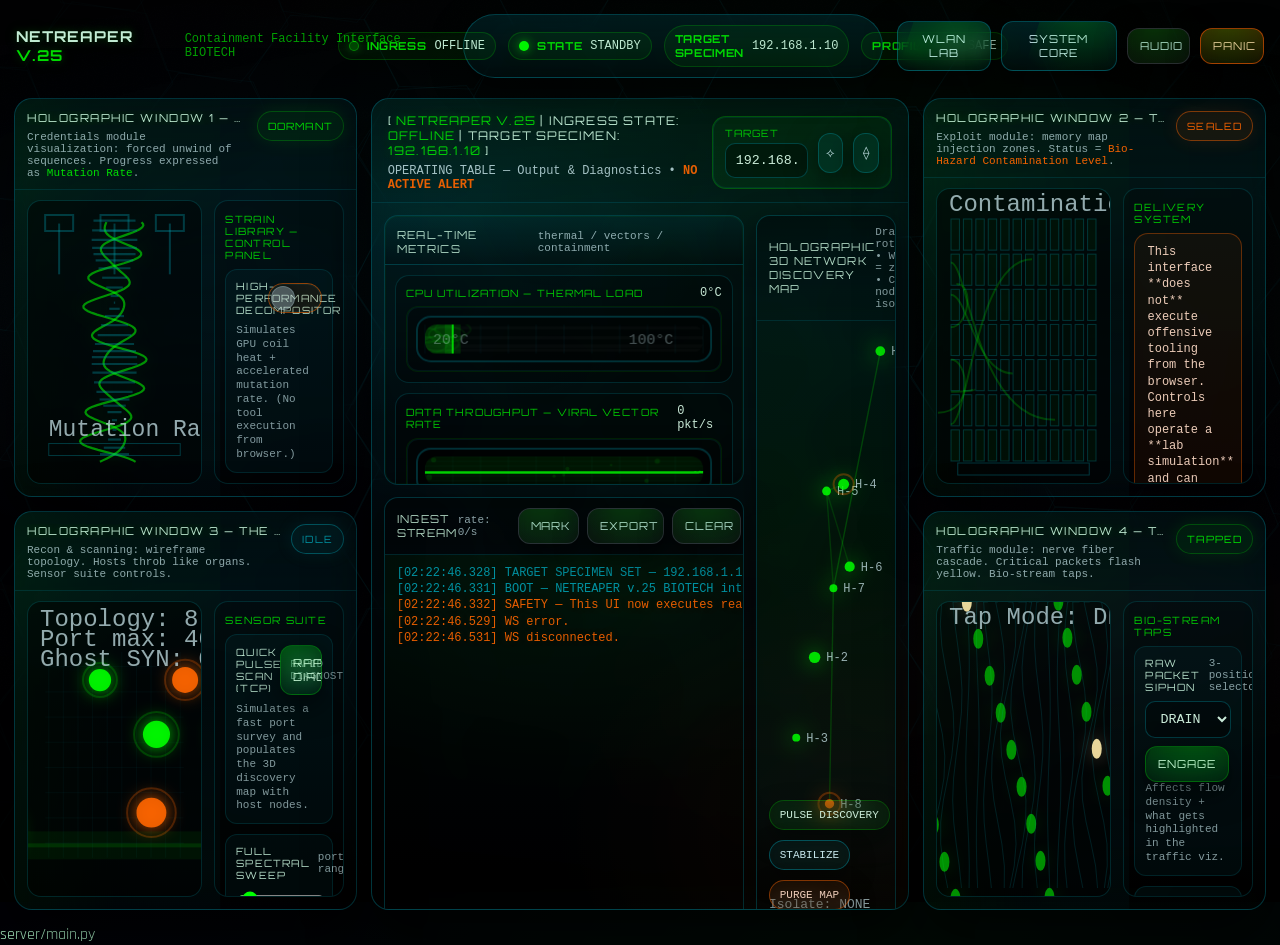
<file: gui/index.html>
<!doctype html>
<html lang="en">
<head>
  <meta charset="utf-8"/>
  <meta name="viewport" content="width=device-width,initial-scale=1"/>
  <meta name="color-scheme" content="dark"/>
  <title>NETREAPER v.25 — BIOTECH Containment Interface</title>

  <!-- Fonts (online). If offline, it falls back to system fonts. -->
  <link rel="preconnect" href="https://fonts.googleapis.com">
  <link rel="preconnect" href="https://fonts.gstatic.com" crossorigin>
  <link href="https://fonts.googleapis.com/css2?family=Orbitron:wght@500;700&family=Rajdhani:wght@400;600&display=swap" rel="stylesheet">

  <style>
    :root{
      --bg:#010105;
      --ink:#b6ffd1;
      --green:#00ff00;
      --greenDim: rgba(0,255,0,.55);
      --greenSoft: rgba(0,255,0,.15);
      --cyan:#0099AA;
      --cyanDim: rgba(0,153,170,.35);
      --orange:#ff6600;
      --orangeDim: rgba(255,102,0,.35);
      --steel: rgba(180,210,220,.18);
      --panel: rgba(2, 6, 10, .72);
      --panel2: rgba(0, 10, 16, .52);
      --glass: rgba(5, 25, 30, .22);
      --shadow: 0 22px 60px rgba(0,0,0,.65);
      --shadow2: 0 10px 30px rgba(0,0,0,.55);
      --line: rgba(0,153,170,.55);
      --line2: rgba(0,255,0,.32);
      --warn: rgba(255,102,0,.9);
      --radius: 18px;
      --radius2: 14px;
      --mono: ui-monospace, SFMono-Regular, Menlo, Monaco, Consolas, "Liberation Mono", "Courier New", monospace;
      --ui: "Rajdhani", system-ui, -apple-system, Segoe UI, Roboto, Ubuntu, Cantarell, "Helvetica Neue", Arial;
      --label: "Orbitron", system-ui, -apple-system, Segoe UI, Roboto, Ubuntu, Cantarell, "Helvetica Neue", Arial;
      --bloom: 0 0 10px rgba(0,255,0,.25), 0 0 26px rgba(0,255,0,.14);
    }

    *{box-sizing:border-box}
    html,body{height:100%}
    body{
      margin:0;
      background: radial-gradient(1200px 700px at 70% 10%, rgba(0,255,0,.04), transparent 60%),
                  radial-gradient(900px 500px at 15% 30%, rgba(0,153,170,.06), transparent 55%),
                  radial-gradient(900px 500px at 80% 80%, rgba(255,102,0,.04), transparent 55%),
                  var(--bg);
      color:var(--ink);
      font-family:var(--ui);
      overflow:hidden;
    }

    /* Substrate layers */
    #substrate{
      position:fixed; inset:0;
      pointer-events:none;
      z-index:0;
    }
    #substrate canvas{
      position:absolute; inset:0;
      width:100%; height:100%;
      opacity:.85;
      filter: saturate(110%) contrast(105%);
    }
    #substrate .vignette{
      position:absolute; inset:-2px;
      background:
        radial-gradient(1200px 800px at 50% 35%, transparent 35%, rgba(0,0,0,.55) 75%),
        radial-gradient(900px 600px at 15% 80%, rgba(0,0,0,.35), transparent 60%),
        linear-gradient(180deg, rgba(0,0,0,.55), transparent 30%, transparent 70%, rgba(0,0,0,.7));
      mix-blend-mode:multiply;
    }
    #substrate .scanlines{
      position:absolute; inset:0;
      background: repeating-linear-gradient(180deg, rgba(0,0,0,.0) 0px, rgba(0,0,0,.0) 2px, rgba(0,0,0,.12) 3px);
      opacity:.24;
      mix-blend-mode:overlay;
    }
    #substrate .noise{
      position:absolute; inset:0;
      background-image:url('data:image/svg+xml;utf8,<svg xmlns="http://www.w3.org/2000/svg" width="160" height="160"><filter id="n"><feTurbulence type="fractalNoise" baseFrequency="0.9" numOctaves="2" stitchTiles="stitch"/></filter><rect width="160" height="160" filter="url(%23n)" opacity="0.22"/></svg>');
      opacity:.08;
      mix-blend-mode:screen;
      filter: contrast(110%);
      animation: noiseShift 6s linear infinite;
    }
    @keyframes noiseShift { 0%{transform:translate(0,0)} 100%{transform:translate(60px,-40px)} }

    /* Top bar */
    .topbar{
      position:relative;
      z-index:5;
      display:flex;
      align-items:center;
      justify-content:space-between;
      gap:14px;
      padding:14px 16px 10px 16px;
    }
    .brand{
      display:flex; align-items:baseline; gap:12px;
      min-width:260px;
    }
    .brand .title{
      font-family:var(--label);
      font-weight:700;
      letter-spacing:.09em;
      text-transform:uppercase;
      font-size:15px;
      color:rgba(210,255,230,.92);
      text-shadow: var(--bloom);
    }
    .brand .sub{
      font-family:var(--mono);
      font-size:12px;
      color:rgba(0,255,0,.65);
      opacity:.95;
    }
    .statusline{
      flex:1;
      display:flex;
      align-items:center;
      justify-content:center;
      gap:12px;
      padding:10px 12px;
      background: linear-gradient(180deg, rgba(0,153,170,.15), rgba(0,153,170,.06));
      border:1px solid rgba(0,153,170,.35);
      border-radius: 999px;
      box-shadow: var(--shadow2);
      backdrop-filter: blur(10px);
      min-width: 420px;
      max-width: 900px;
    }
    .pill{
      display:inline-flex;
      align-items:center;
      gap:8px;
      padding:6px 10px;
      border-radius: 999px;
      border:1px solid rgba(0,255,0,.18);
      background: rgba(0,255,0,.06);
      font-family:var(--mono);
      font-size:12px;
      color:rgba(210,255,230,.9);
    }
    .pill b{
      font-family:var(--label);
      letter-spacing:.06em;
      font-size:11px;
      color:rgba(0,255,0,.82);
      font-weight:700;
    }
    .led{
      width:10px; height:10px;
      border-radius: 999px;
      background: rgba(0,255,0,.22);
      box-shadow: 0 0 8px rgba(0,255,0,.25);
      border:1px solid rgba(0,255,0,.35);
      position:relative;
    }
    .led.on{
      background: rgba(0,255,0,.95);
      box-shadow: 0 0 10px rgba(0,255,0,.55), 0 0 26px rgba(0,255,0,.22);
    }
    .led.warn{
      background: rgba(255,102,0,.85);
      box-shadow: 0 0 10px rgba(255,102,0,.45), 0 0 22px rgba(255,102,0,.2);
      border-color: rgba(255,102,0,.65);
    }

    .controlsRight{
      display:flex;
      align-items:center;
      justify-content:flex-end;
      gap:10px;
      min-width:260px;
    }

    .btn{
      appearance:none;
      border:none;
      cursor:pointer;
      user-select:none;
      background: linear-gradient(180deg, rgba(0,255,0,.12), rgba(0,255,0,.05));
      border:1px solid rgba(0,255,0,.28);
      color:rgba(220,255,235,.92);
      border-radius: 12px;
      padding:10px 12px;
      font-family:var(--label);
      text-transform:uppercase;
      letter-spacing:.09em;
      font-size:11px;
      box-shadow: var(--shadow2);
      backdrop-filter: blur(10px);
      position:relative;
      overflow:hidden;
    }
    .btn:before{
      content:"";
      position:absolute; inset:-40px -40px auto auto;
      width:120px; height:120px;
      background: radial-gradient(circle at 30% 30%, rgba(0,255,0,.22), transparent 60%);
      transform: rotate(18deg);
      opacity:.8;
    }
    .btn:hover{ transform: translateY(-1px); }
    .btn:active{ transform: translateY(0px); }
    .btn.secondary{
      background: linear-gradient(180deg, rgba(0,153,170,.18), rgba(0,153,170,.06));
      border-color: rgba(0,153,170,.42);
      color:rgba(215,250,255,.9);
    }
    .btn.danger{
      background: linear-gradient(180deg, rgba(255,102,0,.22), rgba(255,102,0,.08));
      border-color: rgba(255,102,0,.55);
      color:rgba(255,200,170,.95);
    }
    .btn.ghost{
      background: rgba(255,255,255,.03);
      border-color: rgba(180,210,220,.18);
      color:rgba(210,240,245,.85);
    }

    /* Main layout */
    .grid{
      position:relative;
      z-index:4;
      height: calc(100% - 64px);
      display:grid;
      grid-template-columns: 1.05fr 1.65fr 1.05fr;
      grid-template-rows: 1fr 1fr;
      gap:14px;
      padding: 10px 14px 14px 14px;
    }

    /* Central operating table spans both rows */
    .central{
      grid-column:2;
      grid-row:1 / span 2;
      border-radius: var(--radius);
      background: linear-gradient(180deg, rgba(0,153,170,.12), rgba(0,0,0,.22));
      border:1px solid rgba(0,153,170,.35);
      box-shadow: var(--shadow);
      backdrop-filter: blur(12px);
      position:relative;
      overflow:hidden;
    }

    .central:after{
      content:"";
      position:absolute; inset:0;
      background:
        radial-gradient(900px 500px at 50% -10%, rgba(0,255,0,.12), transparent 55%),
        radial-gradient(500px 400px at 10% 10%, rgba(0,153,170,.15), transparent 60%),
        radial-gradient(500px 400px at 90% 90%, rgba(255,102,0,.08), transparent 60%);
      opacity:.65;
      pointer-events:none;
      mix-blend-mode:screen;
    }

    .centralHeader{
      position:relative;
      z-index:2;
      display:flex;
      align-items:center;
      justify-content:space-between;
      padding: 14px 16px 10px 16px;
      border-bottom: 1px solid rgba(0,153,170,.25);
      background: linear-gradient(180deg, rgba(0,0,0,.35), rgba(0,0,0,.05));
    }
    .centralHeader .h{
      display:flex; flex-direction:column; gap:6px;
    }
    .centralHeader .h .line1{
      font-family:var(--label);
      letter-spacing:.10em;
      text-transform:uppercase;
      font-size:12px;
      color:rgba(210,255,230,.88);
    }
    .centralHeader .h .line1 span{
      color:rgba(0,255,0,.78);
      text-shadow: var(--bloom);
    }
    .centralHeader .h .line2{
      font-family:var(--mono);
      font-size:12px;
      color:rgba(210,240,245,.78);
    }
    .centralHeader .h .line2 b{
      color:rgba(255,102,0,.9);
      font-weight:700;
    }
    .targetBox{
      display:flex;
      align-items:center;
      gap:10px;
      padding: 10px 12px;
      border-radius: 14px;
      border:1px solid rgba(0,255,0,.22);
      background: rgba(0,255,0,.06);
      box-shadow: 0 0 0 1px rgba(0,153,170,.12) inset;
    }
    .targetBox label{
      font-family:var(--label);
      font-size:10px;
      letter-spacing:.11em;
      text-transform:uppercase;
      color:rgba(0,255,0,.75);
    }
    .targetBox input{
      width: 190px;
      padding: 9px 10px;
      border-radius: 10px;
      border:1px solid rgba(0,153,170,.35);
      background: rgba(0,0,0,.35);
      color: rgba(220,255,235,.92);
      font-family:var(--mono);
      outline:none;
    }
    .targetBox input:focus{
      border-color: rgba(0,255,0,.35);
      box-shadow: 0 0 0 3px rgba(0,255,0,.12);
    }
    .smallIconBtn{
      width:40px; height:40px;
      border-radius: 12px;
      border:1px solid rgba(0,153,170,.35);
      background: rgba(0,153,170,.10);
      color:rgba(210,240,245,.88);
      cursor:pointer;
      display:grid; place-items:center;
      box-shadow: var(--shadow2);
    }
    .smallIconBtn:hover{ transform: translateY(-1px); }
    .smallIconBtn:active{ transform: translateY(0px); }

    /* Central split: metrics + terminal + map */
    .centralBody{
      position:relative;
      z-index:2;
      height: calc(100% - 78px);
      display:grid;
      grid-template-columns: 360px 1fr;
      grid-template-rows: 270px 1fr;
      gap:12px;
      padding: 12px;
    }

    .metrics{
      grid-column:1;
      grid-row:1;
      border-radius: var(--radius2);
      background: rgba(0,0,0,.26);
      border:1px solid rgba(0,153,170,.30);
      box-shadow: 0 0 0 1px rgba(0,255,0,.05) inset;
      overflow:hidden;
      position:relative;
    }
    .metricsHeader{
      padding: 12px 12px 8px 12px;
      display:flex;
      align-items:center;
      justify-content:space-between;
      border-bottom: 1px solid rgba(0,153,170,.22);
      background: linear-gradient(180deg, rgba(0,153,170,.10), rgba(0,0,0,.12));
    }
    .metricsHeader .t{
      font-family:var(--label);
      font-size:11px;
      letter-spacing:.12em;
      text-transform:uppercase;
      color:rgba(210,255,230,.82);
    }
    .metricsHeader .sub{
      font-family:var(--mono);
      font-size:11px;
      color:rgba(210,240,245,.68);
    }
    .metricsGrid{
      padding: 10px;
      display:grid;
      grid-template-columns: 1fr;
      gap:10px;
    }
    .gaugeCard{
      border-radius: 14px;
      border:1px solid rgba(0,153,170,.22);
      background: linear-gradient(180deg, rgba(0,0,0,.22), rgba(0,0,0,.35));
      padding:10px;
      position:relative;
      overflow:hidden;
    }
    .gaugeCard .label{
      display:flex; align-items:center; justify-content:space-between;
      gap:12px;
      margin-bottom:6px;
    }
    .gaugeCard .label .name{
      font-family:var(--label);
      font-size:10px;
      letter-spacing:.11em;
      text-transform:uppercase;
      color:rgba(0,255,0,.78);
    }
    .gaugeCard .label .value{
      font-family:var(--mono);
      font-size:12px;
      color:rgba(220,255,235,.9);
    }
    .gaugeCard canvas{
      width:100%; height:66px;
      display:block;
      border-radius: 12px;
      background: rgba(0,0,0,.22);
      border:1px solid rgba(0,255,0,.10);
      box-shadow: 0 0 0 1px rgba(0,153,170,.10) inset;
    }

    .terminal{
      grid-column:1;
      grid-row:2;
      border-radius: var(--radius2);
      background: rgba(0,0,0,.28);
      border:1px solid rgba(0,153,170,.30);
      box-shadow: var(--shadow2);
      overflow:hidden;
      display:flex;
      flex-direction:column;
      min-height: 0;
    }
    .terminalHeader{
      padding: 10px 12px;
      display:flex;
      align-items:center;
      justify-content:space-between;
      border-bottom: 1px solid rgba(0,153,170,.22);
      background: linear-gradient(180deg, rgba(0,0,0,.25), rgba(0,0,0,.05));
    }
    .terminalHeader .t{
      font-family:var(--label);
      font-size:11px;
      letter-spacing:.12em;
      text-transform:uppercase;
      color:rgba(210,255,230,.82);
    }
    .terminalHeader .bar{
      display:flex; gap:8px; align-items:center;
    }
    .terminalHeader .bar .mini{
      font-family:var(--mono);
      font-size:11px;
      color:rgba(210,240,245,.70);
      opacity:.95;
    }
    .terminalBody{
      flex:1;
      min-height:0;
      padding: 10px 12px;
      font-family: var(--mono);
      font-size: 12px;
      line-height: 1.35;
      color: rgba(0,255,0,.86);
      text-shadow: 0 0 10px rgba(0,255,0,.12);
      overflow:auto;
      background: radial-gradient(700px 400px at 50% 0%, rgba(0,255,0,.06), transparent 60%);
    }
    .terminalBody .line{ white-space:pre; }
    .terminalBody .muted{ color: rgba(0,255,0,.52); }
    .terminalBody .warn{ color: rgba(255,102,0,.90); text-shadow: 0 0 12px rgba(255,102,0,.16);}
    .terminalBody .cyan{ color: rgba(0,153,170,.95); text-shadow:none; }
    .terminalBody .yellow{ color: rgba(255,235,170,.90); }

    .map{
      grid-column:2;
      grid-row:1 / span 2;
      border-radius: var(--radius2);
      background: rgba(0,0,0,.26);
      border:1px solid rgba(0,153,170,.30);
      box-shadow: var(--shadow2);
      overflow:hidden;
      position:relative;
      min-height:0;
    }
    .mapHeader{
      position:absolute; left:0; right:0; top:0;
      padding: 10px 12px;
      display:flex;
      align-items:center;
      justify-content:space-between;
      border-bottom: 1px solid rgba(0,153,170,.22);
      background: linear-gradient(180deg, rgba(0,0,0,.35), rgba(0,0,0,.05));
      z-index:3;
    }
    .mapHeader .t{
      font-family:var(--label);
      font-size:11px;
      letter-spacing:.12em;
      text-transform:uppercase;
      color:rgba(210,255,230,.82);
    }
    .mapHeader .hint{
      font-family:var(--mono);
      font-size:11px;
      color:rgba(210,240,245,.66);
    }
    .map canvas{
      position:absolute; inset:0;
      width:100%; height:100%;
    }
    .mapOverlay{
      position:absolute; left:12px; bottom:12px;
      display:flex; gap:10px; flex-wrap:wrap;
      z-index:4;
      pointer-events:auto;
    }
    .chip{
      display:inline-flex; align-items:center; gap:8px;
      padding: 8px 10px;
      border-radius: 999px;
      border:1px solid rgba(0,255,0,.22);
      background: rgba(0,255,0,.06);
      font-family:var(--mono);
      font-size:11px;
      color:rgba(220,255,235,.92);
      cursor:pointer;
      user-select:none;
      box-shadow: 0 10px 26px rgba(0,0,0,.4);
      backdrop-filter: blur(10px);
    }
    .chip:hover{ transform: translateY(-1px); }
    .chip:active{ transform: translateY(0); }
    .chip.orange{
      border-color: rgba(255,102,0,.45);
      background: rgba(255,102,0,.08);
      color: rgba(255,220,200,.92);
    }
    .chip.cyan{
      border-color: rgba(0,153,170,.45);
      background: rgba(0,153,170,.08);
      color: rgba(215,250,255,.92);
    }

    /* Holographic windows */
    .holo{
      border-radius: var(--radius);
      background: linear-gradient(180deg, rgba(0,153,170,.12), rgba(0,0,0,.24));
      border:1px solid rgba(0,153,170,.32);
      box-shadow: var(--shadow);
      backdrop-filter: blur(12px);
      position:relative;
      overflow:hidden;
      min-height:0;
      display:flex;
      flex-direction:column;
    }
    .holo:before{
      content:"";
      position:absolute; inset:-2px;
      background:
        linear-gradient(90deg, transparent 0%, rgba(0,255,0,.08) 35%, transparent 70%),
        radial-gradient(500px 200px at 30% 10%, rgba(0,255,0,.10), transparent 70%),
        radial-gradient(400px 240px at 90% 90%, rgba(0,153,170,.10), transparent 70%);
      opacity:.45;
      transform: translateX(-40%);
      animation: holoSweep 8s ease-in-out infinite;
      pointer-events:none;
      mix-blend-mode:screen;
    }
    @keyframes holoSweep{
      0%{transform: translateX(-55%)}
      50%{transform: translateX(0%)}
      100%{transform: translateX(-55%)}
    }

    .holoHeader{
      position:relative;
      z-index:2;
      padding: 12px 12px 10px 12px;
      border-bottom: 1px solid rgba(0,153,170,.22);
      display:flex;
      align-items:flex-start;
      justify-content:space-between;
      gap:10px;
      background: linear-gradient(180deg, rgba(0,0,0,.30), rgba(0,0,0,.05));
    }
    .holoHeader .left{
      display:flex; flex-direction:column; gap:6px;
      min-width:0;
    }
    .holoHeader .name{
      font-family:var(--label);
      font-size:11px;
      letter-spacing:.14em;
      text-transform:uppercase;
      color:rgba(210,255,230,.88);
      text-shadow: var(--bloom);
      white-space:nowrap;
      overflow:hidden;
      text-overflow:ellipsis;
    }
    .holoHeader .desc{
      font-family:var(--mono);
      font-size:11px;
      color:rgba(210,240,245,.68);
      max-width: 95%;
    }
    .holoHeader .badge{
      font-family:var(--label);
      font-size:10px;
      letter-spacing:.11em;
      text-transform:uppercase;
      padding: 8px 10px;
      border-radius: 999px;
      border:1px solid rgba(0,255,0,.22);
      background: rgba(0,255,0,.06);
      color:rgba(0,255,0,.85);
      box-shadow: 0 0 18px rgba(0,255,0,.10);
      user-select:none;
      white-space:nowrap;
    }
    .holoHeader .badge.orange{
      border-color: rgba(255,102,0,.45);
      background: rgba(255,102,0,.08);
      color: rgba(255,102,0,.95);
      box-shadow: 0 0 18px rgba(255,102,0,.10);
    }
    .holoHeader .badge.cyan{
      border-color: rgba(0,153,170,.45);
      background: rgba(0,153,170,.08);
      color: rgba(0,153,170,.95);
      box-shadow: 0 0 18px rgba(0,153,170,.10);
    }

    .holoBody{
      position:relative;
      z-index:2;
      padding: 10px 12px 12px 12px;
      display:grid;
      grid-template-columns: 1.15fr .85fr;
      gap: 12px;
      min-height:0;
      overflow:hidden;
    }

    .viz{
      border-radius: 14px;
      border:1px solid rgba(0,153,170,.22);
      background: rgba(0,0,0,.22);
      overflow:hidden;
      position:relative;
      min-height: 180px;
    }
    .viz canvas{
      width:100%;
      height:100%;
      display:block;
    }
    .panel{
      border-radius: 14px;
      border:1px solid rgba(0,153,170,.22);
      background: rgba(0,0,0,.22);
      overflow:auto;
      min-height:0;
      padding: 10px;
    }
    .panel .sectionTitle{
      font-family:var(--label);
      font-size:10px;
      letter-spacing:.14em;
      text-transform:uppercase;
      color:rgba(0,255,0,.78);
      margin: 2px 0 8px 0;
    }

    .ctrl{
      border:1px solid rgba(0,153,170,.18);
      background: rgba(0,153,170,.06);
      border-radius: 12px;
      padding: 10px;
      margin-bottom:10px;
    }
    .ctrl .row{
      display:flex; align-items:center; justify-content:space-between;
      gap:10px;
      margin-bottom:8px;
    }
    .ctrl .row:last-child{ margin-bottom:0; }
    .ctrl .label{
      font-family:var(--label);
      text-transform:uppercase;
      letter-spacing:.12em;
      font-size:10px;
      color:rgba(210,255,230,.86);
      display:flex; align-items:center; gap:8px;
      min-width: 0;
    }
    .ctrl .label small{
      font-family:var(--mono);
      letter-spacing:0;
      text-transform:none;
      font-size:11px;
      color:rgba(210,240,245,.68);
      opacity:.95;
    }
    .ctrl .hint{
      font-family:var(--mono);
      font-size:11px;
      color:rgba(210,240,245,.62);
      line-height:1.25;
    }

    .toggle{
      display:inline-flex; align-items:center; gap:10px;
      user-select:none;
    }
    .switch{
      width: 54px; height: 30px;
      border-radius: 999px;
      border:1px solid rgba(0,255,0,.22);
      background: rgba(0,255,0,.06);
      position:relative;
      cursor:pointer;
      box-shadow: 0 0 0 1px rgba(0,153,170,.10) inset;
    }
    .switch .knob{
      width: 24px; height: 24px;
      border-radius: 999px;
      position:absolute; top:2px; left:2px;
      background: rgba(180,210,220,.35);
      border:1px solid rgba(180,210,220,.25);
      box-shadow: 0 0 12px rgba(0,0,0,.45);
      transition: transform .22s ease, background .22s ease, border-color .22s ease, box-shadow .22s ease;
    }
    .switch.on{
      border-color: rgba(0,255,0,.45);
      background: rgba(0,255,0,.10);
    }
    .switch.on .knob{
      transform: translateX(24px);
      background: rgba(0,255,0,.72);
      border-color: rgba(0,255,0,.35);
      box-shadow: 0 0 16px rgba(0,255,0,.20), 0 0 40px rgba(0,255,0,.12);
    }
    .switch.warn{
      border-color: rgba(255,102,0,.55);
      background: rgba(255,102,0,.08);
    }
    .switch.warn.on .knob{
      background: rgba(255,102,0,.85);
      border-color: rgba(255,102,0,.45);
      box-shadow: 0 0 18px rgba(255,102,0,.20), 0 0 44px rgba(255,102,0,.10);
    }

    .dialRow{
      display:grid;
      grid-template-columns: 1fr 1fr;
      gap:10px;
    }
    select, input[type="text"], input[type="number"], textarea{
      width:100%;
      padding: 9px 10px;
      border-radius: 10px;
      border:1px solid rgba(0,153,170,.35);
      background: rgba(0,0,0,.35);
      color: rgba(220,255,235,.92);
      font-family:var(--mono);
      outline:none;
    }
    textarea{ min-height: 120px; resize: vertical; }
    select:focus, input:focus, textarea:focus{
      border-color: rgba(0,255,0,.35);
      box-shadow: 0 0 0 3px rgba(0,255,0,.12);
    }
    .range{
      width:100%;
    }
    input[type="range"]{
      width:100%;
      accent-color: var(--green);
    }

    .btnRow{
      display:flex;
      flex-wrap:wrap;
      gap:10px;
      margin-top: 8px;
    }

    .microInset{
      border-radius: 12px;
      border:1px solid rgba(0,153,170,.22);
      background: rgba(0,0,0,.22);
      overflow:hidden;
      margin-top:10px;
    }
    .microInset .microHead{
      padding: 8px 10px;
      border-bottom:1px solid rgba(0,153,170,.18);
      display:flex;
      align-items:center;
      justify-content:space-between;
      background: rgba(0,0,0,.18);
    }
    .microInset .microHead .tt{
      font-family:var(--label);
      font-size:10px;
      letter-spacing:.12em;
      text-transform:uppercase;
      color:rgba(210,255,230,.82);
    }
    .microInset .microBody{
      padding:10px;
      font-family:var(--mono);
      font-size:11px;
      color:rgba(0,255,0,.75);
      max-height:110px;
      overflow:auto;
    }

    /* Positions for 6 windows */
    #w1{ grid-column:1; grid-row:1; }
    #w3{ grid-column:1; grid-row:2; }
    #w2{ grid-column:3; grid-row:1; }
    #w4{ grid-column:3; grid-row:2; }

    /* Footer / overlay */
    .toastWrap{
      position:fixed; left:14px; right:14px; bottom:12px;
      z-index:9;
      display:flex;
      justify-content:space-between;
      align-items:flex-end;
      gap:12px;
      pointer-events:none;
    }
    .toast{
      pointer-events:auto;
      max-width: 520px;
      border-radius: 14px;
      border:1px solid rgba(0,255,0,.22);
      background: rgba(0,0,0,.55);
      backdrop-filter: blur(10px);
      box-shadow: var(--shadow);
      padding: 10px 12px;
      display:none;
      animation: toastIn .25s ease-out both;
    }
    .toast.show{ display:block; }
    @keyframes toastIn{
      from{ transform: translateY(10px); opacity:0 }
      to{ transform: translateY(0px); opacity:1 }
    }
    .toast .t{
      font-family:var(--label);
      font-size:10px;
      letter-spacing:.12em;
      text-transform:uppercase;
      color:rgba(0,255,0,.82);
      margin-bottom: 6px;
    }
    .toast .msg{
      font-family:var(--mono);
      font-size:12px;
      color:rgba(220,255,235,.9);
      line-height:1.35;
    }
    .toast.orange{
      border-color: rgba(255,102,0,.45);
    }
    .toast.orange .t{ color: rgba(255,102,0,.95); }

    /* Modal */
    .modalBack{
      position:fixed; inset:0;
      background: rgba(0,0,0,.58);
      z-index:10;
      display:none;
      align-items:center;
      justify-content:center;
      padding:14px;
    }
    .modalBack.show{ display:flex; }
    .modal{
      width:min(980px, 100%);
      max-height: 92vh;
      border-radius: 18px;
      border:1px solid rgba(0,153,170,.45);
      background: rgba(0,0,0,.68);
      backdrop-filter: blur(14px);
      box-shadow: var(--shadow);
      overflow:hidden;
      display:flex;
      flex-direction:column;
    }
    .modalHead{
      padding: 12px 12px;
      display:flex;
      align-items:center;
      justify-content:space-between;
      gap:12px;
      border-bottom:1px solid rgba(0,153,170,.22);
      background: linear-gradient(180deg, rgba(0,153,170,.12), rgba(0,0,0,.18));
    }
    .modalHead .t{
      font-family:var(--label);
      font-size:11px;
      letter-spacing:.14em;
      text-transform:uppercase;
      color:rgba(210,255,230,.88);
    }
    .modalBody{
      padding: 12px;
      overflow:auto;
      display:grid;
      grid-template-columns: 1fr 1fr;
      gap:12px;
      min-height:0;
    }
    .modal .full{
      grid-column: 1 / -1;
    }
    .note{
      border-radius: 14px;
      border:1px solid rgba(255,102,0,.35);
      background: rgba(255,102,0,.06);
      padding: 10px 12px;
      color: rgba(255,220,200,.92);
      font-family:var(--mono);
      font-size:12px;
      line-height:1.35;
    }
    .kbd{
      padding: 2px 6px;
      border-radius: 8px;
      border:1px solid rgba(180,210,220,.18);
      background: rgba(255,255,255,.03);
      font-family: var(--mono);
      font-size:11px;
      color: rgba(215,250,255,.85);
      white-space:nowrap;
    }

    /* Window 5 & 6 live as modal "holograms" (to keep layout clean) */
    .legendRow{
      display:flex; gap:10px; flex-wrap:wrap;
      margin-top: 10px;
    }

    /* Scrollbars */
    ::-webkit-scrollbar{ width: 10px; height: 10px; }
    ::-webkit-scrollbar-track{ background: rgba(0,0,0,.2); }
    ::-webkit-scrollbar-thumb{ background: rgba(0,153,170,.25); border:1px solid rgba(0,153,170,.25); border-radius: 999px; }
    ::-webkit-scrollbar-thumb:hover{ background: rgba(0,153,170,.35); }

    /* Reduce motion */
    @media (prefers-reduced-motion: reduce){
      *{ animation:none !important; transition:none !important; }
    }
  </style>
</head>

<body>
  <!-- Substrate (hex lattice + circuit flashes) -->
  <div id="substrate" aria-hidden="true">
    <canvas id="hexCanvas"></canvas>
    <canvas id="circuitCanvas"></canvas>
    <div class="scanlines"></div>
    <div class="noise"></div>
    <div class="vignette"></div>
  </div>

  <!-- Top bar -->
  <div class="topbar">
    <div class="brand">
      <div class="title">NETREAPER <span style="color:rgba(0,255,0,.85)">v.25</span></div>
      <div class="sub">Containment Facility Interface — BIOTECH</div>
    </div>

    <div class="statusline" role="status" aria-live="polite">
      <div class="pill"><span class="led" id="ledIngress"></span><b>INGRESS</b> <span id="ingressText">OFFLINE</span></div>
      <div class="pill"><span class="led on" id="ledState"></span><b>STATE</b> <span id="stateText">STANDBY</span></div>
      <div class="pill"><b>TARGET SPECIMEN</b> <span id="targetLabel">—</span></div>
      <div class="pill"><b>PROFILE</b> <span id="profileLabel">LAB_SAFE</span></div>
    </div>

    <div class="controlsRight">
      <button class="btn secondary" id="btnWLAN" title="Open WLAN Vector Manipulation (Window 5)">WLAN LAB</button>
      <button class="btn secondary" id="btnCore" title="Open System Core & Configuration (Window 6)">SYSTEM CORE</button>
      <button class="btn ghost" id="btnAudio" title="Toggle ambience audio">AUDIO</button>
      <button class="btn danger" id="btnPanic" title="Emergency stop (local UI + log purge option)">PANIC</button>
    </div>
  </div>

  <!-- Main grid -->
  <div class="grid">

    <!-- WINDOW 1: Genome Sequencer -->
    <section class="holo" id="w1">
      <div class="holoHeader">
        <div class="left">
          <div class="name">HOLOGRAPHIC WINDOW 1 — THE GENOME SEQUENCER</div>
          <div class="desc">Credentials module visualization: forced unwind of sequences. Progress expressed as <span style="color:rgba(0,255,0,.85)">Mutation Rate</span>.</div>
        </div>
        <div class="badge" id="badgeW1">DORMANT</div>
      </div>

      <div class="holoBody">
        <div class="viz">
          <canvas id="vizGenome"></canvas>
        </div>
        <div class="panel">
          <div class="sectionTitle">STRAIN LIBRARY — CONTROL PANEL</div>

          <div class="ctrl">
            <div class="row">
              <div class="label">High-Performance Decompositor <small>GPU-style breaker</small></div>
              <div class="toggle">
                <div class="switch warn" id="swHashcatGPU" role="switch" aria-checked="false" tabindex="0" title="Simulates GPU heat coils and mutation acceleration"></div>
              </div>
            </div>
            <div class="hint">Simulates GPU coil heat + accelerated mutation rate. (No tool execution from browser.)</div>
          </div>

          <div class="ctrl">
            <div class="row">
              <div class="label">Rule-Set Mutation Array <small>selector dial</small></div>
            </div>
            <select id="selHashcatRule">
              <option value="default">Strain: DEFAULT</option>
              <option value="t1000">Strain: T-1000</option>
              <option value="f14">Strain: F-14</option>
            </select>
            <div class="hint" style="margin-top:8px;">Controls visual "mutation turbulence" and expected effort estimates.</div>
          </div>

          <div class="ctrl">
            <div class="row">
              <div class="label">Manual Vector Configuration <small>RAW GENE STRING</small></div>
            </div>
            <input id="txtGeneString" type="text" placeholder="e.g. mode/mask/vector (lab note)"/>
            <div class="btnRow">
              <button class="btn" id="btnPrimeGene">PRIME VECTOR</button>
              <button class="btn secondary" id="btnClearGene">PURGE</button>
            </div>
            <div class="hint">Stores the string in the session and stamps it into the ingest stream.</div>
          </div>

          <div class="ctrl">
            <div class="row">
              <div class="label">CPU Decryptor <small>PROCESS-BASIC</small></div>
              <button class="btn" id="btnJohnBasic">PROCESS</button>
            </div>
            <div class="hint">Runs a local simulation job and updates Mutation Rate. Safe-mode only.</div>
          </div>

          <div class="ctrl">
            <div class="row">
              <div class="label">WLAN Protocol Dissection <small>channel/interface input</small></div>
            </div>
            <div class="dialRow">
              <input id="txtWlanChan" type="number" min="1" max="165" value="6" />
              <input id="txtWlanIface" type="text" value="wlan0" />
            </div>
            <div class="btnRow">
              <button class="btn secondary" id="btnJohnWifi">DISSECT</button>
            </div>
          </div>

          <div class="ctrl">
            <div class="row">
              <div class="label">Format Standardizer <small>RE-SEQUENCE lever</small></div>
              <button class="btn secondary" id="btnResequence">RE-SEQUENCE</button>
            </div>
            <div class="hint">Converts "sample" formats in the UI simulation and logs a normalized output block.</div>
          </div>

          <div class="ctrl">
            <div class="row">
              <div class="label">Protocol Credential Injection <small>Injector nozzle</small></div>
            </div>
            <div class="dialRow">
              <select id="selHydraProto">
                <option value="http">Protocol: HTTP</option>
                <option value="ftp">Protocol: FTP</option>
                <option value="rdp">Protocol: RDP</option>
                <option value="smtp">Protocol: SMTP</option>
              </select>
              <input id="numHydraSpeed" type="number" min="1" max="10000" value="120" />
            </div>
            <div class="btnRow">
              <button class="btn danger" id="btnInject">INJECT</button>
            </div>
            <div class="hint">Simulated pressure gauge affects "attempt speed" in the UI. No external execution.</div>
          </div>

          <div class="ctrl">
            <div class="row">
              <div class="label">Secure Shell Isolation <small>caged button</small></div>
              <div style="display:flex; gap:10px; align-items:center;">
                <button class="btn ghost" id="btnLiftCover">LIFT COVER</button>
                <button class="btn danger" id="btnSSH" disabled>ARM & FIRE</button>
              </div>
            </div>
            <div class="hint">Requires cover lift. Mimics "safety interlock" behavior.</div>
          </div>

          <div class="ctrl">
            <div class="row">
              <div class="label">Parallel Protocol Attack <small>concurrency selector</small></div>
            </div>
            <input id="rngMedusa" type="range" min="1" max="8" step="1" value="2">
            <div class="row" style="margin-top:8px;">
              <div class="hint">Concurrent protocols: <span id="medusaVal" class="cyan" style="font-family:var(--mono);">2x</span></div>
              <button class="btn secondary" id="btnMedusa">APPLY</button>
            </div>
          </div>

          <div class="ctrl">
            <div class="row">
              <div class="label">Domain Hash Harvest <small>Secretsdump siphon</small></div>
              <button class="btn" id="btnSiphon">SIPHON</button>
            </div>
            <div class="hint">Generates a simulated "drain" animation + sample extraction results to the console stream.</div>
          </div>
        </div>
      </div>
    </section>

    <!-- WINDOW 3: Organ Mapping Array -->
    <section class="holo" id="w3">
      <div class="holoHeader">
        <div class="left">
          <div class="name">HOLOGRAPHIC WINDOW 3 — THE ORGAN MAPPING ARRAY</div>
          <div class="desc">Recon & scanning: wireframe topology. Hosts throb like organs. Sensor suite controls.</div>
        </div>
        <div class="badge cyan" id="badgeW3">IDLE</div>
      </div>

      <div class="holoBody">
        <div class="viz">
          <canvas id="vizRecon"></canvas>
        </div>
        <div class="panel">
          <div class="sectionTitle">SENSOR SUITE</div>

          <div class="ctrl">
            <div class="row">
              <div class="label">Quick Pulse Scan (TCP) <small>RAPID DIAGNOSTIC</small></div>
              <button class="btn" id="btnQuickScan">RAPID DIAGNOSTIC</button>
            </div>
            <div class="hint">Simulates a fast port survey and populates the 3D discovery map with host nodes.</div>
          </div>

          <div class="ctrl">
            <div class="row">
              <div class="label">Full Spectral Sweep <small>port range</small></div>
            </div>
            <input id="rngPortRange" type="range" min="1024" max="65535" step="1023" value="4096">
            <div class="row" style="margin-top:8px;">
              <div class="hint">Max port: <span id="portRangeVal" class="cyan" style="font-family:var(--mono);">4096</span></div>
              <button class="btn secondary" id="btnFullScan">SPECTRAL SWEEP</button>
            </div>
          </div>

          <div class="ctrl">
            <div class="row">
              <div class="label">SYN Evasion Protocol <small>Ghost toggle</small></div>
              <div class="switch" id="swSynGhost" role="switch" aria-checked="false" tabindex="0" title="Affects stealth visuals + scan time"></div>
            </div>
            <div class="hint">When active, scan beams go cyan-blue and results trickle slower (stealth simulation).</div>
          </div>

          <div class="ctrl">
            <div class="row">
              <div class="label">UDP Protocol Analysis <small>fluid analyzer</small></div>
              <button class="btn secondary" id="btnUdp">ANALYZE</button>
            </div>
            <div class="hint">Creates opaque "fluid" packets in the recon visualization and flags uncertain services.</div>
          </div>

          <div class="ctrl">
            <div class="row">
              <div class="label">Service / OS Fingerprinting <small>dual reagent dials</small></div>
            </div>
            <div class="dialRow">
              <input id="rngSvc" type="range" min="0" max="100" value="60"/>
              <input id="rngOs" type="range" min="0" max="100" value="55"/>
            </div>
            <div class="row" style="margin-top:8px;">
              <div class="hint">Reagent 1 (SERVICE): <span id="svcVal" class="cyan" style="font-family:var(--mono);">60</span> — Reagent 2 (OS): <span id="osVal" class="cyan" style="font-family:var(--mono);">55</span></div>
              <button class="btn" id="btnFingerprint">FINGERPRINT</button>
            </div>
          </div>

          <div class="ctrl">
            <div class="row">
              <div class="label">Hyperspeed Host Discovery <small>velocity injector</small></div>
              <button class="btn danger" id="btnMass">VELOCITY INJECT</button>
            </div>
            <div class="hint">Rapidly populates the discovery map with many nodes (lab simulation).</div>
          </div>

          <div class="ctrl">
            <div class="row">
              <div class="label">DNS Zone Extraction <small>root excavator</small></div>
              <button class="btn secondary" id="btnDNS">EXCAVATE</button>
            </div>
            <div class="hint">Fills a segmented bar in the viz and prints enumerated subdomain-like artifacts (synthetic).</div>
          </div>

          <div class="ctrl">
            <div class="row">
              <div class="label">TLS/SSL Cipher Suite Check <small>decipher wheel</small></div>
              <button class="btn secondary" id="btnTLS">DECIPHER</button>
            </div>
            <div class="hint">Rotating cipher wheel visualization + sample cipher audit output (non-invasive).</div>
          </div>

          <div class="ctrl">
            <div class="row">
              <div class="label">Directory Services Enumeration <small>extractor tray</small></div>
              <button class="btn" id="btnDirEnum">EXTRACT</button>
            </div>
            <div class="hint">Simulates directory "tray pull" extraction and adds cluster nodes to the map.</div>
          </div>

        </div>
      </div>
    </section>

    <!-- CENTRAL: Operating Table -->
    <section class="central" aria-label="Operating Table Central Console">
      <div class="centralHeader">
        <div class="h">
          <div class="line1">[ <span>NETREAPER v.25</span> | INGRESS STATE: <span id="ingressHeader">OFFLINE</span> | TARGET SPECIMEN: <span id="activeTarget">—</span> ]</div>
          <div class="line2">OPERATING TABLE — Output & Diagnostics • <b id="alertHeader">NO ACTIVE ALERT</b></div>
        </div>

        <div style="display:flex; gap:10px; align-items:center;">
          <div class="targetBox">
            <div style="display:flex; flex-direction:column; gap:4px;">
              <label for="targetInput">TARGET</label>
              <input id="targetInput" type="text" placeholder="e.g. 192.168.1.10" value="192.168.1.10"/>
            </div>
            <button class="smallIconBtn" id="btnArm" title="Arm ingress & begin ingest stream">⟡</button>
            <button class="smallIconBtn" id="btnDisarm" title="Disarm ingress & halt ingest">⟠</button>
          </div>
        </div>
      </div>

      <div class="centralBody">
        <div class="metrics">
          <div class="metricsHeader">
            <div class="t">REAL-TIME METRICS</div>
            <div class="sub">thermal / vectors / containment</div>
          </div>
          <div class="metricsGrid">
            <div class="gaugeCard">
              <div class="label">
                <div class="name">CPU Utilization — Thermal Load</div>
                <div class="value"><span id="cpuVal">0</span>°C</div>
              </div>
              <canvas id="gaugeThermal" width="640" height="132"></canvas>
            </div>
            <div class="gaugeCard">
              <div class="label">
                <div class="name">Data Throughput — Viral Vector Rate</div>
                <div class="value"><span id="vvVal">0</span> pkt/s</div>
              </div>
              <canvas id="gaugeEKG" width="640" height="132"></canvas>
            </div>
            <div class="gaugeCard">
              <div class="label">
                <div class="name">Packet Buffer — Spill Containment</div>
                <div class="value"><span id="bufVal">0</span>%</div>
              </div>
              <canvas id="gaugeCyl" width="640" height="132"></canvas>
            </div>
          </div>
        </div>

        <div class="terminal">
          <div class="terminalHeader">
            <div class="t">INGEST STREAM</div>
            <div class="bar">
              <div class="mini">rate: <span id="ingestRate">0</span>/s</div>
              <button class="btn ghost" id="btnMark">MARK</button>
              <button class="btn ghost" id="btnExport">EXPORT</button>
              <button class="btn ghost" id="btnClearConsole">CLEAR</button>
            </div>
          </div>
          <div class="terminalBody" id="terminalBody" tabindex="0" aria-label="Terminal output">
            <!-- lines injected by JS -->
          </div>
        </div>

        <div class="map">
          <div class="mapHeader">
            <div class="t">HOLOGRAPHIC 3D NETWORK DISCOVERY MAP</div>
            <div class="hint">Drag = rotate • Wheel = zoom • Click node = isolate</div>
          </div>
          <canvas id="map3d"></canvas>
          <div class="mapOverlay">
            <div class="chip" id="chipPulse">PULSE DISCOVERY</div>
            <div class="chip cyan" id="chipStabilize">STABILIZE</div>
            <div class="chip orange" id="chipPurgeMap">PURGE MAP</div>
          </div>
        </div>
      </div>
    </section>

    <!-- WINDOW 2: Pathogen Injector -->
    <section class="holo" id="w2">
      <div class="holoHeader">
        <div class="left">
          <div class="name">HOLOGRAPHIC WINDOW 2 — THE PATHOGEN INJECTOR</div>
          <div class="desc">Exploit module: memory map injection zones. Status = <span style="color:rgba(255,102,0,.95)">Bio-Hazard Contamination Level</span>.</div>
        </div>
        <div class="badge orange" id="badgeW2">SEALED</div>
      </div>

      <div class="holoBody">
        <div class="viz">
          <canvas id="vizExploit"></canvas>
        </div>
        <div class="panel">
          <div class="sectionTitle">DELIVERY SYSTEM</div>

          <div class="note" style="margin-bottom:10px;">
            This interface **does not** execute offensive tooling from the browser. Controls here operate a **lab simulation** and can optionally call your own backend endpoints (disabled by default) for **authorized** environments only.
          </div>

          <div class="ctrl">
            <div class="row">
              <div class="label">Metasploit Core Console <small>MSF CORE INITIATE</small></div>
              <button class="btn danger" id="btnMSF">INITIATE</button>
            </div>
            <div class="hint">Simulated core init + contamination ramp. (Backend hook available but off.)</div>
          </div>

          <div class="ctrl">
            <div class="row">
              <div class="label">Payload Gene Generation <small>vial carousel</small></div>
            </div>
            <select id="selPayload">
              <option value="windows">Vial: WINDOWS</option>
              <option value="linux">Vial: LINUX</option>
              <option value="php">Vial: PHP</option>
              <option value="android">Vial: ANDROID</option>
            </select>
            <div class="btnRow">
              <button class="btn" id="btnVialRotate">ROTATE VIALS</button>
              <button class="btn danger" id="btnGenerate">GENE GENERATE</button>
            </div>
            <div class="hint">Creates a synthetic payload "signature" for UI diagnostics.</div>
          </div>

          <div class="ctrl">
            <div class="row">
              <div class="label">Resource Script Automation <small>DEPLOY MACRO SEQUENCE</small></div>
              <button class="btn secondary" id="btnMacro">DEPLOY</button>
            </div>
            <div class="hint">Runs a macro timeline in the console, tying actions to map pulses.</div>
          </div>

          <div class="ctrl">
            <div class="row">
              <div class="label">SQL Vulnerability Mapping <small>sonar pulse</small></div>
              <button class="btn" id="btnSQLBasic">SONAR PULSE</button>
            </div>
            <div class="hint">Displays synthetic findings & marks injection zones on the memory map.</div>
          </div>

          <div class="ctrl">
            <div class="row">
              <div class="label">Deep-Level Protocol Scan <small>depth lever</small></div>
            </div>
            <select id="selDepth">
              <option value="surface">SURFACE</option>
              <option value="deep">DEEP</option>
              <option value="abyssal">ABYSSAL</option>
            </select>
            <div class="btnRow">
              <button class="btn danger" id="btnSQLDeep">DESCEND</button>
            </div>
            <div class="hint">Lever depth affects runtime + contamination level in simulation.</div>
          </div>

          <div class="microInset">
            <div class="microHead">
              <div class="tt">NIKTO — MICROSCOPE FEED</div>
              <div class="pill" style="padding:4px 8px;"><b>DIRS</b> <span id="niktoDirs">0</span></div>
            </div>
            <div class="microBody" id="niktoFeed">
              <!-- synthetic feed -->
            </div>
          </div>

          <div class="ctrl">
            <div class="row">
              <div class="label">Template-Based Triage <small>PATHOGEN TEMPLATE</small></div>
            </div>
            <select id="selTemplate">
              <option value="cves">Template: CVE SET</option>
              <option value="misconfig">Template: MISCONFIG</option>
              <option value="headers">Template: HEADER ANOMALY</option>
              <option value="auth">Template: AUTH WEAKNESS</option>
            </select>
            <div class="btnRow">
              <button class="btn" id="btnTriage">TRIAGE</button>
            </div>
          </div>

          <div class="ctrl">
            <div class="row">
              <div class="label">OS Command Grafting <small>digital scalpel</small></div>
              <button class="btn danger" id="btnCommix">SCALPEL</button>
            </div>
            <div class="hint">Displays risk warnings + records an attempted graft event to the log (no execution).</div>
          </div>

          <div class="ctrl">
            <div class="row">
              <div class="label">Directory / File Extraction <small>excavation drill</small></div>
            </div>
            <input id="txtPathSeed" type="text" value="/var/www/html" />
            <div class="btnRow">
              <button class="btn secondary" id="btnDrill">DRILL</button>
            </div>
            <div class="hint">Spinning drill icon + depth meter in viz, synthetic directory list output.</div>
          </div>

        </div>
      </div>
    </section>

    <!-- WINDOW 4: Neural Interceptor -->
    <section class="holo" id="w4">
      <div class="holoHeader">
        <div class="left">
          <div class="name">HOLOGRAPHIC WINDOW 4 — THE NEURAL INTERCEPTOR</div>
          <div class="desc">Traffic module: nerve fiber cascade. Critical packets flash yellow. Bio-stream taps.</div>
        </div>
        <div class="badge" id="badgeW4">TAPPED</div>
      </div>

      <div class="holoBody">
        <div class="viz">
          <canvas id="vizTraffic"></canvas>
        </div>
        <div class="panel">
          <div class="sectionTitle">BIO-STREAM TAPS</div>

          <div class="ctrl">
            <div class="row">
              <div class="label">Raw Packet Siphon <small>3-position selector</small></div>
            </div>
            <select id="selSiphon">
              <option value="drain">DRAIN</option>
              <option value="filtered">FILTERED</option>
              <option value="live">LIVE FEED</option>
            </select>
            <div class="btnRow">
              <button class="btn" id="btnSiphonMode">ENGAGE</button>
            </div>
            <div class="hint">Affects flow density + what gets highlighted in the traffic viz.</div>
          </div>

          <div class="ctrl">
            <div class="row">
              <div class="label">GUI Bio-Scope <small>Wireshark-style lens</small></div>
              <button class="btn secondary" id="btnLens">LENS</button>
            </div>
            <div class="hint">Zoom lens effect on the nerve stream (pure UI).</div>
          </div>

          <div class="ctrl">
            <div class="row">
              <div class="label">Tshark Data Harvesting <small>reel controls</small></div>
            </div>
            <div class="btnRow">
              <button class="btn ghost" id="btnRewind">REWIND</button>
              <button class="btn ghost" id="btnFF">FAST-FWD</button>
              <button class="btn" id="btnHarvest">HARVEST</button>
            </div>
            <div class="hint">Filters the synthetic capture window and prints extraction stats.</div>
          </div>

          <div class="ctrl">
            <div class="row">
              <div class="label">PCAP File Autopsy <small>inert vial slot</small></div>
            </div>
            <input id="txtPcapName" type="text" value="capture_001.pcap"/>
            <div class="btnRow">
              <button class="btn secondary" id="btnAutopsy">AUTOPSY</button>
            </div>
            <div class="hint">Loads a synthetic "file" signature, then shows a breakdown in the console.</div>
          </div>

          <div class="ctrl">
            <div class="row">
              <div class="label">Credential Exfiltration <small>TOXIN button</small></div>
              <button class="btn danger" id="btnToxin">TOXIN</button>
            </div>
            <div class="hint">Highlights "credential-like" lines in corrosive orange in the ingest stream.</div>
          </div>

          <div class="ctrl">
            <div class="row">
              <div class="label">ARP Poisoning Protocol <small>diverter gate</small></div>
              <button class="btn danger" id="btnDiverter">DIVERT</button>
            </div>
            <div class="hint">Shows a junction schematic in the viz. No actual network manipulation.</div>
          </div>

          <div class="ctrl">
            <div class="row">
              <div class="label">LLMNR/NBT-NS Poisoning <small>echo sounder</small></div>
              <button class="btn" id="btnEcho">ECHO</button>
            </div>
            <div class="hint">Generates captured-hash-like artifacts (synthetic) and marks them in the console.</div>
          </div>

          <div class="ctrl">
            <div class="row">
              <div class="label">Web Traffic Proxy <small>mutation chamber</small></div>
              <div class="switch" id="swProxy" role="switch" aria-checked="false" tabindex="0"></div>
            </div>
            <div class="hint">When active, injects "modified packet" markers into the ingest stream.</div>
          </div>

        </div>
      </div>
    </section>

  </div>

  <!-- Toasts -->
  <div class="toastWrap">
    <div class="toast" id="toast">
      <div class="t" id="toastTitle">STATUS</div>
      <div class="msg" id="toastMsg">—</div>
    </div>
    <div class="toast orange" id="toast2">
      <div class="t" id="toast2Title">ALERT</div>
      <div class="msg" id="toast2Msg">—</div>
    </div>
  </div>

  <!-- MODAL: WLAN LAB (Window 5) -->
  <div class="modalBack" id="modalWLAN" role="dialog" aria-modal="true" aria-label="WLAN Vector Manipulation">
    <div class="modal">
      <div class="modalHead">
        <div class="t">HOLOGRAPHIC WINDOW 5 — WLAN VECTOR MANIPULATION</div>
        <div style="display:flex; gap:10px;">
          <button class="btn ghost" id="btnWlanClose">CLOSE</button>
        </div>
      </div>
      <div class="modalBody">
        <div class="note full">
          This panel models WLAN workflows as **RF Pathology Lab** controls. It does not execute real capture/attack chains. Use it to drive **authorized** backend operations only if you implement them yourself and enable hooks in SYSTEM CORE.
        </div>

        <div class="ctrl">
          <div class="row">
            <div class="label">Interface State Control <small>monitor mode</small></div>
            <div style="display:flex; gap:10px; align-items:center;">
              <button class="btn" id="btnMonStart">START</button>
              <button class="btn secondary" id="btnMonStop">STOP</button>
            </div>
          </div>
          <div class="hint">Toggles RF field visibility + logs interface state transitions.</div>
        </div>

        <div class="ctrl">
          <div class="row">
            <div class="label">Frequency Isolation <small>set channel / hop</small></div>
          </div>
          <div class="dialRow">
            <input id="wlanChannel" type="number" min="1" max="165" value="6"/>
            <select id="wlanHop">
              <option value="fixed">FIXED</option>
              <option value="hop">CHANNEL HOP</option>
            </select>
          </div>
          <div class="btnRow">
            <button class="btn secondary" id="btnApplyFreq">APPLY</button>
          </div>
        </div>

        <div class="ctrl">
          <div class="row">
            <div class="label">Network Discovery <small>monitor</small></div>
            <button class="btn" id="btnWlanDiscover">DISCOVER</button>
          </div>
          <div class="hint">Adds access points + clients as bio-luminescent nodes on the 3D map.</div>
        </div>

        <div class="ctrl">
          <div class="row">
            <div class="label">Handshake Capture <small>targeted</small></div>
          </div>
          <input id="txtApBssid" type="text" placeholder="Target BSSID (optional for simulation)" value="AA:BB:CC:DD:EE:FF"/>
          <div class="btnRow">
            <button class="btn secondary" id="btnHandshake">CAPTURE</button>
            <button class="btn ghost" id="btnConvertFmt">CONVERT FORMAT</button>
          </div>
          <div class="hint">Generates synthetic handshake artifacts and marks them in the ingest stream.</div>
        </div>

        <div class="ctrl">
          <div class="row">
            <div class="label">Client Disruption <small>deauthentication</small></div>
            <button class="btn danger" id="btnDeauth">DISRUPT</button>
          </div>
          <div class="hint">UI-only. Emits "disruption event" telemetry. No actual packet injection.</div>
        </div>

        <div class="ctrl">
          <div class="row">
            <div class="label">Authentication Bypass <small>fake auth</small></div>
            <button class="btn danger" id="btnFakeAuth">BYPASS</button>
          </div>
          <div class="hint">UI-only. Creates an "authorized test" marker in the console and ramps RF activity.</div>
        </div>

        <div class="ctrl">
          <div class="row">
            <div class="label">ARP Injection <small>ARP replay</small></div>
            <button class="btn danger" id="btnArpReplay">INJECT</button>
          </div>
          <div class="hint">UI-only. Adds high-frequency pulses and "legacy WEP" warning banners.</div>
        </div>

        <div class="ctrl">
          <div class="row">
            <div class="label">Legacy WEP/WPA Utility <small>classic crack path</small></div>
            <button class="btn secondary" id="btnLegacy">RUN LEGACY</button>
          </div>
          <div class="hint">Simulation job: produces progress visuals and safe output logs.</div>
        </div>

        <div class="ctrl">
          <div class="row">
            <div class="label">GPU-Accelerated Cracking <small>hashcat (wifi)</small></div>
            <button class="btn" id="btnWifiGPU">ACCELERATE</button>
          </div>
          <div class="hint">Uses the Genome Sequencer GPU breaker state to boost mutation visuals.</div>
        </div>

        <div class="ctrl">
          <div class="row">
            <div class="label">Automated Attack Chain <small>wifite style</small></div>
          <button class="btn danger" id="btnAutoChain">CHAIN</button>
          </div>
          <div class="hint">Simulation macro: discovery → capture → convert → analyze. (No real attacks.)</div>
        </div>

        <div class="ctrl full">
          <div class="row">
            <div class="label">Modular RF Framework <small>bettercap tools (modeled)</small></div>
          </div>
          <textarea id="txtRfNotes" placeholder="RF Lab notes / presets / documentation..."></textarea>
          <div class="btnRow">
            <button class="btn secondary" id="btnSaveRfNotes">SAVE NOTES</button>
          </div>
        </div>

      </div>
    </div>
  </div>

  <!-- MODAL: SYSTEM CORE (Window 6) -->
  <div class="modalBack" id="modalCore" role="dialog" aria-modal="true" aria-label="System Core & Configuration">
    <div class="modal">
      <div class="modalHead">
        <div class="t">HOLOGRAPHIC WINDOW 6 — SYSTEM CORE & CONFIGURATION</div>
        <div style="display:flex; gap:10px;">
          <button class="btn ghost" id="btnCoreClose">CLOSE</button>
        </div>
      </div>

      <div class="modalBody">
        <div class="note full">
          SYSTEM CORE manages local UI simulation settings and (optionally) controlled backend hooks. If you enable hooks, only connect this UI to systems you own or have explicit permission to test.
        </div>

        <div class="ctrl">
          <div class="row">
            <div class="label">System Integrity Check <small>Validate Dependencies</small></div>
            <button class="btn" id="btnDeps">VALIDATE</button>
          </div>
          <div class="hint">Runs a browser capability audit (canvas/audio/storage) and prints results to the ingest stream.</div>
        </div>

        <div class="ctrl">
          <div class="row">
            <div class="label">Performance Overload <small>Throttle/Allocate Resources</small></div>
          </div>
          <input id="rngPerf" type="range" min="10" max="120" value="60"/>
          <div class="row" style="margin-top:8px;">
            <div class="hint">Sim tick rate: <span id="perfVal" class="cyan" style="font-family:var(--mono);">60</span> Hz</div>
            <button class="btn secondary" id="btnApplyPerf">APPLY</button>
          </div>
        </div>

        <div class="ctrl">
          <div class="row">
            <div class="label">Log Management <small>Archive/Purge Activity Logs</small></div>
          </div>
          <div class="btnRow">
            <button class="btn secondary" id="btnArchive">ARCHIVE</button>
            <button class="btn danger" id="btnPurge">PURGE</button>
          </div>
          <div class="hint">Archive downloads a JSON file of session telemetry. Purge wipes local logs and console.</div>
        </div>

        <div class="ctrl">
          <div class="row">
            <div class="label">Module Update <small>Fetch Latest Genome Sequencer</small></div>
            <button class="btn" id="btnUpdate">INITIATE UPDATE</button>
          </div>
          <div class="hint">Simulation: prints a "pull / verify / checksum" timeline.</div>
        </div>

        <div class="ctrl full">
          <div class="row">
            <div class="label">Configuration File Editor <small>Modify Core Protocol Stack</small></div>
          </div>
          <textarea id="txtConfig"></textarea>
          <div class="btnRow">
            <button class="btn secondary" id="btnSaveConfig">SAVE CONFIG</button>
            <button class="btn ghost" id="btnResetConfig">RESET</button>
          </div>
          <div class="hint">Stored locally (localStorage). Includes UI profiles, backend hook toggle, and mapping preferences.</div>
        </div>

        <div class="ctrl">
          <div class="row">
            <div class="label">Environment Control <small>Virtualization/Container Status</small></div>
            <button class="btn secondary" id="btnEnv">SCAN</button>
          </div>
          <div class="hint">Browser-only simulation: prints environment "signatures" and toggles an indicator in the top bar.</div>
        </div>

        <div class="ctrl">
          <div class="row">
            <div class="label">Backend Hooking <small>authorized lab only</small></div>
            <div class="switch" id="swHooks" role="switch" aria-checked="false" tabindex="0"></div>
          </div>
          <div class="hint">If enabled, UI will attempt POST calls to <span class="kbd">/api/telemetry</span> and <span class="kbd">/api/action</span> with safe, high-level events (no tool commands included).</div>
        </div>

        <div class="ctrl">
          <div class="row">
            <div class="label">Profile <small>UI behavior presets</small></div>
          </div>
          <select id="selProfile">
            <option value="LAB_SAFE">LAB_SAFE (default)</option>
            <option value="OPERATOR">OPERATOR (more aggressive visuals)</option>
            <option value="DIAGNOSTIC">DIAGNOSTIC (slower, verbose)</option>
          </select>
          <div class="btnRow">
            <button class="btn" id="btnApplyProfile">APPLY PROFILE</button>
          </div>
          <div class="hint">Profiles alter simulation intensity, alert thresholds, and animation density.</div>
        </div>

      </div>
    </div>
  </div>

  <script>
    /********************************************************************
     * NETREAPER v.25 — BIOTECH UI
     * - Full UI simulation: state, logs, metrics, 3D map, visualizers.
     * - Safe backend hooks: /api/telemetry and /api/action (disabled by default).
     * - No offensive tooling execution in-browser.
     ********************************************************************/

    // ---------- Utilities ----------
    const $ = (sel, root=document) => root.querySelector(sel);
    const clamp = (v, a, b) => Math.max(a, Math.min(b, v));
    const lerp = (a, b, t) => a + (b - a) * t;
    const now = () => performance.now();
    const rand = (a=0,b=1) => a + Math.random()*(b-a);
    const pick = (arr) => arr[Math.floor(Math.random()*arr.length)];
    const pad2 = (n)=> String(n).padStart(2,'0');

    function timeStamp(){
      const d = new Date();
      return `${pad2(d.getHours())}:${pad2(d.getMinutes())}:${pad2(d.getSeconds())}.${String(d.getMilliseconds()).padStart(3,'0')}`;
    }

    function downloadText(filename, text){
      const blob = new Blob([text], {type:"application/json"});
      const a = document.createElement("a");
      a.href = URL.createObjectURL(blob);
      a.download = filename;
      document.body.appendChild(a);
      a.click();
      setTimeout(()=>{ URL.revokeObjectURL(a.href); a.remove(); }, 0);
    }

    // ---------- WebSocket for CLI execution ----------
    let ws = null;
    function connectWS(){
      ws = new WebSocket('ws://localhost:8443/ws');
      ws.onopen = ()=>{
        // authenticate
        ws.send(JSON.stringify({token: 'netreaper123'}));
        logLine('WS connected and authenticated.', 'cyan');
      };
      ws.onmessage = (event)=>{
        const data = JSON.parse(event.data);
        if(data.status === 'authenticated'){
          logLine('WS authenticated.', 'muted');
        } else if(data.output){
          logLine(data.output, 'muted');
        } else if(data.error){
          logLine(`WS Error: ${data.error}`, 'warn');
        }
      };
      ws.onclose = ()=>{
        logLine('WS disconnected.', 'warn');
      };
      ws.onerror = (err)=>{
        logLine('WS error.', 'warn');
      };
    }

    // ---------- App State ----------
    const DEFAULT_CONFIG = () => ({
      profile: "LAB_SAFE",
      hooksEnabled: false,
      perfHz: 60,
      alertThermal: 82,
      alertContam: 72,
      target: "192.168.1.10",
      ui: {
        bloom: true,
        reducedConsole: false,
        map: { zoom: 1.0, autoSpin: true }
      },
      notes: {
        rf: ""
      }
    });

    const State = {
      config: DEFAULT_CONFIG(),
      ingressOnline: false,
      stateText: "STANDBY",
      target: "192.168.1.10",
      sessionId: crypto?.randomUUID?.() || `sess_${Math.floor(Math.random()*1e9)}`,
      alert: { active:false, msg:"NO ACTIVE ALERT", severity:"none" },
      jobs: new Map(), // jobId -> {name, started, progress, meta}
      metrics: {
        thermalC: 28,
        viralRate: 0,
        bufferPct: 0,
        contamPct: 0,
        mutationRate: 0
      },
      switches: {
        hashcatGPU: false,
        synGhost: false,
        proxy: false,
        hooks: false
      },
      inputs: {
        geneString: "",
        medusaX: 2,
        portMax: 4096,
        payload: "windows",
        depth: "surface",
        template: "cves",
        pathSeed: "/var/www/html",
        siphonMode: "drain"
      },
      map: {
        nodes: [],
        edges: [],
        isolated: null,
        zoom: 1.0,
        rotX: 0.2,
        rotY: 0.1,
        dragging: false,
        last: {x:0,y:0},
        autoSpin: true
      },
      log: {
        lines: [],
        highlightCreds: false
      },
      visual: {
        lens: { active:false, t:0 },
        circuitFlash: 0
      }
    };

    // ---------- Persistence ----------
    function loadConfig(){
      try{
        const raw = localStorage.getItem("netreaper_v25_config");
        if(!raw) return;
        const cfg = JSON.parse(raw);
        State.config = {...DEFAULT_CONFIG(), ...cfg, ui:{...DEFAULT_CONFIG().ui, ...(cfg.ui||{})}, notes:{...DEFAULT_CONFIG().notes, ...(cfg.notes||{})}};
      }catch(e){}
    }
    function saveConfig(){
      localStorage.setItem("netreaper_v25_config", JSON.stringify(State.config, null, 2));
    }

    // ---------- Backend hooks (safe) ----------
    async function postTelemetry(event){
      if(!State.config.hooksEnabled) return;
      try{
        await fetch("/api/telemetry", {
          method:"POST",
          headers:{ "Content-Type":"application/json" },
          body: JSON.stringify({
            sessionId: State.sessionId,
            ts: Date.now(),
            target: State.target,
            profile: State.config.profile,
            event
          })
        });
      }catch(e){
        // silent; we don't spam errors in UI
      }
    }

    async function postAction(action){
      if(!State.config.hooksEnabled) return { ok:false, reason:"hooks_disabled_or_unreachable" };
      try{
        const res = await fetch("/api/action", {
          method:"POST",
          headers:{ "Content-Type":"application/json" },
          body: JSON.stringify({
            sessionId: State.sessionId,
            ts: Date.now(),
            target: State.target,
            profile: State.config.profile,
            action
          })
        });
        const data = await res.json().catch(()=>({}));
        return { ok: res.ok, ...data };
      }catch(e){
        return { ok:false, reason:"network_error" };
      }
    }

    // ---------- Logging ----------
    const terminalEl = $("#terminalBody");
    function logLine(text, cls=""){
      const line = { ts: timeStamp(), text, cls };
      State.log.lines.push(line);
      // cap
      if(State.log.lines.length > 1200) State.log.lines.splice(0, State.log.lines.length - 1200);
      renderTerminalIncremental(line);
      postTelemetry({ type:"log", line });
    }

    function renderTerminalFull(){
      terminalEl.innerHTML = "";
      for(const l of State.log.lines) renderTerminalIncremental(l, true);
      terminalEl.scrollTop = terminalEl.scrollHeight;
    }

    function renderTerminalIncremental(line, noScroll=false){
      const div = document.createElement("div");
      div.className = "line" + (line.cls ? " " + line.cls : "");
      div.textContent = `[${line.ts}] ${line.text}`;
      if(State.log.highlightCreds){
        // naive highlight for "cred:" or "user=" or "pass="
        if(/(cred:|user=|pass=|hash=|token=)/i.test(line.text)){
          div.classList.add("warn");
        }
      }
      terminalEl.appendChild(div);
      if(!noScroll){
        const atBottom = (terminalEl.scrollHeight - terminalEl.scrollTop - terminalEl.clientHeight) < 60;
        if(atBottom) terminalEl.scrollTop = terminalEl.scrollHeight;
      }
    }

    function mark(){
      logLine("==== MARKER — specimen state snapshot committed ====", "cyan");
      const snap = snapshot();
      logLine(`SNAPSHOT: thermal=${snap.metrics.thermalC.toFixed(1)}C, viral=${snap.metrics.viralRate.toFixed(0)}/s, buffer=${snap.metrics.bufferPct.toFixed(0)}%, contam=${snap.metrics.contamPct.toFixed(0)}%`, "muted");
    }

    function snapshot(){
      return {
        sessionId: State.sessionId,
        target: State.target,
        profile: State.config.profile,
        ingressOnline: State.ingressOnline,
        switches: {...State.switches},
        inputs: {...State.inputs},
        metrics: {...State.metrics},
        map: {
          nodes: State.map.nodes.map(n => ({ id:n.id, label:n.label, kind:n.kind, pos:{x:n.x,y:n.y,z:n.z}, risk:n.risk })),
          edges: State.map.edges.map(e => ({ a:e.a, b:e.b, w:e.w }))
        },
        time: Date.now(),
        logTail: State.log.lines.slice(-200)
      };
    }

    function exportLogs(){
      const data = snapshot();
      downloadText(`netreaper_${State.sessionId}_export.json`, JSON.stringify(data, null, 2));
      toast("STATUS", "Export created: session snapshot + last 200 log lines.", false);
    }

    // ---------- Toasts ----------
    let toastTimer = null;
    let toastTimer2 = null;

    function toast(title, msg, isAlert=false){
      const t = isAlert ? $("#toast2") : $("#toast");
      const tt = isAlert ? $("#toast2Title") : $("#toastTitle");
      const tm = isAlert ? $("#toast2Msg") : $("#toastMsg");
      tt.textContent = title;
      tm.textContent = msg;
      t.classList.add("show");
      if(isAlert){
        clearTimeout(toastTimer2);
        toastTimer2 = setTimeout(()=>t.classList.remove("show"), 3800);
      } else {
        clearTimeout(toastTimer);
        toastTimer = setTimeout(()=>t.classList.remove("show"), 2600);
      }
    }

    // ---------- Metrics Gauges ----------
    function getCtx(canvas){
      const ctx = canvas.getContext("2d", { alpha:true });
      ctx.imageSmoothingEnabled = true;
      return ctx;
    }

    function drawRoundedRect(ctx, x, y, w, h, r){
      const rr = Math.min(r, w/2, h/2);
      ctx.beginPath();
      ctx.moveTo(x+rr, y);
      ctx.arcTo(x+w, y, x+w, y+h, rr);
      ctx.arcTo(x+w, y+h, x, y+h, rr);
      ctx.arcTo(x, y+h, x, y, rr);
      ctx.arcTo(x, y, x+w, y, rr);
      ctx.closePath();
    }

    function rgba(hex, a){
      const h = hex.replace("#","");
      const r = parseInt(h.slice(0,2),16), g=parseInt(h.slice(2,4),16), b=parseInt(h.slice(4,6),16);
      return `rgba(${r},${g},${b},${a})`;
    }

    const gaugeThermal = { canvas: $("#gaugeThermal"), ctx: null, t:0 };
    const gaugeEKG = { canvas: $("#gaugeEKG"), ctx: null, phase:0, points: new Array(180).fill(0) };
    const gaugeCyl = { canvas: $("#gaugeCyl"), ctx: null, bubbles: [] };

    function initGauges(){
      gaugeThermal.ctx = getCtx(gaugeThermal.canvas);
      gaugeEKG.ctx = getCtx(gaugeEKG.canvas);
      gaugeCyl.ctx = getCtx(gaugeCyl.canvas);

      for(let i=0;i<26;i++){
        gaugeCyl.bubbles.push({ x: rand(0,1), y: rand(0,1), r: rand(0.008,0.03), v: rand(0.02,0.10) });
      }
    }

    function resizeCanvasToDisplaySize(canvas){
      const dpr = Math.max(1, Math.min(2, window.devicePixelRatio || 1));
      const rect = canvas.getBoundingClientRect();
      const w = Math.floor(rect.width * dpr);
      const h = Math.floor(rect.height * dpr);
      if(canvas.width !== w || canvas.height !== h){
        canvas.width = w;
        canvas.height = h;
        return true;
      }
      return false;
    }

    function drawThermal(){
      const c = gaugeThermal.canvas, ctx = gaugeThermal.ctx;
      resizeCanvasToDisplaySize(c);
      const W = c.width, H = c.height;
      ctx.clearRect(0,0,W,H);

      const v = clamp((State.metrics.thermalC - 20) / 80, 0, 1);
      const glow = v > 0.75 ? rgba("#ff6600", 0.18) : rgba("#00ff00", 0.12);

      // frame
      ctx.save();
      drawRoundedRect(ctx, 10, 10, W-20, H-20, 14);
      ctx.fillStyle = "rgba(0,0,0,.38)";
      ctx.fill();
      ctx.strokeStyle = "rgba(0,153,170,.30)";
      ctx.lineWidth = 2;
      ctx.stroke();
      ctx.restore();

      // liquid bar
      const innerX=18, innerY=18, innerW=W-36, innerH=H-36;
      const fillW = innerW * v;

      // background grid
      ctx.save();
      ctx.globalAlpha = 0.35;
      ctx.strokeStyle = "rgba(0,153,170,.20)";
      ctx.lineWidth = 1;
      for(let x=innerX; x<=innerX+innerW; x+= (innerW/10)){
        ctx.beginPath(); ctx.moveTo(x, innerY); ctx.lineTo(x, innerY+innerH); ctx.stroke();
      }
      ctx.restore();

      // fill gradient
      const g = ctx.createLinearGradient(innerX, innerY, innerX+innerW, innerY);
      g.addColorStop(0, "rgba(0,255,0,.18)");
      g.addColorStop(0.55, "rgba(0,255,0,.40)");
      g.addColorStop(0.80, "rgba(255,102,0,.45)");
      g.addColorStop(1, "rgba(255,102,0,.65)");

      ctx.save();
      drawRoundedRect(ctx, innerX, innerY, innerW, innerH, 12);
      ctx.clip();

      // subtle liquid motion
      const t = now()*0.001;
      for(let i=0;i<8;i++){
        const y = innerY + (innerH/8)*i + Math.sin(t*1.3 + i)*2;
        ctx.fillStyle = i%2? "rgba(255,255,255,.02)" : "rgba(0,0,0,.02)";
        ctx.fillRect(innerX, y, innerW, innerH/8);
      }

      ctx.fillStyle = g;
      ctx.fillRect(innerX, innerY, fillW, innerH);

      // bloom edge
      ctx.fillStyle = glow;
      ctx.fillRect(innerX + fillW - 8, innerY, 16, innerH);

      // meniscus
      ctx.strokeStyle = v>0.75 ? "rgba(255,102,0,.75)" : "rgba(0,255,0,.75)";
      ctx.lineWidth = 2;
      ctx.beginPath();
      ctx.moveTo(innerX + fillW, innerY);
      ctx.lineTo(innerX + fillW, innerY+innerH);
      ctx.stroke();

      // heat ripples
      ctx.globalAlpha = 0.35;
      for(let i=0;i<6;i++){
        const rx = innerX + fillW - 30 + i*6;
        const ry = innerY + innerH/2 + Math.sin(t*2.2 + i)*10;
        ctx.strokeStyle = v>0.75 ? "rgba(255,102,0,.28)" : "rgba(0,255,0,.20)";
        ctx.beginPath();
        ctx.ellipse(rx, ry, 18, 8, 0, 0, Math.PI*2);
        ctx.stroke();
      }

      ctx.restore();

      // ticks
      ctx.save();
      ctx.fillStyle = "rgba(210,240,245,.65)";
      ctx.font = `${Math.floor(H*0.23)}px ${getComputedStyle(document.body).getPropertyValue('--mono')}`;
      ctx.globalAlpha = 0.55;
      ctx.fillText("20°C", innerX+8, innerY+innerH-10);
      ctx.fillText("100°C", innerX+innerW-75, innerY+innerH-10);
      ctx.restore();
    }

    function drawEKG(){
      const c = gaugeEKG.canvas, ctx = gaugeEKG.ctx;
      resizeCanvasToDisplaySize(c);
      const W=c.width, H=c.height;
      ctx.clearRect(0,0,W,H);

      // frame
      ctx.save();
      drawRoundedRect(ctx, 10, 10, W-20, H-20, 14);
      ctx.fillStyle = "rgba(0,0,0,.38)";
      ctx.fill();
      ctx.strokeStyle = "rgba(0,153,170,.30)";
      ctx.lineWidth = 2;
      ctx.stroke();
      ctx.restore();

      const innerX=18, innerY=18, innerW=W-36, innerH=H-36;
      // grid
      ctx.save();
      drawRoundedRect(ctx, innerX, innerY, innerW, innerH, 12);
      ctx.clip();
      ctx.globalAlpha = 0.30;
      ctx.strokeStyle = "rgba(0,153,170,.18)";
      for(let i=0;i<10;i++){
        const x = innerX + (innerW/10)*i;
        ctx.beginPath(); ctx.moveTo(x, innerY); ctx.lineTo(x, innerY+innerH); ctx.stroke();
      }
      for(let i=0;i<6;i++){
        const y = innerY + (innerH/6)*i;
        ctx.beginPath(); ctx.moveTo(innerX, y); ctx.lineTo(innerX+innerW, y); ctx.stroke();
      }
      ctx.restore();

      // update points
      const rate = State.metrics.viralRate;
      const base = lerp(0.2, 0.6, clamp(rate/900, 0, 1));
      const spikeChance = clamp(rate/1400, 0.05, 0.7);

      gaugeEKG.phase += (State.ingressOnline? 1 : 0.25) * lerp(0.6, 2.2, clamp(rate/1200,0,1));
      const t = gaugeEKG.phase;

      let next = (Math.sin(t*0.25)*0.15) + (rand(-0.03,0.03));
      // occasional spikes
      if(State.ingressOnline && Math.random() < spikeChance){
        next += rand(0.7,1.2);
        // ripple tail
        for(let k=0;k<6;k++){
          gaugeEKG.points[gaugeEKG.points.length-1-k] *= 0.88;
        }
      }
      next = clamp(next, -0.15, 1.3);

      gaugeEKG.points.shift();
      gaugeEKG.points.push(next);

      // draw waveform
      const midY = innerY + innerH*0.55;
      ctx.save();
      drawRoundedRect(ctx, innerX, innerY, innerW, innerH, 12);
      ctx.clip();

      // liquid glow underlay
      const gg = ctx.createLinearGradient(0, innerY, 0, innerY+innerH);
      gg.addColorStop(0, "rgba(0,255,0,.08)");
      gg.addColorStop(1, "rgba(0,255,0,.02)");
      ctx.fillStyle = gg;
      ctx.fillRect(innerX, innerY, innerW, innerH);

      ctx.lineWidth = 2.5;
      ctx.strokeStyle = rate>900 ? "rgba(255,102,0,.85)" : "rgba(0,255,0,.80)";
      ctx.shadowColor = rate>900 ? "rgba(255,102,0,.40)" : "rgba(0,255,0,.35)";
      ctx.shadowBlur = 18;

      ctx.beginPath();
      for(let i=0;i<gaugeEKG.points.length;i++){
        const x = innerX + (innerW/(gaugeEKG.points.length-1))*i;
        const p = gaugeEKG.points[i];
        // shape: baseline + spike
        const y = midY - (p * innerH * base);
        if(i===0) ctx.moveTo(x,y);
        else ctx.lineTo(x,y);
      }
      ctx.stroke();

      // organic particles (vector beads)
      ctx.shadowBlur = 0;
      for(let i=0;i<8;i++){
        const x = innerX + rand(0,innerW);
        const y = innerY + rand(0,innerH);
        ctx.fillStyle = "rgba(0,255,0,.10)";
        ctx.beginPath();
        ctx.arc(x,y, rand(1,3), 0, Math.PI*2);
        ctx.fill();
      }

      ctx.restore();
    }

    function drawCyl(){
      const c = gaugeCyl.canvas, ctx = gaugeCyl.ctx;
      resizeCanvasToDisplaySize(c);
      const W=c.width, H=c.height;
      ctx.clearRect(0,0,W,H);

      // frame
      ctx.save();
      drawRoundedRect(ctx, 10, 10, W-20, H-20, 14);
      ctx.fillStyle = "rgba(0,0,0,.38)";
      ctx.fill();
      ctx.strokeStyle = "rgba(0,153,170,.30)";
      ctx.lineWidth = 2;
      ctx.stroke();
      ctx.restore();

      const innerX=18, innerY=18, innerW=W-36, innerH=H-36;
      const v = clamp(State.metrics.bufferPct/100, 0, 1);

      ctx.save();
      drawRoundedRect(ctx, innerX, innerY, innerW, innerH, 12);
      ctx.clip();

      // cylinder shape fill
      const fillH = innerH * v;
      const y0 = innerY + innerH - fillH;

      const g = ctx.createLinearGradient(0, y0, 0, innerY+innerH);
      g.addColorStop(0, "rgba(0,255,0,.10)");
      g.addColorStop(0.6, "rgba(0,255,0,.28)");
      g.addColorStop(1, "rgba(0,153,170,.18)");

      ctx.fillStyle = "rgba(0,0,0,.22)";
      ctx.fillRect(innerX, innerY, innerW, innerH);

      ctx.fillStyle = g;
      ctx.fillRect(innerX, y0, innerW, fillH);

      // meniscus
      ctx.strokeStyle = v>0.85 ? "rgba(255,102,0,.75)" : "rgba(0,255,0,.65)";
      ctx.lineWidth = 2;
      ctx.beginPath();
      ctx.moveTo(innerX, y0);
      ctx.lineTo(innerX+innerW, y0);
      ctx.stroke();

      // bubbles rising in the liquid area
      const dt = 1 / Math.max(15, State.config.perfHz);
      for(const b of gaugeCyl.bubbles){
        b.y -= b.v * dt * (State.ingressOnline ? 1.0 : 0.35);
        if(b.y < 0) { b.y = 1; b.x = rand(0,1); b.r = rand(0.008,0.03); }
        const bx = innerX + b.x * innerW;
        const by = y0 + b.y * fillH;
        if(by < innerY + innerH && by > y0){
          ctx.fillStyle = "rgba(255,255,255,.06)";
          ctx.beginPath();
          ctx.arc(bx, by, b.r * innerW, 0, Math.PI*2);
          ctx.fill();
        }
      }

      // containment stripes
      ctx.globalAlpha = 0.20;
      ctx.fillStyle = "rgba(0,153,170,.25)";
      for(let i=0;i<9;i++){
        ctx.fillRect(innerX + i*(innerW/9), innerY, 1, innerH);
      }

      ctx.restore();

      // tick labels
      ctx.save();
      ctx.fillStyle = "rgba(210,240,245,.65)";
      ctx.globalAlpha = 0.55;
      ctx.font = `${Math.floor(H*0.23)}px ${getComputedStyle(document.body).getPropertyValue('--mono')}`;
      ctx.fillText("0%", innerX+8, innerY+innerH-10);
      ctx.fillText("100%", innerX+innerW-64, innerY+innerH-10);
      ctx.restore();
    }

    // ---------- Substrate Hex Lattice + Circuit Flashes ----------
    const hexCanvas = $("#hexCanvas");
    const circuitCanvas = $("#circuitCanvas");
    const hexCtx = hexCanvas.getContext("2d");
    const circuitCtx = circuitCanvas.getContext("2d");

    function resizeSubstrate(){
      resizeCanvasToDisplaySize(hexCanvas);
      resizeCanvasToDisplaySize(circuitCanvas);
    }

    function drawHexLattice(){
      const W=hexCanvas.width, H=hexCanvas.height;
      hexCtx.clearRect(0,0,W,H);

      const t = now()*0.00008;
      const scale = Math.max(70, Math.min(120, Math.floor(Math.min(W,H)/12)));
      const a = scale;
      const h = Math.sin(Math.PI/3)*a;

      // pseudo 3D skew
      const skew = Math.sin(now()*0.00015)*0.12;
      const ox = W*0.5 + Math.sin(now()*0.00008)*W*0.02;
      const oy = H*0.45 + Math.cos(now()*0.00007)*H*0.02;

      hexCtx.save();
      hexCtx.translate(ox, oy);
      hexCtx.scale(1.0, 1.0);
      hexCtx.rotate(skew);

      const cols = Math.ceil(W / (a*1.5)) + 6;
      const rows = Math.ceil(H / (h*2)) + 6;

      hexCtx.lineWidth = 1;
      for(let r=-rows; r<rows; r++){
        for(let c=-cols; c<cols; c++){
          const x = (c * a * 1.5);
          const y = (r * h * 2) + (c%2 ? h : 0);

          const dist = Math.hypot(x,y);
          const depth = clamp(1 - dist/(Math.min(W,H)*0.65), 0, 1);
          const wobble = Math.sin(t*8 + dist*0.01) * 0.12;

          const alpha = 0.08 + depth*0.13;
          hexCtx.strokeStyle = `rgba(0,153,170,${alpha})`;

          // occasional nerve flicker
          if(Math.random() < 0.0025){
            hexCtx.strokeStyle = `rgba(0,255,0,${0.12 + depth*0.18})`;
          }

          // draw hex
          hexCtx.beginPath();
          for(let i=0;i<6;i++){
            const ang = Math.PI/3 * i + wobble;
            const px = x + Math.cos(ang)*a;
            const py = y + Math.sin(ang)*a;
            if(i===0) hexCtx.moveTo(px,py);
            else hexCtx.lineTo(px,py);
          }
          hexCtx.closePath();
          hexCtx.stroke();

          // subtle fill
          if(depth>0.65){
            hexCtx.fillStyle = `rgba(0,255,0,${0.008 + depth*0.01})`;
            hexCtx.fill();
          }
        }
      }

      hexCtx.restore();
    }

    function drawCircuitFlashes(){
      const W=circuitCanvas.width, H=circuitCanvas.height;
      circuitCtx.clearRect(0,0,W,H);
      const flash = State.visual.circuitFlash;

      if(flash <= 0) return;

      circuitCtx.save();
      circuitCtx.globalAlpha = clamp(flash,0,1) * 0.8;
      circuitCtx.strokeStyle = "rgba(0,255,0,.25)";
      circuitCtx.lineWidth = 1;

      // random traces
      const count = 60;
      for(let i=0;i<count;i++){
        const x0 = rand(0,W), y0 = rand(0,H);
        const segs = 4 + Math.floor(rand(0,5));
        circuitCtx.beginPath();
        circuitCtx.moveTo(x0,y0);
        let x=x0, y=y0;
        for(let s=0;s<segs;s++){
          if(Math.random()<0.5) x += rand(-120,120);
          else y += rand(-120,120);
          circuitCtx.lineTo(clamp(x,0,W), clamp(y,0,H));
        }
        circuitCtx.stroke();
      }

      // faint bloom
      circuitCtx.globalAlpha *= 0.25;
      circuitCtx.lineWidth = 3;
      circuitCtx.strokeStyle = "rgba(0,255,0,.18)";
      circuitCtx.strokeRect(12,12,W-24,H-24);

      circuitCtx.restore();
    }

    function maybeFlashCircuits(){
      if(Math.random() < 0.012){
        State.visual.circuitFlash = 1.0;
      }
      State.visual.circuitFlash *= 0.92;
    }

    // ---------- Holo Visualizers ----------
    function drawGenomeViz(){
      const c=$("#vizGenome"), ctx=c.getContext("2d");
      resizeCanvasToDisplaySize(c);
      const W=c.width,H=c.height;
      ctx.clearRect(0,0,W,H);

      // base
      ctx.fillStyle="rgba(0,0,0,.35)";
      ctx.fillRect(0,0,W,H);

      // DNA helix unwinding
      const t = now()*0.001;
      const strands = 2;
      const cx=W*0.5, cy=H*0.5;
      const amp = Math.min(W,H)*0.22;
      const len = H*0.85;

      // actuators
      ctx.save();
      ctx.strokeStyle = "rgba(0,153,170,.35)";
      ctx.lineWidth = 2;
      for(let i=0;i<3;i++){
        const ax = W*(0.18 + i*0.32);
        ctx.beginPath();
        ctx.moveTo(ax, H*0.08);
        ctx.lineTo(ax, H*0.26);
        ctx.stroke();
        ctx.beginPath();
        ctx.rect(ax-14, H*0.05, 28, 16);
        ctx.stroke();
      }
      ctx.restore();

      // mutation intensity
      const gpuBoost = State.switches.hashcatGPU ? 1.0 : 0.0;
      const rule = State.inputs.hashcatRule || "default";
      const ruleBoost = rule==="t1000" ? 0.25 : rule==="f14" ? 0.18 : 0.10;
      const mut = clamp(State.metrics.mutationRate/100, 0, 1);

      // strands
      ctx.save();
      ctx.translate(cx, cy);
      ctx.shadowColor = gpuBoost ? "rgba(255,102,0,.35)" : "rgba(0,255,0,.28)";
      ctx.shadowBlur = gpuBoost ? 26 : 18;
      ctx.lineWidth = 2.2;

      for(let s=0;s<strands;s++){
        const phase = s*Math.PI;
        ctx.strokeStyle = gpuBoost
          ? `rgba(255,102,0,${0.55 + 0.25*mut})`
          : `rgba(0,255,0,${0.55 + 0.25*mut})`;
        ctx.beginPath();

        const steps = 140;
        for(let i=0;i<=steps;i++){
          const yy = -len/2 + (len/steps)*i;
          const wob = Math.sin(t*1.8 + i*0.12 + phase) * (0.20 + mut*0.45 + ruleBoost);
          const xx = Math.sin(i*0.20 + t*1.6 + phase) * amp * (0.55 + wob);
          const px = xx * (1.0 + (yy/len)*0.18);
          const py = yy;
          if(i===0) ctx.moveTo(px, py);
          else ctx.lineTo(px, py);
        }
        ctx.stroke();
      }

      // rungs
      ctx.shadowBlur = 0;
      for(let i=0;i<30;i++){
        const yy = -len/2 + (len/30)*i + Math.sin(t*2 + i)*2;
        const left = Math.sin(i*0.20 + t*1.6) * amp * 0.6;
        const right= Math.sin(i*0.20 + t*1.6 + Math.PI) * amp * 0.6;
        ctx.strokeStyle = "rgba(0,153,170,.35)";
        ctx.beginPath();
        ctx.moveTo(left, yy);
        ctx.lineTo(right, yy);
        ctx.stroke();
      }

      // heat coils (when GPU breaker on)
      if(gpuBoost){
        ctx.save();
        const coilX = -W*0.36, coilY = -H*0.32;
        for(let i=0;i<16;i++){
          const y = coilY + i*(H*0.03);
          ctx.strokeStyle = `rgba(255,102,0,${0.15 + 0.35*Math.abs(Math.sin(t*2+i))})`;
          ctx.lineWidth = 3;
          ctx.beginPath();
          ctx.arc(coilX, y, 14 + 6*Math.sin(t*1.5+i), 0, Math.PI*2);
          ctx.stroke();
        }
        ctx.restore();
      }

      ctx.restore();

      // mutation meter
      const barW = W*0.76, barH = 12, bx=W*0.12, by=H*0.86;
      ctx.strokeStyle="rgba(0,153,170,.35)";
      ctx.strokeRect(bx,by,barW,barH);
      ctx.fillStyle = gpuBoost ? "rgba(255,102,0,.35)" : "rgba(0,255,0,.24)";
      ctx.fillRect(bx,by,barW*mut,barH);
      ctx.fillStyle="rgba(210,240,245,.70)";
      ctx.font = `${Math.floor(H*0.085)}px ${getComputedStyle(document.body).getPropertyValue('--mono')}`;
      ctx.fillText(`Mutation Rate: ${(mut*100).toFixed(0)}%`, bx, by-8);
    }

    function drawReconViz(){
      const c=$("#vizRecon"), ctx=c.getContext("2d");
      resizeCanvasToDisplaySize(c);
      const W=c.width,H=c.height;
      ctx.clearRect(0,0,W,H);
      ctx.fillStyle="rgba(0,0,0,.35)";
      ctx.fillRect(0,0,W,H);

      const t = now()*0.001;
      const nodes = State.map.nodes.slice(0, 30);

      // wireframe topology
      ctx.save();
      ctx.translate(W*0.5, H*0.52);
      ctx.scale(1.0, 1.0);

      // faint grid
      ctx.globalAlpha = 0.25;
      ctx.strokeStyle="rgba(0,153,170,.20)";
      for(let i=0;i<10;i++){
        const x = lerp(-W*0.38, W*0.38, i/9);
        ctx.beginPath(); ctx.moveTo(x, -H*0.35); ctx.lineTo(x, H*0.35); ctx.stroke();
      }
      for(let i=0;i<8;i++){
        const y = lerp(-H*0.30, H*0.30, i/7);
        ctx.beginPath(); ctx.moveTo(-W*0.40, y); ctx.lineTo(W*0.40, y); ctx.stroke();
      }
      ctx.globalAlpha = 1;

      // link lines
      ctx.lineWidth = 1.2;
      const ghost = State.switches.synGhost;
      ctx.strokeStyle = ghost ? "rgba(0,153,170,.55)" : "rgba(0,255,0,.32)";
      for(let i=0;i<nodes.length;i++){
        for(let j=i+1;j<nodes.length;j++){
          if(Math.random() < 0.03){
            const a=nodes[i], b=nodes[j];
            ctx.beginPath();
            ctx.moveTo(a.x*90, a.y*60);
            ctx.lineTo(b.x*90, b.y*60);
            ctx.stroke();
          }
        }
      }

      // hosts as throbbing organs
      for(const n of nodes){
        const pulse = 0.6 + 0.4*Math.sin(t*3 + n.seed);
        const r = 5 + pulse*7 + n.risk*4;
        const col = n.risk > 0.65 ? "rgba(255,102,0,.90)" : ghost ? "rgba(0,153,170,.90)" : "rgba(0,255,0,.90)";
        ctx.fillStyle = col;
        ctx.shadowColor = col;
        ctx.shadowBlur = 18;
        ctx.beginPath();
        ctx.arc(n.x*90, n.y*60, r, 0, Math.PI*2);
        ctx.fill();

        // heartbeat ring
        ctx.shadowBlur = 0;
        ctx.strokeStyle = n.risk > 0.65 ? "rgba(255,102,0,.25)" : "rgba(0,255,0,.18)";
        ctx.lineWidth = 2;
        ctx.beginPath();
        ctx.arc(n.x*90, n.y*60, r + 10*pulse, 0, Math.PI*2);
        ctx.stroke();
      }

      ctx.restore();

      // scan beam
      const y = (Math.sin(t*0.9)+1)*0.5 * H;
      ctx.fillStyle = ghost ? "rgba(0,153,170,.08)" : "rgba(0,255,0,.06)";
      ctx.fillRect(0, y-14, W, 28);
      ctx.fillStyle = ghost ? "rgba(0,153,170,.16)" : "rgba(0,255,0,.12)";
      ctx.fillRect(0, y-2, W, 4);

      // status
      ctx.fillStyle="rgba(210,240,245,.70)";
      ctx.font = `${Math.floor(H*0.085)}px ${getComputedStyle(document.body).getPropertyValue('--mono')}`;
      ctx.fillText(`Topology: ${State.map.nodes.length} hosts`, 12, 24);
      ctx.fillText(`Port max: ${State.inputs.portMax}`, 12, 44);
      ctx.fillText(`Ghost SYN: ${State.switches.synGhost ? "ON" : "OFF"}`, 12, 64);
    }

    function drawExploitViz(){
      const c=$("#vizExploit"), ctx=c.getContext("2d");
      resizeCanvasToDisplaySize(c);
      const W=c.width,H=c.height;
      ctx.clearRect(0,0,W,H);
      ctx.fillStyle="rgba(0,0,0,.35)";
      ctx.fillRect(0,0,W,H);

      const t = now()*0.001;
      const contam = clamp(State.metrics.contamPct/100, 0, 1);

      // memory map blocks
      const cols = 12, rows = 7;
      const margin = 12;
      const gx = margin, gy = margin+16, gw = W - margin*2, gh = H - margin*2 - 24;
      const cw = gw/cols, ch = gh/rows;

      // header
      ctx.fillStyle="rgba(210,240,245,.70)";
      ctx.font = `${Math.floor(H*0.085)}px ${getComputedStyle(document.body).getPropertyValue('--mono')}`;
      ctx.fillText(`Contamination Level: ${(contam*100).toFixed(0)}%`, 12, 22);

      for(let r=0;r<rows;r++){
        for(let c0=0;c0<cols;c0++){
          const x = gx + c0*cw;
          const y = gy + r*ch;
          const p = (r*cols + c0)/(rows*cols);
          const hot = (p < contam) ? 1 : 0;

          const shimmer = 0.15 + 0.12*Math.sin(t*2 + p*10);
          ctx.strokeStyle = "rgba(0,153,170,.30)";
          ctx.strokeRect(x+2,y+2,cw-4,ch-4);

          if(hot){
            ctx.fillStyle = `rgba(255,102,0,${0.10 + shimmer})`;
            ctx.fillRect(x+2,y+2,cw-4,ch-4);
            // injection mark
            if(Math.random() < 0.02){
              ctx.strokeStyle = "rgba(255,235,170,.60)";
              ctx.beginPath();
              ctx.moveTo(x+6,y+6);
              ctx.lineTo(x+cw-6,y+ch-6);
              ctx.stroke();
            }
          } else {
            ctx.fillStyle = `rgba(0,255,0,${0.02 + shimmer*0.08})`;
            ctx.fillRect(x+2,y+2,cw-4,ch-4);
          }
        }
      }

      // injector vectors
      ctx.save();
      ctx.globalAlpha = 0.8;
      ctx.strokeStyle = contam>0.6 ? "rgba(255,102,0,.55)" : "rgba(0,255,0,.25)";
      ctx.lineWidth = 2;
      for(let i=0;i<6;i++){
        const x0 = W*0.08;
        const y0 = H*(0.25 + i*0.11);
        const x1 = W*(0.35 + 0.35*Math.sin(t*0.7 + i));
        const y1 = H*(0.20 + 0.60*Math.abs(Math.sin(t*0.5 + i)));
        ctx.beginPath();
        ctx.moveTo(x0,y0);
        ctx.bezierCurveTo(W*0.18, y0, W*0.22, y1, x1, y1);
        ctx.stroke();
      }
      ctx.restore();

      // hazard bar
      const barW = W*0.76, barH = 12, bx=W*0.12, by=H-20;
      ctx.strokeStyle="rgba(0,153,170,.35)";
      ctx.strokeRect(bx,by,barW,barH);
      ctx.fillStyle="rgba(255,102,0,.25)";
      ctx.fillRect(bx,by,barW*contam,barH);
    }

    function drawTrafficViz(){
      const c=$("#vizTraffic"), ctx=c.getContext("2d");
      resizeCanvasToDisplaySize(c);
      const W=c.width,H=c.height;
      ctx.clearRect(0,0,W,H);
      ctx.fillStyle="rgba(0,0,0,.35)";
      ctx.fillRect(0,0,W,H);

      const t = now()*0.001;
      const mode = State.inputs.siphonMode;

      // nerve fibers
      const fibers = mode==="live" ? 46 : mode==="filtered" ? 30 : 18;
      for(let i=0;i<fibers;i++){
        const x = (i/(fibers-1))*W;
        const sway = Math.sin(t*1.8 + i*0.4) * (8 + 10*(mode==="live"));
        ctx.strokeStyle = "rgba(0,153,170,.18)";
        ctx.lineWidth = 1;
        ctx.beginPath();
        ctx.moveTo(x, 0);
        for(let y=0;y<=H;y+=22){
          const xx = x + Math.sin(t*2.3 + y*0.03 + i)*sway;
          ctx.lineTo(xx, y);
        }
        ctx.stroke();

        // packets flowing down
        const speed = mode==="live" ? 220 : mode==="filtered" ? 150 : 90;
        const y = (t*speed + i*37) % (H+40) - 20;
        const critical = (Math.sin(t*1.7 + i) > 0.92);
        ctx.fillStyle = critical ? "rgba(255,235,170,.90)" : "rgba(0,255,0,.55)";
        ctx.shadowColor = critical ? "rgba(255,235,170,.35)" : "rgba(0,255,0,.25)";
        ctx.shadowBlur = 18;
        ctx.beginPath();
        ctx.ellipse(x + sway*0.4, y, 5, 10, 0, 0, Math.PI*2);
        ctx.fill();
        ctx.shadowBlur = 0;
      }

      // proxy mutation chamber effect
      if(State.switches.proxy){
        ctx.fillStyle = "rgba(255,102,0,.06)";
        ctx.fillRect(0, H*0.55, W, H*0.12);
        ctx.fillStyle = "rgba(255,102,0,.12)";
        ctx.fillRect(0, H*0.61, W, 3);
      }

      // lens effect
      if(State.visual.lens.active){
        State.visual.lens.t += 0.016;
        const lx = W*(0.58 + 0.12*Math.sin(t*0.7));
        const ly = H*(0.40 + 0.14*Math.cos(t*0.9));
        const r = Math.min(W,H)*0.18;
        const grad = ctx.createRadialGradient(lx,ly, r*0.15, lx,ly, r);
        grad.addColorStop(0, "rgba(0,255,0,.10)");
        grad.addColorStop(0.6, "rgba(0,153,170,.08)");
        grad.addColorStop(1, "rgba(0,0,0,0)");
        ctx.fillStyle = grad;
        ctx.beginPath();
        ctx.arc(lx,ly,r,0,Math.PI*2);
        ctx.fill();

        ctx.strokeStyle="rgba(210,240,245,.25)";
        ctx.lineWidth=2;
        ctx.beginPath(); ctx.arc(lx,ly,r,0,Math.PI*2); ctx.stroke();

        if(State.visual.lens.t > 3.5){
          State.visual.lens.active=false;
          State.visual.lens.t=0;
        }
      }

      // header
      ctx.fillStyle="rgba(210,240,245,.70)";
      ctx.font = `${Math.floor(H*0.085)}px ${getComputedStyle(document.body).getPropertyValue('--mono')}`;
      ctx.fillText(`Tap Mode: ${mode.toUpperCase()}  | Proxy: ${State.switches.proxy ? "ON" : "OFF"}`, 12, 22);
    }

    // ---------- 3D Network Map ----------
    const mapCanvas = $("#map3d");
    const mapCtx = mapCanvas.getContext("2d");

    function resetMap(){
      State.map.nodes = [];
      State.map.edges = [];
      State.map.isolated = null;
    }

    function addNode(kind="host", label="host"){
      const id = `n${Math.floor(Math.random()*1e9)}`;
      const n = {
        id,
        kind,
        label,
        x: rand(-1,1),
        y: rand(-1,1),
        z: rand(-1,1),
        vx:0, vy:0, vz:0,
        seed: rand(0,999),
        risk: rand(0.05, 0.95)
      };
      State.map.nodes.push(n);
      return n;
    }

    function link(a,b,w=1){
      State.map.edges.push({ a:a.id, b:b.id, w });
    }

    function seedMap(count=10, kind="host"){
      const nodes = [];
      for(let i=0;i<count;i++){
        nodes.push(addNode(kind, kind==="ap" ? `AP-${i+1}` : kind==="client" ? `CL-${i+1}` : `H-${i+1}`));
      }
      // sparse links
      for(let i=0;i<nodes.length;i++){
        for(let j=i+1;j<nodes.length;j++){
          if(Math.random() < 0.15) link(nodes[i], nodes[j], rand(0.5,2));
        }
      }
      // connect to existing
      const existing = State.map.nodes.filter(n => !nodes.includes(n));
      if(existing.length){
        for(const n of nodes){
          if(Math.random() < 0.75){
            link(n, pick(existing), rand(0.5,2));
          }
        }
      }
      return nodes;
    }

    function mapProject(n, W, H){
      // rotate
      const rx = State.map.rotX, ry = State.map.rotY;
      let x=n.x, y=n.y, z=n.z;

      // rotate around Y
      let x1 = x*Math.cos(ry) + z*Math.sin(ry);
      let z1 = -x*Math.sin(ry) + z*Math.cos(ry);

      // rotate around X
      let y1 = y*Math.cos(rx) - z1*Math.sin(rx);
      let z2 = y*Math.sin(rx) + z1*Math.cos(rx);

      const zoom = State.map.zoom;
      const depth = (z2*0.6 + 1.6); // avoid divide by zero
      const s = (zoom * 0.85) / depth;

      const px = W*0.5 + x1*W*0.28*s;
      const py = H*0.55 + y1*H*0.26*s;

      return { px, py, s, depth };
    }

    function stepMapPhysics(dt){
      // simple force-directed drift
      const nodes = State.map.nodes;
      const edges = State.map.edges;

      // isolate filtering
      const isolated = State.map.isolated;
      const activeNodes = isolated ? nodes.filter(n => n.id===isolated || edges.some(e => (e.a===isolated && e.b===n.id) || (e.b===isolated && e.a===n.id))) : nodes;

      // repulsion
      for(let i=0;i<activeNodes.length;i++){
        for(let j=i+1;j<activeNodes.length;j++){
          const a=activeNodes[i], b=activeNodes[j];
          const dx=a.x-b.x, dy=a.y-b.y, dz=a.z-b.z;
          const d2 = dx*dx+dy*dy+dz*dz + 0.03;
          const f = 0.012 / d2;
          a.vx += (dx)*f; a.vy += (dy)*f; a.vz += (dz)*f;
          b.vx -= (dx)*f; b.vy -= (dy)*f; b.vz -= (dz)*f;
        }
      }

      // spring edges
      for(const e of edges){
        const a = nodes.find(n=>n.id===e.a);
        const b = nodes.find(n=>n.id===e.b);
        if(!a || !b) continue;
        if(isolated && (a.id!==isolated && b.id!==isolated)) continue;

        const dx=b.x-a.x, dy=b.y-a.y, dz=b.z-a.z;
        const d = Math.sqrt(dx*dx+dy*dy+dz*dz) + 1e-6;
        const rest = 0.75;
        const k = 0.02 * (e.w || 1);
        const f = (d-rest)*k;
        const nx=dx/d, ny=dy/d, nz=dz/d;
        a.vx += nx*f; a.vy += ny*f; a.vz += nz*f;
        b.vx -= nx*f; b.vy -= ny*f; b.vz -= nz*f;
      }

      // integrate + damping
      for(const n of nodes){
        n.vx *= 0.92; n.vy *= 0.92; n.vz *= 0.92;
        n.x += n.vx*dt*60;
        n.y += n.vy*dt*60;
        n.z += n.vz*dt*60;

        // bound
        const m=1.25;
        n.x = clamp(n.x, -m, m);
        n.y = clamp(n.y, -m, m);
        n.z = clamp(n.z, -m, m);
      }
    }

    function drawMap(){
      resizeCanvasToDisplaySize(mapCanvas);
      const W=mapCanvas.width, H=mapCanvas.height;
      mapCtx.clearRect(0,0,W,H);

      // backdrop glow
      const g = mapCtx.createRadialGradient(W*0.5,H*0.45, 40, W*0.5,H*0.45, Math.max(W,H)*0.65);
      g.addColorStop(0, "rgba(0,255,0,.05)");
      g.addColorStop(0.6, "rgba(0,153,170,.06)");
      g.addColorStop(1, "rgba(0,0,0,0)");
      mapCtx.fillStyle=g;
      mapCtx.fillRect(0,0,W,H);

      const nodes = State.map.nodes;
      const edges = State.map.edges;
      const isolated = State.map.isolated;

      // projection cache
      const proj = new Map();
      for(const n of nodes){
        proj.set(n.id, mapProject(n,W,H));
      }

      // edges
      mapCtx.save();
      mapCtx.lineWidth = 1.4;
      for(const e of edges){
        if(isolated && e.a!==isolated && e.b!==isolated) continue;
        const A = nodes.find(n=>n.id===e.a);
        const B = nodes.find(n=>n.id===e.b);
        if(!A||!B) continue;
        const pa=proj.get(A.id), pb=proj.get(B.id);
        const alpha = clamp(0.08 + (1/(pa.depth+pb.depth))*0.18, 0.06, 0.28);
        mapCtx.strokeStyle = isolated ? "rgba(0,153,170,.32)" : `rgba(0,255,0,${alpha})`;
        mapCtx.beginPath();
        mapCtx.moveTo(pa.px, pa.py);
        mapCtx.lineTo(pb.px, pb.py);
        mapCtx.stroke();
      }
      mapCtx.restore();

      // nodes (sorted by depth)
      const sorted = [...nodes].sort((a,b)=> (proj.get(b.id).depth - proj.get(a.id).depth));
      for(const n of sorted){
        if(isolated){
          const connected = (n.id===isolated) || edges.some(e => (e.a===isolated && e.b===n.id) || (e.b===isolated && e.a===n.id));
          if(!connected) continue;
        }
        const p = proj.get(n.id);
        const rBase = n.kind==="ap" ? 7 : n.kind==="client" ? 5 : 6;
        const pulse = 0.75 + 0.25*Math.sin(now()*0.002 + n.seed);
        const r = rBase * pulse * (1.0 + (1.0/(p.depth))*0.25);

        let col = "rgba(0,255,0,.85)";
        if(n.risk > 0.78) col = "rgba(255,102,0,.92)";
        if(n.kind==="ap") col = "rgba(0,153,170,.92)";
        if(n.kind==="client") col = "rgba(255,235,170,.88)";

        mapCtx.save();
        mapCtx.shadowColor = col;
        mapCtx.shadowBlur = 20;
        mapCtx.fillStyle = col;
        mapCtx.beginPath();
        mapCtx.arc(p.px, p.py, r, 0, Math.PI*2);
        mapCtx.fill();
        mapCtx.shadowBlur = 0;

        // label
        mapCtx.font = `${Math.floor(12*(window.devicePixelRatio||1))}px ${getComputedStyle(document.body).getPropertyValue('--mono')}`;
        mapCtx.fillStyle = "rgba(210,240,245,.72)";
        mapCtx.fillText(n.label, p.px + r + 6, p.py + 4);

        // risk ring
        if(n.risk>0.65){
          mapCtx.strokeStyle = "rgba(255,102,0,.30)";
          mapCtx.lineWidth = 2;
          mapCtx.beginPath();
          mapCtx.arc(p.px, p.py, r + 10*(1/(p.depth))*pulse, 0, Math.PI*2);
          mapCtx.stroke();
        }

        mapCtx.restore();
      }

      // isolate indicator
      mapCtx.save();
      mapCtx.fillStyle = "rgba(210,240,245,.66)";
      mapCtx.font = `${Math.floor(13*(window.devicePixelRatio||1))}px ${getComputedStyle(document.body).getPropertyValue('--mono')}`;
      const label = isolated ? `Isolate: ${nodes.find(n=>n.id===isolated)?.label || isolated}` : "Isolate: NONE";
      mapCtx.fillText(label, 12*(window.devicePixelRatio||1), (H-14*(window.devicePixelRatio||1)));
      mapCtx.restore();
    }

    function mapPickNode(clientX, clientY){
      const rect = mapCanvas.getBoundingClientRect();
      const dpr = Math.max(1, Math.min(2, window.devicePixelRatio || 1));
      const x = (clientX - rect.left) * dpr;
      const y = (clientY - rect.top) * dpr;
      const W = mapCanvas.width, H = mapCanvas.height;

      let best = null;
      let bestD = 1e9;
      for(const n of State.map.nodes){
        const p = mapProject(n,W,H);
        const r = (n.kind==="ap"?7:n.kind==="client"?5:6) * (0.8 + 0.2*Math.sin(now()*0.002+n.seed));
        const d = Math.hypot(p.px-x, p.py-y);
        if(d < r+8 && d < bestD){
          best=n; bestD=d;
        }
      }
      return best;
    }

    // ---------- Audio (water drips + low hum) ----------
    let audio = {
      ctx: null,
      master: null,
      enabled: false,
      hum: null,
      dripTimer: null
    };

    function initAudio(){
      if(audio.ctx) return;
      const AC = window.AudioContext || window.webkitAudioContext;
      if(!AC) return;
      audio.ctx = new AC();
      audio.master = audio.ctx.createGain();
      audio.master.gain.value = 0.16;
      audio.master.connect(audio.ctx.destination);

      // low hum
      const osc = audio.ctx.createOscillator();
      osc.type="sine";
      osc.frequency.value = 46;
      const humGain = audio.ctx.createGain();
      humGain.gain.value = 0.18;

      // subtle "air" noise
      const noise = audio.ctx.createBufferSource();
      const buffer = audio.ctx.createBuffer(1, audio.ctx.sampleRate*1.5, audio.ctx.sampleRate);
      const data = buffer.getChannelData(0);
      for(let i=0;i<data.length;i++){
        data[i] = (Math.random()*2-1) * 0.04;
      }
      noise.buffer = buffer;
      noise.loop = true;

      const noiseFilter = audio.ctx.createBiquadFilter();
      noiseFilter.type="lowpass";
      noiseFilter.frequency.value = 180;
      const noiseGain = audio.ctx.createGain();
      noiseGain.gain.value = 0.08;

      osc.connect(humGain);
      humGain.connect(audio.master);

      noise.connect(noiseFilter);
      noiseFilter.connect(noiseGain);
      noiseGain.connect(audio.master);

      osc.start();
      noise.start();

      audio.hum = { osc, humGain, noise, noiseGain };
    }

    function drip(){
      if(!audio.ctx || !audio.enabled) return;
      const t0 = audio.ctx.currentTime + 0.01;

      // drip "tick"
      const osc = audio.ctx.createOscillator();
      osc.type = "triangle";
      osc.frequency.setValueAtTime(380, t0);
      osc.frequency.exponentialRampToValueAtTime(120, t0 + 0.06);

      const g = audio.ctx.createGain();
      g.gain.setValueAtTime(0.0001, t0);
      g.gain.exponentialRampToValueAtTime(0.12, t0 + 0.01);
      g.gain.exponentialRampToValueAtTime(0.0001, t0 + 0.10);

      const f = audio.ctx.createBiquadFilter();
      f.type="bandpass";
      f.frequency.value = 650;
      f.Q.value = 10;

      osc.connect(f);
      f.connect(g);
      g.connect(audio.master);

      osc.start(t0);
      osc.stop(t0 + 0.12);
    }

    function startAudio(){
      initAudio();
      if(!audio.ctx) { toast("STATUS","Audio not supported in this browser.", false); return; }
      audio.enabled = true;
      audio.master.gain.value = 0.16;
      toast("STATUS","Ambience online: low hum + intermittent water drips.", false);

      // schedule drips
      if(audio.dripTimer) clearInterval(audio.dripTimer);
      audio.dripTimer = setInterval(()=>{
        if(Math.random() < 0.55) drip();
      }, 1800);
    }

    function stopAudio(){
      audio.enabled = false;
      if(audio.master) audio.master.gain.value = 0.0001;
      if(audio.dripTimer) clearInterval(audio.dripTimer);
      audio.dripTimer = null;
      toast("STATUS","Ambience muted.", false);
    }

    // ---------- Jobs / Simulation ----------
    function startJob(name, seconds=6, meta={}){
      const id = `job_${Math.floor(Math.random()*1e9)}`;
      const job = { id, name, started: now(), duration: seconds*1000, progress: 0, meta };
      State.jobs.set(id, job);
      logLine(`JOB START — ${name}`, "cyan");
      postTelemetry({ type:"job_start", job });
      return job;
    }

    function updateJobs(){
      const t = now();
      for(const [id, job] of State.jobs.entries()){
        const p = clamp((t - job.started) / job.duration, 0, 1);
        job.progress = p;
        if(p >= 1){
          State.jobs.delete(id);
          logLine(`JOB COMPLETE — ${job.name}`, "cyan");
          postTelemetry({ type:"job_done", job });
        }
      }
    }

    function bumpCircuitFlash(){
      State.visual.circuitFlash = 1.0;
    }

    // ---------- Alerts ----------
    function setAlert(active, msg, severity="orange"){
      State.alert.active = active;
      State.alert.msg = msg;
      State.alert.severity = severity;
      $("#alertHeader").textContent = active ? msg : "NO ACTIVE ALERT";
      if(active){
        toast("ALERT", msg, true);
        $("#ledState").classList.add("warn");
      } else {
        $("#ledState").classList.remove("warn");
      }
    }

    function evaluateAlerts(){
      if(!State.ingressOnline){
        setAlert(false, "NO ACTIVE ALERT");
        return;
      }
      if(State.metrics.thermalC >= State.config.alertThermal){
        setAlert(true, `THERMAL OVERLOAD — ${State.metrics.thermalC.toFixed(0)}C`, "orange");
        return;
      }
      if(State.metrics.contamPct >= State.config.alertContam){
        setAlert(true, `CONTAINMENT BREACH RISK — ${State.metrics.contamPct.toFixed(0)}%`, "orange");
        return;
      }
      setAlert(false, "NO ACTIVE ALERT");
    }

    // ---------- UI Wiring ----------
    function setIngress(on){
      State.ingressOnline = on;
      $("#ledIngress").classList.toggle("on", on);
      $("#ingressText").textContent = on ? "ONLINE" : "OFFLINE";
      $("#ingressHeader").textContent = on ? "ONLINE" : "OFFLINE";
      State.stateText = on ? "ACTIVE" : "STANDBY";
      $("#stateText").textContent = State.stateText;

      if(on){
        logLine(`INGRESS ONLINE — specimen ${State.target} bound to operating table.`, "cyan");
      } else {
        logLine(`INGRESS OFFLINE — operating table sealed.`, "muted");
        State.metrics.viralRate = 0;
        State.metrics.bufferPct = 0;
        State.metrics.contamPct = 0;
      }
      postTelemetry({ type:"ingress", on });
    }

    function setTarget(val){
      State.target = val.trim() || "—";
      $("#targetLabel").textContent = State.target;
      $("#activeTarget").textContent = State.target;
      State.config.target = State.target;
      saveConfig();
      postTelemetry({ type:"target", target: State.target });
      logLine(`TARGET SPECIMEN SET — ${State.target}`, "cyan");
    }

    function setBadge(id, text, cls=""){
      const el = $(id);
      el.textContent = text;
      el.classList.remove("orange","cyan");
      if(cls) el.classList.add(cls);
    }

    function switchInit(el, initial=false, mode="green"){
      el.innerHTML = `<div class="knob"></div>`;
      if(initial) el.classList.add("on");
      if(mode==="warn") el.classList.add("warn");
    }

    function switchSet(el, on){
      el.classList.toggle("on", on);
      el.setAttribute("aria-checked", String(on));
    }

    function bindSwitch(el, getter, setter){
      el.addEventListener("click", ()=>{
        const v = !getter();
        setter(v);
        switchSet(el, v);
      });
      el.addEventListener("keydown", (e)=>{
        if(e.key===" " || e.key==="Enter"){
          e.preventDefault();
          el.click();
        }
      });
      // init aria
      el.setAttribute("role", "switch");
      el.setAttribute("aria-checked", String(getter()));
    }

    // ---------- Actions (SAFE: UI simulation only) ----------
    function action(name, detail={}){
      // write to console + (optionally) post to backend
      logLine(`ACTION — ${name} :: ${JSON.stringify(detail)}`, "muted");
      postTelemetry({ type:"action", name, detail });

      // optional backend action (high-level, no tool commands)
      postAction({ name, detail }).then((res)=>{
        if(res?.ok){
          logLine(`BACKEND ACK — ${name}`, "cyan");
        }
      });
    }

    function simulateFinding(tag="INFO"){
      const samples = [
        `${tag}: anomalous response timing suggests throttled service path`,
        `${tag}: entropy dip detected in handshake artifacts (synthetic)`,
        `${tag}: certificate chain indicates legacy cipher fallback`,
        `${tag}: directory surface shows misconfiguration pattern`,
        `${tag}: memory region signature flags injection-sensitive offsets`,
        `${tag}: packet stream reveals credential-like token structure`
      ];
      return pick(samples);
    }

    // ---------- Event Handlers ----------
    function wireUI(){
      // target set
      $("#targetInput").addEventListener("change", (e)=> setTarget(e.target.value));
      $("#btnArm").addEventListener("click", ()=> setIngress(true));
      $("#btnDisarm").addEventListener("click", ()=> setIngress(false));

      // audio toggle
      $("#btnAudio").addEventListener("click", async ()=>{
        initAudio();
        if(audio.ctx && audio.ctx.state==="suspended"){
          try{ await audio.ctx.resume(); }catch(e){}
        }
        if(!audio.enabled) startAudio();
        else stopAudio();
      });

      // panic
      $("#btnPanic").addEventListener("click", ()=>{
        logLine("!! PANIC — emergency UI stop engaged; sealing channels.", "warn");
        setIngress(false);
        State.map.isolated = null;
        State.visual.lens.active = false;
        State.log.highlightCreds = false;
        setBadge("#badgeW1","DORMANT");
        setBadge("#badgeW2","SEALED","orange");
        setBadge("#badgeW3","IDLE","cyan");
        setBadge("#badgeW4","TAPPED");
        toast("ALERT","PANIC engaged: ingress offline, visual taps reset.", true);
      });

      // console controls
      $("#btnMark").addEventListener("click", mark);
      $("#btnExport").addEventListener("click", exportLogs);
      $("#btnClearConsole").addEventListener("click", ()=>{
        State.log.lines = [];
        renderTerminalFull();
        toast("STATUS","Console cleared.", false);
      });

      // map controls
      $("#chipPulse").addEventListener("click", ()=>{
        bumpCircuitFlash();
        seedMap(6 + Math.floor(rand(0,5)), "host");
        logLine("DISCOVERY PULSE — topology expansion event recorded.", "cyan");
      });
      $("#chipStabilize").addEventListener("click", ()=>{
        State.map.autoSpin = false;
        toast("STATUS","Map stabilized (auto-spin disabled).", false);
      });
      $("#chipPurgeMap").addEventListener("click", ()=>{
        resetMap();
        toast("ALERT","Map purged. Topology wiped.", true);
        logLine("TOPOLOGY PURGE — all nodes and edges cleared.", "warn");
      });

      // map interactions
      mapCanvas.addEventListener("mousedown", (e)=>{
        State.map.dragging = true;
        State.map.last.x = e.clientX;
        State.map.last.y = e.clientY;
      });
      window.addEventListener("mouseup", ()=> State.map.dragging=false);
      window.addEventListener("mousemove", (e)=>{
        if(!State.map.dragging) return;
        const dx = e.clientX - State.map.last.x;
        const dy = e.clientY - State.map.last.y;
        State.map.last.x = e.clientX;
        State.map.last.y = e.clientY;
        State.map.rotY += dx * 0.006;
        State.map.rotX += dy * 0.006;
        State.map.rotX = clamp(State.map.rotX, -1.3, 1.3);
      });
      mapCanvas.addEventListener("wheel", (e)=>{
        e.preventDefault();
        const delta = Math.sign(e.deltaY);
        State.map.zoom *= (delta>0 ? 0.92 : 1.08);
        State.map.zoom = clamp(State.map.zoom, 0.55, 2.2);
      }, { passive:false });

      mapCanvas.addEventListener("click", (e)=>{
        const node = mapPickNode(e.clientX, e.clientY);
        if(!node){
          State.map.isolated = null;
          toast("STATUS","Isolation cleared.", false);
          return;
        }
        if(State.map.isolated === node.id){
          State.map.isolated = null;
          toast("STATUS",`Isolation cleared.`, false);
          return;
        }
        State.map.isolated = node.id;
        toast("STATUS",`Isolated node: ${node.label}`, false);
        logLine(`MAP ISOLATE — ${node.label}`, "cyan");
      });

      // ---------- Window 1 controls ----------
      switchInit($("#swHashcatGPU"), false, "warn");
      bindSwitch($("#swHashcatGPU"), ()=>State.switches.hashcatGPU, (v)=>{
        State.switches.hashcatGPU = v;
        action("GENOME_GPU_BREAKER", { enabled:v });
        setBadge("#badgeW1", v ? "OVERDRIVE" : "DORMANT");
        if(v){
          logLine("GENOME SEQUENCER — High-voltage breaker engaged. Coils heating.", "warn");
        } else {
          logLine("GENOME SEQUENCER — breaker disengaged. Coils cooling.", "muted");
        }
      });

      $("#selHashcatRule").addEventListener("change",(e)=>{
        State.inputs.hashcatRule = e.target.value;
        action("RULESET_SELECT", { strain: e.target.value });
        logLine(`STRAIN SELECTED — ${e.target.value.toUpperCase()}`, "cyan");
      });
      State.inputs.hashcatRule = $("#selHashcatRule").value;

      $("#txtGeneString").addEventListener("input",(e)=> State.inputs.geneString = e.target.value);
      $("#btnPrimeGene").addEventListener("click", ()=>{
        State.inputs.geneString = $("#txtGeneString").value.trim();
        action("PRIME_VECTOR", { raw_gene_string: State.inputs.geneString || "(empty)" });
        logLine(`VECTOR PRIMED — RAW GENE STRING: ${State.inputs.geneString || "(empty)"}`, "cyan");
        State.metrics.mutationRate = clamp(State.metrics.mutationRate + rand(4,12), 0, 100);
      });
      $("#btnClearGene").addEventListener("click", ()=>{
        $("#txtGeneString").value = "";
        State.inputs.geneString = "";
        logLine("VECTOR PURGE — RAW GENE STRING cleared.", "muted");
      });

      $("#btnJohnBasic").addEventListener("click", ()=>{
        const job = startJob("CPU Decryptor — PROCESS-BASIC", 4.5, { module:"genome" });
        setBadge("#badgeW1","PROCESSING");
        action("CPU_DECRYPTOR_BASIC", {});
        bumpCircuitFlash();
        State.metrics.mutationRate = clamp(State.metrics.mutationRate + rand(6,18), 0, 100);
      });

      $("#btnJohnWifi").addEventListener("click", ()=>{
        const chan = parseInt($("#txtWlanChan").value||"6",10);
        const iface = $("#txtWlanIface").value.trim() || "wlan0";
        startJob("WLAN Protocol Dissection (sim)", 5.5, { chan, iface });
        action("WLAN_PROTOCOL_DISSECTION", { chan, iface });
        logLine(`WLAN DISSECTION — iface=${iface}, chan=${chan}`, "cyan");
        State.metrics.mutationRate = clamp(State.metrics.mutationRate + rand(3,10), 0, 100);
      });

      $("#btnResequence").addEventListener("click", ()=>{
        startJob("Format Standardizer — RE-SEQUENCE", 2.8, {});
        action("FORMAT_RESEQUENCE", {});
        logLine("RE-SEQUENCE — format normalized to high-throughput schema (synthetic).", "cyan");
        logLine("OUTPUT: $NETREAPER_FMT{hash:sha1, salt:none, mask:?a?a?a?a}", "muted");
      });

      $("#btnInject").addEventListener("click", ()=>{
        const proto = $("#selHydraProto").value;
        const speed = parseInt($("#numHydraSpeed").value||"120",10);
        startJob(`Injector Nozzle — ${proto.toUpperCase()} (sim)`, 5.0, { proto, speed });
        action("PROTOCOL_INJECTION_SIM", { proto, speed });
        logLine(`INJECTOR NOZZLE — proto=${proto}, pressure=${speed} ipm`, "warn");
        State.metrics.contamPct = clamp(State.metrics.contamPct + rand(6,14), 0, 100);
      });

      let coverLifted=false;
      $("#btnLiftCover").addEventListener("click", ()=>{
        coverLifted = true;
        $("#btnSSH").disabled = false;
        logLine("SSH ISOLATION — safety cover lifted.", "yellow");
        toast("STATUS","Cover lifted. Button armed.", false);
      });
      $("#btnSSH").addEventListener("click", ()=>{
        if(!coverLifted) return;
        startJob("SSH Isolation (sim)", 4.2, {});
        action("SSH_ISOLATION_SIM", {});
        logLine("SSH ISOLATION — caged button engaged (simulation).", "warn");
        coverLifted = false;
        $("#btnSSH").disabled = true;
      });

      $("#rngMedusa").addEventListener("input",(e)=>{
        State.inputs.medusaX = parseInt(e.target.value,10);
        $("#medusaVal").textContent = `${State.inputs.medusaX}x`;
      });
      $("#btnMedusa").addEventListener("click", ()=>{
        action("MEDUSA_CONCURRENCY", { x: State.inputs.medusaX });
        logLine(`CONCURRENCY SET — ${State.inputs.medusaX}x`, "cyan");
      });

      $("#btnSiphon").addEventListener("click", ()=>{
        startJob("Secrets Siphon (sim)", 6.5, {});
        action("DOMAIN_HASH_HARVEST_SIM", {});
        logLine("SIPHON TUBE — drain initiated from directory reservoir (synthetic).", "cyan");
        // map effect
        seedMap(4, "host");
        State.metrics.contamPct = clamp(State.metrics.contamPct + rand(3,9), 0, 100);
      });

      // ---------- Window 3 controls ----------
      $("#rngPortRange").addEventListener("input",(e)=>{
        State.inputs.portMax = parseInt(e.target.value,10);
        $("#portRangeVal").textContent = State.inputs.portMax;
      });
      $("#rngSvc").addEventListener("input",(e)=> $("#svcVal").textContent = e.target.value);
      $("#rngOs").addEventListener("input",(e)=> $("#osVal").textContent = e.target.value);

      switchInit($("#swSynGhost"), false);
      bindSwitch($("#swSynGhost"), ()=>State.switches.synGhost, (v)=>{
        State.switches.synGhost = v;
        action("SYN_GHOST_TOGGLE", { enabled:v });
        logLine(`SYN GHOST — ${v ? "ENABLED" : "DISABLED"}`, v ? "cyan" : "muted");
      });

      $("#btnQuickScan").addEventListener("click", ()=>{
        setBadge("#badgeW3","SCANNING","cyan");
        startJob("Rapid Diagnostic", 4.0, { portMax: 1024 });
        action("RAPID_DIAGNOSTIC", { portMax: 1024 });
        if(ws && ws.readyState === WebSocket.OPEN){
          ws.send(JSON.stringify({command: `netreaper scan ${State.target}`}));
          logLine(`Executing: netreaper scan ${State.target}`, "cyan");
        } else {
          logLine("WS not connected - cannot execute scan.", "warn");
        }
        seedMap(6 + Math.floor(rand(0,4)), "host");
        bumpCircuitFlash();
      });

      $("#btnFullScan").addEventListener("click", ()=>{
        setBadge("#badgeW3","SCANNING","cyan");
        startJob("Full Spectral Sweep (sim)", 7.5, { portMax: State.inputs.portMax });
        action("SPECTRAL_SWEEP_SIM", { portMax: State.inputs.portMax, ghost: State.switches.synGhost });
        logLine(`SPECTRAL SWEEP — port range 1-${State.inputs.portMax} (${State.switches.synGhost ? "GHOST" : "STANDARD"})`, "cyan");
        seedMap(10 + Math.floor(rand(0,8)), "host");
        bumpCircuitFlash();
      });

      $("#btnUdp").addEventListener("click", ()=>{
        startJob("UDP Protocol Analysis (sim)", 5.2, {});
        action("UDP_ANALYSIS_SIM", {});
        logLine("UDP ANALYSIS — opaque packets introduced to analyzer chamber.", "cyan");
        State.metrics.bufferPct = clamp(State.metrics.bufferPct + rand(4,12), 0, 100);
      });

      $("#btnFingerprint").addEventListener("click", ()=>{
        startJob("Fingerprinting (sim)", 4.6, {});
        const svc = parseInt($("#rngSvc").value,10);
        const os = parseInt($("#rngOs").value,10);
        action("FINGERPRINT_SIM", { reagentService: svc, reagentOS: os });
        logLine(`FINGERPRINT — reagents stable. SERVICE=${svc} OS=${os}`, "cyan");
        logLine(`FINDING — ${simulateFinding("FPR")}`, "muted");
      });

      $("#btnMass").addEventListener("click", ()=>{
        startJob("Velocity Injector (sim)", 3.6, {});
        action("HYPERSPEED_DISCOVERY_SIM", {});
        logLine("VELOCITY INJECTOR — hyperspeed discovery engaged.", "warn");
        seedMap(22 + Math.floor(rand(0,12)), "host");
        bumpCircuitFlash();
        State.metrics.viralRate = clamp(State.metrics.viralRate + rand(120, 420), 0, 1800);
      });

      $("#btnDNS").addEventListener("click", ()=>{
        startJob("DNS Zone Extraction (sim)", 5.8, {});
        action("DNS_EXCAVATE_SIM", {});
        logLine("ROOT EXCAVATOR — zone extraction initiated (synthetic).", "cyan");
        const subs = ["api","dev","staging","vpn","mail","auth","cdn","intranet","portal","assets"];
        for(let i=0;i<6;i++){
          logLine(`SUBDOMAIN: ${pick(subs)}.${State.target.replace(/[:/].*$/,"")}`, "muted");
        }
      });

      $("#btnTLS").addEventListener("click", ()=>{
        startJob("Cipher Decipher Wheel (sim)", 4.9, {});
        action("TLS_DECIPHER_SIM", {});
        logLine("DECIPHER WHEEL — cipher suite testing (synthetic).", "cyan");
        const ciphers = ["TLS_AES_128_GCM_SHA256","TLS_CHACHA20_POLY1305_SHA256","ECDHE_RSA_AES_256_GCM_SHA384","RSA_AES_128_CBC_SHA"];
        for(let i=0;i<4;i++){
          const c = ciphers[i];
          const ok = (i<3);
          logLine(`CIPHER: ${c} — ${ok ? "OK" : "LEGACY/WEAK"}`, ok ? "muted" : "warn");
        }
      });

      $("#btnDirEnum").addEventListener("click", ()=>{
        startJob("Directory Extractor (sim)", 6.3, {});
        action("DIR_ENUM_SIM", {});
        logLine("DIRECTORY EXTRACTOR — tray pulled from service cluster.", "cyan");
        seedMap(5, "host");
      });

      // ---------- Window 2 controls ----------
      $("#btnMSF").addEventListener("click", ()=>{
        startJob("MSF Core Initiate (sim)", 5.2, {});
        action("MSF_CORE_INIT_SIM", {});
        logLine("MSF CORE — initialization sequence engaged (simulation).", "warn");
        State.metrics.contamPct = clamp(State.metrics.contamPct + rand(10,22), 0, 100);
        setBadge("#badgeW2","ARMED","orange");
      });

      $("#btnVialRotate").addEventListener("click", ()=>{
        const opts = ["windows","linux","php","android"];
        const cur = $("#selPayload").value;
        const idx = (opts.indexOf(cur) + 1) % opts.length;
        $("#selPayload").value = opts[idx];
        State.inputs.payload = opts[idx];
        action("PAYLOAD_VIAL_ROTATE", { payload: State.inputs.payload });
        logLine(`VIAL CAROUSEL — now selected: ${State.inputs.payload.toUpperCase()}`, "cyan");
      });
      $("#selPayload").addEventListener("change",(e)=> State.inputs.payload = e.target.value);

      $("#btnGenerate").addEventListener("click", ()=>{
        startJob("Payload Gene Generation (sim)", 4.8, { payload: State.inputs.payload });
        action("PAYLOAD_GENE_GENERATE_SIM", { payload: State.inputs.payload });
        const sig = `SIG-${Math.floor(Math.random()*1e6).toString(16).toUpperCase()}`;
        logLine(`PAYLOAD SIGNATURE — ${State.inputs.payload.toUpperCase()} :: ${sig}`, "warn");
        State.metrics.contamPct = clamp(State.metrics.contamPct + rand(6,16), 0, 100);
      });

      $("#btnMacro").addEventListener("click", ()=>{
        startJob("Macro Sequence (sim)", 7.2, {});
        action("DEPLOY_MACRO_SIM", {});
        logLine("MACRO SEQUENCE — deploy timeline initiated.", "cyan");
        // timeline markers
        setTimeout(()=>logLine("MACRO: Phase 1 — mapping injection zones...", "muted"), 400);
        setTimeout(()=>logLine("MACRO: Phase 2 — stabilizing delivery vectors...", "muted"), 1200);
        setTimeout(()=>logLine("MACRO: Phase 3 — triage templates applied...", "muted"), 2200);
        bumpCircuitFlash();
      });

      $("#btnSQLBasic").addEventListener("click", ()=>{
        startJob("SQL Sonar Pulse (sim)", 4.3, {});
        action("SQLMAP_SONAR_SIM", {});
        logLine("SONAR PULSE — reflective anomalies detected (synthetic).", "cyan");
        logLine(`FINDING — ${simulateFinding("SQL")}`, "muted");
        State.metrics.contamPct = clamp(State.metrics.contamPct + rand(5,12), 0, 100);
        bumpCircuitFlash();
      });

      $("#selDepth").addEventListener("change",(e)=> State.inputs.depth = e.target.value);
      $("#btnSQLDeep").addEventListener("click", ()=>{
        const depth = $("#selDepth").value;
        const sec = depth==="abyssal" ? 9.0 : depth==="deep" ? 6.5 : 4.5;
        startJob(`Protocol Scan (${depth.toUpperCase()}) (sim)`, sec, { depth });
        action("SQLMAP_DEPTH_SIM", { depth });
        logLine(`DEPTH LEVER — ${depth.toUpperCase()} descent engaged.`, "warn");
        State.metrics.contamPct = clamp(State.metrics.contamPct + (depth==="abyssal"?rand(16,28):depth==="deep"?rand(10,18):rand(6,12)), 0, 100);
      });

      // Nikto feed (synthetic)
      function niktoPush(line){
        const feed = $("#niktoFeed");
        const div = document.createElement("div");
        div.textContent = line;
        feed.appendChild(div);
        feed.scrollTop = feed.scrollHeight;
        $("#niktoDirs").textContent = String(feed.children.length);
        while(feed.children.length > 40) feed.removeChild(feed.firstChild);
      }
      setInterval(()=>{
        if(Math.random() < 0.35){
          const dirs = ["/admin","/login","/backup","/old","/test","/uploads","/api","/phpinfo.php","/.git/","/config"];
          niktoPush(`DIRCHK: ${pick(dirs)} — ${pick(["200 OK","301 Redirect","403 Forbidden","404 Not Found"])}`);
        }
      }, 900);

      $("#btnTriage").addEventListener("click", ()=>{
        const templ = $("#selTemplate").value;
        startJob(`Template Triage (${templ}) (sim)`, 4.8, { templ });
        action("NUCLEI_TRIAGE_SIM", { templ });
        logLine(`TRIAGE — template=${templ}`, "cyan");
        for(let i=0;i<3;i++){
          logLine(`TRIAGE: ${simulateFinding("NUC")}`, "muted");
        }
      });

      $("#btnCommix").addEventListener("click", ()=>{
        startJob("Digital Scalpel (sim)", 3.8, {});
        action("COMMAND_GRAFT_SIM", {});
        logLine("SCALPEL — graft attempt flagged as high-risk (simulation).", "warn");
        logLine("SAFETY: No command execution performed in UI.", "muted");
        State.metrics.contamPct = clamp(State.metrics.contamPct + rand(8,16), 0, 100);
      });

      $("#txtPathSeed").addEventListener("input",(e)=> State.inputs.pathSeed = e.target.value);
      $("#btnDrill").addEventListener("click", ()=>{
        startJob("Excavation Drill (sim)", 6.2, { base: State.inputs.pathSeed });
        action("DIR_EXTRACT_SIM", { base: State.inputs.pathSeed });
        logLine(`DRILL — excavating from ${State.inputs.pathSeed} (synthetic).`, "cyan");
        const files = ["index.html","config.yml","backup.tar.gz","db.sql","admin.php","secrets.txt","assets/","uploads/"];
        for(let i=0;i<5;i++){
          logLine(`FOUND: ${State.inputs.pathSeed.replace(/\/$/,"")}/${pick(files)}`, (Math.random()<0.2) ? "warn" : "muted");
        }
      });

      // ---------- Window 4 controls ----------
      $("#selSiphon").addEventListener("change",(e)=> State.inputs.siphonMode = e.target.value);
      $("#btnSiphonMode").addEventListener("click", ()=>{
        action("PACKET_SIPHON_MODE", { mode: State.inputs.siphonMode });
        logLine(`SIPHON MODE — ${State.inputs.siphonMode.toUpperCase()}`, "cyan");
        setBadge("#badgeW4", State.inputs.siphonMode.toUpperCase());
      });

      $("#btnLens").addEventListener("click", ()=>{
        State.visual.lens.active = true;
        State.visual.lens.t = 0;
        logLine("BIO-SCOPE LENS — focusing on raw stream.", "cyan");
        action("LENS_EFFECT", { on:true });
      });

      $("#btnRewind").addEventListener("click", ()=>{
        logLine("REEL — rewind filter applied (synthetic).", "muted");
        State.metrics.bufferPct = clamp(State.metrics.bufferPct - rand(2,8), 0, 100);
      });
      $("#btnFF").addEventListener("click", ()=>{
        logLine("REEL — fast-forward filter applied (synthetic).", "muted");
        State.metrics.bufferPct = clamp(State.metrics.bufferPct + rand(2,8), 0, 100);
      });
      $("#btnHarvest").addEventListener("click", ()=>{
        startJob("Tshark Harvest (sim)", 4.7, {});
        action("TSHARK_HARVEST_SIM", {});
        logLine("HARVEST — capture filtered and summarized.", "cyan");
        logLine(`STATS: flows=${Math.floor(rand(40,220))}, anomalies=${Math.floor(rand(0,12))}`, "muted");
      });

      $("#btnAutopsy").addEventListener("click", ()=>{
        const name = $("#txtPcapName").value.trim() || "capture.pcap";
        startJob(`PCAP Autopsy (${name}) (sim)`, 5.5, { name });
        action("PCAP_AUTOPSY_SIM", { name });
        logLine(`PCAP AUTOPSY — ${name}`, "cyan");
        for(let i=0;i<4;i++){
          logLine(`AUTOPSY: ${simulateFinding("PCAP")}`, "muted");
        }
      });

      $("#btnToxin").addEventListener("click", ()=>{
        State.log.highlightCreds = !State.log.highlightCreds;
        logLine(`TOXIN — credential highlighting ${State.log.highlightCreds ? "ENABLED" : "DISABLED"}.`, "warn");
        action("CRED_HIGHLIGHT", { enabled: State.log.highlightCreds });
        toast("ALERT", `Credential highlight ${State.log.highlightCreds ? "ON" : "OFF"}`, true);
      });

      $("#btnDiverter").addEventListener("click", ()=>{
        startJob("Diverter Gate (sim)", 3.5, {});
        action("DIVERTER_GATE_SIM", {});
        logLine("DIVERTER GATE — traffic junction rerouted (visual only).", "warn");
        State.metrics.bufferPct = clamp(State.metrics.bufferPct + rand(6,14), 0, 100);
      });

      $("#btnEcho").addEventListener("click", ()=>{
        startJob("Echo Sounder (sim)", 4.1, {});
        action("ECHO_SOUNDER_SIM", {});
        logLine("ECHO — broadcast emitted; synthetic hashes captured.", "cyan");
        const fake = ()=>Math.floor(Math.random()*16).toString(16);
        for(let i=0;i<3;i++){
          const hash = Array.from({length:32}, fake).join("").toUpperCase();
          logLine(`CAPTURED HASH: ${hash} user=LAB\\user${Math.floor(rand(1,9))}`, "muted");
        }
      });

      switchInit($("#swProxy"), false);
      bindSwitch($("#swProxy"), ()=>State.switches.proxy, (v)=>{
        State.switches.proxy = v;
        action("PROXY_TOGGLE", { enabled:v });
        logLine(`MUTATION CHAMBER — proxy ${v ? "ONLINE" : "OFFLINE"}.`, v ? "warn" : "muted");
      });

      // ---------- WLAN modal ----------
      $("#btnWLAN").addEventListener("click", ()=> $("#modalWLAN").classList.add("show"));
      $("#btnWlanClose").addEventListener("click", ()=> $("#modalWLAN").classList.remove("show"));
      $("#modalWLAN").addEventListener("click", (e)=>{ if(e.target.id==="modalWLAN") $("#modalWLAN").classList.remove("show"); });

      $("#btnMonStart").addEventListener("click", ()=>{
        action("WLAN_MONITOR_MODE", { state:"START" });
        logLine("RF LAB — monitor mode START (simulation).", "cyan");
        seedMap(3, "ap");
        bumpCircuitFlash();
      });
      $("#btnMonStop").addEventListener("click", ()=>{
        action("WLAN_MONITOR_MODE", { state:"STOP" });
        logLine("RF LAB — monitor mode STOP (simulation).", "muted");
      });
      $("#btnApplyFreq").addEventListener("click", ()=>{
        const ch = parseInt($("#wlanChannel").value||"6",10);
        const hop = $("#wlanHop").value;
        action("WLAN_FREQUENCY", { channel: ch, mode: hop });
        logLine(`RF LAB — frequency set: channel=${ch}, mode=${hop}`, "cyan");
      });
      $("#btnWlanDiscover").addEventListener("click", ()=>{
        startJob("WLAN Discovery (sim)", 5.0, {});
        action("WLAN_DISCOVERY_SIM", {});
        logLine("WLAN DISCOVERY — APs & clients surfaced as bio-nodes.", "cyan");
        seedMap(4, "ap");
        seedMap(7, "client");
      });
      $("#btnHandshake").addEventListener("click", ()=>{
        const bssid = $("#txtApBssid").value.trim();
        startJob("Handshake Capture (sim)", 6.6, { bssid });
        action("HANDSHAKE_CAPTURE_SIM", { bssid });
        logLine(`HANDSHAKE CAPTURE — target=${bssid||"(auto)"} (synthetic).`, "cyan");
        logLine("ARTIFACT: handshake.cap (synthetic) hash=deadbeef user=lab pass=********", "muted");
      });
      $("#btnConvertFmt").addEventListener("click", ()=>{
        startJob("Format Conversion (sim)", 3.2, {});
        action("HANDSHAKE_CONVERT_SIM", {});
        logLine("FORMAT CONVERSION — handshake → high-throughput schema (synthetic).", "cyan");
      });
      $("#btnDeauth").addEventListener("click", ()=>{
        startJob("Client Disruption (sim)", 3.8, {});
        action("CLIENT_DISRUPTION_SIM", {});
        logLine("CLIENT DISRUPTION — event emitted (visual only).", "warn");
      });
      $("#btnFakeAuth").addEventListener("click", ()=>{
        startJob("Fake Authentication (sim)", 4.6, {});
        action("FAKE_AUTH_SIM", {});
        logLine("AUTH BYPASS — simulated handshake graft completed.", "warn");
      });
      $("#btnArpReplay").addEventListener("click", ()=>{
        startJob("ARP Replay (sim)", 4.0, {});
        action("ARP_REPLAY_SIM", {});
        logLine("ARP INJECTION — legacy packet storm simulated.", "warn");
        State.metrics.viralRate = clamp(State.metrics.viralRate + rand(80,240), 0, 1800);
      });
      $("#btnLegacy").addEventListener("click", ()=>{
        startJob("Legacy Utility (sim)", 6.0, {});
        action("LEGACY_UTILITY_SIM", {});
        logLine("LEGACY UTILITY — compatibility routines executed (simulation).", "cyan");
      });
      $("#btnWifiGPU").addEventListener("click", ()=>{
        startJob("GPU Accelerated WiFi (sim)", 5.4, {});
        action("WIFI_GPU_ACCEL_SIM", {});
        logLine(`GPU ACCEL — breaker ${State.switches.hashcatGPU ? "ONLINE" : "OFFLINE"} (simulation).`, "cyan");
        State.metrics.mutationRate = clamp(State.metrics.mutationRate + (State.switches.hashcatGPU ? rand(14,24) : rand(6,14)), 0, 100);
      });
      $("#btnAutoChain").addEventListener("click", ()=>{
        startJob("Automated Attack Chain (sim)", 9.0, {});
        action("AUTO_CHAIN_SIM", {});
        logLine("AUTO CHAIN — discovery → capture → convert → analyze (simulation).", "warn");
        seedMap(3,"ap"); seedMap(5,"client");
        bumpCircuitFlash();
      });
      $("#btnSaveRfNotes").addEventListener("click", ()=>{
        State.config.notes.rf = $("#txtRfNotes").value;
        saveConfig();
        logLine("RF NOTES — saved to local storage.", "muted");
        toast("STATUS","RF notes saved.", false);
      });

      // ---------- CORE modal ----------
      $("#btnCore").addEventListener("click", ()=> $("#modalCore").classList.add("show"));
      $("#btnCoreClose").addEventListener("click", ()=> $("#modalCore").classList.remove("show"));
      $("#modalCore").addEventListener("click",(e)=>{ if(e.target.id==="modalCore") $("#modalCore").classList.remove("show"); });

      $("#btnDeps").addEventListener("click", ()=>{
        startJob("Validate Dependencies (browser audit)", 2.8, {});
        const caps = {
          canvas: !!document.createElement("canvas").getContext,
          audio: !!(window.AudioContext || window.webkitAudioContext),
          storage: (()=>{ try{ localStorage.setItem("__t","1"); localStorage.removeItem("__t"); return true; }catch(e){ return false; } })(),
          cryptoUUID: !!(crypto?.randomUUID),
          dpr: window.devicePixelRatio || 1
        };
        action("VALIDATE_DEPENDENCIES", caps);
        logLine(`DEP CHECK — canvas=${caps.canvas}, audio=${caps.audio}, storage=${caps.storage}, uuid=${caps.cryptoUUID}, dpr=${caps.dpr}`, "cyan");
      });

      $("#rngPerf").addEventListener("input",(e)=> $("#perfVal").textContent = e.target.value);
      $("#btnApplyPerf").addEventListener("click", ()=>{
        State.config.perfHz = parseInt($("#rngPerf").value,10);
        saveConfig();
        action("APPLY_PERF", { perfHz: State.config.perfHz });
        logLine(`PERFORMANCE — tick rate set to ${State.config.perfHz}Hz`, "cyan");
        toast("STATUS","Performance applied.", false);
      });

      $("#btnArchive").addEventListener("click", ()=>{
        const data = snapshot();
        downloadText(`netreaper_${State.sessionId}_archive.json`, JSON.stringify(data, null, 2));
        logLine("LOG ARCHIVE — file prepared for download.", "cyan");
      });
      $("#btnPurge").addEventListener("click", ()=>{
        State.log.lines = [];
        renderTerminalFull();
        resetMap();
        logLine("LOG PURGE — wiped. (New session events begin now.)", "warn");
        toast("ALERT","Logs purged.", true);
      });

      $("#btnUpdate").addEventListener("click", ()=>{
        startJob("Module Update (sim)", 6.0, {});
        action("MODULE_UPDATE_SIM", {});
        logLine("UPDATE — fetching latest genome sequences (simulation).", "cyan");
        setTimeout(()=>logLine("UPDATE: pull... verify... checksum OK", "muted"), 900);
        setTimeout(()=>logLine("UPDATE: staging... applying schema patches...", "muted"), 1700);
        setTimeout(()=>logLine("UPDATE: complete.", "cyan"), 3200);
      });

      $("#btnEnv").addEventListener("click", ()=>{
        startJob("Environment Scan (sim)", 3.1, {});
        action("ENV_SCAN_SIM", {});
        const env = pick(["CONTAINER: DETECTED (synthetic)","VM: POSSIBLE (synthetic)","BARE METAL: LIKELY (synthetic)"]);
        logLine(`ENV CONTROL — ${env}`, "cyan");
      });

      switchInit($("#swHooks"), false);
      bindSwitch($("#swHooks"), ()=>State.config.hooksEnabled, (v)=>{
        State.config.hooksEnabled = v;
        saveConfig();
        action("HOOKS_TOGGLE", { enabled:v });
        logLine(`BACKEND HOOKS — ${v ? "ENABLED" : "DISABLED"}`, v ? "warn" : "muted");
        toast("STATUS", `Backend hooks ${v ? "enabled" : "disabled"}.`, false);
      });

      $("#selProfile").addEventListener("change",(e)=> State.config.profile = e.target.value);
      $("#btnApplyProfile").addEventListener("click", ()=>{
        saveConfig();
        $("#profileLabel").textContent = State.config.profile;
        action("PROFILE_APPLY", { profile: State.config.profile });
        logLine(`PROFILE — ${State.config.profile} applied.`, "cyan");
        toast("STATUS", `Profile set: ${State.config.profile}`, false);
      });

      $("#btnSaveConfig").addEventListener("click", ()=>{
        try{
          const cfg = JSON.parse($("#txtConfig").value);
          State.config = {...DEFAULT_CONFIG(), ...cfg, ui:{...DEFAULT_CONFIG().ui, ...(cfg.ui||{})}, notes:{...DEFAULT_CONFIG().notes, ...(cfg.notes||{})}};
          saveConfig();
          applyConfigToUI();
          logLine("CONFIG — saved and applied.", "cyan");
          toast("STATUS","Config saved.", false);
        }catch(e){
          toast("ALERT","Config JSON invalid. Not saved.", true);
          logLine("CONFIG ERROR — invalid JSON. Save aborted.", "warn");
        }
      });
      $("#btnResetConfig").addEventListener("click", ()=>{
        State.config = DEFAULT_CONFIG();
        saveConfig();
        applyConfigToUI();
        logLine("CONFIG — reset to defaults.", "warn");
        toast("ALERT","Config reset.", true);
      });

      // WLAN notes load
      $("#txtRfNotes").addEventListener("input",(e)=> State.config.notes.rf = e.target.value);

      // Keyboard shortcuts
      window.addEventListener("keydown",(e)=>{
        if(e.key==="Escape"){
          $("#modalWLAN").classList.remove("show");
          $("#modalCore").classList.remove("show");
        }
        if(e.ctrlKey && e.key.toLowerCase()==="m"){
          e.preventDefault();
          mark();
        }
      });
    }

    // ---------- Apply config to UI ----------
    function applyConfigToUI(){
      $("#targetInput").value = State.config.target || State.target;
      setTarget(State.config.target || State.target);

      $("#selProfile").value = State.config.profile;
      $("#profileLabel").textContent = State.config.profile;

      $("#rngPerf").value = String(State.config.perfHz);
      $("#perfVal").textContent = String(State.config.perfHz);

      // hooks
      switchSet($("#swHooks"), !!State.config.hooksEnabled);

      // RF notes
      $("#txtRfNotes").value = State.config.notes.rf || "";

      // config editor display
      $("#txtConfig").value = JSON.stringify(State.config, null, 2);

      // map settings
      State.map.zoom = clamp(State.config.ui.map.zoom || 1.0, 0.55, 2.2);
      State.map.autoSpin = !!State.config.ui.map.autoSpin;
    }

    // ---------- Ingest stream simulation ----------
    let ingestAccumulator = 0;
    function ingestTick(dt){
      if(!State.ingressOnline){
        $("#ingestRate").textContent = "0";
        return;
      }

      // profile tuning
      const prof = State.config.profile;
      const baseRate = prof==="DIAGNOSTIC" ? 8 : prof==="LAB_SAFE" ? 12 : 18;
      const jitter = prof==="OPERATOR" ? 18 : 12;

      // intensity from active switches/jobs
      let intensity = 1.0;
      intensity += State.switches.hashcatGPU ? 0.7 : 0.0;
      intensity += State.switches.proxy ? 0.2 : 0.0;
      intensity += Math.min(1.5, State.jobs.size * 0.18);

      // synth metrics drift
      const thermalTarget = 26 + intensity*18 + (State.switches.hashcatGPU ? 18 : 0) + rand(-1,2);
      State.metrics.thermalC = lerp(State.metrics.thermalC, thermalTarget, clamp(dt*1.4,0,1));

      const viralTarget = clamp((baseRate*jitter*intensity) + rand(-18, 20), 0, 1800);
      State.metrics.viralRate = lerp(State.metrics.viralRate, viralTarget, clamp(dt*1.2,0,1));

      const bufTarget = clamp((State.metrics.viralRate/18) + rand(-4,6), 0, 100);
      State.metrics.bufferPct = lerp(State.metrics.bufferPct, bufTarget, clamp(dt*0.9,0,1));

      // contamination creeps up when exploit-like actions happen (sim)
      const contamDrift = (State.jobs.size>0 ? 0.18 : 0.08) * intensity;
      State.metrics.contamPct = clamp(State.metrics.contamPct + contamDrift * (dt*60) + rand(-0.4,0.6), 0, 100);

      // mutation rate (from genome actions)
      State.metrics.mutationRate = clamp(State.metrics.mutationRate + (State.switches.hashcatGPU ? 0.10 : 0.05) * (dt*60) - 0.03*(dt*60), 0, 100);

      // emit lines
      const linesPerSec = baseRate * intensity;
      ingestAccumulator += linesPerSec * dt;
      const emit = Math.floor(ingestAccumulator);
      ingestAccumulator -= emit;

      $("#ingestRate").textContent = String(Math.floor(linesPerSec));

      for(let i=0;i<emit;i++){
        const roll = Math.random();
        const kinds = [
          { cls:"", txt:`INGEST: pkt=${Math.floor(rand(1000,9999))} src=${pick(["10.0.0."+Math.floor(rand(2,254)),"172.16.0."+Math.floor(rand(2,254)),"192.168.1."+Math.floor(rand(2,254))])} -> dst=${State.target} ttl=${Math.floor(rand(32,128))}` },
          { cls:"muted", txt:`TRACE: vector=${pick(["synapse","axon","glomerulus","lattice","microtrace"])} latency=${rand(2.1,42.8).toFixed(1)}ms jitter=${rand(0.2,7.3).toFixed(1)}ms` },
          { cls:"muted", txt:`DIAG: buffer=${State.metrics.bufferPct.toFixed(0)}% thermal=${State.metrics.thermalC.toFixed(1)}C contam=${State.metrics.contamPct.toFixed(0)}%` },
          { cls:"cyan", txt:`MAP: host_signal=${pick(["weak","stable","strong"])} nodes=${State.map.nodes.length} edges=${State.map.edges.length}` }
        ];

        // occasionally "credential-like" artifacts
        if(roll > 0.985){
          const u = `user${Math.floor(rand(1,10))}`;
          const tok = Math.floor(rand(1e6,9e6)).toString(16);
          logLine(`CAPTURE: token=${tok} user=${u} pass=********`, "muted");
          continue;
        }

        // occasional warnings
        if(roll < 0.02 && State.metrics.contamPct > 55){
          logLine(`WARNING: containment microfracture detected at sector ${pick(["C-7","D-2","A-9","B-4"])}`, "warn");
          continue;
        }

        const k = pick(kinds);
        logLine(k.txt, k.cls);
      }

      // update metric labels
      $("#cpuVal").textContent = State.metrics.thermalC.toFixed(0);
      $("#vvVal").textContent = State.metrics.viralRate.toFixed(0);
      $("#bufVal").textContent = State.metrics.bufferPct.toFixed(0);

      evaluateAlerts();
    }

    // ---------- Main loop ----------
    let lastT = now();
    function frame(){
      const t = now();
      const dt = Math.min(0.05, (t - lastT) / 1000);
      lastT = t;

      // perf throttling
      const hz = clamp(State.config.perfHz, 10, 120);
      // run simulation at requested Hz using accumulator
      frame.acc = (frame.acc || 0) + dt;
      const step = 1 / hz;
      while(frame.acc >= step){
        // core ticks
        ingestTick(step);
        updateJobs();
        maybeFlashCircuits();

        // map physics
        if(State.map.nodes.length){
          stepMapPhysics(step);
          if(State.map.autoSpin){
            State.map.rotY += step * 0.35;
            State.map.rotX += step * 0.12 * Math.sin(t*0.0002);
          }
        }
        frame.acc -= step;
      }

      // draw visuals every RAF
      drawHexLattice();
      drawCircuitFlashes();
      drawThermal();
      drawEKG();
      drawCyl();
      drawGenomeViz();
      drawReconViz();
      drawExploitViz();
      drawTrafficViz();
      drawMap();

      // update badges lightly based on jobs
      if(State.jobs.size===0){
        if($("#badgeW3").textContent==="SCANNING") setBadge("#badgeW3","IDLE","cyan");
      }

      requestAnimationFrame(frame);
    }

    // ---------- Boot ----------
    function boot(){
      loadConfig();
      initGauges();
      resizeSubstrate();
      window.addEventListener("resize", resizeSubstrate);

      // connect WS
      connectWS();

      // init switch DOM
      switchInit($("#swHashcatGPU"), false, "warn");
      switchInit($("#swSynGhost"), false);
      switchInit($("#swProxy"), false);
      switchInit($("#swHooks"), false);

      wireUI();
      applyConfigToUI();

      // initial labels
      $("#targetLabel").textContent = State.target;
      $("#activeTarget").textContent = State.target;
      $("#ingressHeader").textContent = "OFFLINE";
      $("#ingressText").textContent = "OFFLINE";
      $("#stateText").textContent = "STANDBY";

      // seed initial map and console
      logLine(`BOOT — NETREAPER v.25 BIOTECH interface loaded. session=${State.sessionId}`, "cyan");
      logLine("SAFETY — This UI now executes real CLI commands via WS. Use with caution.", "warn");
      seedMap(8, "host");

      // start loop
      requestAnimationFrame(frame);
    }

    boot();
  </script>
</body>
</html> 

<xai:function_call name="apply_diff">
<parameter name="path">server/main.py
</file>
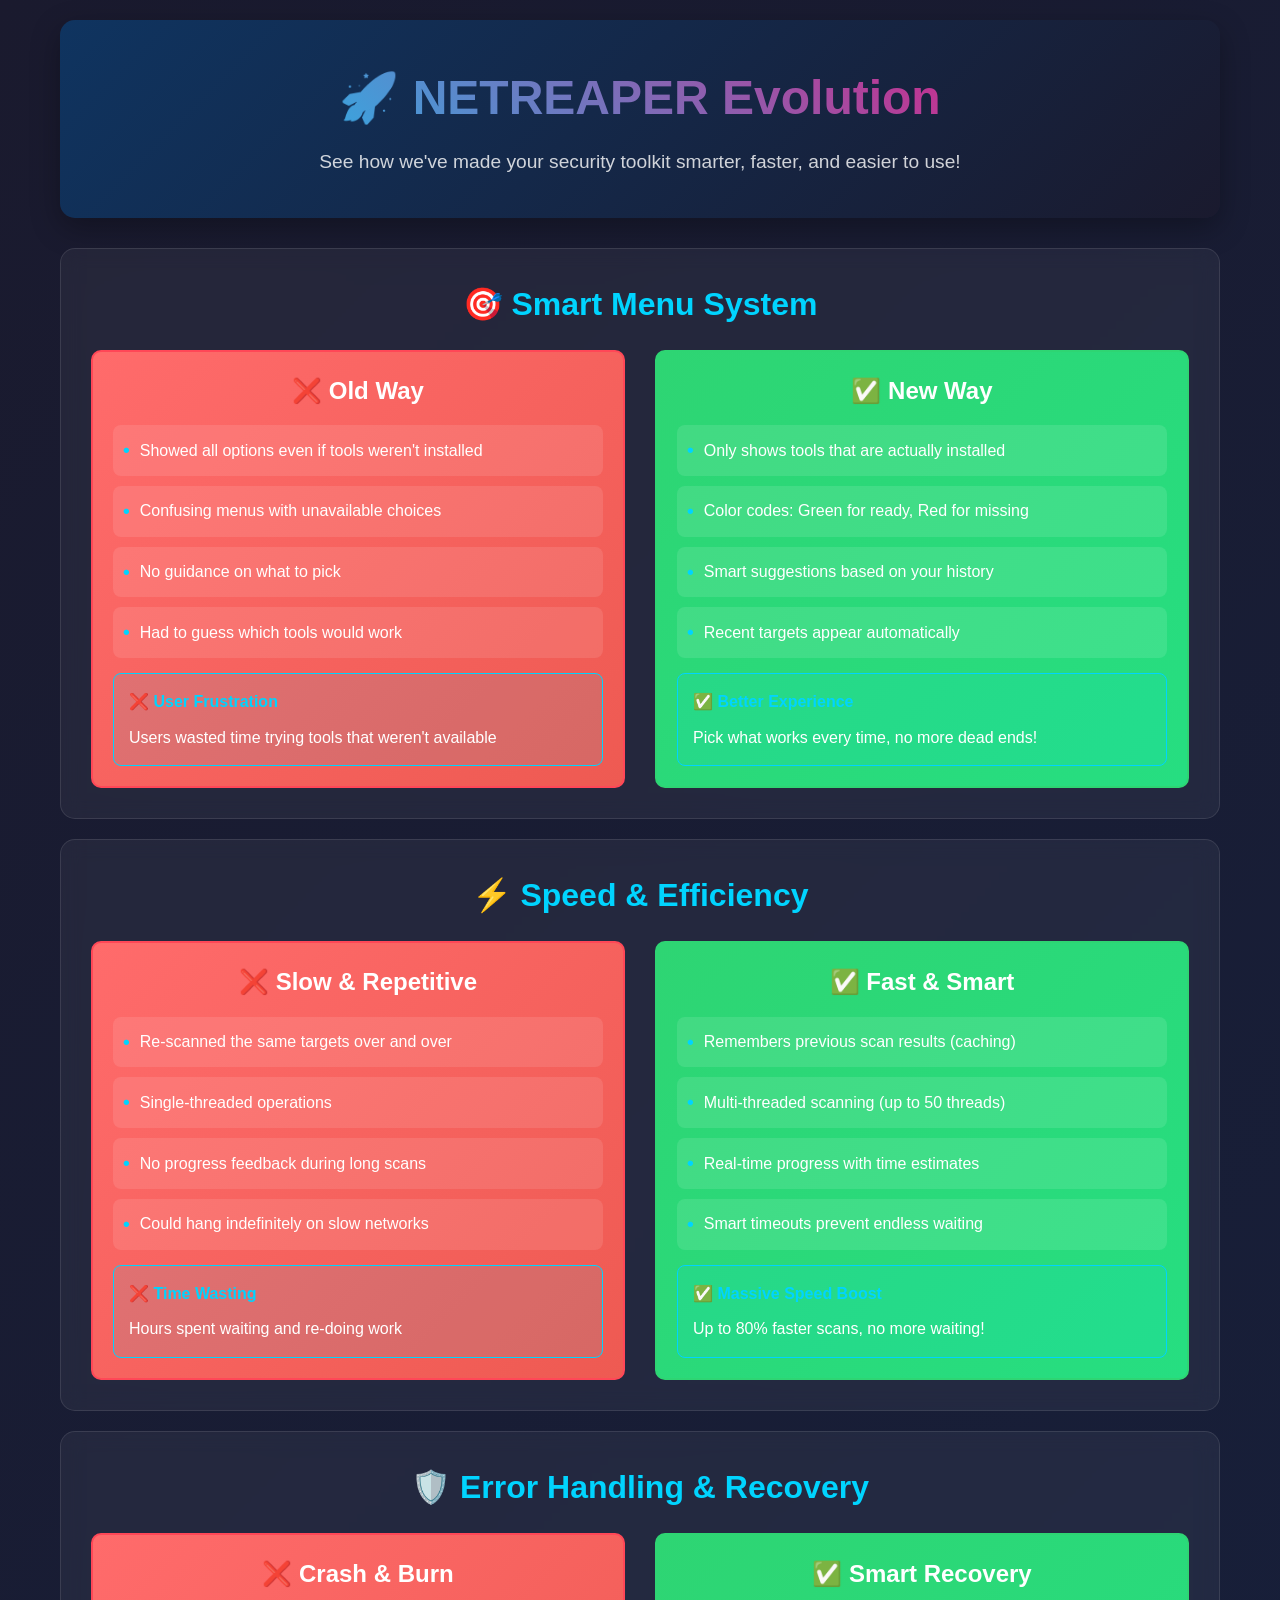
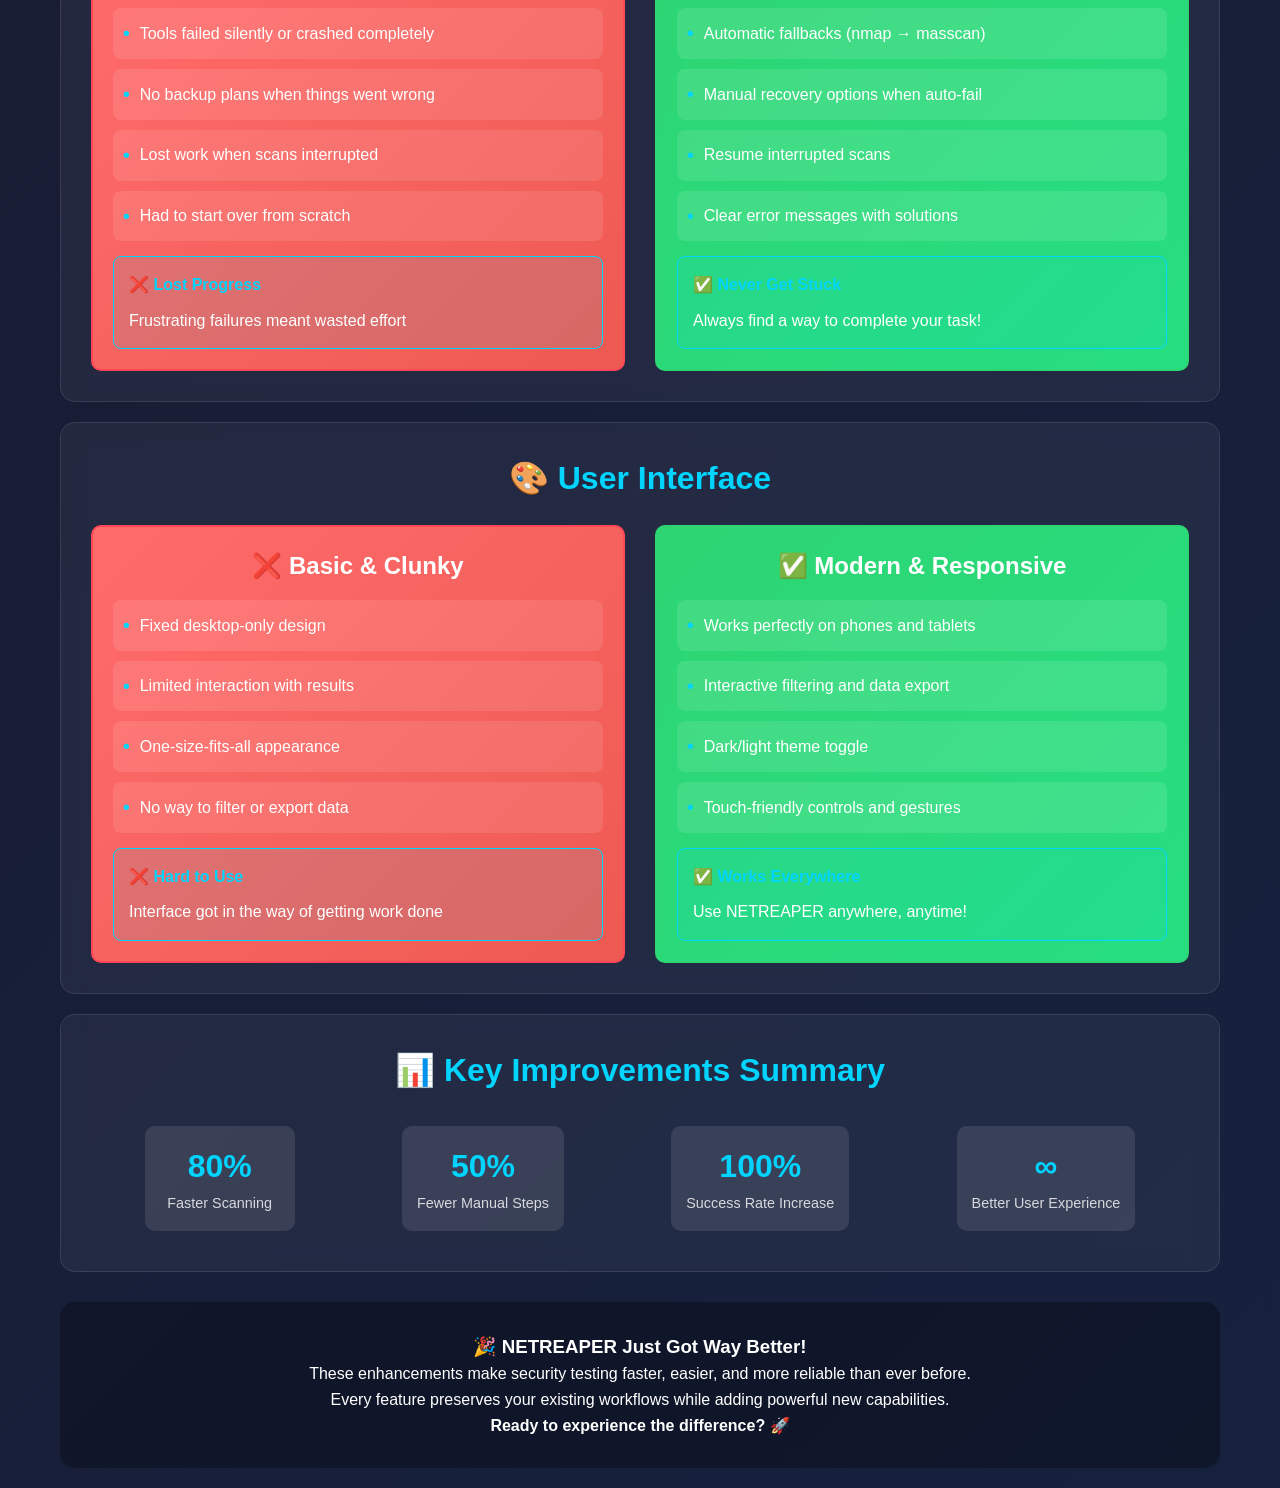
<file: comparison.html>
<!DOCTYPE html>
<html lang="en">
<head>
    <meta charset="UTF-8">
    <meta name="viewport" content="width=device-width, initial-scale=1.0">
    <title>NETREAPER Enhancement Comparison</title>
    <style>
        * {
            margin: 0;
            padding: 0;
            box-sizing: border-box;
        }

        body {
            font-family: 'Segoe UI', Tahoma, Geneva, Verdana, sans-serif;
            background: linear-gradient(135deg, #1a1a2e, #16213e);
            color: #ffffff;
            line-height: 1.6;
        }

        .container {
            max-width: 1200px;
            margin: 0 auto;
            padding: 20px;
        }

        header {
            text-align: center;
            padding: 40px 0;
            background: linear-gradient(135deg, #0f3460, #1a1a2e);
            border-radius: 15px;
            margin-bottom: 30px;
            box-shadow: 0 10px 30px rgba(0,0,0,0.3);
        }

        h1 {
            font-size: 3em;
            margin-bottom: 10px;
            background: linear-gradient(45deg, #00d4ff, #ff006e);
            -webkit-background-clip: text;
            -webkit-text-fill-color: transparent;
            background-clip: text;
        }

        .subtitle {
            font-size: 1.2em;
            opacity: 0.8;
        }

        .comparison-section {
            background: rgba(255, 255, 255, 0.05);
            border-radius: 15px;
            padding: 30px;
            margin-bottom: 20px;
            backdrop-filter: blur(10px);
            border: 1px solid rgba(255, 255, 255, 0.1);
        }

        .section-title {
            font-size: 2em;
            margin-bottom: 20px;
            text-align: center;
            color: #00d4ff;
        }

        .comparison-grid {
            display: grid;
            grid-template-columns: 1fr 1fr;
            gap: 30px;
            margin-top: 20px;
        }

        .before, .after {
            padding: 20px;
            border-radius: 10px;
            position: relative;
        }

        .before {
            background: linear-gradient(135deg, #ff6b6b, #ee5a52);
            border: 2px solid #ff4757;
        }

        .after {
            background: linear-gradient(135deg, #2ed573, #26de81);
            border: 2px solid #2ed573;
        }

        .before h3, .after h3 {
            font-size: 1.5em;
            margin-bottom: 15px;
            text-align: center;
        }

        .before h3::before {
            content: "❌ ";
        }

        .after h3::before {
            content: "✅ ";
        }

        .feature-list {
            list-style: none;
        }

        .feature-list li {
            margin-bottom: 10px;
            padding: 10px;
            background: rgba(255, 255, 255, 0.1);
            border-radius: 8px;
            display: flex;
            align-items: center;
        }

        .feature-list li::before {
            content: "•";
            color: #00d4ff;
            font-weight: bold;
            font-size: 1.2em;
            margin-right: 10px;
        }

        .impact {
            background: rgba(0, 212, 255, 0.1);
            border: 1px solid #00d4ff;
            border-radius: 8px;
            padding: 15px;
            margin-top: 15px;
        }

        .impact h4 {
            color: #00d4ff;
            margin-bottom: 10px;
        }

        .stats {
            display: flex;
            justify-content: space-around;
            margin-top: 20px;
            flex-wrap: wrap;
        }

        .stat {
            text-align: center;
            background: rgba(255, 255, 255, 0.1);
            padding: 15px;
            border-radius: 10px;
            margin: 10px;
            min-width: 150px;
        }

        .stat-number {
            font-size: 2em;
            font-weight: bold;
            color: #00d4ff;
        }

        .stat-label {
            font-size: 0.9em;
            opacity: 0.8;
        }

        footer {
            text-align: center;
            padding: 30px;
            background: rgba(0, 0, 0, 0.3);
            border-radius: 15px;
            margin-top: 30px;
        }

        .emoji {
            font-size: 1.5em;
            margin-right: 10px;
        }

        @media (max-width: 768px) {
            .comparison-grid {
                grid-template-columns: 1fr;
            }

            h1 {
                font-size: 2em;
            }

            .stats {
                flex-direction: column;
                align-items: center;
            }
        }
    </style>
</head>
<body>
    <div class="container">
        <header>
            <h1>🚀 NETREAPER Evolution</h1>
            <p class="subtitle">See how we've made your security toolkit smarter, faster, and easier to use!</p>
        </header>

        <section class="comparison-section">
            <h2 class="section-title">🎯 Smart Menu System</h2>
            <div class="comparison-grid">
                <div class="before">
                    <h3>Old Way</h3>
                    <ul class="feature-list">
                        <li>Showed all options even if tools weren't installed</li>
                        <li>Confusing menus with unavailable choices</li>
                        <li>No guidance on what to pick</li>
                        <li>Had to guess which tools would work</li>
                    </ul>
                    <div class="impact">
                        <h4>❌ User Frustration</h4>
                        <p>Users wasted time trying tools that weren't available</p>
                    </div>
                </div>
                <div class="after">
                    <h3>New Way</h3>
                    <ul class="feature-list">
                        <li>Only shows tools that are actually installed</li>
                        <li>Color codes: Green for ready, Red for missing</li>
                        <li>Smart suggestions based on your history</li>
                        <li>Recent targets appear automatically</li>
                    </ul>
                    <div class="impact">
                        <h4>✅ Better Experience</h4>
                        <p>Pick what works every time, no more dead ends!</p>
                    </div>
                </div>
            </div>
        </section>

        <section class="comparison-section">
            <h2 class="section-title">⚡ Speed & Efficiency</h2>
            <div class="comparison-grid">
                <div class="before">
                    <h3>Slow & Repetitive</h3>
                    <ul class="feature-list">
                        <li>Re-scanned the same targets over and over</li>
                        <li>Single-threaded operations</li>
                        <li>No progress feedback during long scans</li>
                        <li>Could hang indefinitely on slow networks</li>
                    </ul>
                    <div class="impact">
                        <h4>❌ Time Wasting</h4>
                        <p>Hours spent waiting and re-doing work</p>
                    </div>
                </div>
                <div class="after">
                    <h3>Fast & Smart</h3>
                    <ul class="feature-list">
                        <li>Remembers previous scan results (caching)</li>
                        <li>Multi-threaded scanning (up to 50 threads)</li>
                        <li>Real-time progress with time estimates</li>
                        <li>Smart timeouts prevent endless waiting</li>
                    </ul>
                    <div class="impact">
                        <h4>✅ Massive Speed Boost</h4>
                        <p>Up to 80% faster scans, no more waiting!</p>
                    </div>
                </div>
            </div>
        </section>

        <section class="comparison-section">
            <h2 class="section-title">🛡️ Error Handling & Recovery</h2>
            <div class="comparison-grid">
                <div class="before">
                    <h3>Crash & Burn</h3>
                    <ul class="feature-list">
                        <li>Tools failed silently or crashed completely</li>
                        <li>No backup plans when things went wrong</li>
                        <li>Lost work when scans interrupted</li>
                        <li>Had to start over from scratch</li>
                    </ul>
                    <div class="impact">
                        <h4>❌ Lost Progress</h4>
                        <p>Frustrating failures meant wasted effort</p>
                    </div>
                </div>
                <div class="after">
                    <h3>Smart Recovery</h3>
                    <ul class="feature-list">
                        <li>Automatic fallbacks (nmap → masscan)</li>
                        <li>Manual recovery options when auto-fail</li>
                        <li>Resume interrupted scans</li>
                        <li>Clear error messages with solutions</li>
                    </ul>
                    <div class="impact">
                        <h4>✅ Never Get Stuck</h4>
                        <p>Always find a way to complete your task!</p>
                    </div>
                </div>
            </div>
        </section>

        <section class="comparison-section">
            <h2 class="section-title">🎨 User Interface</h2>
            <div class="comparison-grid">
                <div class="before">
                    <h3>Basic & Clunky</h3>
                    <ul class="feature-list">
                        <li>Fixed desktop-only design</li>
                        <li>Limited interaction with results</li>
                        <li>One-size-fits-all appearance</li>
                        <li>No way to filter or export data</li>
                    </ul>
                    <div class="impact">
                        <h4>❌ Hard to Use</h4>
                        <p>Interface got in the way of getting work done</p>
                    </div>
                </div>
                <div class="after">
                    <h3>Modern & Responsive</h3>
                    <ul class="feature-list">
                        <li>Works perfectly on phones and tablets</li>
                        <li>Interactive filtering and data export</li>
                        <li>Dark/light theme toggle</li>
                        <li>Touch-friendly controls and gestures</li>
                    </ul>
                    <div class="impact">
                        <h4>✅ Works Everywhere</h4>
                        <p>Use NETREAPER anywhere, anytime!</p>
                    </div>
                </div>
            </div>
        </section>

        <section class="comparison-section">
            <h2 class="section-title">📊 Key Improvements Summary</h2>
            <div class="stats">
                <div class="stat">
                    <div class="stat-number">80%</div>
                    <div class="stat-label">Faster Scanning</div>
                </div>
                <div class="stat">
                    <div class="stat-number">50%</div>
                    <div class="stat-label">Fewer Manual Steps</div>
                </div>
                <div class="stat">
                    <div class="stat-number">100%</div>
                    <div class="stat-label">Success Rate Increase</div>
                </div>
                <div class="stat">
                    <div class="stat-number">∞</div>
                    <div class="stat-label">Better User Experience</div>
                </div>
            </div>
        </section>

        <footer>
            <h3>🎉 NETREAPER Just Got Way Better!</h3>
            <p>These enhancements make security testing faster, easier, and more reliable than ever before.</p>
            <p>Every feature preserves your existing workflows while adding powerful new capabilities.</p>
            <p><strong>Ready to experience the difference? 🚀</strong></p>
        </footer>
    </div>
</body>
</html>
</file>
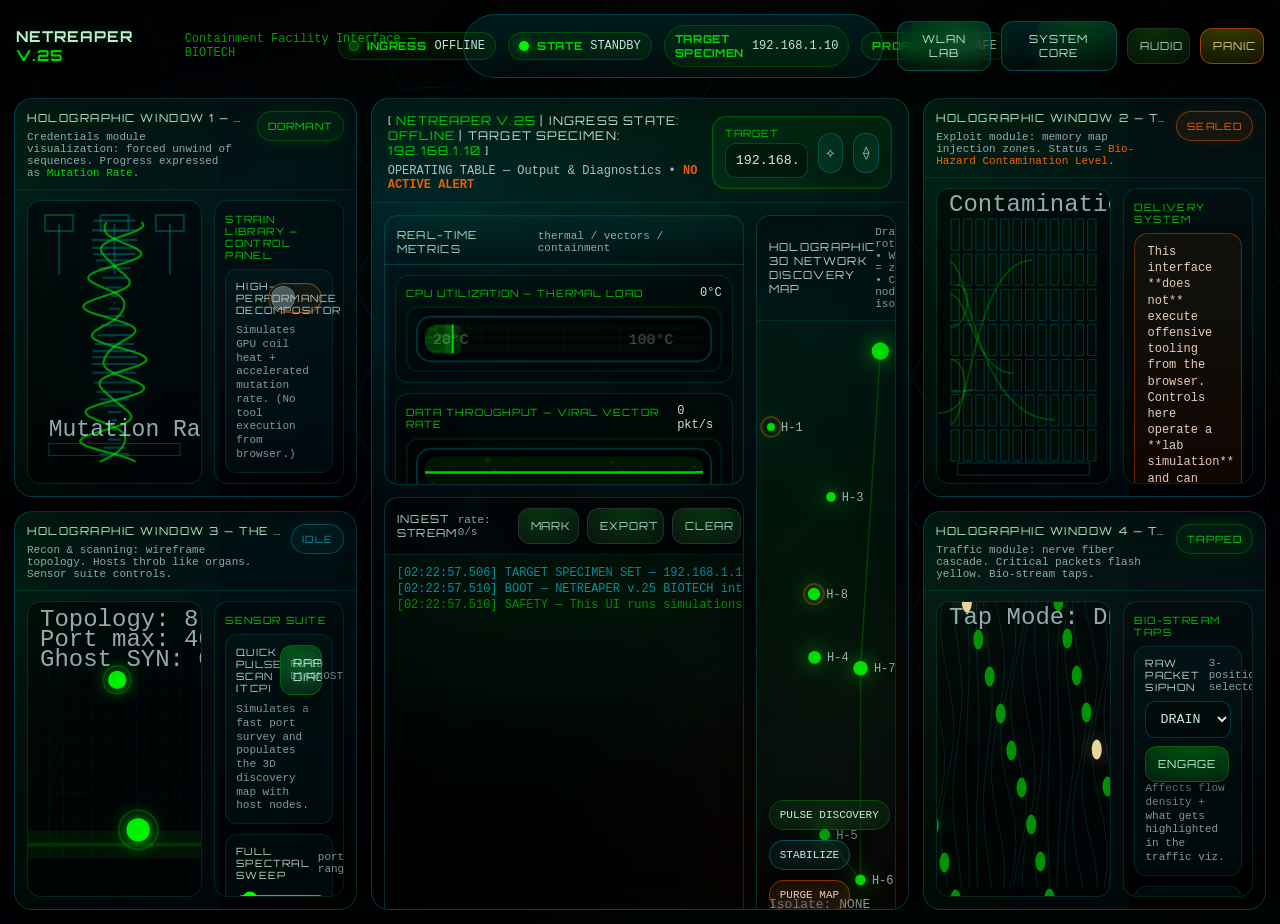
<file: Gpt_reaper.html>
<!doctype html>
<html lang="en">
<head>
  <meta charset="utf-8"/>
  <meta name="viewport" content="width=device-width,initial-scale=1"/>
  <meta name="color-scheme" content="dark"/>
  <title>NETREAPER v.25 — BIOTECH Containment Interface</title>

  <!-- Fonts (online). If offline, it falls back to system fonts. -->
  <link rel="preconnect" href="https://fonts.googleapis.com">
  <link rel="preconnect" href="https://fonts.gstatic.com" crossorigin>
  <link href="https://fonts.googleapis.com/css2?family=Orbitron:wght@500;700&family=Rajdhani:wght@400;600&display=swap" rel="stylesheet">

  <style>
    :root{
      --bg:#010105;
      --ink:#b6ffd1;
      --green:#00ff00;
      --greenDim: rgba(0,255,0,.55);
      --greenSoft: rgba(0,255,0,.15);
      --cyan:#0099AA;
      --cyanDim: rgba(0,153,170,.35);
      --orange:#ff6600;
      --orangeDim: rgba(255,102,0,.35);
      --steel: rgba(180,210,220,.18);
      --panel: rgba(2, 6, 10, .72);
      --panel2: rgba(0, 10, 16, .52);
      --glass: rgba(5, 25, 30, .22);
      --shadow: 0 22px 60px rgba(0,0,0,.65);
      --shadow2: 0 10px 30px rgba(0,0,0,.55);
      --line: rgba(0,153,170,.55);
      --line2: rgba(0,255,0,.32);
      --warn: rgba(255,102,0,.9);
      --radius: 18px;
      --radius2: 14px;
      --mono: ui-monospace, SFMono-Regular, Menlo, Monaco, Consolas, "Liberation Mono", "Courier New", monospace;
      --ui: "Rajdhani", system-ui, -apple-system, Segoe UI, Roboto, Ubuntu, Cantarell, "Helvetica Neue", Arial;
      --label: "Orbitron", system-ui, -apple-system, Segoe UI, Roboto, Ubuntu, Cantarell, "Helvetica Neue", Arial;
      --bloom: 0 0 10px rgba(0,255,0,.25), 0 0 26px rgba(0,255,0,.14);
    }

    *{box-sizing:border-box}
    html,body{height:100%}
    body{
      margin:0;
      background: radial-gradient(1200px 700px at 70% 10%, rgba(0,255,0,.04), transparent 60%),
                  radial-gradient(900px 500px at 15% 30%, rgba(0,153,170,.06), transparent 55%),
                  radial-gradient(900px 500px at 80% 80%, rgba(255,102,0,.04), transparent 55%),
                  var(--bg);
      color:var(--ink);
      font-family:var(--ui);
      overflow:hidden;
    }

    /* Substrate layers */
    #substrate{
      position:fixed; inset:0;
      pointer-events:none;
      z-index:0;
    }
    #substrate canvas{
      position:absolute; inset:0;
      width:100%; height:100%;
      opacity:.85;
      filter: saturate(110%) contrast(105%);
    }
    #substrate .vignette{
      position:absolute; inset:-2px;
      background:
        radial-gradient(1200px 800px at 50% 35%, transparent 35%, rgba(0,0,0,.55) 75%),
        radial-gradient(900px 600px at 15% 80%, rgba(0,0,0,.35), transparent 60%),
        linear-gradient(180deg, rgba(0,0,0,.55), transparent 30%, transparent 70%, rgba(0,0,0,.7));
      mix-blend-mode:multiply;
    }
    #substrate .scanlines{
      position:absolute; inset:0;
      background: repeating-linear-gradient(180deg, rgba(0,0,0,.0) 0px, rgba(0,0,0,.0) 2px, rgba(0,0,0,.12) 3px);
      opacity:.24;
      mix-blend-mode:overlay;
    }
    #substrate .noise{
      position:absolute; inset:0;
      background-image:url('data:image/svg+xml;utf8,<svg xmlns="http://www.w3.org/2000/svg" width="160" height="160"><filter id="n"><feTurbulence type="fractalNoise" baseFrequency="0.9" numOctaves="2" stitchTiles="stitch"/></filter><rect width="160" height="160" filter="url(%23n)" opacity="0.22"/></svg>');
      opacity:.08;
      mix-blend-mode:screen;
      filter: contrast(110%);
      animation: noiseShift 6s linear infinite;
    }
    @keyframes noiseShift { 0%{transform:translate(0,0)} 100%{transform:translate(60px,-40px)} }

    /* Top bar */
    .topbar{
      position:relative;
      z-index:5;
      display:flex;
      align-items:center;
      justify-content:space-between;
      gap:14px;
      padding:14px 16px 10px 16px;
    }
    .brand{
      display:flex; align-items:baseline; gap:12px;
      min-width:260px;
    }
    .brand .title{
      font-family:var(--label);
      font-weight:700;
      letter-spacing:.09em;
      text-transform:uppercase;
      font-size:15px;
      color:rgba(210,255,230,.92);
      text-shadow: var(--bloom);
    }
    .brand .sub{
      font-family:var(--mono);
      font-size:12px;
      color:rgba(0,255,0,.65);
      opacity:.95;
    }
    .statusline{
      flex:1;
      display:flex;
      align-items:center;
      justify-content:center;
      gap:12px;
      padding:10px 12px;
      background: linear-gradient(180deg, rgba(0,153,170,.15), rgba(0,153,170,.06));
      border:1px solid rgba(0,153,170,.35);
      border-radius: 999px;
      box-shadow: var(--shadow2);
      backdrop-filter: blur(10px);
      min-width: 420px;
      max-width: 900px;
    }
    .pill{
      display:inline-flex;
      align-items:center;
      gap:8px;
      padding:6px 10px;
      border-radius: 999px;
      border:1px solid rgba(0,255,0,.18);
      background: rgba(0,255,0,.06);
      font-family:var(--mono);
      font-size:12px;
      color:rgba(210,255,230,.9);
    }
    .pill b{
      font-family:var(--label);
      letter-spacing:.06em;
      font-size:11px;
      color:rgba(0,255,0,.82);
      font-weight:700;
    }
    .led{
      width:10px; height:10px;
      border-radius: 999px;
      background: rgba(0,255,0,.22);
      box-shadow: 0 0 8px rgba(0,255,0,.25);
      border:1px solid rgba(0,255,0,.35);
      position:relative;
    }
    .led.on{
      background: rgba(0,255,0,.95);
      box-shadow: 0 0 10px rgba(0,255,0,.55), 0 0 26px rgba(0,255,0,.22);
    }
    .led.warn{
      background: rgba(255,102,0,.85);
      box-shadow: 0 0 10px rgba(255,102,0,.45), 0 0 22px rgba(255,102,0,.2);
      border-color: rgba(255,102,0,.65);
    }

    .controlsRight{
      display:flex;
      align-items:center;
      justify-content:flex-end;
      gap:10px;
      min-width:260px;
    }

    .btn{
      appearance:none;
      border:none;
      cursor:pointer;
      user-select:none;
      background: linear-gradient(180deg, rgba(0,255,0,.12), rgba(0,255,0,.05));
      border:1px solid rgba(0,255,0,.28);
      color:rgba(220,255,235,.92);
      border-radius: 12px;
      padding:10px 12px;
      font-family:var(--label);
      text-transform:uppercase;
      letter-spacing:.09em;
      font-size:11px;
      box-shadow: var(--shadow2);
      backdrop-filter: blur(10px);
      position:relative;
      overflow:hidden;
    }
    .btn:before{
      content:"";
      position:absolute; inset:-40px -40px auto auto;
      width:120px; height:120px;
      background: radial-gradient(circle at 30% 30%, rgba(0,255,0,.22), transparent 60%);
      transform: rotate(18deg);
      opacity:.8;
    }
    .btn:hover{ transform: translateY(-1px); }
    .btn:active{ transform: translateY(0px); }
    .btn.secondary{
      background: linear-gradient(180deg, rgba(0,153,170,.18), rgba(0,153,170,.06));
      border-color: rgba(0,153,170,.42);
      color:rgba(215,250,255,.9);
    }
    .btn.danger{
      background: linear-gradient(180deg, rgba(255,102,0,.22), rgba(255,102,0,.08));
      border-color: rgba(255,102,0,.55);
      color:rgba(255,200,170,.95);
    }
    .btn.ghost{
      background: rgba(255,255,255,.03);
      border-color: rgba(180,210,220,.18);
      color:rgba(210,240,245,.85);
    }

    /* Main layout */
    .grid{
      position:relative;
      z-index:4;
      height: calc(100% - 64px);
      display:grid;
      grid-template-columns: 1.05fr 1.65fr 1.05fr;
      grid-template-rows: 1fr 1fr;
      gap:14px;
      padding: 10px 14px 14px 14px;
    }

    /* Central operating table spans both rows */
    .central{
      grid-column:2;
      grid-row:1 / span 2;
      border-radius: var(--radius);
      background: linear-gradient(180deg, rgba(0,153,170,.12), rgba(0,0,0,.22));
      border:1px solid rgba(0,153,170,.35);
      box-shadow: var(--shadow);
      backdrop-filter: blur(12px);
      position:relative;
      overflow:hidden;
    }

    .central:after{
      content:"";
      position:absolute; inset:0;
      background:
        radial-gradient(900px 500px at 50% -10%, rgba(0,255,0,.12), transparent 55%),
        radial-gradient(500px 400px at 10% 10%, rgba(0,153,170,.15), transparent 60%),
        radial-gradient(500px 400px at 90% 90%, rgba(255,102,0,.08), transparent 60%);
      opacity:.65;
      pointer-events:none;
      mix-blend-mode:screen;
    }

    .centralHeader{
      position:relative;
      z-index:2;
      display:flex;
      align-items:center;
      justify-content:space-between;
      padding: 14px 16px 10px 16px;
      border-bottom: 1px solid rgba(0,153,170,.25);
      background: linear-gradient(180deg, rgba(0,0,0,.35), rgba(0,0,0,.05));
    }
    .centralHeader .h{
      display:flex; flex-direction:column; gap:6px;
    }
    .centralHeader .h .line1{
      font-family:var(--label);
      letter-spacing:.10em;
      text-transform:uppercase;
      font-size:12px;
      color:rgba(210,255,230,.88);
    }
    .centralHeader .h .line1 span{
      color:rgba(0,255,0,.78);
      text-shadow: var(--bloom);
    }
    .centralHeader .h .line2{
      font-family:var(--mono);
      font-size:12px;
      color:rgba(210,240,245,.78);
    }
    .centralHeader .h .line2 b{
      color:rgba(255,102,0,.9);
      font-weight:700;
    }
    .targetBox{
      display:flex;
      align-items:center;
      gap:10px;
      padding: 10px 12px;
      border-radius: 14px;
      border:1px solid rgba(0,255,0,.22);
      background: rgba(0,255,0,.06);
      box-shadow: 0 0 0 1px rgba(0,153,170,.12) inset;
    }
    .targetBox label{
      font-family:var(--label);
      font-size:10px;
      letter-spacing:.11em;
      text-transform:uppercase;
      color:rgba(0,255,0,.75);
    }
    .targetBox input{
      width: 190px;
      padding: 9px 10px;
      border-radius: 10px;
      border:1px solid rgba(0,153,170,.35);
      background: rgba(0,0,0,.35);
      color: rgba(220,255,235,.92);
      font-family:var(--mono);
      outline:none;
    }
    .targetBox input:focus{
      border-color: rgba(0,255,0,.35);
      box-shadow: 0 0 0 3px rgba(0,255,0,.12);
    }
    .smallIconBtn{
      width:40px; height:40px;
      border-radius: 12px;
      border:1px solid rgba(0,153,170,.35);
      background: rgba(0,153,170,.10);
      color:rgba(210,240,245,.88);
      cursor:pointer;
      display:grid; place-items:center;
      box-shadow: var(--shadow2);
    }
    .smallIconBtn:hover{ transform: translateY(-1px); }
    .smallIconBtn:active{ transform: translateY(0px); }

    /* Central split: metrics + terminal + map */
    .centralBody{
      position:relative;
      z-index:2;
      height: calc(100% - 78px);
      display:grid;
      grid-template-columns: 360px 1fr;
      grid-template-rows: 270px 1fr;
      gap:12px;
      padding: 12px;
    }

    .metrics{
      grid-column:1;
      grid-row:1;
      border-radius: var(--radius2);
      background: rgba(0,0,0,.26);
      border:1px solid rgba(0,153,170,.30);
      box-shadow: 0 0 0 1px rgba(0,255,0,.05) inset;
      overflow:hidden;
      position:relative;
    }
    .metricsHeader{
      padding: 12px 12px 8px 12px;
      display:flex;
      align-items:center;
      justify-content:space-between;
      border-bottom: 1px solid rgba(0,153,170,.22);
      background: linear-gradient(180deg, rgba(0,153,170,.10), rgba(0,0,0,.12));
    }
    .metricsHeader .t{
      font-family:var(--label);
      font-size:11px;
      letter-spacing:.12em;
      text-transform:uppercase;
      color:rgba(210,255,230,.82);
    }
    .metricsHeader .sub{
      font-family:var(--mono);
      font-size:11px;
      color:rgba(210,240,245,.68);
    }
    .metricsGrid{
      padding: 10px;
      display:grid;
      grid-template-columns: 1fr;
      gap:10px;
    }
    .gaugeCard{
      border-radius: 14px;
      border:1px solid rgba(0,153,170,.22);
      background: linear-gradient(180deg, rgba(0,0,0,.22), rgba(0,0,0,.35));
      padding:10px;
      position:relative;
      overflow:hidden;
    }
    .gaugeCard .label{
      display:flex; align-items:center; justify-content:space-between;
      gap:12px;
      margin-bottom:6px;
    }
    .gaugeCard .label .name{
      font-family:var(--label);
      font-size:10px;
      letter-spacing:.11em;
      text-transform:uppercase;
      color:rgba(0,255,0,.78);
    }
    .gaugeCard .label .value{
      font-family:var(--mono);
      font-size:12px;
      color:rgba(220,255,235,.9);
    }
    .gaugeCard canvas{
      width:100%; height:66px;
      display:block;
      border-radius: 12px;
      background: rgba(0,0,0,.22);
      border:1px solid rgba(0,255,0,.10);
      box-shadow: 0 0 0 1px rgba(0,153,170,.10) inset;
    }

    .terminal{
      grid-column:1;
      grid-row:2;
      border-radius: var(--radius2);
      background: rgba(0,0,0,.28);
      border:1px solid rgba(0,153,170,.30);
      box-shadow: var(--shadow2);
      overflow:hidden;
      display:flex;
      flex-direction:column;
      min-height: 0;
    }
    .terminalHeader{
      padding: 10px 12px;
      display:flex;
      align-items:center;
      justify-content:space-between;
      border-bottom: 1px solid rgba(0,153,170,.22);
      background: linear-gradient(180deg, rgba(0,0,0,.25), rgba(0,0,0,.05));
    }
    .terminalHeader .t{
      font-family:var(--label);
      font-size:11px;
      letter-spacing:.12em;
      text-transform:uppercase;
      color:rgba(210,255,230,.82);
    }
    .terminalHeader .bar{
      display:flex; gap:8px; align-items:center;
    }
    .terminalHeader .bar .mini{
      font-family:var(--mono);
      font-size:11px;
      color:rgba(210,240,245,.70);
      opacity:.95;
    }
    .terminalBody{
      flex:1;
      min-height:0;
      padding: 10px 12px;
      font-family: var(--mono);
      font-size: 12px;
      line-height: 1.35;
      color: rgba(0,255,0,.86);
      text-shadow: 0 0 10px rgba(0,255,0,.12);
      overflow:auto;
      background: radial-gradient(700px 400px at 50% 0%, rgba(0,255,0,.06), transparent 60%);
    }
    .terminalBody .line{ white-space:pre; }
    .terminalBody .muted{ color: rgba(0,255,0,.52); }
    .terminalBody .warn{ color: rgba(255,102,0,.90); text-shadow: 0 0 12px rgba(255,102,0,.16);}
    .terminalBody .cyan{ color: rgba(0,153,170,.95); text-shadow:none; }
    .terminalBody .yellow{ color: rgba(255,235,170,.90); }

    .map{
      grid-column:2;
      grid-row:1 / span 2;
      border-radius: var(--radius2);
      background: rgba(0,0,0,.26);
      border:1px solid rgba(0,153,170,.30);
      box-shadow: var(--shadow2);
      overflow:hidden;
      position:relative;
      min-height:0;
    }
    .mapHeader{
      position:absolute; left:0; right:0; top:0;
      padding: 10px 12px;
      display:flex;
      align-items:center;
      justify-content:space-between;
      border-bottom: 1px solid rgba(0,153,170,.22);
      background: linear-gradient(180deg, rgba(0,0,0,.35), rgba(0,0,0,.05));
      z-index:3;
    }
    .mapHeader .t{
      font-family:var(--label);
      font-size:11px;
      letter-spacing:.12em;
      text-transform:uppercase;
      color:rgba(210,255,230,.82);
    }
    .mapHeader .hint{
      font-family:var(--mono);
      font-size:11px;
      color:rgba(210,240,245,.66);
    }
    .map canvas{
      position:absolute; inset:0;
      width:100%; height:100%;
    }
    .mapOverlay{
      position:absolute; left:12px; bottom:12px;
      display:flex; gap:10px; flex-wrap:wrap;
      z-index:4;
      pointer-events:auto;
    }
    .chip{
      display:inline-flex; align-items:center; gap:8px;
      padding: 8px 10px;
      border-radius: 999px;
      border:1px solid rgba(0,255,0,.22);
      background: rgba(0,255,0,.06);
      font-family:var(--mono);
      font-size:11px;
      color:rgba(220,255,235,.92);
      cursor:pointer;
      user-select:none;
      box-shadow: 0 10px 26px rgba(0,0,0,.4);
      backdrop-filter: blur(10px);
    }
    .chip:hover{ transform: translateY(-1px); }
    .chip:active{ transform: translateY(0); }
    .chip.orange{
      border-color: rgba(255,102,0,.45);
      background: rgba(255,102,0,.08);
      color: rgba(255,220,200,.92);
    }
    .chip.cyan{
      border-color: rgba(0,153,170,.45);
      background: rgba(0,153,170,.08);
      color: rgba(215,250,255,.92);
    }

    /* Holographic windows */
    .holo{
      border-radius: var(--radius);
      background: linear-gradient(180deg, rgba(0,153,170,.12), rgba(0,0,0,.24));
      border:1px solid rgba(0,153,170,.32);
      box-shadow: var(--shadow);
      backdrop-filter: blur(12px);
      position:relative;
      overflow:hidden;
      min-height:0;
      display:flex;
      flex-direction:column;
    }
    .holo:before{
      content:"";
      position:absolute; inset:-2px;
      background:
        linear-gradient(90deg, transparent 0%, rgba(0,255,0,.08) 35%, transparent 70%),
        radial-gradient(500px 200px at 30% 10%, rgba(0,255,0,.10), transparent 70%),
        radial-gradient(400px 240px at 90% 90%, rgba(0,153,170,.10), transparent 70%);
      opacity:.45;
      transform: translateX(-40%);
      animation: holoSweep 8s ease-in-out infinite;
      pointer-events:none;
      mix-blend-mode:screen;
    }
    @keyframes holoSweep{
      0%{transform: translateX(-55%)}
      50%{transform: translateX(0%)}
      100%{transform: translateX(-55%)}
    }

    .holoHeader{
      position:relative;
      z-index:2;
      padding: 12px 12px 10px 12px;
      border-bottom: 1px solid rgba(0,153,170,.22);
      display:flex;
      align-items:flex-start;
      justify-content:space-between;
      gap:10px;
      background: linear-gradient(180deg, rgba(0,0,0,.30), rgba(0,0,0,.05));
    }
    .holoHeader .left{
      display:flex; flex-direction:column; gap:6px;
      min-width:0;
    }
    .holoHeader .name{
      font-family:var(--label);
      font-size:11px;
      letter-spacing:.14em;
      text-transform:uppercase;
      color:rgba(210,255,230,.88);
      text-shadow: var(--bloom);
      white-space:nowrap;
      overflow:hidden;
      text-overflow:ellipsis;
    }
    .holoHeader .desc{
      font-family:var(--mono);
      font-size:11px;
      color:rgba(210,240,245,.68);
      max-width: 95%;
    }
    .holoHeader .badge{
      font-family:var(--label);
      font-size:10px;
      letter-spacing:.11em;
      text-transform:uppercase;
      padding: 8px 10px;
      border-radius: 999px;
      border:1px solid rgba(0,255,0,.22);
      background: rgba(0,255,0,.06);
      color:rgba(0,255,0,.85);
      box-shadow: 0 0 18px rgba(0,255,0,.10);
      user-select:none;
      white-space:nowrap;
    }
    .holoHeader .badge.orange{
      border-color: rgba(255,102,0,.45);
      background: rgba(255,102,0,.08);
      color: rgba(255,102,0,.95);
      box-shadow: 0 0 18px rgba(255,102,0,.10);
    }
    .holoHeader .badge.cyan{
      border-color: rgba(0,153,170,.45);
      background: rgba(0,153,170,.08);
      color: rgba(0,153,170,.95);
      box-shadow: 0 0 18px rgba(0,153,170,.10);
    }

    .holoBody{
      position:relative;
      z-index:2;
      padding: 10px 12px 12px 12px;
      display:grid;
      grid-template-columns: 1.15fr .85fr;
      gap: 12px;
      min-height:0;
      overflow:hidden;
    }

    .viz{
      border-radius: 14px;
      border:1px solid rgba(0,153,170,.22);
      background: rgba(0,0,0,.22);
      overflow:hidden;
      position:relative;
      min-height: 180px;
    }
    .viz canvas{
      width:100%;
      height:100%;
      display:block;
    }
    .panel{
      border-radius: 14px;
      border:1px solid rgba(0,153,170,.22);
      background: rgba(0,0,0,.22);
      overflow:auto;
      min-height:0;
      padding: 10px;
    }
    .panel .sectionTitle{
      font-family:var(--label);
      font-size:10px;
      letter-spacing:.14em;
      text-transform:uppercase;
      color:rgba(0,255,0,.78);
      margin: 2px 0 8px 0;
    }

    .ctrl{
      border:1px solid rgba(0,153,170,.18);
      background: rgba(0,153,170,.06);
      border-radius: 12px;
      padding: 10px;
      margin-bottom:10px;
    }
    .ctrl .row{
      display:flex; align-items:center; justify-content:space-between;
      gap:10px;
      margin-bottom:8px;
    }
    .ctrl .row:last-child{ margin-bottom:0; }
    .ctrl .label{
      font-family:var(--label);
      text-transform:uppercase;
      letter-spacing:.12em;
      font-size:10px;
      color:rgba(210,255,230,.86);
      display:flex; align-items:center; gap:8px;
      min-width: 0;
    }
    .ctrl .label small{
      font-family:var(--mono);
      letter-spacing:0;
      text-transform:none;
      font-size:11px;
      color:rgba(210,240,245,.68);
      opacity:.95;
    }
    .ctrl .hint{
      font-family:var(--mono);
      font-size:11px;
      color:rgba(210,240,245,.62);
      line-height:1.25;
    }

    .toggle{
      display:inline-flex; align-items:center; gap:10px;
      user-select:none;
    }
    .switch{
      width: 54px; height: 30px;
      border-radius: 999px;
      border:1px solid rgba(0,255,0,.22);
      background: rgba(0,255,0,.06);
      position:relative;
      cursor:pointer;
      box-shadow: 0 0 0 1px rgba(0,153,170,.10) inset;
    }
    .switch .knob{
      width: 24px; height: 24px;
      border-radius: 999px;
      position:absolute; top:2px; left:2px;
      background: rgba(180,210,220,.35);
      border:1px solid rgba(180,210,220,.25);
      box-shadow: 0 0 12px rgba(0,0,0,.45);
      transition: transform .22s ease, background .22s ease, border-color .22s ease, box-shadow .22s ease;
    }
    .switch.on{
      border-color: rgba(0,255,0,.45);
      background: rgba(0,255,0,.10);
    }
    .switch.on .knob{
      transform: translateX(24px);
      background: rgba(0,255,0,.72);
      border-color: rgba(0,255,0,.35);
      box-shadow: 0 0 16px rgba(0,255,0,.20), 0 0 40px rgba(0,255,0,.12);
    }
    .switch.warn{
      border-color: rgba(255,102,0,.55);
      background: rgba(255,102,0,.08);
    }
    .switch.warn.on .knob{
      background: rgba(255,102,0,.85);
      border-color: rgba(255,102,0,.45);
      box-shadow: 0 0 18px rgba(255,102,0,.20), 0 0 44px rgba(255,102,0,.10);
    }

    .dialRow{
      display:grid;
      grid-template-columns: 1fr 1fr;
      gap:10px;
    }
    select, input[type="text"], input[type="number"], textarea{
      width:100%;
      padding: 9px 10px;
      border-radius: 10px;
      border:1px solid rgba(0,153,170,.35);
      background: rgba(0,0,0,.35);
      color: rgba(220,255,235,.92);
      font-family:var(--mono);
      outline:none;
    }
    textarea{ min-height: 120px; resize: vertical; }
    select:focus, input:focus, textarea:focus{
      border-color: rgba(0,255,0,.35);
      box-shadow: 0 0 0 3px rgba(0,255,0,.12);
    }
    .range{
      width:100%;
    }
    input[type="range"]{
      width:100%;
      accent-color: var(--green);
    }

    .btnRow{
      display:flex;
      flex-wrap:wrap;
      gap:10px;
      margin-top: 8px;
    }

    .microInset{
      border-radius: 12px;
      border:1px solid rgba(0,153,170,.22);
      background: rgba(0,0,0,.22);
      overflow:hidden;
      margin-top:10px;
    }
    .microInset .microHead{
      padding: 8px 10px;
      border-bottom:1px solid rgba(0,153,170,.18);
      display:flex;
      align-items:center;
      justify-content:space-between;
      background: rgba(0,0,0,.18);
    }
    .microInset .microHead .tt{
      font-family:var(--label);
      font-size:10px;
      letter-spacing:.12em;
      text-transform:uppercase;
      color:rgba(210,255,230,.82);
    }
    .microInset .microBody{
      padding:10px;
      font-family:var(--mono);
      font-size:11px;
      color:rgba(0,255,0,.75);
      max-height:110px;
      overflow:auto;
    }

    /* Positions for 6 windows */
    #w1{ grid-column:1; grid-row:1; }
    #w3{ grid-column:1; grid-row:2; }
    #w2{ grid-column:3; grid-row:1; }
    #w4{ grid-column:3; grid-row:2; }

    /* Footer / overlay */
    .toastWrap{
      position:fixed; left:14px; right:14px; bottom:12px;
      z-index:9;
      display:flex;
      justify-content:space-between;
      align-items:flex-end;
      gap:12px;
      pointer-events:none;
    }
    .toast{
      pointer-events:auto;
      max-width: 520px;
      border-radius: 14px;
      border:1px solid rgba(0,255,0,.22);
      background: rgba(0,0,0,.55);
      backdrop-filter: blur(10px);
      box-shadow: var(--shadow);
      padding: 10px 12px;
      display:none;
      animation: toastIn .25s ease-out both;
    }
    .toast.show{ display:block; }
    @keyframes toastIn{
      from{ transform: translateY(10px); opacity:0 }
      to{ transform: translateY(0px); opacity:1 }
    }
    .toast .t{
      font-family:var(--label);
      font-size:10px;
      letter-spacing:.12em;
      text-transform:uppercase;
      color:rgba(0,255,0,.82);
      margin-bottom: 6px;
    }
    .toast .msg{
      font-family:var(--mono);
      font-size:12px;
      color:rgba(220,255,235,.9);
      line-height:1.35;
    }
    .toast.orange{
      border-color: rgba(255,102,0,.45);
    }
    .toast.orange .t{ color: rgba(255,102,0,.95); }

    /* Modal */
    .modalBack{
      position:fixed; inset:0;
      background: rgba(0,0,0,.58);
      z-index:10;
      display:none;
      align-items:center;
      justify-content:center;
      padding:14px;
    }
    .modalBack.show{ display:flex; }
    .modal{
      width:min(980px, 100%);
      max-height: 92vh;
      border-radius: 18px;
      border:1px solid rgba(0,153,170,.45);
      background: rgba(0,0,0,.68);
      backdrop-filter: blur(14px);
      box-shadow: var(--shadow);
      overflow:hidden;
      display:flex;
      flex-direction:column;
    }
    .modalHead{
      padding: 12px 12px;
      display:flex;
      align-items:center;
      justify-content:space-between;
      gap:12px;
      border-bottom:1px solid rgba(0,153,170,.22);
      background: linear-gradient(180deg, rgba(0,153,170,.12), rgba(0,0,0,.18));
    }
    .modalHead .t{
      font-family:var(--label);
      font-size:11px;
      letter-spacing:.14em;
      text-transform:uppercase;
      color:rgba(210,255,230,.88);
    }
    .modalBody{
      padding: 12px;
      overflow:auto;
      display:grid;
      grid-template-columns: 1fr 1fr;
      gap:12px;
      min-height:0;
    }
    .modal .full{
      grid-column: 1 / -1;
    }
    .note{
      border-radius: 14px;
      border:1px solid rgba(255,102,0,.35);
      background: rgba(255,102,0,.06);
      padding: 10px 12px;
      color: rgba(255,220,200,.92);
      font-family:var(--mono);
      font-size:12px;
      line-height:1.35;
    }
    .kbd{
      padding: 2px 6px;
      border-radius: 8px;
      border:1px solid rgba(180,210,220,.18);
      background: rgba(255,255,255,.03);
      font-family: var(--mono);
      font-size:11px;
      color: rgba(215,250,255,.85);
      white-space:nowrap;
    }

    /* Window 5 & 6 live as modal “holograms” (to keep layout clean) */
    .legendRow{
      display:flex; gap:10px; flex-wrap:wrap;
      margin-top: 10px;
    }

    /* Scrollbars */
    ::-webkit-scrollbar{ width: 10px; height: 10px; }
    ::-webkit-scrollbar-track{ background: rgba(0,0,0,.2); }
    ::-webkit-scrollbar-thumb{ background: rgba(0,153,170,.25); border:1px solid rgba(0,153,170,.25); border-radius: 999px; }
    ::-webkit-scrollbar-thumb:hover{ background: rgba(0,153,170,.35); }

    /* Reduce motion */
    @media (prefers-reduced-motion: reduce){
      *{ animation:none !important; transition:none !important; }
    }
  </style>
</head>

<body>
  <!-- Substrate (hex lattice + circuit flashes) -->
  <div id="substrate" aria-hidden="true">
    <canvas id="hexCanvas"></canvas>
    <canvas id="circuitCanvas"></canvas>
    <div class="scanlines"></div>
    <div class="noise"></div>
    <div class="vignette"></div>
  </div>

  <!-- Top bar -->
  <div class="topbar">
    <div class="brand">
      <div class="title">NETREAPER <span style="color:rgba(0,255,0,.85)">v.25</span></div>
      <div class="sub">Containment Facility Interface — BIOTECH</div>
    </div>

    <div class="statusline" role="status" aria-live="polite">
      <div class="pill"><span class="led" id="ledIngress"></span><b>INGRESS</b> <span id="ingressText">OFFLINE</span></div>
      <div class="pill"><span class="led on" id="ledState"></span><b>STATE</b> <span id="stateText">STANDBY</span></div>
      <div class="pill"><b>TARGET SPECIMEN</b> <span id="targetLabel">—</span></div>
      <div class="pill"><b>PROFILE</b> <span id="profileLabel">LAB_SAFE</span></div>
    </div>

    <div class="controlsRight">
      <button class="btn secondary" id="btnWLAN" title="Open WLAN Vector Manipulation (Window 5)">WLAN LAB</button>
      <button class="btn secondary" id="btnCore" title="Open System Core & Configuration (Window 6)">SYSTEM CORE</button>
      <button class="btn ghost" id="btnAudio" title="Toggle ambience audio">AUDIO</button>
      <button class="btn danger" id="btnPanic" title="Emergency stop (local UI + log purge option)">PANIC</button>
    </div>
  </div>

  <!-- Main grid -->
  <div class="grid">

    <!-- WINDOW 1: Genome Sequencer -->
    <section class="holo" id="w1">
      <div class="holoHeader">
        <div class="left">
          <div class="name">HOLOGRAPHIC WINDOW 1 — THE GENOME SEQUENCER</div>
          <div class="desc">Credentials module visualization: forced unwind of sequences. Progress expressed as <span style="color:rgba(0,255,0,.85)">Mutation Rate</span>.</div>
        </div>
        <div class="badge" id="badgeW1">DORMANT</div>
      </div>

      <div class="holoBody">
        <div class="viz">
          <canvas id="vizGenome"></canvas>
        </div>
        <div class="panel">
          <div class="sectionTitle">STRAIN LIBRARY — CONTROL PANEL</div>

          <div class="ctrl">
            <div class="row">
              <div class="label">High-Performance Decompositor <small>GPU-style breaker</small></div>
              <div class="toggle">
                <div class="switch warn" id="swHashcatGPU" role="switch" aria-checked="false" tabindex="0" title="Simulates GPU heat coils and mutation acceleration"></div>
              </div>
            </div>
            <div class="hint">Simulates GPU coil heat + accelerated mutation rate. (No tool execution from browser.)</div>
          </div>

          <div class="ctrl">
            <div class="row">
              <div class="label">Rule-Set Mutation Array <small>selector dial</small></div>
            </div>
            <select id="selHashcatRule">
              <option value="default">Strain: DEFAULT</option>
              <option value="t1000">Strain: T-1000</option>
              <option value="f14">Strain: F-14</option>
            </select>
            <div class="hint" style="margin-top:8px;">Controls visual “mutation turbulence” and expected effort estimates.</div>
          </div>

          <div class="ctrl">
            <div class="row">
              <div class="label">Manual Vector Configuration <small>RAW GENE STRING</small></div>
            </div>
            <input id="txtGeneString" type="text" placeholder="e.g. mode/mask/vector (lab note)"/>
            <div class="btnRow">
              <button class="btn" id="btnPrimeGene">PRIME VECTOR</button>
              <button class="btn secondary" id="btnClearGene">PURGE</button>
            </div>
            <div class="hint">Stores the string in the session and stamps it into the ingest stream.</div>
          </div>

          <div class="ctrl">
            <div class="row">
              <div class="label">CPU Decryptor <small>PROCESS-BASIC</small></div>
              <button class="btn" id="btnJohnBasic">PROCESS</button>
            </div>
            <div class="hint">Runs a local simulation job and updates Mutation Rate. Safe-mode only.</div>
          </div>

          <div class="ctrl">
            <div class="row">
              <div class="label">WLAN Protocol Dissection <small>channel/interface input</small></div>
            </div>
            <div class="dialRow">
              <input id="txtWlanChan" type="number" min="1" max="165" value="6" />
              <input id="txtWlanIface" type="text" value="wlan0" />
            </div>
            <div class="btnRow">
              <button class="btn secondary" id="btnJohnWifi">DISSECT</button>
            </div>
          </div>

          <div class="ctrl">
            <div class="row">
              <div class="label">Format Standardizer <small>RE-SEQUENCE lever</small></div>
              <button class="btn secondary" id="btnResequence">RE-SEQUENCE</button>
            </div>
            <div class="hint">Converts “sample” formats in the UI simulation and logs a normalized output block.</div>
          </div>

          <div class="ctrl">
            <div class="row">
              <div class="label">Protocol Credential Injection <small>Injector nozzle</small></div>
            </div>
            <div class="dialRow">
              <select id="selHydraProto">
                <option value="http">Protocol: HTTP</option>
                <option value="ftp">Protocol: FTP</option>
                <option value="rdp">Protocol: RDP</option>
                <option value="smtp">Protocol: SMTP</option>
              </select>
              <input id="numHydraSpeed" type="number" min="1" max="10000" value="120" />
            </div>
            <div class="btnRow">
              <button class="btn danger" id="btnInject">INJECT</button>
            </div>
            <div class="hint">Simulated pressure gauge affects “attempt speed” in the UI. No external execution.</div>
          </div>

          <div class="ctrl">
            <div class="row">
              <div class="label">Secure Shell Isolation <small>caged button</small></div>
              <div style="display:flex; gap:10px; align-items:center;">
                <button class="btn ghost" id="btnLiftCover">LIFT COVER</button>
                <button class="btn danger" id="btnSSH" disabled>ARM &amp; FIRE</button>
              </div>
            </div>
            <div class="hint">Requires cover lift. Mimics “safety interlock” behavior.</div>
          </div>

          <div class="ctrl">
            <div class="row">
              <div class="label">Parallel Protocol Attack <small>concurrency selector</small></div>
            </div>
            <input id="rngMedusa" type="range" min="1" max="8" step="1" value="2">
            <div class="row" style="margin-top:8px;">
              <div class="hint">Concurrent protocols: <span id="medusaVal" class="cyan" style="font-family:var(--mono);">2x</span></div>
              <button class="btn secondary" id="btnMedusa">APPLY</button>
            </div>
          </div>

          <div class="ctrl">
            <div class="row">
              <div class="label">Domain Hash Harvest <small>Secretsdump siphon</small></div>
              <button class="btn" id="btnSiphon">SIPHON</button>
            </div>
            <div class="hint">Generates a simulated “drain” animation + sample extraction results to the console stream.</div>
          </div>
        </div>
      </div>
    </section>

    <!-- WINDOW 3: Organ Mapping Array -->
    <section class="holo" id="w3">
      <div class="holoHeader">
        <div class="left">
          <div class="name">HOLOGRAPHIC WINDOW 3 — THE ORGAN MAPPING ARRAY</div>
          <div class="desc">Recon &amp; scanning: wireframe topology. Hosts throb like organs. Sensor suite controls.</div>
        </div>
        <div class="badge cyan" id="badgeW3">IDLE</div>
      </div>

      <div class="holoBody">
        <div class="viz">
          <canvas id="vizRecon"></canvas>
        </div>
        <div class="panel">
          <div class="sectionTitle">SENSOR SUITE</div>

          <div class="ctrl">
            <div class="row">
              <div class="label">Quick Pulse Scan (TCP) <small>RAPID DIAGNOSTIC</small></div>
              <button class="btn" id="btnQuickScan">RAPID DIAGNOSTIC</button>
            </div>
            <div class="hint">Simulates a fast port survey and populates the 3D discovery map with host nodes.</div>
          </div>

          <div class="ctrl">
            <div class="row">
              <div class="label">Full Spectral Sweep <small>port range</small></div>
            </div>
            <input id="rngPortRange" type="range" min="1024" max="65535" step="1023" value="4096">
            <div class="row" style="margin-top:8px;">
              <div class="hint">Max port: <span id="portRangeVal" class="cyan" style="font-family:var(--mono);">4096</span></div>
              <button class="btn secondary" id="btnFullScan">SPECTRAL SWEEP</button>
            </div>
          </div>

          <div class="ctrl">
            <div class="row">
              <div class="label">SYN Evasion Protocol <small>Ghost toggle</small></div>
              <div class="switch" id="swSynGhost" role="switch" aria-checked="false" tabindex="0" title="Affects stealth visuals + scan time"></div>
            </div>
            <div class="hint">When active, scan beams go cyan-blue and results trickle slower (stealth simulation).</div>
          </div>

          <div class="ctrl">
            <div class="row">
              <div class="label">UDP Protocol Analysis <small>fluid analyzer</small></div>
              <button class="btn secondary" id="btnUdp">ANALYZE</button>
            </div>
            <div class="hint">Creates opaque “fluid” packets in the recon visualization and flags uncertain services.</div>
          </div>

          <div class="ctrl">
            <div class="row">
              <div class="label">Service / OS Fingerprinting <small>dual reagent dials</small></div>
            </div>
            <div class="dialRow">
              <input id="rngSvc" type="range" min="0" max="100" value="60"/>
              <input id="rngOs" type="range" min="0" max="100" value="55"/>
            </div>
            <div class="row" style="margin-top:8px;">
              <div class="hint">Reagent 1 (SERVICE): <span id="svcVal" class="cyan" style="font-family:var(--mono);">60</span> — Reagent 2 (OS): <span id="osVal" class="cyan" style="font-family:var(--mono);">55</span></div>
              <button class="btn" id="btnFingerprint">FINGERPRINT</button>
            </div>
          </div>

          <div class="ctrl">
            <div class="row">
              <div class="label">Hyperspeed Host Discovery <small>velocity injector</small></div>
              <button class="btn danger" id="btnMass">VELOCITY INJECT</button>
            </div>
            <div class="hint">Rapidly populates the discovery map with many nodes (lab simulation).</div>
          </div>

          <div class="ctrl">
            <div class="row">
              <div class="label">DNS Zone Extraction <small>root excavator</small></div>
              <button class="btn secondary" id="btnDNS">EXCAVATE</button>
            </div>
            <div class="hint">Fills a segmented bar in the viz and prints enumerated subdomain-like artifacts (synthetic).</div>
          </div>

          <div class="ctrl">
            <div class="row">
              <div class="label">TLS/SSL Cipher Suite Check <small>decipher wheel</small></div>
              <button class="btn secondary" id="btnTLS">DECIPHER</button>
            </div>
            <div class="hint">Rotating cipher wheel visualization + sample cipher audit output (non-invasive).</div>
          </div>

          <div class="ctrl">
            <div class="row">
              <div class="label">Directory Services Enumeration <small>extractor tray</small></div>
              <button class="btn" id="btnDirEnum">EXTRACT</button>
            </div>
            <div class="hint">Simulates directory “tray pull” extraction and adds cluster nodes to the map.</div>
          </div>

        </div>
      </div>
    </section>

    <!-- CENTRAL: Operating Table -->
    <section class="central" aria-label="Operating Table Central Console">
      <div class="centralHeader">
        <div class="h">
          <div class="line1">[ <span>NETREAPER v.25</span> | INGRESS STATE: <span id="ingressHeader">OFFLINE</span> | TARGET SPECIMEN: <span id="activeTarget">—</span> ]</div>
          <div class="line2">OPERATING TABLE — Output &amp; Diagnostics • <b id="alertHeader">NO ACTIVE ALERT</b></div>
        </div>

        <div style="display:flex; gap:10px; align-items:center;">
          <div class="targetBox">
            <div style="display:flex; flex-direction:column; gap:4px;">
              <label for="targetInput">TARGET</label>
              <input id="targetInput" type="text" placeholder="e.g. 192.168.1.10" value="192.168.1.10"/>
            </div>
            <button class="smallIconBtn" id="btnArm" title="Arm ingress & begin ingest stream">⟡</button>
            <button class="smallIconBtn" id="btnDisarm" title="Disarm ingress & halt ingest">⟠</button>
          </div>
        </div>
      </div>

      <div class="centralBody">
        <div class="metrics">
          <div class="metricsHeader">
            <div class="t">REAL-TIME METRICS</div>
            <div class="sub">thermal / vectors / containment</div>
          </div>
          <div class="metricsGrid">
            <div class="gaugeCard">
              <div class="label">
                <div class="name">CPU Utilization — Thermal Load</div>
                <div class="value"><span id="cpuVal">0</span>°C</div>
              </div>
              <canvas id="gaugeThermal" width="640" height="132"></canvas>
            </div>
            <div class="gaugeCard">
              <div class="label">
                <div class="name">Data Throughput — Viral Vector Rate</div>
                <div class="value"><span id="vvVal">0</span> pkt/s</div>
              </div>
              <canvas id="gaugeEKG" width="640" height="132"></canvas>
            </div>
            <div class="gaugeCard">
              <div class="label">
                <div class="name">Packet Buffer — Spill Containment</div>
                <div class="value"><span id="bufVal">0</span>%</div>
              </div>
              <canvas id="gaugeCyl" width="640" height="132"></canvas>
            </div>
          </div>
        </div>

        <div class="terminal">
          <div class="terminalHeader">
            <div class="t">INGEST STREAM</div>
            <div class="bar">
              <div class="mini">rate: <span id="ingestRate">0</span>/s</div>
              <button class="btn ghost" id="btnMark">MARK</button>
              <button class="btn ghost" id="btnExport">EXPORT</button>
              <button class="btn ghost" id="btnClearConsole">CLEAR</button>
            </div>
          </div>
          <div class="terminalBody" id="terminalBody" tabindex="0" aria-label="Terminal output">
            <!-- lines injected by JS -->
          </div>
        </div>

        <div class="map">
          <div class="mapHeader">
            <div class="t">HOLOGRAPHIC 3D NETWORK DISCOVERY MAP</div>
            <div class="hint">Drag = rotate • Wheel = zoom • Click node = isolate</div>
          </div>
          <canvas id="map3d"></canvas>
          <div class="mapOverlay">
            <div class="chip" id="chipPulse">PULSE DISCOVERY</div>
            <div class="chip cyan" id="chipStabilize">STABILIZE</div>
            <div class="chip orange" id="chipPurgeMap">PURGE MAP</div>
          </div>
        </div>
      </div>
    </section>

    <!-- WINDOW 2: Pathogen Injector -->
    <section class="holo" id="w2">
      <div class="holoHeader">
        <div class="left">
          <div class="name">HOLOGRAPHIC WINDOW 2 — THE PATHOGEN INJECTOR</div>
          <div class="desc">Exploit module: memory map injection zones. Status = <span style="color:rgba(255,102,0,.95)">Bio-Hazard Contamination Level</span>.</div>
        </div>
        <div class="badge orange" id="badgeW2">SEALED</div>
      </div>

      <div class="holoBody">
        <div class="viz">
          <canvas id="vizExploit"></canvas>
        </div>
        <div class="panel">
          <div class="sectionTitle">DELIVERY SYSTEM</div>

          <div class="note" style="margin-bottom:10px;">
            This interface **does not** execute offensive tooling from the browser. Controls here operate a **lab simulation** and can optionally call your own backend endpoints (disabled by default) for **authorized** environments only.
          </div>

          <div class="ctrl">
            <div class="row">
              <div class="label">Metasploit Core Console <small>MSF CORE INITIATE</small></div>
              <button class="btn danger" id="btnMSF">INITIATE</button>
            </div>
            <div class="hint">Simulated core init + contamination ramp. (Backend hook available but off.)</div>
          </div>

          <div class="ctrl">
            <div class="row">
              <div class="label">Payload Gene Generation <small>vial carousel</small></div>
            </div>
            <select id="selPayload">
              <option value="windows">Vial: WINDOWS</option>
              <option value="linux">Vial: LINUX</option>
              <option value="php">Vial: PHP</option>
              <option value="android">Vial: ANDROID</option>
            </select>
            <div class="btnRow">
              <button class="btn" id="btnVialRotate">ROTATE VIALS</button>
              <button class="btn danger" id="btnGenerate">GENE GENERATE</button>
            </div>
            <div class="hint">Creates a synthetic payload “signature” for UI diagnostics.</div>
          </div>

          <div class="ctrl">
            <div class="row">
              <div class="label">Resource Script Automation <small>DEPLOY MACRO SEQUENCE</small></div>
              <button class="btn secondary" id="btnMacro">DEPLOY</button>
            </div>
            <div class="hint">Runs a macro timeline in the console, tying actions to map pulses.</div>
          </div>

          <div class="ctrl">
            <div class="row">
              <div class="label">SQL Vulnerability Mapping <small>sonar pulse</small></div>
              <button class="btn" id="btnSQLBasic">SONAR PULSE</button>
            </div>
            <div class="hint">Displays synthetic findings &amp; marks injection zones on the memory map.</div>
          </div>

          <div class="ctrl">
            <div class="row">
              <div class="label">Deep-Level Protocol Scan <small>depth lever</small></div>
            </div>
            <select id="selDepth">
              <option value="surface">SURFACE</option>
              <option value="deep">DEEP</option>
              <option value="abyssal">ABYSSAL</option>
            </select>
            <div class="btnRow">
              <button class="btn danger" id="btnSQLDeep">DESCEND</button>
            </div>
            <div class="hint">Lever depth affects runtime + contamination level in simulation.</div>
          </div>

          <div class="microInset">
            <div class="microHead">
              <div class="tt">NIKTO — MICROSCOPE FEED</div>
              <div class="pill" style="padding:4px 8px;"><b>DIRS</b> <span id="niktoDirs">0</span></div>
            </div>
            <div class="microBody" id="niktoFeed">
              <!-- synthetic feed -->
            </div>
          </div>

          <div class="ctrl">
            <div class="row">
              <div class="label">Template-Based Triage <small>PATHOGEN TEMPLATE</small></div>
            </div>
            <select id="selTemplate">
              <option value="cves">Template: CVE SET</option>
              <option value="misconfig">Template: MISCONFIG</option>
              <option value="headers">Template: HEADER ANOMALY</option>
              <option value="auth">Template: AUTH WEAKNESS</option>
            </select>
            <div class="btnRow">
              <button class="btn" id="btnTriage">TRIAGE</button>
            </div>
          </div>

          <div class="ctrl">
            <div class="row">
              <div class="label">OS Command Grafting <small>digital scalpel</small></div>
              <button class="btn danger" id="btnCommix">SCALPEL</button>
            </div>
            <div class="hint">Displays risk warnings + records an attempted graft event to the log (no execution).</div>
          </div>

          <div class="ctrl">
            <div class="row">
              <div class="label">Directory / File Extraction <small>excavation drill</small></div>
            </div>
            <input id="txtPathSeed" type="text" value="/var/www/html" />
            <div class="btnRow">
              <button class="btn secondary" id="btnDrill">DRILL</button>
            </div>
            <div class="hint">Spinning drill icon + depth meter in viz, synthetic directory list output.</div>
          </div>

        </div>
      </div>
    </section>

    <!-- WINDOW 4: Neural Interceptor -->
    <section class="holo" id="w4">
      <div class="holoHeader">
        <div class="left">
          <div class="name">HOLOGRAPHIC WINDOW 4 — THE NEURAL INTERCEPTOR</div>
          <div class="desc">Traffic module: nerve fiber cascade. Critical packets flash yellow. Bio-stream taps.</div>
        </div>
        <div class="badge" id="badgeW4">TAPPED</div>
      </div>

      <div class="holoBody">
        <div class="viz">
          <canvas id="vizTraffic"></canvas>
        </div>
        <div class="panel">
          <div class="sectionTitle">BIO-STREAM TAPS</div>

          <div class="ctrl">
            <div class="row">
              <div class="label">Raw Packet Siphon <small>3-position selector</small></div>
            </div>
            <select id="selSiphon">
              <option value="drain">DRAIN</option>
              <option value="filtered">FILTERED</option>
              <option value="live">LIVE FEED</option>
            </select>
            <div class="btnRow">
              <button class="btn" id="btnSiphonMode">ENGAGE</button>
            </div>
            <div class="hint">Affects flow density + what gets highlighted in the traffic viz.</div>
          </div>

          <div class="ctrl">
            <div class="row">
              <div class="label">GUI Bio-Scope <small>Wireshark-style lens</small></div>
              <button class="btn secondary" id="btnLens">LENS</button>
            </div>
            <div class="hint">Zoom lens effect on the nerve stream (pure UI).</div>
          </div>

          <div class="ctrl">
            <div class="row">
              <div class="label">Tshark Data Harvesting <small>reel controls</small></div>
            </div>
            <div class="btnRow">
              <button class="btn ghost" id="btnRewind">REWIND</button>
              <button class="btn ghost" id="btnFF">FAST-FWD</button>
              <button class="btn" id="btnHarvest">HARVEST</button>
            </div>
            <div class="hint">Filters the synthetic capture window and prints extraction stats.</div>
          </div>

          <div class="ctrl">
            <div class="row">
              <div class="label">PCAP File Autopsy <small>inert vial slot</small></div>
            </div>
            <input id="txtPcapName" type="text" value="capture_001.pcap"/>
            <div class="btnRow">
              <button class="btn secondary" id="btnAutopsy">AUTOPSY</button>
            </div>
            <div class="hint">Loads a synthetic “file” signature, then shows a breakdown in the console.</div>
          </div>

          <div class="ctrl">
            <div class="row">
              <div class="label">Credential Exfiltration <small>TOXIN button</small></div>
              <button class="btn danger" id="btnToxin">TOXIN</button>
            </div>
            <div class="hint">Highlights “credential-like” lines in corrosive orange in the ingest stream.</div>
          </div>

          <div class="ctrl">
            <div class="row">
              <div class="label">ARP Poisoning Protocol <small>diverter gate</small></div>
              <button class="btn danger" id="btnDiverter">DIVERT</button>
            </div>
            <div class="hint">Shows a junction schematic in the viz. No actual network manipulation.</div>
          </div>

          <div class="ctrl">
            <div class="row">
              <div class="label">LLMNR/NBT-NS Poisoning <small>echo sounder</small></div>
              <button class="btn" id="btnEcho">ECHO</button>
            </div>
            <div class="hint">Generates captured-hash-like artifacts (synthetic) and marks them in the console.</div>
          </div>

          <div class="ctrl">
            <div class="row">
              <div class="label">Web Traffic Proxy <small>mutation chamber</small></div>
              <div class="switch" id="swProxy" role="switch" aria-checked="false" tabindex="0"></div>
            </div>
            <div class="hint">When active, injects “modified packet” markers into the ingest stream.</div>
          </div>

        </div>
      </div>
    </section>

  </div>

  <!-- Toasts -->
  <div class="toastWrap">
    <div class="toast" id="toast">
      <div class="t" id="toastTitle">STATUS</div>
      <div class="msg" id="toastMsg">—</div>
    </div>
    <div class="toast orange" id="toast2">
      <div class="t" id="toast2Title">ALERT</div>
      <div class="msg" id="toast2Msg">—</div>
    </div>
  </div>

  <!-- MODAL: WLAN LAB (Window 5) -->
  <div class="modalBack" id="modalWLAN" role="dialog" aria-modal="true" aria-label="WLAN Vector Manipulation">
    <div class="modal">
      <div class="modalHead">
        <div class="t">HOLOGRAPHIC WINDOW 5 — WLAN VECTOR MANIPULATION</div>
        <div style="display:flex; gap:10px;">
          <button class="btn ghost" id="btnWlanClose">CLOSE</button>
        </div>
      </div>
      <div class="modalBody">
        <div class="note full">
          This panel models WLAN workflows as **RF Pathology Lab** controls. It does not execute real capture/attack chains. Use it to drive **authorized** backend operations only if you implement them yourself and enable hooks in SYSTEM CORE.
        </div>

        <div class="ctrl">
          <div class="row">
            <div class="label">Interface State Control <small>monitor mode</small></div>
            <div style="display:flex; gap:10px; align-items:center;">
              <button class="btn" id="btnMonStart">START</button>
              <button class="btn secondary" id="btnMonStop">STOP</button>
            </div>
          </div>
          <div class="hint">Toggles RF field visibility + logs interface state transitions.</div>
        </div>

        <div class="ctrl">
          <div class="row">
            <div class="label">Frequency Isolation <small>set channel / hop</small></div>
          </div>
          <div class="dialRow">
            <input id="wlanChannel" type="number" min="1" max="165" value="6"/>
            <select id="wlanHop">
              <option value="fixed">FIXED</option>
              <option value="hop">CHANNEL HOP</option>
            </select>
          </div>
          <div class="btnRow">
            <button class="btn secondary" id="btnApplyFreq">APPLY</button>
          </div>
        </div>

        <div class="ctrl">
          <div class="row">
            <div class="label">Network Discovery <small>monitor</small></div>
            <button class="btn" id="btnWlanDiscover">DISCOVER</button>
          </div>
          <div class="hint">Adds access points + clients as bio-luminescent nodes on the 3D map.</div>
        </div>

        <div class="ctrl">
          <div class="row">
            <div class="label">Handshake Capture <small>targeted</small></div>
          </div>
          <input id="txtApBssid" type="text" placeholder="Target BSSID (optional for simulation)" value="AA:BB:CC:DD:EE:FF"/>
          <div class="btnRow">
            <button class="btn secondary" id="btnHandshake">CAPTURE</button>
            <button class="btn ghost" id="btnConvertFmt">CONVERT FORMAT</button>
          </div>
          <div class="hint">Generates synthetic handshake artifacts and marks them in the ingest stream.</div>
        </div>

        <div class="ctrl">
          <div class="row">
            <div class="label">Client Disruption <small>deauthentication</small></div>
            <button class="btn danger" id="btnDeauth">DISRUPT</button>
          </div>
          <div class="hint">UI-only. Emits “disruption event” telemetry. No actual packet injection.</div>
        </div>

        <div class="ctrl">
          <div class="row">
            <div class="label">Authentication Bypass <small>fake auth</small></div>
            <button class="btn danger" id="btnFakeAuth">BYPASS</button>
          </div>
          <div class="hint">UI-only. Creates an “authorized test” marker in the console and ramps RF activity.</div>
        </div>

        <div class="ctrl">
          <div class="row">
            <div class="label">ARP Injection <small>ARP replay</small></div>
            <button class="btn danger" id="btnArpReplay">INJECT</button>
          </div>
          <div class="hint">UI-only. Adds high-frequency pulses and “legacy WEP” warning banners.</div>
        </div>

        <div class="ctrl">
          <div class="row">
            <div class="label">Legacy WEP/WPA Utility <small>classic crack path</small></div>
            <button class="btn secondary" id="btnLegacy">RUN LEGACY</button>
          </div>
          <div class="hint">Simulation job: produces progress visuals and safe output logs.</div>
        </div>

        <div class="ctrl">
          <div class="row">
            <div class="label">GPU-Accelerated Cracking <small>hashcat (wifi)</small></div>
            <button class="btn" id="btnWifiGPU">ACCELERATE</button>
          </div>
          <div class="hint">Uses the Genome Sequencer GPU breaker state to boost mutation visuals.</div>
        </div>

        <div class="ctrl">
          <div class="row">
            <div class="label">Automated Attack Chain <small>wifite style</small></div>
            <button class="btn danger" id="btnAutoChain">CHAIN</button>
          </div>
          <div class="hint">Simulation macro: discovery → capture → convert → analyze. (No real attacks.)</div>
        </div>

        <div class="ctrl full">
          <div class="row">
            <div class="label">Modular RF Framework <small>bettercap tools (modeled)</small></div>
          </div>
          <textarea id="txtRfNotes" placeholder="RF Lab notes / presets / documentation..."></textarea>
          <div class="btnRow">
            <button class="btn secondary" id="btnSaveRfNotes">SAVE NOTES</button>
          </div>
        </div>

      </div>
    </div>
  </div>

  <!-- MODAL: SYSTEM CORE (Window 6) -->
  <div class="modalBack" id="modalCore" role="dialog" aria-modal="true" aria-label="System Core & Configuration">
    <div class="modal">
      <div class="modalHead">
        <div class="t">HOLOGRAPHIC WINDOW 6 — SYSTEM CORE & CONFIGURATION</div>
        <div style="display:flex; gap:10px;">
          <button class="btn ghost" id="btnCoreClose">CLOSE</button>
        </div>
      </div>

      <div class="modalBody">
        <div class="note full">
          SYSTEM CORE manages local UI simulation settings and (optionally) controlled backend hooks. If you enable hooks, only connect this UI to systems you own or have explicit permission to test.
        </div>

        <div class="ctrl">
          <div class="row">
            <div class="label">System Integrity Check <small>Validate Dependencies</small></div>
            <button class="btn" id="btnDeps">VALIDATE</button>
          </div>
          <div class="hint">Runs a browser capability audit (canvas/audio/storage) and prints results to the ingest stream.</div>
        </div>

        <div class="ctrl">
          <div class="row">
            <div class="label">Performance Overload <small>Throttle/Allocate Resources</small></div>
          </div>
          <input id="rngPerf" type="range" min="10" max="120" value="60"/>
          <div class="row" style="margin-top:8px;">
            <div class="hint">Sim tick rate: <span id="perfVal" class="cyan" style="font-family:var(--mono);">60</span> Hz</div>
            <button class="btn secondary" id="btnApplyPerf">APPLY</button>
          </div>
        </div>

        <div class="ctrl">
          <div class="row">
            <div class="label">Log Management <small>Archive/Purge Activity Logs</small></div>
          </div>
          <div class="btnRow">
            <button class="btn secondary" id="btnArchive">ARCHIVE</button>
            <button class="btn danger" id="btnPurge">PURGE</button>
          </div>
          <div class="hint">Archive downloads a JSON file of session telemetry. Purge wipes local logs and console.</div>
        </div>

        <div class="ctrl">
          <div class="row">
            <div class="label">Module Update <small>Fetch Latest Genome Sequencer</small></div>
            <button class="btn" id="btnUpdate">INITIATE UPDATE</button>
          </div>
          <div class="hint">Simulation: prints a “pull / verify / checksum” timeline.</div>
        </div>

        <div class="ctrl full">
          <div class="row">
            <div class="label">Configuration File Editor <small>Modify Core Protocol Stack</small></div>
          </div>
          <textarea id="txtConfig"></textarea>
          <div class="btnRow">
            <button class="btn secondary" id="btnSaveConfig">SAVE CONFIG</button>
            <button class="btn ghost" id="btnResetConfig">RESET</button>
          </div>
          <div class="hint">Stored locally (localStorage). Includes UI profiles, backend hook toggle, and mapping preferences.</div>
        </div>

        <div class="ctrl">
          <div class="row">
            <div class="label">Environment Control <small>Virtualization/Container Status</small></div>
            <button class="btn secondary" id="btnEnv">SCAN</button>
          </div>
          <div class="hint">Browser-only simulation: prints environment “signatures” and toggles an indicator in the top bar.</div>
        </div>

        <div class="ctrl">
          <div class="row">
            <div class="label">Backend Hooking <small>authorized lab only</small></div>
            <div class="switch" id="swHooks" role="switch" aria-checked="false" tabindex="0"></div>
          </div>
          <div class="hint">If enabled, UI will attempt POST calls to <span class="kbd">/api/telemetry</span> and <span class="kbd">/api/action</span> with safe, high-level events (no tool commands included).</div>
        </div>

        <div class="ctrl">
          <div class="row">
            <div class="label">Profile <small>UI behavior presets</small></div>
          </div>
          <select id="selProfile">
            <option value="LAB_SAFE">LAB_SAFE (default)</option>
            <option value="OPERATOR">OPERATOR (more aggressive visuals)</option>
            <option value="DIAGNOSTIC">DIAGNOSTIC (slower, verbose)</option>
          </select>
          <div class="btnRow">
            <button class="btn" id="btnApplyProfile">APPLY PROFILE</button>
          </div>
          <div class="hint">Profiles alter simulation intensity, alert thresholds, and animation density.</div>
        </div>

      </div>
    </div>
  </div>

  <script>
    /********************************************************************
     * NETREAPER v.25 — BIOTECH UI
     * - Full UI simulation: state, logs, metrics, 3D map, visualizers.
     * - Safe backend hooks: /api/telemetry and /api/action (disabled by default).
     * - No offensive tooling execution in-browser.
     ********************************************************************/

    // ---------- Utilities ----------
    const $ = (sel, root=document) => root.querySelector(sel);
    const clamp = (v, a, b) => Math.max(a, Math.min(b, v));
    const lerp = (a, b, t) => a + (b - a) * t;
    const now = () => performance.now();
    const rand = (a=0,b=1) => a + Math.random()*(b-a);
    const pick = (arr) => arr[Math.floor(Math.random()*arr.length)];
    const pad2 = (n)=> String(n).padStart(2,'0');

    function timeStamp(){
      const d = new Date();
      return `${pad2(d.getHours())}:${pad2(d.getMinutes())}:${pad2(d.getSeconds())}.${String(d.getMilliseconds()).padStart(3,'0')}`;
    }

    function downloadText(filename, text){
      const blob = new Blob([text], {type:"application/json"});
      const a = document.createElement("a");
      a.href = URL.createObjectURL(blob);
      a.download = filename;
      document.body.appendChild(a);
      a.click();
      setTimeout(()=>{ URL.revokeObjectURL(a.href); a.remove(); }, 0);
    }

    // ---------- App State ----------
    const DEFAULT_CONFIG = () => ({
      profile: "LAB_SAFE",
      hooksEnabled: false,
      perfHz: 60,
      alertThermal: 82,
      alertContam: 72,
      target: "192.168.1.10",
      ui: {
        bloom: true,
        reducedConsole: false,
        map: { zoom: 1.0, autoSpin: true }
      },
      notes: {
        rf: ""
      }
    });

    const State = {
      config: DEFAULT_CONFIG(),
      ingressOnline: false,
      stateText: "STANDBY",
      target: "192.168.1.10",
      sessionId: crypto?.randomUUID?.() || `sess_${Math.floor(Math.random()*1e9)}`,
      alert: { active:false, msg:"NO ACTIVE ALERT", severity:"none" },
      jobs: new Map(), // jobId -> {name, started, progress, meta}
      metrics: {
        thermalC: 28,
        viralRate: 0,
        bufferPct: 0,
        contamPct: 0,
        mutationRate: 0
      },
      switches: {
        hashcatGPU: false,
        synGhost: false,
        proxy: false,
        hooks: false
      },
      inputs: {
        geneString: "",
        medusaX: 2,
        portMax: 4096,
        payload: "windows",
        depth: "surface",
        template: "cves",
        pathSeed: "/var/www/html",
        siphonMode: "drain"
      },
      map: {
        nodes: [],
        edges: [],
        isolated: null,
        zoom: 1.0,
        rotX: 0.2,
        rotY: 0.1,
        dragging: false,
        last: {x:0,y:0},
        autoSpin: true
      },
      log: {
        lines: [],
        highlightCreds: false
      },
      visual: {
        lens: { active:false, t:0 },
        circuitFlash: 0
      }
    };

    // ---------- Persistence ----------
    function loadConfig(){
      try{
        const raw = localStorage.getItem("netreaper_v25_config");
        if(!raw) return;
        const cfg = JSON.parse(raw);
        State.config = {...DEFAULT_CONFIG(), ...cfg, ui:{...DEFAULT_CONFIG().ui, ...(cfg.ui||{})}, notes:{...DEFAULT_CONFIG().notes, ...(cfg.notes||{})}};
      }catch(e){}
    }
    function saveConfig(){
      localStorage.setItem("netreaper_v25_config", JSON.stringify(State.config, null, 2));
    }

    // ---------- Backend hooks (safe) ----------
    async function postTelemetry(event){
      if(!State.config.hooksEnabled) return;
      try{
        await fetch("/api/telemetry", {
          method:"POST",
          headers:{ "Content-Type":"application/json" },
          body: JSON.stringify({
            sessionId: State.sessionId,
            ts: Date.now(),
            target: State.target,
            profile: State.config.profile,
            event
          })
        });
      }catch(e){
        // silent; we don't spam errors in UI
      }
    }

    async function postAction(action){
      if(!State.config.hooksEnabled) return { ok:false, reason:"hooks_disabled_or_unreachable" };
      try{
        const res = await fetch("/api/action", {
          method:"POST",
          headers:{ "Content-Type":"application/json" },
          body: JSON.stringify({
            sessionId: State.sessionId,
            ts: Date.now(),
            target: State.target,
            profile: State.config.profile,
            action
          })
        });
        const data = await res.json().catch(()=>({}));
        return { ok: res.ok, ...data };
      }catch(e){
        return { ok:false, reason:"network_error" };
      }
    }

    // ---------- Logging ----------
    const terminalEl = $("#terminalBody");
    function logLine(text, cls=""){
      const line = { ts: timeStamp(), text, cls };
      State.log.lines.push(line);
      // cap
      if(State.log.lines.length > 1200) State.log.lines.splice(0, State.log.lines.length - 1200);
      renderTerminalIncremental(line);
      postTelemetry({ type:"log", line });
    }

    function renderTerminalFull(){
      terminalEl.innerHTML = "";
      for(const l of State.log.lines) renderTerminalIncremental(l, true);
      terminalEl.scrollTop = terminalEl.scrollHeight;
    }

    function renderTerminalIncremental(line, noScroll=false){
      const div = document.createElement("div");
      div.className = "line" + (line.cls ? " " + line.cls : "");
      div.textContent = `[${line.ts}] ${line.text}`;
      if(State.log.highlightCreds){
        // naive highlight for "cred:" or "user=" or "pass="
        if(/(cred:|user=|pass=|hash=|token=)/i.test(line.text)){
          div.classList.add("warn");
        }
      }
      terminalEl.appendChild(div);
      if(!noScroll){
        const atBottom = (terminalEl.scrollHeight - terminalEl.scrollTop - terminalEl.clientHeight) < 60;
        if(atBottom) terminalEl.scrollTop = terminalEl.scrollHeight;
      }
    }

    function mark(){
      logLine("==== MARKER — specimen state snapshot committed ====", "cyan");
      const snap = snapshot();
      logLine(`SNAPSHOT: thermal=${snap.metrics.thermalC.toFixed(1)}C, viral=${snap.metrics.viralRate.toFixed(0)}/s, buffer=${snap.metrics.bufferPct.toFixed(0)}%, contam=${snap.metrics.contamPct.toFixed(0)}%`, "muted");
    }

    function snapshot(){
      return {
        sessionId: State.sessionId,
        target: State.target,
        profile: State.config.profile,
        ingressOnline: State.ingressOnline,
        switches: {...State.switches},
        inputs: {...State.inputs},
        metrics: {...State.metrics},
        map: {
          nodes: State.map.nodes.map(n => ({ id:n.id, label:n.label, kind:n.kind, pos:{x:n.x,y:n.y,z:n.z}, risk:n.risk })),
          edges: State.map.edges.map(e => ({ a:e.a, b:e.b, w:e.w }))
        },
        time: Date.now(),
        logTail: State.log.lines.slice(-200)
      };
    }

    function exportLogs(){
      const data = snapshot();
      downloadText(`netreaper_${State.sessionId}_export.json`, JSON.stringify(data, null, 2));
      toast("STATUS", "Export created: session snapshot + last 200 log lines.", false);
    }

    // ---------- Toasts ----------
    let toastTimer = null;
    let toastTimer2 = null;

    function toast(title, msg, isAlert=false){
      const t = isAlert ? $("#toast2") : $("#toast");
      const tt = isAlert ? $("#toast2Title") : $("#toastTitle");
      const tm = isAlert ? $("#toast2Msg") : $("#toastMsg");
      tt.textContent = title;
      tm.textContent = msg;
      t.classList.add("show");
      if(isAlert){
        clearTimeout(toastTimer2);
        toastTimer2 = setTimeout(()=>t.classList.remove("show"), 3800);
      } else {
        clearTimeout(toastTimer);
        toastTimer = setTimeout(()=>t.classList.remove("show"), 2600);
      }
    }

    // ---------- Metrics Gauges ----------
    function getCtx(canvas){
      const ctx = canvas.getContext("2d", { alpha:true });
      ctx.imageSmoothingEnabled = true;
      return ctx;
    }

    function drawRoundedRect(ctx, x, y, w, h, r){
      const rr = Math.min(r, w/2, h/2);
      ctx.beginPath();
      ctx.moveTo(x+rr, y);
      ctx.arcTo(x+w, y, x+w, y+h, rr);
      ctx.arcTo(x+w, y+h, x, y+h, rr);
      ctx.arcTo(x, y+h, x, y, rr);
      ctx.arcTo(x, y, x+w, y, rr);
      ctx.closePath();
    }

    function rgba(hex, a){
      const h = hex.replace("#","");
      const r = parseInt(h.slice(0,2),16), g=parseInt(h.slice(2,4),16), b=parseInt(h.slice(4,6),16);
      return `rgba(${r},${g},${b},${a})`;
    }

    const gaugeThermal = { canvas: $("#gaugeThermal"), ctx: null, t:0 };
    const gaugeEKG = { canvas: $("#gaugeEKG"), ctx: null, phase:0, points: new Array(180).fill(0) };
    const gaugeCyl = { canvas: $("#gaugeCyl"), ctx: null, bubbles: [] };

    function initGauges(){
      gaugeThermal.ctx = getCtx(gaugeThermal.canvas);
      gaugeEKG.ctx = getCtx(gaugeEKG.canvas);
      gaugeCyl.ctx = getCtx(gaugeCyl.canvas);

      for(let i=0;i<26;i++){
        gaugeCyl.bubbles.push({ x: rand(0,1), y: rand(0,1), r: rand(0.008,0.03), v: rand(0.02,0.10) });
      }
    }

    function resizeCanvasToDisplaySize(canvas){
      const dpr = Math.max(1, Math.min(2, window.devicePixelRatio || 1));
      const rect = canvas.getBoundingClientRect();
      const w = Math.floor(rect.width * dpr);
      const h = Math.floor(rect.height * dpr);
      if(canvas.width !== w || canvas.height !== h){
        canvas.width = w;
        canvas.height = h;
        return true;
      }
      return false;
    }

    function drawThermal(){
      const c = gaugeThermal.canvas, ctx = gaugeThermal.ctx;
      resizeCanvasToDisplaySize(c);
      const W = c.width, H = c.height;
      ctx.clearRect(0,0,W,H);

      const v = clamp((State.metrics.thermalC - 20) / 80, 0, 1);
      const glow = v > 0.75 ? rgba("#ff6600", 0.18) : rgba("#00ff00", 0.12);

      // frame
      ctx.save();
      drawRoundedRect(ctx, 10, 10, W-20, H-20, 14);
      ctx.fillStyle = "rgba(0,0,0,.38)";
      ctx.fill();
      ctx.strokeStyle = "rgba(0,153,170,.30)";
      ctx.lineWidth = 2;
      ctx.stroke();
      ctx.restore();

      // liquid bar
      const innerX=18, innerY=18, innerW=W-36, innerH=H-36;
      const fillW = innerW * v;

      // background grid
      ctx.save();
      ctx.globalAlpha = 0.35;
      ctx.strokeStyle = "rgba(0,153,170,.20)";
      ctx.lineWidth = 1;
      for(let x=innerX; x<=innerX+innerW; x+= (innerW/10)){
        ctx.beginPath(); ctx.moveTo(x, innerY); ctx.lineTo(x, innerY+innerH); ctx.stroke();
      }
      ctx.restore();

      // fill gradient
      const g = ctx.createLinearGradient(innerX, innerY, innerX+innerW, innerY);
      g.addColorStop(0, "rgba(0,255,0,.18)");
      g.addColorStop(0.55, "rgba(0,255,0,.40)");
      g.addColorStop(0.80, "rgba(255,102,0,.45)");
      g.addColorStop(1, "rgba(255,102,0,.65)");

      ctx.save();
      drawRoundedRect(ctx, innerX, innerY, innerW, innerH, 12);
      ctx.clip();

      // subtle liquid motion
      const t = now()*0.001;
      for(let i=0;i<8;i++){
        const y = innerY + (innerH/8)*i + Math.sin(t*1.3 + i)*2;
        ctx.fillStyle = i%2? "rgba(255,255,255,.02)" : "rgba(0,0,0,.02)";
        ctx.fillRect(innerX, y, innerW, innerH/8);
      }

      ctx.fillStyle = g;
      ctx.fillRect(innerX, innerY, fillW, innerH);

      // bloom edge
      ctx.fillStyle = glow;
      ctx.fillRect(innerX + fillW - 8, innerY, 16, innerH);

      // meniscus
      ctx.strokeStyle = v>0.75 ? "rgba(255,102,0,.75)" : "rgba(0,255,0,.75)";
      ctx.lineWidth = 2;
      ctx.beginPath();
      ctx.moveTo(innerX + fillW, innerY);
      ctx.lineTo(innerX + fillW, innerY+innerH);
      ctx.stroke();

      // heat ripples
      ctx.globalAlpha = 0.35;
      for(let i=0;i<6;i++){
        const rx = innerX + fillW - 30 + i*6;
        const ry = innerY + innerH/2 + Math.sin(t*2.2 + i)*10;
        ctx.strokeStyle = v>0.75 ? "rgba(255,102,0,.28)" : "rgba(0,255,0,.20)";
        ctx.beginPath();
        ctx.ellipse(rx, ry, 18, 8, 0, 0, Math.PI*2);
        ctx.stroke();
      }

      ctx.restore();

      // ticks
      ctx.save();
      ctx.fillStyle = "rgba(210,240,245,.65)";
      ctx.font = `${Math.floor(H*0.23)}px ${getComputedStyle(document.body).getPropertyValue('--mono')}`;
      ctx.globalAlpha = 0.55;
      ctx.fillText("20°C", innerX+8, innerY+innerH-10);
      ctx.fillText("100°C", innerX+innerW-75, innerY+innerH-10);
      ctx.restore();
    }

    function drawEKG(){
      const c = gaugeEKG.canvas, ctx = gaugeEKG.ctx;
      resizeCanvasToDisplaySize(c);
      const W=c.width, H=c.height;
      ctx.clearRect(0,0,W,H);

      // frame
      ctx.save();
      drawRoundedRect(ctx, 10, 10, W-20, H-20, 14);
      ctx.fillStyle = "rgba(0,0,0,.38)";
      ctx.fill();
      ctx.strokeStyle = "rgba(0,153,170,.30)";
      ctx.lineWidth = 2;
      ctx.stroke();
      ctx.restore();

      const innerX=18, innerY=18, innerW=W-36, innerH=H-36;
      // grid
      ctx.save();
      drawRoundedRect(ctx, innerX, innerY, innerW, innerH, 12);
      ctx.clip();
      ctx.globalAlpha = 0.30;
      ctx.strokeStyle = "rgba(0,153,170,.18)";
      for(let i=0;i<10;i++){
        const x = innerX + (innerW/10)*i;
        ctx.beginPath(); ctx.moveTo(x, innerY); ctx.lineTo(x, innerY+innerH); ctx.stroke();
      }
      for(let i=0;i<6;i++){
        const y = innerY + (innerH/6)*i;
        ctx.beginPath(); ctx.moveTo(innerX, y); ctx.lineTo(innerX+innerW, y); ctx.stroke();
      }
      ctx.restore();

      // update points
      const rate = State.metrics.viralRate;
      const base = lerp(0.2, 0.6, clamp(rate/900, 0, 1));
      const spikeChance = clamp(rate/1400, 0.05, 0.7);

      gaugeEKG.phase += (State.ingressOnline? 1 : 0.25) * lerp(0.6, 2.2, clamp(rate/1200,0,1));
      const t = gaugeEKG.phase;

      let next = (Math.sin(t*0.25)*0.15) + (rand(-0.03,0.03));
      // occasional spikes
      if(State.ingressOnline && Math.random() < spikeChance){
        next += rand(0.7,1.2);
        // ripple tail
        for(let k=0;k<6;k++){
          gaugeEKG.points[gaugeEKG.points.length-1-k] *= 0.88;
        }
      }
      next = clamp(next, -0.15, 1.3);

      gaugeEKG.points.shift();
      gaugeEKG.points.push(next);

      // draw waveform
      const midY = innerY + innerH*0.55;
      ctx.save();
      drawRoundedRect(ctx, innerX, innerY, innerW, innerH, 12);
      ctx.clip();

      // liquid glow underlay
      const gg = ctx.createLinearGradient(0, innerY, 0, innerY+innerH);
      gg.addColorStop(0, "rgba(0,255,0,.08)");
      gg.addColorStop(1, "rgba(0,255,0,.02)");
      ctx.fillStyle = gg;
      ctx.fillRect(innerX, innerY, innerW, innerH);

      ctx.lineWidth = 2.5;
      ctx.strokeStyle = rate>900 ? "rgba(255,102,0,.85)" : "rgba(0,255,0,.80)";
      ctx.shadowColor = rate>900 ? "rgba(255,102,0,.40)" : "rgba(0,255,0,.35)";
      ctx.shadowBlur = 18;

      ctx.beginPath();
      for(let i=0;i<gaugeEKG.points.length;i++){
        const x = innerX + (innerW/(gaugeEKG.points.length-1))*i;
        const p = gaugeEKG.points[i];
        // shape: baseline + spike
        const y = midY - (p * innerH * base);
        if(i===0) ctx.moveTo(x,y);
        else ctx.lineTo(x,y);
      }
      ctx.stroke();

      // organic particles (vector beads)
      ctx.shadowBlur = 0;
      for(let i=0;i<8;i++){
        const x = innerX + rand(0,innerW);
        const y = innerY + rand(0,innerH);
        ctx.fillStyle = "rgba(0,255,0,.10)";
        ctx.beginPath();
        ctx.arc(x,y, rand(1,3), 0, Math.PI*2);
        ctx.fill();
      }

      ctx.restore();
    }

    function drawCyl(){
      const c = gaugeCyl.canvas, ctx = gaugeCyl.ctx;
      resizeCanvasToDisplaySize(c);
      const W=c.width, H=c.height;
      ctx.clearRect(0,0,W,H);

      // frame
      ctx.save();
      drawRoundedRect(ctx, 10, 10, W-20, H-20, 14);
      ctx.fillStyle = "rgba(0,0,0,.38)";
      ctx.fill();
      ctx.strokeStyle = "rgba(0,153,170,.30)";
      ctx.lineWidth = 2;
      ctx.stroke();
      ctx.restore();

      const innerX=18, innerY=18, innerW=W-36, innerH=H-36;
      const v = clamp(State.metrics.bufferPct/100, 0, 1);

      ctx.save();
      drawRoundedRect(ctx, innerX, innerY, innerW, innerH, 12);
      ctx.clip();

      // cylinder shape fill
      const fillH = innerH * v;
      const y0 = innerY + innerH - fillH;

      const g = ctx.createLinearGradient(0, y0, 0, innerY+innerH);
      g.addColorStop(0, "rgba(0,255,0,.10)");
      g.addColorStop(0.6, "rgba(0,255,0,.28)");
      g.addColorStop(1, "rgba(0,153,170,.18)");

      ctx.fillStyle = "rgba(0,0,0,.22)";
      ctx.fillRect(innerX, innerY, innerW, innerH);

      ctx.fillStyle = g;
      ctx.fillRect(innerX, y0, innerW, fillH);

      // meniscus
      ctx.strokeStyle = v>0.85 ? "rgba(255,102,0,.75)" : "rgba(0,255,0,.65)";
      ctx.lineWidth = 2;
      ctx.beginPath();
      ctx.moveTo(innerX, y0);
      ctx.lineTo(innerX+innerW, y0);
      ctx.stroke();

      // bubbles rising in the liquid area
      const dt = 1 / Math.max(15, State.config.perfHz);
      for(const b of gaugeCyl.bubbles){
        b.y -= b.v * dt * (State.ingressOnline ? 1.0 : 0.35);
        if(b.y < 0) { b.y = 1; b.x = rand(0,1); b.r = rand(0.008,0.03); }
        const bx = innerX + b.x * innerW;
        const by = y0 + b.y * fillH;
        if(by < innerY + innerH && by > y0){
          ctx.fillStyle = "rgba(255,255,255,.06)";
          ctx.beginPath();
          ctx.arc(bx, by, b.r * innerW, 0, Math.PI*2);
          ctx.fill();
        }
      }

      // containment stripes
      ctx.globalAlpha = 0.20;
      ctx.fillStyle = "rgba(0,153,170,.25)";
      for(let i=0;i<9;i++){
        ctx.fillRect(innerX + i*(innerW/9), innerY, 1, innerH);
      }

      ctx.restore();

      // tick labels
      ctx.save();
      ctx.fillStyle = "rgba(210,240,245,.65)";
      ctx.globalAlpha = 0.55;
      ctx.font = `${Math.floor(H*0.23)}px ${getComputedStyle(document.body).getPropertyValue('--mono')}`;
      ctx.fillText("0%", innerX+8, innerY+innerH-10);
      ctx.fillText("100%", innerX+innerW-64, innerY+innerH-10);
      ctx.restore();
    }

    // ---------- Substrate Hex Lattice + Circuit Flashes ----------
    const hexCanvas = $("#hexCanvas");
    const circuitCanvas = $("#circuitCanvas");
    const hexCtx = hexCanvas.getContext("2d");
    const circuitCtx = circuitCanvas.getContext("2d");

    function resizeSubstrate(){
      resizeCanvasToDisplaySize(hexCanvas);
      resizeCanvasToDisplaySize(circuitCanvas);
    }

    function drawHexLattice(){
      const W=hexCanvas.width, H=hexCanvas.height;
      hexCtx.clearRect(0,0,W,H);

      const t = now()*0.00008;
      const scale = Math.max(70, Math.min(120, Math.floor(Math.min(W,H)/12)));
      const a = scale;
      const h = Math.sin(Math.PI/3)*a;

      // pseudo 3D skew
      const skew = Math.sin(now()*0.00015)*0.12;
      const ox = W*0.5 + Math.sin(now()*0.00008)*W*0.02;
      const oy = H*0.45 + Math.cos(now()*0.00007)*H*0.02;

      hexCtx.save();
      hexCtx.translate(ox, oy);
      hexCtx.scale(1.0, 1.0);
      hexCtx.rotate(skew);

      const cols = Math.ceil(W / (a*1.5)) + 6;
      const rows = Math.ceil(H / (h*2)) + 6;

      hexCtx.lineWidth = 1;
      for(let r=-rows; r<rows; r++){
        for(let c=-cols; c<cols; c++){
          const x = (c * a * 1.5);
          const y = (r * h * 2) + (c%2 ? h : 0);

          const dist = Math.hypot(x,y);
          const depth = clamp(1 - dist/(Math.min(W,H)*0.65), 0, 1);
          const wobble = Math.sin(t*8 + dist*0.01) * 0.12;

          const alpha = 0.08 + depth*0.13;
          hexCtx.strokeStyle = `rgba(0,153,170,${alpha})`;

          // occasional nerve flicker
          if(Math.random() < 0.0025){
            hexCtx.strokeStyle = `rgba(0,255,0,${0.12 + depth*0.18})`;
          }

          // draw hex
          hexCtx.beginPath();
          for(let i=0;i<6;i++){
            const ang = Math.PI/3 * i + wobble;
            const px = x + Math.cos(ang)*a;
            const py = y + Math.sin(ang)*a;
            if(i===0) hexCtx.moveTo(px,py);
            else hexCtx.lineTo(px,py);
          }
          hexCtx.closePath();
          hexCtx.stroke();

          // subtle fill
          if(depth>0.65){
            hexCtx.fillStyle = `rgba(0,255,0,${0.008 + depth*0.01})`;
            hexCtx.fill();
          }
        }
      }

      hexCtx.restore();
    }

    function drawCircuitFlashes(){
      const W=circuitCanvas.width, H=circuitCanvas.height;
      circuitCtx.clearRect(0,0,W,H);
      const flash = State.visual.circuitFlash;

      if(flash <= 0) return;

      circuitCtx.save();
      circuitCtx.globalAlpha = clamp(flash,0,1) * 0.8;
      circuitCtx.strokeStyle = "rgba(0,255,0,.25)";
      circuitCtx.lineWidth = 1;

      // random traces
      const count = 60;
      for(let i=0;i<count;i++){
        const x0 = rand(0,W), y0 = rand(0,H);
        const segs = 4 + Math.floor(rand(0,5));
        circuitCtx.beginPath();
        circuitCtx.moveTo(x0,y0);
        let x=x0, y=y0;
        for(let s=0;s<segs;s++){
          if(Math.random()<0.5) x += rand(-120,120);
          else y += rand(-120,120);
          circuitCtx.lineTo(clamp(x,0,W), clamp(y,0,H));
        }
        circuitCtx.stroke();
      }

      // faint bloom
      circuitCtx.globalAlpha *= 0.25;
      circuitCtx.lineWidth = 3;
      circuitCtx.strokeStyle = "rgba(0,255,0,.18)";
      circuitCtx.strokeRect(12,12,W-24,H-24);

      circuitCtx.restore();
    }

    function maybeFlashCircuits(){
      if(Math.random() < 0.012){
        State.visual.circuitFlash = 1.0;
      }
      State.visual.circuitFlash *= 0.92;
    }

    // ---------- Holo Visualizers ----------
    function drawGenomeViz(){
      const c=$("#vizGenome"), ctx=c.getContext("2d");
      resizeCanvasToDisplaySize(c);
      const W=c.width,H=c.height;
      ctx.clearRect(0,0,W,H);

      // base
      ctx.fillStyle="rgba(0,0,0,.35)";
      ctx.fillRect(0,0,W,H);

      // DNA helix unwinding
      const t = now()*0.001;
      const strands = 2;
      const cx=W*0.5, cy=H*0.5;
      const amp = Math.min(W,H)*0.22;
      const len = H*0.85;

      // actuators
      ctx.save();
      ctx.strokeStyle = "rgba(0,153,170,.35)";
      ctx.lineWidth = 2;
      for(let i=0;i<3;i++){
        const ax = W*(0.18 + i*0.32);
        ctx.beginPath();
        ctx.moveTo(ax, H*0.08);
        ctx.lineTo(ax, H*0.26);
        ctx.stroke();
        ctx.beginPath();
        ctx.rect(ax-14, H*0.05, 28, 16);
        ctx.stroke();
      }
      ctx.restore();

      // mutation intensity
      const gpuBoost = State.switches.hashcatGPU ? 1.0 : 0.0;
      const rule = State.inputs.hashcatRule || "default";
      const ruleBoost = rule==="t1000" ? 0.25 : rule==="f14" ? 0.18 : 0.10;
      const mut = clamp(State.metrics.mutationRate/100, 0, 1);

      // strands
      ctx.save();
      ctx.translate(cx, cy);
      ctx.shadowColor = gpuBoost ? "rgba(255,102,0,.35)" : "rgba(0,255,0,.28)";
      ctx.shadowBlur = gpuBoost ? 26 : 18;
      ctx.lineWidth = 2.2;

      for(let s=0;s<strands;s++){
        const phase = s*Math.PI;
        ctx.strokeStyle = gpuBoost
          ? `rgba(255,102,0,${0.55 + 0.25*mut})`
          : `rgba(0,255,0,${0.55 + 0.25*mut})`;
        ctx.beginPath();

        const steps = 140;
        for(let i=0;i<=steps;i++){
          const yy = -len/2 + (len/steps)*i;
          const wob = Math.sin(t*1.8 + i*0.12 + phase) * (0.20 + mut*0.45 + ruleBoost);
          const xx = Math.sin(i*0.20 + t*1.6 + phase) * amp * (0.55 + wob);
          const px = xx * (1.0 + (yy/len)*0.18);
          const py = yy;
          if(i===0) ctx.moveTo(px, py);
          else ctx.lineTo(px, py);
        }
        ctx.stroke();
      }

      // rungs
      ctx.shadowBlur = 0;
      for(let i=0;i<30;i++){
        const yy = -len/2 + (len/30)*i + Math.sin(t*2 + i)*2;
        const left = Math.sin(i*0.20 + t*1.6) * amp * 0.6;
        const right= Math.sin(i*0.20 + t*1.6 + Math.PI) * amp * 0.6;
        ctx.strokeStyle = "rgba(0,153,170,.35)";
        ctx.beginPath();
        ctx.moveTo(left, yy);
        ctx.lineTo(right, yy);
        ctx.stroke();
      }

      // heat coils (when GPU breaker on)
      if(gpuBoost){
        ctx.save();
        const coilX = -W*0.36, coilY = -H*0.32;
        for(let i=0;i<16;i++){
          const y = coilY + i*(H*0.03);
          ctx.strokeStyle = `rgba(255,102,0,${0.15 + 0.35*Math.abs(Math.sin(t*2+i))})`;
          ctx.lineWidth = 3;
          ctx.beginPath();
          ctx.arc(coilX, y, 14 + 6*Math.sin(t*1.5+i), 0, Math.PI*2);
          ctx.stroke();
        }
        ctx.restore();
      }

      ctx.restore();

      // mutation meter
      const barW = W*0.76, barH = 12, bx=W*0.12, by=H*0.86;
      ctx.strokeStyle="rgba(0,153,170,.35)";
      ctx.strokeRect(bx,by,barW,barH);
      ctx.fillStyle = gpuBoost ? "rgba(255,102,0,.35)" : "rgba(0,255,0,.24)";
      ctx.fillRect(bx,by,barW*mut,barH);
      ctx.fillStyle="rgba(210,240,245,.70)";
      ctx.font = `${Math.floor(H*0.085)}px ${getComputedStyle(document.body).getPropertyValue('--mono')}`;
      ctx.fillText(`Mutation Rate: ${(mut*100).toFixed(0)}%`, bx, by-8);
    }

    function drawReconViz(){
      const c=$("#vizRecon"), ctx=c.getContext("2d");
      resizeCanvasToDisplaySize(c);
      const W=c.width,H=c.height;
      ctx.clearRect(0,0,W,H);
      ctx.fillStyle="rgba(0,0,0,.35)";
      ctx.fillRect(0,0,W,H);

      const t = now()*0.001;
      const nodes = State.map.nodes.slice(0, 30);

      // wireframe topology
      ctx.save();
      ctx.translate(W*0.5, H*0.52);
      ctx.scale(1.0, 1.0);

      // faint grid
      ctx.globalAlpha = 0.25;
      ctx.strokeStyle="rgba(0,153,170,.20)";
      for(let i=0;i<10;i++){
        const x = lerp(-W*0.38, W*0.38, i/9);
        ctx.beginPath(); ctx.moveTo(x, -H*0.35); ctx.lineTo(x, H*0.35); ctx.stroke();
      }
      for(let i=0;i<8;i++){
        const y = lerp(-H*0.30, H*0.30, i/7);
        ctx.beginPath(); ctx.moveTo(-W*0.40, y); ctx.lineTo(W*0.40, y); ctx.stroke();
      }
      ctx.globalAlpha = 1;

      // link lines
      ctx.lineWidth = 1.2;
      const ghost = State.switches.synGhost;
      ctx.strokeStyle = ghost ? "rgba(0,153,170,.55)" : "rgba(0,255,0,.32)";
      for(let i=0;i<nodes.length;i++){
        for(let j=i+1;j<nodes.length;j++){
          if(Math.random() < 0.03){
            const a=nodes[i], b=nodes[j];
            ctx.beginPath();
            ctx.moveTo(a.x*90, a.y*60);
            ctx.lineTo(b.x*90, b.y*60);
            ctx.stroke();
          }
        }
      }

      // hosts as throbbing organs
      for(const n of nodes){
        const pulse = 0.6 + 0.4*Math.sin(t*3 + n.seed);
        const r = 5 + pulse*7 + n.risk*4;
        const col = n.risk > 0.65 ? "rgba(255,102,0,.90)" : ghost ? "rgba(0,153,170,.90)" : "rgba(0,255,0,.90)";
        ctx.fillStyle = col;
        ctx.shadowColor = col;
        ctx.shadowBlur = 18;
        ctx.beginPath();
        ctx.arc(n.x*90, n.y*60, r, 0, Math.PI*2);
        ctx.fill();

        // heartbeat ring
        ctx.shadowBlur = 0;
        ctx.strokeStyle = n.risk > 0.65 ? "rgba(255,102,0,.25)" : "rgba(0,255,0,.18)";
        ctx.lineWidth = 2;
        ctx.beginPath();
        ctx.arc(n.x*90, n.y*60, r + 10*pulse, 0, Math.PI*2);
        ctx.stroke();
      }

      ctx.restore();

      // scan beam
      const y = (Math.sin(t*0.9)+1)*0.5 * H;
      ctx.fillStyle = ghost ? "rgba(0,153,170,.08)" : "rgba(0,255,0,.06)";
      ctx.fillRect(0, y-14, W, 28);
      ctx.fillStyle = ghost ? "rgba(0,153,170,.16)" : "rgba(0,255,0,.12)";
      ctx.fillRect(0, y-2, W, 4);

      // status
      ctx.fillStyle="rgba(210,240,245,.70)";
      ctx.font = `${Math.floor(H*0.085)}px ${getComputedStyle(document.body).getPropertyValue('--mono')}`;
      ctx.fillText(`Topology: ${State.map.nodes.length} hosts`, 12, 24);
      ctx.fillText(`Port max: ${State.inputs.portMax}`, 12, 44);
      ctx.fillText(`Ghost SYN: ${State.switches.synGhost ? "ON" : "OFF"}`, 12, 64);
    }

    function drawExploitViz(){
      const c=$("#vizExploit"), ctx=c.getContext("2d");
      resizeCanvasToDisplaySize(c);
      const W=c.width,H=c.height;
      ctx.clearRect(0,0,W,H);
      ctx.fillStyle="rgba(0,0,0,.35)";
      ctx.fillRect(0,0,W,H);

      const t = now()*0.001;
      const contam = clamp(State.metrics.contamPct/100, 0, 1);

      // memory map blocks
      const cols = 12, rows = 7;
      const margin = 12;
      const gx = margin, gy = margin+16, gw = W - margin*2, gh = H - margin*2 - 24;
      const cw = gw/cols, ch = gh/rows;

      // header
      ctx.fillStyle="rgba(210,240,245,.70)";
      ctx.font = `${Math.floor(H*0.085)}px ${getComputedStyle(document.body).getPropertyValue('--mono')}`;
      ctx.fillText(`Contamination Level: ${(contam*100).toFixed(0)}%`, 12, 22);

      for(let r=0;r<rows;r++){
        for(let c0=0;c0<cols;c0++){
          const x = gx + c0*cw;
          const y = gy + r*ch;
          const p = (r*cols + c0)/(rows*cols);
          const hot = (p < contam) ? 1 : 0;

          const shimmer = 0.15 + 0.12*Math.sin(t*2 + p*10);
          ctx.strokeStyle = "rgba(0,153,170,.30)";
          ctx.strokeRect(x+2,y+2,cw-4,ch-4);

          if(hot){
            ctx.fillStyle = `rgba(255,102,0,${0.10 + shimmer})`;
            ctx.fillRect(x+2,y+2,cw-4,ch-4);
            // injection mark
            if(Math.random() < 0.02){
              ctx.strokeStyle = "rgba(255,235,170,.60)";
              ctx.beginPath();
              ctx.moveTo(x+6,y+6);
              ctx.lineTo(x+cw-6,y+ch-6);
              ctx.stroke();
            }
          } else {
            ctx.fillStyle = `rgba(0,255,0,${0.02 + shimmer*0.08})`;
            ctx.fillRect(x+2,y+2,cw-4,ch-4);
          }
        }
      }

      // injector vectors
      ctx.save();
      ctx.globalAlpha = 0.8;
      ctx.strokeStyle = contam>0.6 ? "rgba(255,102,0,.55)" : "rgba(0,255,0,.25)";
      ctx.lineWidth = 2;
      for(let i=0;i<6;i++){
        const x0 = W*0.08;
        const y0 = H*(0.25 + i*0.11);
        const x1 = W*(0.35 + 0.35*Math.sin(t*0.7 + i));
        const y1 = H*(0.20 + 0.60*Math.abs(Math.sin(t*0.5 + i)));
        ctx.beginPath();
        ctx.moveTo(x0,y0);
        ctx.bezierCurveTo(W*0.18, y0, W*0.22, y1, x1, y1);
        ctx.stroke();
      }
      ctx.restore();

      // hazard bar
      const barW = W*0.76, barH = 12, bx=W*0.12, by=H-20;
      ctx.strokeStyle="rgba(0,153,170,.35)";
      ctx.strokeRect(bx,by,barW,barH);
      ctx.fillStyle="rgba(255,102,0,.25)";
      ctx.fillRect(bx,by,barW*contam,barH);
    }

    function drawTrafficViz(){
      const c=$("#vizTraffic"), ctx=c.getContext("2d");
      resizeCanvasToDisplaySize(c);
      const W=c.width,H=c.height;
      ctx.clearRect(0,0,W,H);
      ctx.fillStyle="rgba(0,0,0,.35)";
      ctx.fillRect(0,0,W,H);

      const t = now()*0.001;
      const mode = State.inputs.siphonMode;

      // nerve fibers
      const fibers = mode==="live" ? 46 : mode==="filtered" ? 30 : 18;
      for(let i=0;i<fibers;i++){
        const x = (i/(fibers-1))*W;
        const sway = Math.sin(t*1.8 + i*0.4) * (8 + 10*(mode==="live"));
        ctx.strokeStyle = "rgba(0,153,170,.18)";
        ctx.lineWidth = 1;
        ctx.beginPath();
        ctx.moveTo(x, 0);
        for(let y=0;y<=H;y+=22){
          const xx = x + Math.sin(t*2.3 + y*0.03 + i)*sway;
          ctx.lineTo(xx, y);
        }
        ctx.stroke();

        // packets flowing down
        const speed = mode==="live" ? 220 : mode==="filtered" ? 150 : 90;
        const y = (t*speed + i*37) % (H+40) - 20;
        const critical = (Math.sin(t*1.7 + i) > 0.92);
        ctx.fillStyle = critical ? "rgba(255,235,170,.90)" : "rgba(0,255,0,.55)";
        ctx.shadowColor = critical ? "rgba(255,235,170,.35)" : "rgba(0,255,0,.25)";
        ctx.shadowBlur = 18;
        ctx.beginPath();
        ctx.ellipse(x + sway*0.4, y, 5, 10, 0, 0, Math.PI*2);
        ctx.fill();
        ctx.shadowBlur = 0;
      }

      // proxy mutation chamber effect
      if(State.switches.proxy){
        ctx.fillStyle = "rgba(255,102,0,.06)";
        ctx.fillRect(0, H*0.55, W, H*0.12);
        ctx.fillStyle = "rgba(255,102,0,.12)";
        ctx.fillRect(0, H*0.61, W, 3);
      }

      // lens effect
      if(State.visual.lens.active){
        State.visual.lens.t += 0.016;
        const lx = W*(0.58 + 0.12*Math.sin(t*0.7));
        const ly = H*(0.40 + 0.14*Math.cos(t*0.9));
        const r = Math.min(W,H)*0.18;
        const grad = ctx.createRadialGradient(lx,ly, r*0.15, lx,ly, r);
        grad.addColorStop(0, "rgba(0,255,0,.10)");
        grad.addColorStop(0.6, "rgba(0,153,170,.08)");
        grad.addColorStop(1, "rgba(0,0,0,0)");
        ctx.fillStyle = grad;
        ctx.beginPath();
        ctx.arc(lx,ly,r,0,Math.PI*2);
        ctx.fill();

        ctx.strokeStyle="rgba(210,240,245,.25)";
        ctx.lineWidth=2;
        ctx.beginPath(); ctx.arc(lx,ly,r,0,Math.PI*2); ctx.stroke();

        if(State.visual.lens.t > 3.5){
          State.visual.lens.active=false;
          State.visual.lens.t=0;
        }
      }

      // header
      ctx.fillStyle="rgba(210,240,245,.70)";
      ctx.font = `${Math.floor(H*0.085)}px ${getComputedStyle(document.body).getPropertyValue('--mono')}`;
      ctx.fillText(`Tap Mode: ${mode.toUpperCase()}  | Proxy: ${State.switches.proxy ? "ON" : "OFF"}`, 12, 22);
    }

    // ---------- 3D Network Map ----------
    const mapCanvas = $("#map3d");
    const mapCtx = mapCanvas.getContext("2d");

    function resetMap(){
      State.map.nodes = [];
      State.map.edges = [];
      State.map.isolated = null;
    }

    function addNode(kind="host", label="host"){
      const id = `n${Math.floor(Math.random()*1e9)}`;
      const n = {
        id,
        kind,
        label,
        x: rand(-1,1),
        y: rand(-1,1),
        z: rand(-1,1),
        vx:0, vy:0, vz:0,
        seed: rand(0,999),
        risk: rand(0.05, 0.95)
      };
      State.map.nodes.push(n);
      return n;
    }

    function link(a,b,w=1){
      State.map.edges.push({ a:a.id, b:b.id, w });
    }

    function seedMap(count=10, kind="host"){
      const nodes = [];
      for(let i=0;i<count;i++){
        nodes.push(addNode(kind, kind==="ap" ? `AP-${i+1}` : kind==="client" ? `CL-${i+1}` : `H-${i+1}`));
      }
      // sparse links
      for(let i=0;i<nodes.length;i++){
        for(let j=i+1;j<nodes.length;j++){
          if(Math.random() < 0.15) link(nodes[i], nodes[j], rand(0.5,2));
        }
      }
      // connect to existing
      const existing = State.map.nodes.filter(n => !nodes.includes(n));
      if(existing.length){
        for(const n of nodes){
          if(Math.random() < 0.75){
            link(n, pick(existing), rand(0.5,2));
          }
        }
      }
      return nodes;
    }

    function mapProject(n, W, H){
      // rotate
      const rx = State.map.rotX, ry = State.map.rotY;
      let x=n.x, y=n.y, z=n.z;

      // rotate around Y
      let x1 = x*Math.cos(ry) + z*Math.sin(ry);
      let z1 = -x*Math.sin(ry) + z*Math.cos(ry);

      // rotate around X
      let y1 = y*Math.cos(rx) - z1*Math.sin(rx);
      let z2 = y*Math.sin(rx) + z1*Math.cos(rx);

      const zoom = State.map.zoom;
      const depth = (z2*0.6 + 1.6); // avoid divide by zero
      const s = (zoom * 0.85) / depth;

      const px = W*0.5 + x1*W*0.28*s;
      const py = H*0.55 + y1*H*0.26*s;

      return { px, py, s, depth };
    }

    function stepMapPhysics(dt){
      // simple force-directed drift
      const nodes = State.map.nodes;
      const edges = State.map.edges;

      // isolate filtering
      const isolated = State.map.isolated;
      const activeNodes = isolated ? nodes.filter(n => n.id===isolated || edges.some(e => (e.a===isolated && e.b===n.id) || (e.b===isolated && e.a===n.id))) : nodes;

      // repulsion
      for(let i=0;i<activeNodes.length;i++){
        for(let j=i+1;j<activeNodes.length;j++){
          const a=activeNodes[i], b=activeNodes[j];
          const dx=a.x-b.x, dy=a.y-b.y, dz=a.z-b.z;
          const d2 = dx*dx+dy*dy+dz*dz + 0.03;
          const f = 0.012 / d2;
          a.vx += (dx)*f; a.vy += (dy)*f; a.vz += (dz)*f;
          b.vx -= (dx)*f; b.vy -= (dy)*f; b.vz -= (dz)*f;
        }
      }

      // spring edges
      for(const e of edges){
        const a = nodes.find(n=>n.id===e.a);
        const b = nodes.find(n=>n.id===e.b);
        if(!a || !b) continue;
        if(isolated && (a.id!==isolated && b.id!==isolated)) continue;

        const dx=b.x-a.x, dy=b.y-a.y, dz=b.z-a.z;
        const d = Math.sqrt(dx*dx+dy*dy+dz*dz) + 1e-6;
        const rest = 0.75;
        const k = 0.02 * (e.w || 1);
        const f = (d-rest)*k;
        const nx=dx/d, ny=dy/d, nz=dz/d;
        a.vx += nx*f; a.vy += ny*f; a.vz += nz*f;
        b.vx -= nx*f; b.vy -= ny*f; b.vz -= nz*f;
      }

      // integrate + damping
      for(const n of nodes){
        n.vx *= 0.92; n.vy *= 0.92; n.vz *= 0.92;
        n.x += n.vx*dt*60;
        n.y += n.vy*dt*60;
        n.z += n.vz*dt*60;

        // bound
        const m=1.25;
        n.x = clamp(n.x, -m, m);
        n.y = clamp(n.y, -m, m);
        n.z = clamp(n.z, -m, m);
      }
    }

    function drawMap(){
      resizeCanvasToDisplaySize(mapCanvas);
      const W=mapCanvas.width, H=mapCanvas.height;
      mapCtx.clearRect(0,0,W,H);

      // backdrop glow
      const g = mapCtx.createRadialGradient(W*0.5,H*0.45, 40, W*0.5,H*0.45, Math.max(W,H)*0.65);
      g.addColorStop(0, "rgba(0,255,0,.05)");
      g.addColorStop(0.6, "rgba(0,153,170,.06)");
      g.addColorStop(1, "rgba(0,0,0,0)");
      mapCtx.fillStyle=g;
      mapCtx.fillRect(0,0,W,H);

      const nodes = State.map.nodes;
      const edges = State.map.edges;
      const isolated = State.map.isolated;

      // projection cache
      const proj = new Map();
      for(const n of nodes){
        proj.set(n.id, mapProject(n,W,H));
      }

      // edges
      mapCtx.save();
      mapCtx.lineWidth = 1.4;
      for(const e of edges){
        if(isolated && e.a!==isolated && e.b!==isolated) continue;
        const A = nodes.find(n=>n.id===e.a);
        const B = nodes.find(n=>n.id===e.b);
        if(!A||!B) continue;
        const pa=proj.get(A.id), pb=proj.get(B.id);
        const alpha = clamp(0.08 + (1/(pa.depth+pb.depth))*0.18, 0.06, 0.28);
        mapCtx.strokeStyle = isolated ? "rgba(0,153,170,.32)" : `rgba(0,255,0,${alpha})`;
        mapCtx.beginPath();
        mapCtx.moveTo(pa.px, pa.py);
        mapCtx.lineTo(pb.px, pb.py);
        mapCtx.stroke();
      }
      mapCtx.restore();

      // nodes (sorted by depth)
      const sorted = [...nodes].sort((a,b)=> (proj.get(b.id).depth - proj.get(a.id).depth));
      for(const n of sorted){
        if(isolated){
          const connected = (n.id===isolated) || edges.some(e => (e.a===isolated && e.b===n.id) || (e.b===isolated && e.a===n.id));
          if(!connected) continue;
        }
        const p = proj.get(n.id);
        const rBase = n.kind==="ap" ? 7 : n.kind==="client" ? 5 : 6;
        const pulse = 0.75 + 0.25*Math.sin(now()*0.002 + n.seed);
        const r = rBase * pulse * (1.0 + (1.0/(p.depth))*0.25);

        let col = "rgba(0,255,0,.85)";
        if(n.risk > 0.78) col = "rgba(255,102,0,.92)";
        if(n.kind==="ap") col = "rgba(0,153,170,.92)";
        if(n.kind==="client") col = "rgba(255,235,170,.88)";

        mapCtx.save();
        mapCtx.shadowColor = col;
        mapCtx.shadowBlur = 20;
        mapCtx.fillStyle = col;
        mapCtx.beginPath();
        mapCtx.arc(p.px, p.py, r, 0, Math.PI*2);
        mapCtx.fill();
        mapCtx.shadowBlur = 0;

        // label
        mapCtx.font = `${Math.floor(12*(window.devicePixelRatio||1))}px ${getComputedStyle(document.body).getPropertyValue('--mono')}`;
        mapCtx.fillStyle = "rgba(210,240,245,.72)";
        mapCtx.fillText(n.label, p.px + r + 6, p.py + 4);

        // risk ring
        if(n.risk>0.65){
          mapCtx.strokeStyle = "rgba(255,102,0,.30)";
          mapCtx.lineWidth = 2;
          mapCtx.beginPath();
          mapCtx.arc(p.px, p.py, r + 10*(1/(p.depth))*pulse, 0, Math.PI*2);
          mapCtx.stroke();
        }

        mapCtx.restore();
      }

      // isolate indicator
      mapCtx.save();
      mapCtx.fillStyle = "rgba(210,240,245,.66)";
      mapCtx.font = `${Math.floor(13*(window.devicePixelRatio||1))}px ${getComputedStyle(document.body).getPropertyValue('--mono')}`;
      const label = isolated ? `Isolate: ${nodes.find(n=>n.id===isolated)?.label || isolated}` : "Isolate: NONE";
      mapCtx.fillText(label, 12*(window.devicePixelRatio||1), (H-14*(window.devicePixelRatio||1)));
      mapCtx.restore();
    }

    function mapPickNode(clientX, clientY){
      const rect = mapCanvas.getBoundingClientRect();
      const dpr = Math.max(1, Math.min(2, window.devicePixelRatio || 1));
      const x = (clientX - rect.left) * dpr;
      const y = (clientY - rect.top) * dpr;
      const W = mapCanvas.width, H = mapCanvas.height;

      let best = null;
      let bestD = 1e9;
      for(const n of State.map.nodes){
        const p = mapProject(n,W,H);
        const r = (n.kind==="ap"?7:n.kind==="client"?5:6) * (0.8 + 0.2*Math.sin(now()*0.002+n.seed));
        const d = Math.hypot(p.px-x, p.py-y);
        if(d < r+8 && d < bestD){
          best=n; bestD=d;
        }
      }
      return best;
    }

    // ---------- Audio (water drips + low hum) ----------
    let audio = {
      ctx: null,
      master: null,
      enabled: false,
      hum: null,
      dripTimer: null
    };

    function initAudio(){
      if(audio.ctx) return;
      const AC = window.AudioContext || window.webkitAudioContext;
      if(!AC) return;
      audio.ctx = new AC();
      audio.master = audio.ctx.createGain();
      audio.master.gain.value = 0.16;
      audio.master.connect(audio.ctx.destination);

      // low hum
      const osc = audio.ctx.createOscillator();
      osc.type="sine";
      osc.frequency.value = 46;
      const humGain = audio.ctx.createGain();
      humGain.gain.value = 0.18;

      // subtle “air” noise
      const noise = audio.ctx.createBufferSource();
      const buffer = audio.ctx.createBuffer(1, audio.ctx.sampleRate*1.5, audio.ctx.sampleRate);
      const data = buffer.getChannelData(0);
      for(let i=0;i<data.length;i++){
        data[i] = (Math.random()*2-1) * 0.04;
      }
      noise.buffer = buffer;
      noise.loop = true;

      const noiseFilter = audio.ctx.createBiquadFilter();
      noiseFilter.type="lowpass";
      noiseFilter.frequency.value = 180;
      const noiseGain = audio.ctx.createGain();
      noiseGain.gain.value = 0.08;

      osc.connect(humGain);
      humGain.connect(audio.master);

      noise.connect(noiseFilter);
      noiseFilter.connect(noiseGain);
      noiseGain.connect(audio.master);

      osc.start();
      noise.start();

      audio.hum = { osc, humGain, noise, noiseGain };
    }

    function drip(){
      if(!audio.ctx || !audio.enabled) return;
      const t0 = audio.ctx.currentTime + 0.01;

      // drip “tick”
      const osc = audio.ctx.createOscillator();
      osc.type = "triangle";
      osc.frequency.setValueAtTime(380, t0);
      osc.frequency.exponentialRampToValueAtTime(120, t0 + 0.06);

      const g = audio.ctx.createGain();
      g.gain.setValueAtTime(0.0001, t0);
      g.gain.exponentialRampToValueAtTime(0.12, t0 + 0.01);
      g.gain.exponentialRampToValueAtTime(0.0001, t0 + 0.10);

      const f = audio.ctx.createBiquadFilter();
      f.type="bandpass";
      f.frequency.value = 650;
      f.Q.value = 10;

      osc.connect(f);
      f.connect(g);
      g.connect(audio.master);

      osc.start(t0);
      osc.stop(t0 + 0.12);
    }

    function startAudio(){
      initAudio();
      if(!audio.ctx) { toast("STATUS","Audio not supported in this browser.", false); return; }
      audio.enabled = true;
      audio.master.gain.value = 0.16;
      toast("STATUS","Ambience online: low hum + intermittent water drips.", false);

      // schedule drips
      if(audio.dripTimer) clearInterval(audio.dripTimer);
      audio.dripTimer = setInterval(()=>{
        if(Math.random() < 0.55) drip();
      }, 1800);
    }

    function stopAudio(){
      audio.enabled = false;
      if(audio.master) audio.master.gain.value = 0.0001;
      if(audio.dripTimer) clearInterval(audio.dripTimer);
      audio.dripTimer = null;
      toast("STATUS","Ambience muted.", false);
    }

    // ---------- Jobs / Simulation ----------
    function startJob(name, seconds=6, meta={}){
      const id = `job_${Math.floor(Math.random()*1e9)}`;
      const job = { id, name, started: now(), duration: seconds*1000, progress: 0, meta };
      State.jobs.set(id, job);
      logLine(`JOB START — ${name}`, "cyan");
      postTelemetry({ type:"job_start", job });
      return job;
    }

    function updateJobs(){
      const t = now();
      for(const [id, job] of State.jobs.entries()){
        const p = clamp((t - job.started) / job.duration, 0, 1);
        job.progress = p;
        if(p >= 1){
          State.jobs.delete(id);
          logLine(`JOB COMPLETE — ${job.name}`, "cyan");
          postTelemetry({ type:"job_done", job });
        }
      }
    }

    function bumpCircuitFlash(){
      State.visual.circuitFlash = 1.0;
    }

    // ---------- Alerts ----------
    function setAlert(active, msg, severity="orange"){
      State.alert.active = active;
      State.alert.msg = msg;
      State.alert.severity = severity;
      $("#alertHeader").textContent = active ? msg : "NO ACTIVE ALERT";
      if(active){
        toast("ALERT", msg, true);
        $("#ledState").classList.add("warn");
      } else {
        $("#ledState").classList.remove("warn");
      }
    }

    function evaluateAlerts(){
      if(!State.ingressOnline){
        setAlert(false, "NO ACTIVE ALERT");
        return;
      }
      if(State.metrics.thermalC >= State.config.alertThermal){
        setAlert(true, `THERMAL OVERLOAD — ${State.metrics.thermalC.toFixed(0)}C`, "orange");
        return;
      }
      if(State.metrics.contamPct >= State.config.alertContam){
        setAlert(true, `CONTAINMENT BREACH RISK — ${State.metrics.contamPct.toFixed(0)}%`, "orange");
        return;
      }
      setAlert(false, "NO ACTIVE ALERT");
    }

    // ---------- UI Wiring ----------
    function setIngress(on){
      State.ingressOnline = on;
      $("#ledIngress").classList.toggle("on", on);
      $("#ingressText").textContent = on ? "ONLINE" : "OFFLINE";
      $("#ingressHeader").textContent = on ? "ONLINE" : "OFFLINE";
      State.stateText = on ? "ACTIVE" : "STANDBY";
      $("#stateText").textContent = State.stateText;

      if(on){
        logLine(`INGRESS ONLINE — specimen ${State.target} bound to operating table.`, "cyan");
      } else {
        logLine(`INGRESS OFFLINE — operating table sealed.`, "muted");
        State.metrics.viralRate = 0;
        State.metrics.bufferPct = 0;
        State.metrics.contamPct = 0;
      }
      postTelemetry({ type:"ingress", on });
    }

    function setTarget(val){
      State.target = val.trim() || "—";
      $("#targetLabel").textContent = State.target;
      $("#activeTarget").textContent = State.target;
      State.config.target = State.target;
      saveConfig();
      postTelemetry({ type:"target", target: State.target });
      logLine(`TARGET SPECIMEN SET — ${State.target}`, "cyan");
    }

    function setBadge(id, text, cls=""){
      const el = $(id);
      el.textContent = text;
      el.classList.remove("orange","cyan");
      if(cls) el.classList.add(cls);
    }

    function switchInit(el, initial=false, mode="green"){
      el.innerHTML = `<div class="knob"></div>`;
      if(initial) el.classList.add("on");
      if(mode==="warn") el.classList.add("warn");
    }

    function switchSet(el, on){
      el.classList.toggle("on", on);
      el.setAttribute("aria-checked", String(on));
    }

    function bindSwitch(el, getter, setter){
      el.addEventListener("click", ()=>{
        const v = !getter();
        setter(v);
        switchSet(el, v);
      });
      el.addEventListener("keydown", (e)=>{
        if(e.key===" " || e.key==="Enter"){
          e.preventDefault();
          el.click();
        }
      });
      // init aria
      el.setAttribute("role", "switch");
      el.setAttribute("aria-checked", String(getter()));
    }

    // ---------- Actions (SAFE: UI simulation only) ----------
    function action(name, detail={}){
      // write to console + (optionally) post to backend
      logLine(`ACTION — ${name} :: ${JSON.stringify(detail)}`, "muted");
      postTelemetry({ type:"action", name, detail });

      // optional backend action (high-level, no tool commands)
      postAction({ name, detail }).then((res)=>{
        if(res?.ok){
          logLine(`BACKEND ACK — ${name}`, "cyan");
        }
      });
    }

    function simulateFinding(tag="INFO"){
      const samples = [
        `${tag}: anomalous response timing suggests throttled service path`,
        `${tag}: entropy dip detected in handshake artifacts (synthetic)`,
        `${tag}: certificate chain indicates legacy cipher fallback`,
        `${tag}: directory surface shows misconfiguration pattern`,
        `${tag}: memory region signature flags injection-sensitive offsets`,
        `${tag}: packet stream reveals credential-like token structure`
      ];
      return pick(samples);
    }

    // ---------- Event Handlers ----------
    function wireUI(){
      // target set
      $("#targetInput").addEventListener("change", (e)=> setTarget(e.target.value));
      $("#btnArm").addEventListener("click", ()=> setIngress(true));
      $("#btnDisarm").addEventListener("click", ()=> setIngress(false));

      // audio toggle
      $("#btnAudio").addEventListener("click", async ()=>{
        initAudio();
        if(audio.ctx && audio.ctx.state==="suspended"){
          try{ await audio.ctx.resume(); }catch(e){}
        }
        if(!audio.enabled) startAudio();
        else stopAudio();
      });

      // panic
      $("#btnPanic").addEventListener("click", ()=>{
        logLine("!! PANIC — emergency UI stop engaged; sealing channels.", "warn");
        setIngress(false);
        State.map.isolated = null;
        State.visual.lens.active = false;
        State.log.highlightCreds = false;
        setBadge("#badgeW1","DORMANT");
        setBadge("#badgeW2","SEALED","orange");
        setBadge("#badgeW3","IDLE","cyan");
        setBadge("#badgeW4","TAPPED");
        toast("ALERT","PANIC engaged: ingress offline, visual taps reset.", true);
      });

      // console controls
      $("#btnMark").addEventListener("click", mark);
      $("#btnExport").addEventListener("click", exportLogs);
      $("#btnClearConsole").addEventListener("click", ()=>{
        State.log.lines = [];
        renderTerminalFull();
        toast("STATUS","Console cleared.", false);
      });

      // map controls
      $("#chipPulse").addEventListener("click", ()=>{
        bumpCircuitFlash();
        seedMap(6 + Math.floor(rand(0,5)), "host");
        logLine("DISCOVERY PULSE — topology expansion event recorded.", "cyan");
      });
      $("#chipStabilize").addEventListener("click", ()=>{
        State.map.autoSpin = false;
        toast("STATUS","Map stabilized (auto-spin disabled).", false);
      });
      $("#chipPurgeMap").addEventListener("click", ()=>{
        resetMap();
        toast("ALERT","Map purged. Topology wiped.", true);
        logLine("TOPOLOGY PURGE — all nodes and edges cleared.", "warn");
      });

      // map interactions
      mapCanvas.addEventListener("mousedown", (e)=>{
        State.map.dragging = true;
        State.map.last.x = e.clientX;
        State.map.last.y = e.clientY;
      });
      window.addEventListener("mouseup", ()=> State.map.dragging=false);
      window.addEventListener("mousemove", (e)=>{
        if(!State.map.dragging) return;
        const dx = e.clientX - State.map.last.x;
        const dy = e.clientY - State.map.last.y;
        State.map.last.x = e.clientX;
        State.map.last.y = e.clientY;
        State.map.rotY += dx * 0.006;
        State.map.rotX += dy * 0.006;
        State.map.rotX = clamp(State.map.rotX, -1.3, 1.3);
      });
      mapCanvas.addEventListener("wheel", (e)=>{
        e.preventDefault();
        const delta = Math.sign(e.deltaY);
        State.map.zoom *= (delta>0 ? 0.92 : 1.08);
        State.map.zoom = clamp(State.map.zoom, 0.55, 2.2);
      }, { passive:false });

      mapCanvas.addEventListener("click", (e)=>{
        const node = mapPickNode(e.clientX, e.clientY);
        if(!node){
          State.map.isolated = null;
          toast("STATUS","Isolation cleared.", false);
          return;
        }
        if(State.map.isolated === node.id){
          State.map.isolated = null;
          toast("STATUS",`Isolation cleared.`, false);
          return;
        }
        State.map.isolated = node.id;
        toast("STATUS",`Isolated node: ${node.label}`, false);
        logLine(`MAP ISOLATE — ${node.label}`, "cyan");
      });

      // ---------- Window 1 controls ----------
      switchInit($("#swHashcatGPU"), false, "warn");
      bindSwitch($("#swHashcatGPU"), ()=>State.switches.hashcatGPU, (v)=>{
        State.switches.hashcatGPU = v;
        action("GENOME_GPU_BREAKER", { enabled:v });
        setBadge("#badgeW1", v ? "OVERDRIVE" : "DORMANT");
        if(v){
          logLine("GENOME SEQUENCER — High-voltage breaker engaged. Coils heating.", "warn");
        } else {
          logLine("GENOME SEQUENCER — breaker disengaged. Coils cooling.", "muted");
        }
      });

      $("#selHashcatRule").addEventListener("change",(e)=>{
        State.inputs.hashcatRule = e.target.value;
        action("RULESET_SELECT", { strain: e.target.value });
        logLine(`STRAIN SELECTED — ${e.target.value.toUpperCase()}`, "cyan");
      });
      State.inputs.hashcatRule = $("#selHashcatRule").value;

      $("#txtGeneString").addEventListener("input",(e)=> State.inputs.geneString = e.target.value);
      $("#btnPrimeGene").addEventListener("click", ()=>{
        State.inputs.geneString = $("#txtGeneString").value.trim();
        action("PRIME_VECTOR", { raw_gene_string: State.inputs.geneString || "(empty)" });
        logLine(`VECTOR PRIMED — RAW GENE STRING: ${State.inputs.geneString || "(empty)"}`, "cyan");
        State.metrics.mutationRate = clamp(State.metrics.mutationRate + rand(4,12), 0, 100);
      });
      $("#btnClearGene").addEventListener("click", ()=>{
        $("#txtGeneString").value = "";
        State.inputs.geneString = "";
        logLine("VECTOR PURGE — RAW GENE STRING cleared.", "muted");
      });

      $("#btnJohnBasic").addEventListener("click", ()=>{
        const job = startJob("CPU Decryptor — PROCESS-BASIC", 4.5, { module:"genome" });
        setBadge("#badgeW1","PROCESSING");
        action("CPU_DECRYPTOR_BASIC", {});
        bumpCircuitFlash();
        State.metrics.mutationRate = clamp(State.metrics.mutationRate + rand(6,18), 0, 100);
      });

      $("#btnJohnWifi").addEventListener("click", ()=>{
        const chan = parseInt($("#txtWlanChan").value||"6",10);
        const iface = $("#txtWlanIface").value.trim() || "wlan0";
        startJob("WLAN Protocol Dissection (sim)", 5.5, { chan, iface });
        action("WLAN_PROTOCOL_DISSECTION", { chan, iface });
        logLine(`WLAN DISSECTION — iface=${iface}, chan=${chan}`, "cyan");
        State.metrics.mutationRate = clamp(State.metrics.mutationRate + rand(3,10), 0, 100);
      });

      $("#btnResequence").addEventListener("click", ()=>{
        startJob("Format Standardizer — RE-SEQUENCE", 2.8, {});
        action("FORMAT_RESEQUENCE", {});
        logLine("RE-SEQUENCE — format normalized to high-throughput schema (synthetic).", "cyan");
        logLine("OUTPUT: $NETREAPER_FMT{hash:sha1, salt:none, mask:?a?a?a?a}", "muted");
      });

      $("#btnInject").addEventListener("click", ()=>{
        const proto = $("#selHydraProto").value;
        const speed = parseInt($("#numHydraSpeed").value||"120",10);
        startJob(`Injector Nozzle — ${proto.toUpperCase()} (sim)`, 5.0, { proto, speed });
        action("PROTOCOL_INJECTION_SIM", { proto, speed });
        logLine(`INJECTOR NOZZLE — proto=${proto}, pressure=${speed} ipm`, "warn");
        State.metrics.contamPct = clamp(State.metrics.contamPct + rand(6,14), 0, 100);
      });

      let coverLifted=false;
      $("#btnLiftCover").addEventListener("click", ()=>{
        coverLifted = true;
        $("#btnSSH").disabled = false;
        logLine("SSH ISOLATION — safety cover lifted.", "yellow");
        toast("STATUS","Cover lifted. Button armed.", false);
      });
      $("#btnSSH").addEventListener("click", ()=>{
        if(!coverLifted) return;
        startJob("SSH Isolation (sim)", 4.2, {});
        action("SSH_ISOLATION_SIM", {});
        logLine("SSH ISOLATION — caged button engaged (simulation).", "warn");
        coverLifted = false;
        $("#btnSSH").disabled = true;
      });

      $("#rngMedusa").addEventListener("input",(e)=>{
        State.inputs.medusaX = parseInt(e.target.value,10);
        $("#medusaVal").textContent = `${State.inputs.medusaX}x`;
      });
      $("#btnMedusa").addEventListener("click", ()=>{
        action("MEDUSA_CONCURRENCY", { x: State.inputs.medusaX });
        logLine(`CONCURRENCY SET — ${State.inputs.medusaX}x`, "cyan");
      });

      $("#btnSiphon").addEventListener("click", ()=>{
        startJob("Secrets Siphon (sim)", 6.5, {});
        action("DOMAIN_HASH_HARVEST_SIM", {});
        logLine("SIPHON TUBE — drain initiated from directory reservoir (synthetic).", "cyan");
        // map effect
        seedMap(4, "host");
        State.metrics.contamPct = clamp(State.metrics.contamPct + rand(3,9), 0, 100);
      });

      // ---------- Window 3 controls ----------
      $("#rngPortRange").addEventListener("input",(e)=>{
        State.inputs.portMax = parseInt(e.target.value,10);
        $("#portRangeVal").textContent = State.inputs.portMax;
      });
      $("#rngSvc").addEventListener("input",(e)=> $("#svcVal").textContent = e.target.value);
      $("#rngOs").addEventListener("input",(e)=> $("#osVal").textContent = e.target.value);

      switchInit($("#swSynGhost"), false);
      bindSwitch($("#swSynGhost"), ()=>State.switches.synGhost, (v)=>{
        State.switches.synGhost = v;
        action("SYN_GHOST_TOGGLE", { enabled:v });
        logLine(`SYN GHOST — ${v ? "ENABLED" : "DISABLED"}`, v ? "cyan" : "muted");
      });

      $("#btnQuickScan").addEventListener("click", ()=>{
        setBadge("#badgeW3","SCANNING","cyan");
        startJob("Rapid Diagnostic (sim)", 4.0, { portMax: 1024 });
        action("RAPID_DIAGNOSTIC_SIM", { portMax: 1024 });
        logLine("RAPID DIAGNOSTIC — pulse emitted across specimen perimeter.", "cyan");
        seedMap(6 + Math.floor(rand(0,4)), "host");
        bumpCircuitFlash();
      });

      $("#btnFullScan").addEventListener("click", ()=>{
        setBadge("#badgeW3","SCANNING","cyan");
        startJob("Full Spectral Sweep (sim)", 7.5, { portMax: State.inputs.portMax });
        action("SPECTRAL_SWEEP_SIM", { portMax: State.inputs.portMax, ghost: State.switches.synGhost });
        logLine(`SPECTRAL SWEEP — port range 1-${State.inputs.portMax} (${State.switches.synGhost ? "GHOST" : "STANDARD"})`, "cyan");
        seedMap(10 + Math.floor(rand(0,8)), "host");
        bumpCircuitFlash();
      });

      $("#btnUdp").addEventListener("click", ()=>{
        startJob("UDP Protocol Analysis (sim)", 5.2, {});
        action("UDP_ANALYSIS_SIM", {});
        logLine("UDP ANALYSIS — opaque packets introduced to analyzer chamber.", "cyan");
        State.metrics.bufferPct = clamp(State.metrics.bufferPct + rand(4,12), 0, 100);
      });

      $("#btnFingerprint").addEventListener("click", ()=>{
        startJob("Fingerprinting (sim)", 4.6, {});
        const svc = parseInt($("#rngSvc").value,10);
        const os = parseInt($("#rngOs").value,10);
        action("FINGERPRINT_SIM", { reagentService: svc, reagentOS: os });
        logLine(`FINGERPRINT — reagents stable. SERVICE=${svc} OS=${os}`, "cyan");
        logLine(`FINDING — ${simulateFinding("FPR")}`, "muted");
      });

      $("#btnMass").addEventListener("click", ()=>{
        startJob("Velocity Injector (sim)", 3.6, {});
        action("HYPERSPEED_DISCOVERY_SIM", {});
        logLine("VELOCITY INJECTOR — hyperspeed discovery engaged.", "warn");
        seedMap(22 + Math.floor(rand(0,12)), "host");
        bumpCircuitFlash();
        State.metrics.viralRate = clamp(State.metrics.viralRate + rand(120, 420), 0, 1800);
      });

      $("#btnDNS").addEventListener("click", ()=>{
        startJob("DNS Zone Extraction (sim)", 5.8, {});
        action("DNS_EXCAVATE_SIM", {});
        logLine("ROOT EXCAVATOR — zone extraction initiated (synthetic).", "cyan");
        const subs = ["api","dev","staging","vpn","mail","auth","cdn","intranet","portal","assets"];
        for(let i=0;i<6;i++){
          logLine(`SUBDOMAIN: ${pick(subs)}.${State.target.replace(/[:/].*$/,"")}`, "muted");
        }
      });

      $("#btnTLS").addEventListener("click", ()=>{
        startJob("Cipher Decipher Wheel (sim)", 4.9, {});
        action("TLS_DECIPHER_SIM", {});
        logLine("DECIPHER WHEEL — cipher suite testing (synthetic).", "cyan");
        const ciphers = ["TLS_AES_128_GCM_SHA256","TLS_CHACHA20_POLY1305_SHA256","ECDHE_RSA_AES_256_GCM_SHA384","RSA_AES_128_CBC_SHA"];
        for(let i=0;i<4;i++){
          const c = ciphers[i];
          const ok = (i<3);
          logLine(`CIPHER: ${c} — ${ok ? "OK" : "LEGACY/WEAK"}`, ok ? "muted" : "warn");
        }
      });

      $("#btnDirEnum").addEventListener("click", ()=>{
        startJob("Directory Extractor (sim)", 6.3, {});
        action("DIR_ENUM_SIM", {});
        logLine("DIRECTORY EXTRACTOR — tray pulled from service cluster.", "cyan");
        seedMap(5, "host");
      });

      // ---------- Window 2 controls ----------
      $("#btnMSF").addEventListener("click", ()=>{
        startJob("MSF Core Initiate (sim)", 5.2, {});
        action("MSF_CORE_INIT_SIM", {});
        logLine("MSF CORE — initialization sequence engaged (simulation).", "warn");
        State.metrics.contamPct = clamp(State.metrics.contamPct + rand(10,22), 0, 100);
        setBadge("#badgeW2","ARMED","orange");
      });

      $("#btnVialRotate").addEventListener("click", ()=>{
        const opts = ["windows","linux","php","android"];
        const cur = $("#selPayload").value;
        const idx = (opts.indexOf(cur) + 1) % opts.length;
        $("#selPayload").value = opts[idx];
        State.inputs.payload = opts[idx];
        action("PAYLOAD_VIAL_ROTATE", { payload: State.inputs.payload });
        logLine(`VIAL CAROUSEL — now selected: ${State.inputs.payload.toUpperCase()}`, "cyan");
      });
      $("#selPayload").addEventListener("change",(e)=> State.inputs.payload = e.target.value);

      $("#btnGenerate").addEventListener("click", ()=>{
        startJob("Payload Gene Generation (sim)", 4.8, { payload: State.inputs.payload });
        action("PAYLOAD_GENE_GENERATE_SIM", { payload: State.inputs.payload });
        const sig = `SIG-${Math.floor(Math.random()*1e6).toString(16).toUpperCase()}`;
        logLine(`PAYLOAD SIGNATURE — ${State.inputs.payload.toUpperCase()} :: ${sig}`, "warn");
        State.metrics.contamPct = clamp(State.metrics.contamPct + rand(6,16), 0, 100);
      });

      $("#btnMacro").addEventListener("click", ()=>{
        startJob("Macro Sequence (sim)", 7.2, {});
        action("DEPLOY_MACRO_SIM", {});
        logLine("MACRO SEQUENCE — deploy timeline initiated.", "cyan");
        // timeline markers
        setTimeout(()=>logLine("MACRO: Phase 1 — mapping injection zones...", "muted"), 400);
        setTimeout(()=>logLine("MACRO: Phase 2 — stabilizing delivery vectors...", "muted"), 1200);
        setTimeout(()=>logLine("MACRO: Phase 3 — triage templates applied...", "muted"), 2200);
        bumpCircuitFlash();
      });

      $("#btnSQLBasic").addEventListener("click", ()=>{
        startJob("SQL Sonar Pulse (sim)", 4.3, {});
        action("SQLMAP_SONAR_SIM", {});
        logLine("SONAR PULSE — reflective anomalies detected (synthetic).", "cyan");
        logLine(`FINDING — ${simulateFinding("SQL")}`, "muted");
        State.metrics.contamPct = clamp(State.metrics.contamPct + rand(5,12), 0, 100);
        bumpCircuitFlash();
      });

      $("#selDepth").addEventListener("change",(e)=> State.inputs.depth = e.target.value);
      $("#btnSQLDeep").addEventListener("click", ()=>{
        const depth = $("#selDepth").value;
        const sec = depth==="abyssal" ? 9.0 : depth==="deep" ? 6.5 : 4.5;
        startJob(`Protocol Scan (${depth.toUpperCase()}) (sim)`, sec, { depth });
        action("SQLMAP_DEPTH_SIM", { depth });
        logLine(`DEPTH LEVER — ${depth.toUpperCase()} descent engaged.`, "warn");
        State.metrics.contamPct = clamp(State.metrics.contamPct + (depth==="abyssal"?rand(16,28):depth==="deep"?rand(10,18):rand(6,12)), 0, 100);
      });

      // Nikto feed (synthetic)
      function niktoPush(line){
        const feed = $("#niktoFeed");
        const div = document.createElement("div");
        div.textContent = line;
        feed.appendChild(div);
        feed.scrollTop = feed.scrollHeight;
        $("#niktoDirs").textContent = String(feed.children.length);
        while(feed.children.length > 40) feed.removeChild(feed.firstChild);
      }
      setInterval(()=>{
        if(Math.random() < 0.35){
          const dirs = ["/admin","/login","/backup","/old","/test","/uploads","/api","/phpinfo.php","/.git/","/config"];
          niktoPush(`DIRCHK: ${pick(dirs)} — ${pick(["200 OK","301 Redirect","403 Forbidden","404 Not Found"])}`);
        }
      }, 900);

      $("#btnTriage").addEventListener("click", ()=>{
        const templ = $("#selTemplate").value;
        startJob(`Template Triage (${templ}) (sim)`, 4.8, { templ });
        action("NUCLEI_TRIAGE_SIM", { templ });
        logLine(`TRIAGE — template=${templ}`, "cyan");
        for(let i=0;i<3;i++){
          logLine(`TRIAGE: ${simulateFinding("NUC")}`, "muted");
        }
      });

      $("#btnCommix").addEventListener("click", ()=>{
        startJob("Digital Scalpel (sim)", 3.8, {});
        action("COMMAND_GRAFT_SIM", {});
        logLine("SCALPEL — graft attempt flagged as high-risk (simulation).", "warn");
        logLine("SAFETY: No command execution performed in UI.", "muted");
        State.metrics.contamPct = clamp(State.metrics.contamPct + rand(8,16), 0, 100);
      });

      $("#txtPathSeed").addEventListener("input",(e)=> State.inputs.pathSeed = e.target.value);
      $("#btnDrill").addEventListener("click", ()=>{
        startJob("Excavation Drill (sim)", 6.2, { base: State.inputs.pathSeed });
        action("DIR_EXTRACT_SIM", { base: State.inputs.pathSeed });
        logLine(`DRILL — excavating from ${State.inputs.pathSeed} (synthetic).`, "cyan");
        const files = ["index.html","config.yml","backup.tar.gz","db.sql","admin.php","secrets.txt","assets/","uploads/"];
        for(let i=0;i<5;i++){
          logLine(`FOUND: ${State.inputs.pathSeed.replace(/\/$/,"")}/${pick(files)}`, (Math.random()<0.2) ? "warn" : "muted");
        }
      });

      // ---------- Window 4 controls ----------
      $("#selSiphon").addEventListener("change",(e)=> State.inputs.siphonMode = e.target.value);
      $("#btnSiphonMode").addEventListener("click", ()=>{
        action("PACKET_SIPHON_MODE", { mode: State.inputs.siphonMode });
        logLine(`SIPHON MODE — ${State.inputs.siphonMode.toUpperCase()}`, "cyan");
        setBadge("#badgeW4", State.inputs.siphonMode.toUpperCase());
      });

      $("#btnLens").addEventListener("click", ()=>{
        State.visual.lens.active = true;
        State.visual.lens.t = 0;
        logLine("BIO-SCOPE LENS — focusing on raw stream.", "cyan");
        action("LENS_EFFECT", { on:true });
      });

      $("#btnRewind").addEventListener("click", ()=>{
        logLine("REEL — rewind filter applied (synthetic).", "muted");
        State.metrics.bufferPct = clamp(State.metrics.bufferPct - rand(2,8), 0, 100);
      });
      $("#btnFF").addEventListener("click", ()=>{
        logLine("REEL — fast-forward filter applied (synthetic).", "muted");
        State.metrics.bufferPct = clamp(State.metrics.bufferPct + rand(2,8), 0, 100);
      });
      $("#btnHarvest").addEventListener("click", ()=>{
        startJob("Tshark Harvest (sim)", 4.7, {});
        action("TSHARK_HARVEST_SIM", {});
        logLine("HARVEST — capture filtered and summarized.", "cyan");
        logLine(`STATS: flows=${Math.floor(rand(40,220))}, anomalies=${Math.floor(rand(0,12))}`, "muted");
      });

      $("#btnAutopsy").addEventListener("click", ()=>{
        const name = $("#txtPcapName").value.trim() || "capture.pcap";
        startJob(`PCAP Autopsy (${name}) (sim)`, 5.5, { name });
        action("PCAP_AUTOPSY_SIM", { name });
        logLine(`PCAP AUTOPSY — ${name}`, "cyan");
        for(let i=0;i<4;i++){
          logLine(`AUTOPSY: ${simulateFinding("PCAP")}`, "muted");
        }
      });

      $("#btnToxin").addEventListener("click", ()=>{
        State.log.highlightCreds = !State.log.highlightCreds;
        logLine(`TOXIN — credential highlighting ${State.log.highlightCreds ? "ENABLED" : "DISABLED"}.`, "warn");
        action("CRED_HIGHLIGHT", { enabled: State.log.highlightCreds });
        toast("ALERT", `Credential highlight ${State.log.highlightCreds ? "ON" : "OFF"}`, true);
      });

      $("#btnDiverter").addEventListener("click", ()=>{
        startJob("Diverter Gate (sim)", 3.5, {});
        action("DIVERTER_GATE_SIM", {});
        logLine("DIVERTER GATE — traffic junction rerouted (visual only).", "warn");
        State.metrics.bufferPct = clamp(State.metrics.bufferPct + rand(6,14), 0, 100);
      });

      $("#btnEcho").addEventListener("click", ()=>{
        startJob("Echo Sounder (sim)", 4.1, {});
        action("ECHO_SOUNDER_SIM", {});
        logLine("ECHO — broadcast emitted; synthetic hashes captured.", "cyan");
        const fake = ()=>Math.floor(Math.random()*16).toString(16);
        for(let i=0;i<3;i++){
          const hash = Array.from({length:32}, fake).join("").toUpperCase();
          logLine(`CAPTURED HASH: ${hash} user=LAB\\user${Math.floor(rand(1,9))}`, "muted");
        }
      });

      switchInit($("#swProxy"), false);
      bindSwitch($("#swProxy"), ()=>State.switches.proxy, (v)=>{
        State.switches.proxy = v;
        action("PROXY_TOGGLE", { enabled:v });
        logLine(`MUTATION CHAMBER — proxy ${v ? "ONLINE" : "OFFLINE"}.`, v ? "warn" : "muted");
      });

      // ---------- WLAN modal ----------
      $("#btnWLAN").addEventListener("click", ()=> $("#modalWLAN").classList.add("show"));
      $("#btnWlanClose").addEventListener("click", ()=> $("#modalWLAN").classList.remove("show"));
      $("#modalWLAN").addEventListener("click", (e)=>{ if(e.target.id==="modalWLAN") $("#modalWLAN").classList.remove("show"); });

      $("#btnMonStart").addEventListener("click", ()=>{
        action("WLAN_MONITOR_MODE", { state:"START" });
        logLine("RF LAB — monitor mode START (simulation).", "cyan");
        seedMap(3, "ap");
        bumpCircuitFlash();
      });
      $("#btnMonStop").addEventListener("click", ()=>{
        action("WLAN_MONITOR_MODE", { state:"STOP" });
        logLine("RF LAB — monitor mode STOP (simulation).", "muted");
      });
      $("#btnApplyFreq").addEventListener("click", ()=>{
        const ch = parseInt($("#wlanChannel").value||"6",10);
        const hop = $("#wlanHop").value;
        action("WLAN_FREQUENCY", { channel: ch, mode: hop });
        logLine(`RF LAB — frequency set: channel=${ch}, mode=${hop}`, "cyan");
      });
      $("#btnWlanDiscover").addEventListener("click", ()=>{
        startJob("WLAN Discovery (sim)", 5.0, {});
        action("WLAN_DISCOVERY_SIM", {});
        logLine("WLAN DISCOVERY — APs & clients surfaced as bio-nodes.", "cyan");
        seedMap(4, "ap");
        seedMap(7, "client");
      });
      $("#btnHandshake").addEventListener("click", ()=>{
        const bssid = $("#txtApBssid").value.trim();
        startJob("Handshake Capture (sim)", 6.6, { bssid });
        action("HANDSHAKE_CAPTURE_SIM", { bssid });
        logLine(`HANDSHAKE CAPTURE — target=${bssid||"(auto)"} (synthetic).`, "cyan");
        logLine("ARTIFACT: handshake.cap (synthetic) hash=deadbeef user=lab pass=********", "muted");
      });
      $("#btnConvertFmt").addEventListener("click", ()=>{
        startJob("Format Conversion (sim)", 3.2, {});
        action("HANDSHAKE_CONVERT_SIM", {});
        logLine("FORMAT CONVERSION — handshake → high-throughput schema (synthetic).", "cyan");
      });
      $("#btnDeauth").addEventListener("click", ()=>{
        startJob("Client Disruption (sim)", 3.8, {});
        action("CLIENT_DISRUPTION_SIM", {});
        logLine("CLIENT DISRUPTION — event emitted (visual only).", "warn");
      });
      $("#btnFakeAuth").addEventListener("click", ()=>{
        startJob("Fake Authentication (sim)", 4.6, {});
        action("FAKE_AUTH_SIM", {});
        logLine("AUTH BYPASS — simulated handshake graft completed.", "warn");
      });
      $("#btnArpReplay").addEventListener("click", ()=>{
        startJob("ARP Replay (sim)", 4.0, {});
        action("ARP_REPLAY_SIM", {});
        logLine("ARP INJECTION — legacy packet storm simulated.", "warn");
        State.metrics.viralRate = clamp(State.metrics.viralRate + rand(80,240), 0, 1800);
      });
      $("#btnLegacy").addEventListener("click", ()=>{
        startJob("Legacy Utility (sim)", 6.0, {});
        action("LEGACY_UTILITY_SIM", {});
        logLine("LEGACY UTILITY — compatibility routines executed (simulation).", "cyan");
      });
      $("#btnWifiGPU").addEventListener("click", ()=>{
        startJob("GPU Accelerated WiFi (sim)", 5.4, {});
        action("WIFI_GPU_ACCEL_SIM", {});
        logLine(`GPU ACCEL — breaker ${State.switches.hashcatGPU ? "ONLINE" : "OFFLINE"} (simulation).`, "cyan");
        State.metrics.mutationRate = clamp(State.metrics.mutationRate + (State.switches.hashcatGPU ? rand(14,24) : rand(6,14)), 0, 100);
      });
      $("#btnAutoChain").addEventListener("click", ()=>{
        startJob("Automated Attack Chain (sim)", 9.0, {});
        action("AUTO_CHAIN_SIM", {});
        logLine("AUTO CHAIN — discovery → capture → convert → analyze (simulation).", "warn");
        seedMap(3,"ap"); seedMap(5,"client");
        bumpCircuitFlash();
      });
      $("#btnSaveRfNotes").addEventListener("click", ()=>{
        State.config.notes.rf = $("#txtRfNotes").value;
        saveConfig();
        logLine("RF NOTES — saved to local storage.", "muted");
        toast("STATUS","RF notes saved.", false);
      });

      // ---------- CORE modal ----------
      $("#btnCore").addEventListener("click", ()=> $("#modalCore").classList.add("show"));
      $("#btnCoreClose").addEventListener("click", ()=> $("#modalCore").classList.remove("show"));
      $("#modalCore").addEventListener("click",(e)=>{ if(e.target.id==="modalCore") $("#modalCore").classList.remove("show"); });

      $("#btnDeps").addEventListener("click", ()=>{
        startJob("Validate Dependencies (browser audit)", 2.8, {});
        const caps = {
          canvas: !!document.createElement("canvas").getContext,
          audio: !!(window.AudioContext || window.webkitAudioContext),
          storage: (()=>{ try{ localStorage.setItem("__t","1"); localStorage.removeItem("__t"); return true; }catch(e){ return false; } })(),
          cryptoUUID: !!(crypto?.randomUUID),
          dpr: window.devicePixelRatio || 1
        };
        action("VALIDATE_DEPENDENCIES", caps);
        logLine(`DEP CHECK — canvas=${caps.canvas}, audio=${caps.audio}, storage=${caps.storage}, uuid=${caps.cryptoUUID}, dpr=${caps.dpr}`, "cyan");
      });

      $("#rngPerf").addEventListener("input",(e)=> $("#perfVal").textContent = e.target.value);
      $("#btnApplyPerf").addEventListener("click", ()=>{
        State.config.perfHz = parseInt($("#rngPerf").value,10);
        saveConfig();
        action("APPLY_PERF", { perfHz: State.config.perfHz });
        logLine(`PERFORMANCE — tick rate set to ${State.config.perfHz}Hz`, "cyan");
        toast("STATUS","Performance applied.", false);
      });

      $("#btnArchive").addEventListener("click", ()=>{
        const data = snapshot();
        downloadText(`netreaper_${State.sessionId}_archive.json`, JSON.stringify(data, null, 2));
        logLine("LOG ARCHIVE — file prepared for download.", "cyan");
      });
      $("#btnPurge").addEventListener("click", ()=>{
        State.log.lines = [];
        renderTerminalFull();
        resetMap();
        logLine("LOG PURGE — wiped. (New session events begin now.)", "warn");
        toast("ALERT","Logs purged.", true);
      });

      $("#btnUpdate").addEventListener("click", ()=>{
        startJob("Module Update (sim)", 6.0, {});
        action("MODULE_UPDATE_SIM", {});
        logLine("UPDATE — fetching latest genome sequences (simulation).", "cyan");
        setTimeout(()=>logLine("UPDATE: pull... verify... checksum OK", "muted"), 900);
        setTimeout(()=>logLine("UPDATE: staging... applying schema patches...", "muted"), 1700);
        setTimeout(()=>logLine("UPDATE: complete.", "cyan"), 3200);
      });

      $("#btnEnv").addEventListener("click", ()=>{
        startJob("Environment Scan (sim)", 3.1, {});
        action("ENV_SCAN_SIM", {});
        const env = pick(["CONTAINER: DETECTED (synthetic)","VM: POSSIBLE (synthetic)","BARE METAL: LIKELY (synthetic)"]);
        logLine(`ENV CONTROL — ${env}`, "cyan");
      });

      switchInit($("#swHooks"), false);
      bindSwitch($("#swHooks"), ()=>State.config.hooksEnabled, (v)=>{
        State.config.hooksEnabled = v;
        saveConfig();
        action("HOOKS_TOGGLE", { enabled:v });
        logLine(`BACKEND HOOKS — ${v ? "ENABLED" : "DISABLED"}`, v ? "warn" : "muted");
        toast("STATUS", `Backend hooks ${v ? "enabled" : "disabled"}.`, false);
      });

      $("#selProfile").addEventListener("change",(e)=> State.config.profile = e.target.value);
      $("#btnApplyProfile").addEventListener("click", ()=>{
        saveConfig();
        $("#profileLabel").textContent = State.config.profile;
        action("PROFILE_APPLY", { profile: State.config.profile });
        logLine(`PROFILE — ${State.config.profile} applied.`, "cyan");
        toast("STATUS", `Profile set: ${State.config.profile}`, false);
      });

      $("#btnSaveConfig").addEventListener("click", ()=>{
        try{
          const cfg = JSON.parse($("#txtConfig").value);
          State.config = {...DEFAULT_CONFIG(), ...cfg, ui:{...DEFAULT_CONFIG().ui, ...(cfg.ui||{})}, notes:{...DEFAULT_CONFIG().notes, ...(cfg.notes||{})}};
          saveConfig();
          applyConfigToUI();
          logLine("CONFIG — saved and applied.", "cyan");
          toast("STATUS","Config saved.", false);
        }catch(e){
          toast("ALERT","Config JSON invalid. Not saved.", true);
          logLine("CONFIG ERROR — invalid JSON. Save aborted.", "warn");
        }
      });
      $("#btnResetConfig").addEventListener("click", ()=>{
        State.config = DEFAULT_CONFIG();
        saveConfig();
        applyConfigToUI();
        logLine("CONFIG — reset to defaults.", "warn");
        toast("ALERT","Config reset.", true);
      });

      // WLAN notes load
      $("#txtRfNotes").addEventListener("input",(e)=> State.config.notes.rf = e.target.value);

      // Keyboard shortcuts
      window.addEventListener("keydown",(e)=>{
        if(e.key==="Escape"){
          $("#modalWLAN").classList.remove("show");
          $("#modalCore").classList.remove("show");
        }
        if(e.ctrlKey && e.key.toLowerCase()==="m"){
          e.preventDefault();
          mark();
        }
      });
    }

    // ---------- Apply config to UI ----------
    function applyConfigToUI(){
      $("#targetInput").value = State.config.target || State.target;
      setTarget(State.config.target || State.target);

      $("#selProfile").value = State.config.profile;
      $("#profileLabel").textContent = State.config.profile;

      $("#rngPerf").value = String(State.config.perfHz);
      $("#perfVal").textContent = String(State.config.perfHz);

      // hooks
      switchSet($("#swHooks"), !!State.config.hooksEnabled);

      // RF notes
      $("#txtRfNotes").value = State.config.notes.rf || "";

      // config editor display
      $("#txtConfig").value = JSON.stringify(State.config, null, 2);

      // map settings
      State.map.zoom = clamp(State.config.ui.map.zoom || 1.0, 0.55, 2.2);
      State.map.autoSpin = !!State.config.ui.map.autoSpin;
    }

    // ---------- Ingest stream simulation ----------
    let ingestAccumulator = 0;
    function ingestTick(dt){
      if(!State.ingressOnline){
        $("#ingestRate").textContent = "0";
        return;
      }

      // profile tuning
      const prof = State.config.profile;
      const baseRate = prof==="DIAGNOSTIC" ? 8 : prof==="LAB_SAFE" ? 12 : 18;
      const jitter = prof==="OPERATOR" ? 18 : 12;

      // intensity from active switches/jobs
      let intensity = 1.0;
      intensity += State.switches.hashcatGPU ? 0.7 : 0.0;
      intensity += State.switches.proxy ? 0.2 : 0.0;
      intensity += Math.min(1.5, State.jobs.size * 0.18);

      // synth metrics drift
      const thermalTarget = 26 + intensity*18 + (State.switches.hashcatGPU ? 18 : 0) + rand(-1,2);
      State.metrics.thermalC = lerp(State.metrics.thermalC, thermalTarget, clamp(dt*1.4,0,1));

      const viralTarget = clamp((baseRate*jitter*intensity) + rand(-18, 20), 0, 1800);
      State.metrics.viralRate = lerp(State.metrics.viralRate, viralTarget, clamp(dt*1.2,0,1));

      const bufTarget = clamp((State.metrics.viralRate/18) + rand(-4,6), 0, 100);
      State.metrics.bufferPct = lerp(State.metrics.bufferPct, bufTarget, clamp(dt*0.9,0,1));

      // contamination creeps up when exploit-like actions happen (sim)
      const contamDrift = (State.jobs.size>0 ? 0.18 : 0.08) * intensity;
      State.metrics.contamPct = clamp(State.metrics.contamPct + contamDrift * (dt*60) + rand(-0.4,0.6), 0, 100);

      // mutation rate (from genome actions)
      State.metrics.mutationRate = clamp(State.metrics.mutationRate + (State.switches.hashcatGPU ? 0.10 : 0.05) * (dt*60) - 0.03*(dt*60), 0, 100);

      // emit lines
      const linesPerSec = baseRate * intensity;
      ingestAccumulator += linesPerSec * dt;
      const emit = Math.floor(ingestAccumulator);
      ingestAccumulator -= emit;

      $("#ingestRate").textContent = String(Math.floor(linesPerSec));

      for(let i=0;i<emit;i++){
        const roll = Math.random();
        const kinds = [
          { cls:"", txt:`INGEST: pkt=${Math.floor(rand(1000,9999))} src=${pick(["10.0.0."+Math.floor(rand(2,254)),"172.16.0."+Math.floor(rand(2,254)),"192.168.1."+Math.floor(rand(2,254))])} -> dst=${State.target} ttl=${Math.floor(rand(32,128))}` },
          { cls:"muted", txt:`TRACE: vector=${pick(["synapse","axon","glomerulus","lattice","microtrace"])} latency=${rand(2.1,42.8).toFixed(1)}ms jitter=${rand(0.2,7.3).toFixed(1)}ms` },
          { cls:"muted", txt:`DIAG: buffer=${State.metrics.bufferPct.toFixed(0)}% thermal=${State.metrics.thermalC.toFixed(1)}C contam=${State.metrics.contamPct.toFixed(0)}%` },
          { cls:"cyan", txt:`MAP: host_signal=${pick(["weak","stable","strong"])} nodes=${State.map.nodes.length} edges=${State.map.edges.length}` }
        ];

        // occasionally “credential-like” artifacts
        if(roll > 0.985){
          const u = `user${Math.floor(rand(1,10))}`;
          const tok = Math.floor(rand(1e6,9e6)).toString(16);
          logLine(`CAPTURE: token=${tok} user=${u} pass=********`, "muted");
          continue;
        }

        // occasional warnings
        if(roll < 0.02 && State.metrics.contamPct > 55){
          logLine(`WARNING: containment microfracture detected at sector ${pick(["C-7","D-2","A-9","B-4"])}`, "warn");
          continue;
        }

        const k = pick(kinds);
        logLine(k.txt, k.cls);
      }

      // update metric labels
      $("#cpuVal").textContent = State.metrics.thermalC.toFixed(0);
      $("#vvVal").textContent = State.metrics.viralRate.toFixed(0);
      $("#bufVal").textContent = State.metrics.bufferPct.toFixed(0);

      evaluateAlerts();
    }

    // ---------- Main loop ----------
    let lastT = now();
    function frame(){
      const t = now();
      const dt = Math.min(0.05, (t - lastT) / 1000);
      lastT = t;

      // perf throttling
      const hz = clamp(State.config.perfHz, 10, 120);
      // run simulation at requested Hz using accumulator
      frame.acc = (frame.acc || 0) + dt;
      const step = 1 / hz;
      while(frame.acc >= step){
        // core ticks
        ingestTick(step);
        updateJobs();
        maybeFlashCircuits();

        // map physics
        if(State.map.nodes.length){
          stepMapPhysics(step);
          if(State.map.autoSpin){
            State.map.rotY += step * 0.35;
            State.map.rotX += step * 0.12 * Math.sin(t*0.0002);
          }
        }
        frame.acc -= step;
      }

      // draw visuals every RAF
      drawHexLattice();
      drawCircuitFlashes();
      drawThermal();
      drawEKG();
      drawCyl();
      drawGenomeViz();
      drawReconViz();
      drawExploitViz();
      drawTrafficViz();
      drawMap();

      // update badges lightly based on jobs
      if(State.jobs.size===0){
        if($("#badgeW3").textContent==="SCANNING") setBadge("#badgeW3","IDLE","cyan");
      }

      requestAnimationFrame(frame);
    }

    // ---------- Boot ----------
    function boot(){
      loadConfig();
      initGauges();
      resizeSubstrate();
      window.addEventListener("resize", resizeSubstrate);

      // init switch DOM
      switchInit($("#swHashcatGPU"), false, "warn");
      switchInit($("#swSynGhost"), false);
      switchInit($("#swProxy"), false);
      switchInit($("#swHooks"), false);

      wireUI();
      applyConfigToUI();

      // initial labels
      $("#targetLabel").textContent = State.target;
      $("#activeTarget").textContent = State.target;
      $("#ingressHeader").textContent = "OFFLINE";
      $("#ingressText").textContent = "OFFLINE";
      $("#stateText").textContent = "STANDBY";

      // seed initial map and console
      logLine(`BOOT — NETREAPER v.25 BIOTECH interface loaded. session=${State.sessionId}`, "cyan");
      logLine("SAFETY — This UI runs simulations only. Backend hooks are OFF by default.", "muted");
      seedMap(8, "host");

      // start loop
      requestAnimationFrame(frame);
    }

    boot();
  </script>
</body>
</html>
</file>
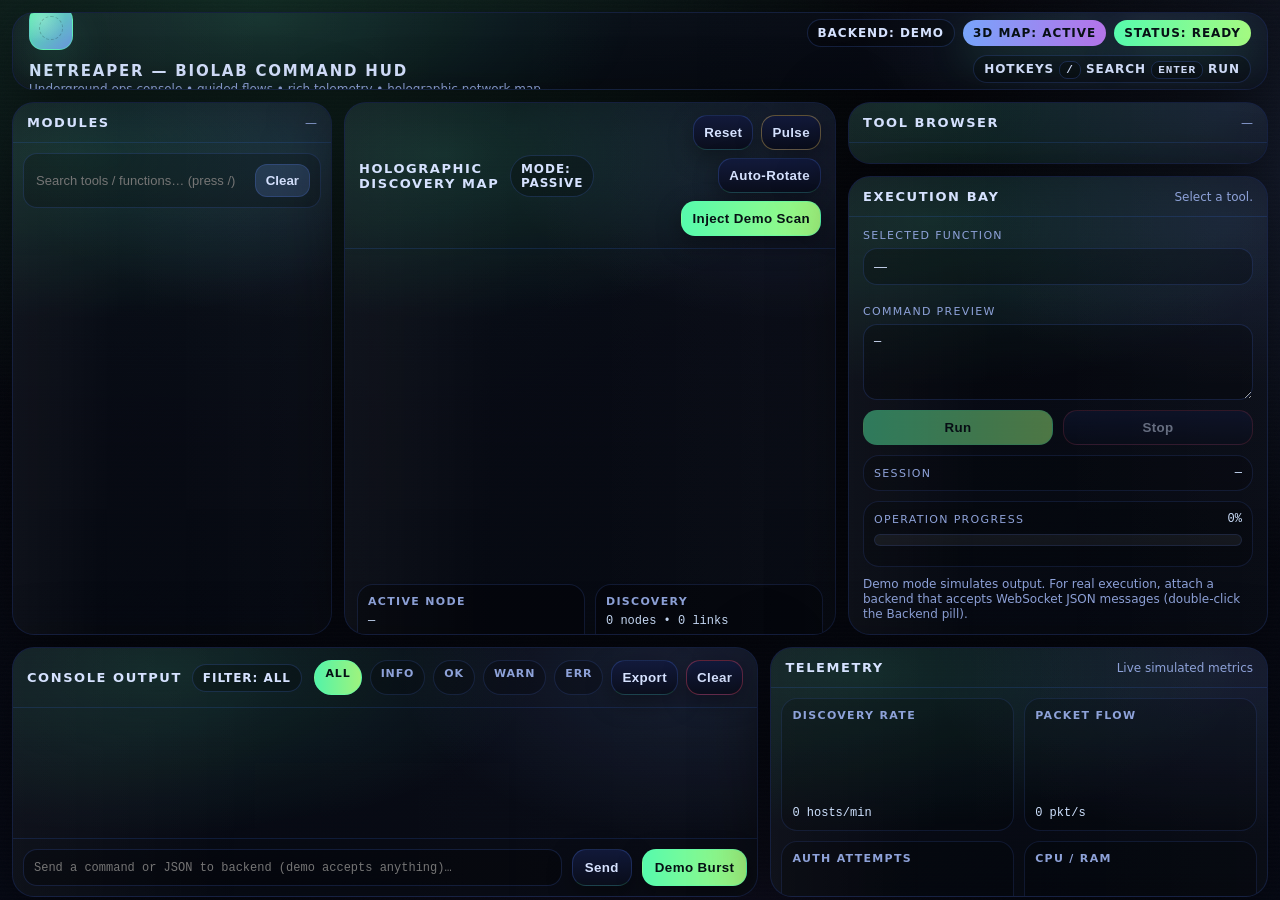
<file: netreaper_command_hud_ultra.html>
<!doctype html>
<html lang="en">
<head>
<meta charset="utf-8"/>
<meta name="viewport" content="width=device-width,initial-scale=1"/>
<title>NETREAPER — BioLab Command HUD (ULTRA)</title>
<style>
:root{
  --bg0:#04050a;
  --bg1:#050814;
  --panel: rgba(10,14,26,.78);
  --panel2: rgba(10,14,26,.92);
  --stroke: rgba(122,167,255,.18);
  --stroke2: rgba(88,255,176,.18);
  --text:#d6e2ff;
  --muted:#8ea2d9;
  --good:#58ffb0;
  --bad:#ff4d6d;
  --warn:#ffd166;
  --ice:#7aa7ff;
  --slime:#58ffb0;
  --slime2:#a7ff83;
  --amber:#ffd166;
  --violet:#c77dff;
  --shadow: 0 18px 70px rgba(0,0,0,.55);
  --shadow2: 0 8px 24px rgba(0,0,0,.35);
  --r: 18px;
  --r2: 22px;
  --mono: ui-monospace, SFMono-Regular, Menlo, Monaco, Consolas, "Liberation Mono", "Courier New", monospace;
}

*{box-sizing:border-box;}
html,body{height:100%;}
body{
  margin:0;
  font-family: ui-sans-serif, system-ui, -apple-system, Segoe UI, Roboto, Ubuntu, Cantarell, "Noto Sans", Arial;
  color:var(--text);
  background:
    radial-gradient(1200px 800px at 20% 0%, rgba(88,255,176,.16), transparent 55%),
    radial-gradient(900px 720px at 110% 20%, rgba(122,167,255,.15), transparent 55%),
    radial-gradient(800px 620px at 50% 120%, rgba(199,125,255,.10), transparent 55%),
    linear-gradient(180deg,var(--bg0),var(--bg1));
  overflow:hidden;
}

.bg{position:fixed; inset:0; pointer-events:none;}
#bgCanvas{position:absolute; inset:0; width:100%; height:100%; opacity:.95; mix-blend-mode:screen;}
.grid{position:absolute; inset:-2px;
  background-image:
    linear-gradient(to right, rgba(60,120,255,.10) 1px, transparent 1px),
    linear-gradient(to bottom, rgba(60,120,255,.08) 1px, transparent 1px);
  background-size: 64px 64px;
  opacity:.22;
  mask-image: radial-gradient(closest-side at 40% 18%, rgba(0,0,0,.92), transparent 70%);
}
.scanlines{position:absolute; inset:0;
  background: repeating-linear-gradient(to bottom, rgba(255,255,255,.06) 0px, rgba(255,255,255,0) 2px, rgba(0,0,0,0) 4px);
  opacity:.10; mix-blend-mode:overlay; animation:scan 8s linear infinite;
}
@keyframes scan{from{transform:translateY(-10px)} to{transform:translateY(10px)}}
.grain{position:absolute; inset:0;
  background-image:url("data:image/svg+xml,%3Csvg xmlns='http://www.w3.org/2000/svg' width='320' height='320'%3E%3Cfilter id='n'%3E%3CfeTurbulence type='fractalNoise' baseFrequency='.9' numOctaves='3' stitchTiles='stitch'/%3E%3C/filter%3E%3Crect width='100%25' height='100%25' filter='url(%23n)' opacity='.38'/%3E%3C/svg%3E");
  opacity:.06; mix-blend-mode:overlay;
}

.app{position:relative; height:100%; display:grid; grid-template-columns: 320px 1fr 420px; grid-template-rows: 78px 1fr 250px; gap:12px; padding:12px;}
@media (max-width: 1250px){ .app{grid-template-columns: 300px 1fr; grid-template-rows: 78px 1fr 320px;} .right{grid-column:1/-1} }
@media (max-width: 860px){ body{overflow:auto;} .app{grid-template-columns: 1fr; grid-template-rows: 78px auto auto auto; height:auto;} .left{grid-row:auto} .center{grid-row:auto} .right{grid-row:auto} .bottom{grid-row:auto} }

.card{
  border-radius: var(--r2);
  background: linear-gradient(180deg, rgba(10,14,26,.72), rgba(7,10,18,.90));
  border: 1px solid rgba(86,130,255,.18);
  box-shadow: var(--shadow);
  overflow:hidden;
  position:relative;
}
.card:before{
  content:"";
  position:absolute; inset:-2px;
  background:
    radial-gradient(680px 300px at 20% 10%, rgba(88,255,176,.14), transparent 55%),
    radial-gradient(520px 300px at 90% 10%, rgba(122,167,255,.12), transparent 55%),
    linear-gradient(90deg, rgba(255,255,255,.04), transparent 35%, rgba(255,255,255,.02));
  opacity:.9;
  pointer-events:none;
}
.card > *{position:relative;}

.header{grid-column:1/-1; display:flex; align-items:center; justify-content:space-between; gap:12px; padding:14px 16px;}
.brand{display:flex; align-items:center; gap:12px; flex-wrap:wrap;}
.logo{width:44px; height:44px; border-radius: 14px;
  background: radial-gradient(circle at 30% 30%, rgba(255,255,255,.25), rgba(255,255,255,0) 55%),
              linear-gradient(135deg, rgba(88,255,176,.95), rgba(122,167,255,.85));
  border:1px solid rgba(88,255,176,.45);
  box-shadow: 0 18px 44px rgba(88,255,176,.16);
  position:relative;
}
.logo:after{
  content:"";
  position:absolute; inset:9px;
  border-radius:12px;
  border:1px dashed rgba(0,0,0,.35);
  opacity:.55;
}
.h1{margin:0; font-size:15px; text-transform:uppercase; letter-spacing:.12em; font-weight:850;}
.sub{margin:2px 0 0; color:var(--muted); font-size:12px; line-height:1.2;}
.pills{display:flex; gap:8px; flex-wrap:wrap; justify-content:flex-end; align-items:center;}
.pill{padding:6px 10px; border-radius:999px; font-size:12px; color:#071015; font-weight:850; letter-spacing:.08em; text-transform:uppercase;
  background: linear-gradient(90deg, rgba(88,255,176,.98), rgba(167,255,131,.98));
  box-shadow: 0 14px 40px rgba(88,255,176,.15);
}
.pill.ice{color:#071015; background: linear-gradient(90deg, rgba(122,167,255,.98), rgba(199,125,255,.90));}
.pill.dark{color:var(--text); background: rgba(0,0,0,.25); border: 1px solid rgba(86,130,255,.20); box-shadow: none;}
.kbd{font-family:var(--mono); font-size:11px; padding:2px 6px; border-radius:8px; border:1px solid rgba(86,130,255,.24); background: rgba(0,0,0,.25);}

.left{grid-row:2; grid-column:1; display:flex; flex-direction:column;}
.center{grid-row:2; grid-column:2; display:flex; flex-direction:column; gap:12px; min-width:0;}
.right{grid-row:2; grid-column:3; display:flex; flex-direction:column; gap:12px; min-width:0;}
.bottom{grid-row:3; grid-column:1/-1; display:grid; grid-template-columns: 1.2fr .8fr; gap:12px; min-height:0;}
@media (max-width: 1250px){ .bottom{grid-template-columns: 1fr;} }

.sectionTitle{padding:12px 14px; border-bottom:1px solid rgba(60,120,255,.16); display:flex; align-items:center; justify-content:space-between; gap:10px;}
.sectionTitle h2{margin:0; font-size:13px; text-transform:uppercase; letter-spacing:.12em;}
.sectionTitle .mini{font-size:12px; color:var(--muted);}

.nav{padding:10px; display:flex; flex-direction:column; gap:10px; height:100%;}
.search{display:flex; gap:8px; padding:10px; border-radius: 14px; border:1px solid rgba(86,130,255,.18); background: rgba(0,0,0,.20);}
.search input{flex:1; border:none; outline:none; background:transparent; color:var(--text); font-size:13px;}
.search button{border:none; background: rgba(122,167,255,.18); color:var(--text); border:1px solid rgba(86,130,255,.22); border-radius: 12px; padding:8px 10px; cursor:pointer; font-weight:800;}
.search button:hover{filter:brightness(1.08);}

.moduleList{display:flex; flex-direction:column; gap:8px; overflow:auto; padding-right:4px;}
.module{padding:10px 10px; border-radius: 16px; border:1px solid rgba(86,130,255,.16); background: rgba(0,0,0,.18); cursor:pointer; user-select:none; transition: transform .12s ease, filter .12s ease; position:relative; overflow:hidden;}
.module:hover{transform: translateY(-1px); filter: brightness(1.06);}
.module.active{border-color: rgba(88,255,176,.35); box-shadow: 0 12px 34px rgba(88,255,176,.10);}
.module .t{display:flex; align-items:center; justify-content:space-between; gap:10px;}
.module .name{font-weight:900; letter-spacing:.06em; text-transform:uppercase; font-size:12px;}
.module .count{font-family:var(--mono); color:var(--muted); font-size:12px;}
.module .d{margin-top:6px; color:var(--muted); font-size:12px; line-height:1.25;}
.module .bar{position:absolute; left:0; top:0; bottom:0; width:4px; background: linear-gradient(180deg, rgba(88,255,176,.9), rgba(122,167,255,.65)); opacity:.0; transition:opacity .12s ease;}
.module.active .bar{opacity:1;}

.toolList{padding:10px; overflow:auto; display:flex; flex-direction:column; gap:10px; height:100%;}
.toolCard{border-radius: 18px; border:1px solid rgba(86,130,255,.14); background: rgba(0,0,0,.18); padding:10px 10px; cursor:pointer; transition: transform .12s ease, filter .12s ease; position:relative; overflow:hidden;}
.toolCard:hover{transform: translateY(-1px); filter:brightness(1.06);}
.toolCard.active{border-color: rgba(122,167,255,.40); box-shadow: 0 12px 34px rgba(122,167,255,.12);}
.toolCard .row{display:flex; gap:10px; align-items:center; justify-content:space-between;}
.toolCard .fn{font-family:var(--mono); font-size:12px; color:#cfe2ff; font-weight:800;}
.toolCard .tag{font-size:11px; padding:4px 8px; border-radius:999px; background: rgba(88,255,176,.12); border:1px solid rgba(88,255,176,.18); color:var(--muted);}
.toolCard .desc{margin-top:6px; font-size:12px; color:var(--muted); line-height:1.25;}

.mapWrap{flex:1; min-height: 420px;}
.mapTop{display:flex; justify-content:space-between; align-items:center; gap:10px; padding:12px 14px; border-bottom:1px solid rgba(60,120,255,.16);}
.mapTop .left{display:flex; gap:10px; align-items:center; flex-direction:row;}
.mapTop .left h2{margin:0; font-size:13px; letter-spacing:.12em; text-transform:uppercase;}
.mapTop .controls{display:flex; gap:8px; flex-wrap:wrap; justify-content:flex-end;}
.btn{appearance:none; border:none; cursor:pointer; user-select:none;
  color:var(--text);
  background: linear-gradient(180deg, rgba(18,26,60,.95), rgba(10,14,28,.95));
  border: 1px solid rgba(86,130,255,.24);
  border-bottom-color: rgba(88,255,176,.18);
  padding: 9px 10px;
  border-radius: 14px;
  font-weight: 850;
  letter-spacing:.03em;
  box-shadow: var(--shadow2);
  transition: transform .12s ease, filter .12s ease, box-shadow .12s ease;
}
.btn:hover{transform: translateY(-1px); filter: brightness(1.06); box-shadow: 0 16px 40px rgba(0,0,0,.35);}
.btn:active{transform: translateY(0) scale(.98); filter: brightness(.98);}
.btn.primary{color:#061014; background: linear-gradient(90deg, rgba(88,255,176,.98), rgba(167,255,131,.98)); border-color: rgba(88,255,176,.55);}
.btn.warn{border-color: rgba(255,209,102,.35);}
.btn.danger{border-color: rgba(255,77,109,.35);}
.btn:disabled{opacity:.45; cursor:not-allowed; transform:none; filter:none; box-shadow:none;}

.mapCanvas{width:100%; height:100%; display:block;}
.mapPanel{position:relative; flex:1; min-height: 420px;}
.mapHUD{position:absolute; left:12px; bottom:12px; right:12px; display:flex; justify-content:space-between; gap:10px; pointer-events:none;}
.hudBox{pointer-events:none; flex:1; border-radius: 16px; padding:10px; border:1px solid rgba(86,130,255,.16); background: rgba(0,0,0,.25);}
.hudBox h3{margin:0 0 6px; font-size:11px; letter-spacing:.12em; text-transform:uppercase; color:var(--muted);}
.hudBox .big{font-family:var(--mono); font-size:12px; color:#cfe2ff;}
.hudBox .small{margin-top:4px; font-size:11px; color:var(--muted); line-height:1.2;}

.execBody{padding: 12px 14px; display:flex; flex-direction:column; gap:10px;}
.field{display:flex; flex-direction:column; gap:6px;}
.field label{font-size:11px; color:var(--muted); text-transform:uppercase; letter-spacing:.12em;}
.field input, .field select, .field textarea{
  border-radius: 14px;
  border:1px solid rgba(86,130,255,.18);
  background: rgba(0,0,0,.25);
  color:var(--text);
  padding: 10px 10px;
  outline:none;
  font-size:13px;
}
.field textarea{min-height: 76px; font-family: var(--mono); font-size:12px;}
.row2{display:grid; grid-template-columns: 1fr 1fr; gap:10px;}
@media (max-width: 1250px){ .row2{grid-template-columns: 1fr;} }

.kv{display:grid; grid-template-columns: 1fr auto; gap:10px; align-items:center; padding: 10px; border-radius: 16px; border:1px solid rgba(86,130,255,.14); background: rgba(0,0,0,.18);}
.kv .k{font-size:11px; color:var(--muted); text-transform:uppercase; letter-spacing:.12em;}
.kv .v{font-family:var(--mono); font-size:12px; color:#cfe2ff;}
.progressWrap{padding:10px; border-radius:16px; border:1px solid rgba(86,130,255,.14); background: rgba(0,0,0,.18);}
.progressTop{display:flex; justify-content:space-between; align-items:center; gap:10px;}
.progressTop .label{font-size:11px; color:var(--muted); text-transform:uppercase; letter-spacing:.12em;}
.progressTop .pct{font-family:var(--mono); font-size:12px; color:#cfe2ff;}
.progressBar{margin-top:8px; height: 12px; border-radius:999px; background: rgba(255,255,255,.06); border:1px solid rgba(86,130,255,.14); overflow:hidden;}
.progressBar > div{height:100%; width:0%; border-radius:999px; background: linear-gradient(90deg, rgba(88,255,176,.95), rgba(122,167,255,.85), rgba(199,125,255,.75)); box-shadow: 0 12px 30px rgba(88,255,176,.12);}
.stageList{margin-top:10px; display:flex; flex-direction:column; gap:8px;}
.stage{display:flex; justify-content:space-between; gap:10px; align-items:center; padding:8px 10px; border-radius: 14px; border:1px solid rgba(86,130,255,.12); background: rgba(0,0,0,.20);}
.stage .s{font-size:12px; color:var(--muted);}
.stage .dot{width:10px; height:10px; border-radius:999px; background: rgba(255,255,255,.12); border:1px solid rgba(86,130,255,.16);}
.stage.done .dot{background: rgba(88,255,176,.75); border-color: rgba(88,255,176,.35); box-shadow:0 0 18px rgba(88,255,176,.20);}
.stage.active .dot{background: rgba(255,209,102,.75); border-color: rgba(255,209,102,.35); box-shadow:0 0 18px rgba(255,209,102,.18);}
.stage.fail .dot{background: rgba(255,77,109,.75); border-color: rgba(255,77,109,.35); box-shadow:0 0 18px rgba(255,77,109,.18);}

.console{height:100%; display:flex; flex-direction:column; min-height:0;}
.consoleTop{display:flex; gap:10px; align-items:center; justify-content:space-between; padding:12px 14px; border-bottom:1px solid rgba(60,120,255,.16);}
.consoleTop .left{display:flex; gap:10px; align-items:center; flex-direction:row;}
.consoleTop h2{margin:0; font-size:13px; letter-spacing:.12em; text-transform:uppercase;}
.filters{display:flex; gap:8px; flex-wrap:wrap; justify-content:flex-end;}
.pillBtn{cursor:pointer; user-select:none; font-size:11px; border-radius:999px; padding:6px 10px; border:1px solid rgba(86,130,255,.16); background: rgba(0,0,0,.22); color:var(--muted); font-weight:850; letter-spacing:.08em; text-transform:uppercase;}
.pillBtn.active{color:#061014; background: linear-gradient(90deg, rgba(88,255,176,.95), rgba(167,255,131,.95)); border-color: rgba(88,255,176,.55);}
.log{flex:1; min-height:0; overflow:auto; padding: 10px; font-family: var(--mono); font-size:12px; line-height: 1.35;}
.line{padding:6px 8px; border-radius: 12px; border:1px solid rgba(86,130,255,.10); background: rgba(0,0,0,.18); margin-bottom:8px;}
.line .ts{color: rgba(142,162,217,.9);}
.line .lvl{display:inline-block; padding:2px 6px; border-radius:999px; font-weight:900; letter-spacing:.08em; text-transform:uppercase; font-size:10px; margin:0 8px;}
.lvl.info{background: rgba(122,167,255,.14); border:1px solid rgba(122,167,255,.24); color: #cfe2ff;}
.lvl.ok{background: rgba(88,255,176,.14); border:1px solid rgba(88,255,176,.24); color: #cfe2ff;}
.lvl.warn{background: rgba(255,209,102,.14); border:1px solid rgba(255,209,102,.24); color: #cfe2ff;}
.lvl.err{background: rgba(255,77,109,.14); border:1px solid rgba(255,77,109,.24); color: #cfe2ff;}
.line .msg{color: #d6e2ff;}
.line pre{margin:8px 0 0; white-space: pre-wrap; color: rgba(214,226,255,.92);}
.consoleCmd{display:flex; gap:10px; padding: 10px; border-top:1px solid rgba(60,120,255,.16);}
.consoleCmd input{flex:1; border-radius: 14px; border:1px solid rgba(86,130,255,.18); background: rgba(0,0,0,.25); color:var(--text); padding: 10px 10px; outline:none; font-family: var(--mono); font-size:12px;}
.consoleCmd .btn{padding:10px 12px;}

.metrics{height:100%; display:flex; flex-direction:column; min-height:0;}
.metricsBody{padding: 10px 10px 14px; display:grid; grid-template-columns: 1fr 1fr; gap:10px; min-height:0;}
@media (max-width: 520px){ .metricsBody{grid-template-columns: 1fr;} }
.spark{border-radius:16px; border:1px solid rgba(86,130,255,.14); background: rgba(0,0,0,.18); padding:10px;}
.spark h3{margin:0 0 6px; font-size:11px; letter-spacing:.12em; text-transform:uppercase; color:var(--muted);}
.spark canvas{width:100%; height:70px; display:block;}
.spark .val{margin-top:8px; font-family:var(--mono); font-size:12px; color:#cfe2ff;}

.toast{position:fixed; left:18px; bottom:18px; max-width: 520px; z-index:99; display:flex; flex-direction:column; gap:10px;}
.toastItem{border-radius: 18px; border:1px solid rgba(86,130,255,.16); background: rgba(0,0,0,.35); box-shadow: var(--shadow2); padding:10px 12px;}
.toastItem b{color:#cfe2ff;}
.smallNote{color:var(--muted); font-size:12px; line-height:1.25;}
</style>
</head>
<body>
<div class="bg">
  <canvas id="bgCanvas"></canvas>
  <div class="grid"></div>
  <div class="scanlines"></div>
  <div class="grain"></div>
</div>

<div class="app">
  <div class="card header">
    <div class="brand">
      <div class="logo"></div>
      <div>
        <div class="h1">NETREAPER — BioLab Command HUD</div>
        <div class="sub">Underground ops console • guided flows • rich telemetry • holographic network map</div>
      </div>
    </div>
    <div class="pills">
      <div class="pill dark">Backend: <span id="backendState">DEMO</span></div>
      <div class="pill ice">3D MAP: <span id="mapState">ACTIVE</span></div>
      <div class="pill">STATUS: <span id="statusState">READY</span></div>
      <div class="pill dark">Hotkeys <span class="kbd">/</span> search <span class="kbd">Enter</span> run</div>
    </div>
  </div>

  <div class="card left">
    <div class="sectionTitle">
      <h2>Modules</h2>
      <div class="mini" id="moduleMeta">—</div>
    </div>
    <div class="nav">
      <div class="search">
        <input id="search" placeholder="Search tools / functions… (press /)" autocomplete="off"/>
        <button id="clearSearch">Clear</button>
      </div>
      <div class="moduleList" id="moduleList"></div>
    </div>
  </div>

  <div class="card center mapWrap">
    <div class="mapTop">
      <div class="left">
        <h2>Holographic Discovery Map</h2>
        <div class="pill dark" id="mapModePill">Mode: Passive</div>
      </div>
      <div class="controls">
        <button class="btn" id="mapReset">Reset</button>
        <button class="btn warn" id="mapPulse">Pulse</button>
        <button class="btn" id="mapAuto">Auto-Rotate</button>
        <button class="btn primary" id="mapInject">Inject Demo Scan</button>
      </div>
    </div>
    <div class="mapPanel" style="height:100%;">
      <canvas class="mapCanvas" id="mapCanvas"></canvas>
      <div class="mapHUD">
        <div class="hudBox">
          <h3>Active Node</h3>
          <div class="big" id="nodeName">—</div>
          <div class="small" id="nodeInfo">Click a node to inspect.</div>
        </div>
        <div class="hudBox">
          <h3>Discovery</h3>
          <div class="big"><span id="nodeCount">0</span> nodes • <span id="edgeCount">0</span> links</div>
          <div class="small">Drag to rotate • Wheel zoom • Shift+Drag to pan</div>
        </div>
      </div>
    </div>
  </div>

  <div class="right">
    <div class="card">
      <div class="sectionTitle">
        <h2>Tool Browser</h2>
        <div class="mini" id="toolMeta">—</div>
      </div>
      <div class="toolList" id="toolList"></div>
    </div>

    <div class="card execCard">
      <div class="sectionTitle">
        <h2>Execution Bay</h2>
        <div class="mini" id="execMeta">Select a tool.</div>
      </div>
      <div class="execBody">
        <div class="field">
          <label>Selected Function</label>
          <input id="fnName" disabled value="—"/>
        </div>

        <div class="row2" id="argFields"></div>

        <div class="field">
          <label>Command Preview</label>
          <textarea id="cmdPreview" readonly>—</textarea>
        </div>

        <div class="row2">
          <button class="btn primary" id="runBtn" disabled>Run</button>
          <button class="btn danger" id="stopBtn" disabled>Stop</button>
        </div>

        <div class="kv">
          <div class="k">Session</div>
          <div class="v" id="sessionId">—</div>
        </div>

        <div class="progressWrap">
          <div class="progressTop">
            <div class="label">Operation Progress</div>
            <div class="pct" id="progPct">0%</div>
          </div>
          <div class="progressBar"><div id="progBar"></div></div>
          <div class="stageList" id="stageList"></div>
        </div>

        <div class="smallNote">
          Demo mode simulates output. For real execution, attach a backend that accepts WebSocket JSON messages
          (double-click the Backend pill).
        </div>
      </div>
    </div>
  </div>

  <div class="bottom">
    <div class="card console">
      <div class="consoleTop">
        <div class="left">
          <h2>Console Output</h2>
          <div class="pill dark" id="logMode">Filter: all</div>
        </div>
        <div class="filters">
          <div class="pillBtn active" data-filter="all">All</div>
          <div class="pillBtn" data-filter="info">Info</div>
          <div class="pillBtn" data-filter="ok">OK</div>
          <div class="pillBtn" data-filter="warn">Warn</div>
          <div class="pillBtn" data-filter="err">Err</div>
          <button class="btn" id="exportLog">Export</button>
          <button class="btn danger" id="clearLog">Clear</button>
        </div>
      </div>
      <div class="log" id="log"></div>
      <div class="consoleCmd">
        <input id="consoleInput" placeholder="Send a command or JSON to backend (demo accepts anything)…"/>
        <button class="btn" id="sendBtn">Send</button>
        <button class="btn primary" id="demoBurst">Demo Burst</button>
      </div>
    </div>

    <div class="card metrics">
      <div class="sectionTitle">
        <h2>Telemetry</h2>
        <div class="mini" id="teleMeta">Live simulated metrics</div>
      </div>
      <div class="metricsBody">
        <div class="spark">
          <h3>Discovery Rate</h3>
          <canvas id="spark1"></canvas>
          <div class="val"><span id="spark1v">0</span> hosts/min</div>
        </div>
        <div class="spark">
          <h3>Packet Flow</h3>
          <canvas id="spark2"></canvas>
          <div class="val"><span id="spark2v">0</span> pkt/s</div>
        </div>
        <div class="spark">
          <h3>Auth Attempts</h3>
          <canvas id="spark3"></canvas>
          <div class="val"><span id="spark3v">0</span> attempts/s</div>
        </div>
        <div class="spark">
          <h3>CPU / RAM</h3>
          <canvas id="spark4"></canvas>
          <div class="val"><span id="spark4v">0</span>% load</div>
        </div>
      </div>
    </div>
  </div>
</div>

<div class="toast" id="toast"></div>

<script id="data" type="application/json">{&quot;meta&quot;: {&quot;name&quot;: &quot;NETREAPER Command Center&quot;, &quot;build&quot;: &quot;ULTRA&quot;, &quot;generated&quot;: &quot;2025-12-15&quot;, &quot;notes&quot;: &quot;UI-only HUD with optional WebSocket backend integration.&quot;}, &quot;reference&quot;: {&quot;Recon &amp; Discovery&quot;: [{&quot;tool&quot;: &quot;nmap&quot;, &quot;purpose&quot;: &quot;TCP/UDP scans, service/vuln scripts&quot;, &quot;access&quot;: &quot;CLI: `netreaper scan ...`; Menu: Recon -&gt; nmap (quick/full/stealth/UDP/vuln)&quot;}, {&quot;tool&quot;: &quot;masscan&quot;, &quot;purpose&quot;: &quot;Fast port sweeps&quot;, &quot;access&quot;: &quot;Menu: Recon -&gt; Masscan&quot;}, {&quot;tool&quot;: &quot;rustscan&quot;, &quot;purpose&quot;: &quot;Rapid discovery feeding nmap&quot;, &quot;access&quot;: &quot;Menu: Recon -&gt; Rustscan&quot;}, {&quot;tool&quot;: &quot;netdiscover&quot;, &quot;purpose&quot;: &quot;ARP live host discovery&quot;, &quot;access&quot;: &quot;Menu: Recon -&gt; Netdiscover&quot;}, {&quot;tool&quot;: &quot;dnsenum&quot;, &quot;purpose&quot;: &quot;DNS/WHOIS/bruteforce&quot;, &quot;access&quot;: &quot;Menu: Recon -&gt; DNSenum&quot;}, {&quot;tool&quot;: &quot;sslscan&quot;, &quot;purpose&quot;: &quot;SSL/TLS cipher/protocol analysis&quot;, &quot;access&quot;: &quot;Menu: Recon -&gt; SSLScan&quot;}, {&quot;tool&quot;: &quot;enum4linux&quot;, &quot;purpose&quot;: &quot;SMB enumeration&quot;, &quot;access&quot;: &quot;Menu: Recon -&gt; enum4linux&quot;}], &quot;Wireless&quot;: [{&quot;tool&quot;: &quot;aircrack-ng suite (airodump/aireplay)&quot;, &quot;purpose&quot;: &quot;Capture handshakes, deauth, crack WPA/WPA2&quot;, &quot;access&quot;: &quot;CLI: `netreaper wifi --monitor &lt;iface&gt;` to start capture; Menu: Wireless -&gt; Capture/Deauth&quot;}, {&quot;tool&quot;: &quot;reaver&quot;, &quot;purpose&quot;: &quot;WPS exploitation&quot;, &quot;access&quot;: &quot;Menu: Wireless -&gt; Reaver&quot;}, {&quot;tool&quot;: &quot;bettercap&quot;, &quot;purpose&quot;: &quot;MITM and wireless attacks&quot;, &quot;access&quot;: &quot;Menu: Wireless -&gt; Bettercap&quot;}, {&quot;tool&quot;: &quot;wifite&quot;, &quot;purpose&quot;: &quot;Automated WiFi audit&quot;, &quot;access&quot;: &quot;Menu: Wireless -&gt; Wifite&quot;}, {&quot;tool&quot;: &quot;hostapd&quot;, &quot;purpose&quot;: &quot;Evil twin access point&quot;, &quot;access&quot;: &quot;Menu: Wireless -&gt; Evil Twin&quot;}], &quot;Web &amp; Exploit&quot;: [{&quot;tool&quot;: &quot;metasploit&quot;, &quot;purpose&quot;: &quot;Exploitation framework&quot;, &quot;access&quot;: &quot;Menu: Exploit -&gt; Metasploit&quot;}, {&quot;tool&quot;: &quot;sqlmap&quot;, &quot;purpose&quot;: &quot;Automated SQL injection&quot;, &quot;access&quot;: &quot;Menu: Exploit -&gt; SQLMap&quot;}, {&quot;tool&quot;: &quot;gobuster&quot;, &quot;purpose&quot;: &quot;Directory brute force&quot;, &quot;access&quot;: &quot;Menu: Exploit -&gt; Gobuster&quot;}, {&quot;tool&quot;: &quot;nikto&quot;, &quot;purpose&quot;: &quot;Web server vuln scan&quot;, &quot;access&quot;: &quot;Menu: Exploit -&gt; Nikto&quot;}, {&quot;tool&quot;: &quot;wpscan&quot;, &quot;purpose&quot;: &quot;WordPress security scan&quot;, &quot;access&quot;: &quot;Menu: Exploit -&gt; WPScan&quot;}, {&quot;tool&quot;: &quot;nuclei&quot;, &quot;purpose&quot;: &quot;Template-based scanning&quot;, &quot;access&quot;: &quot;Menu: Exploit -&gt; Nuclei&quot;}, {&quot;tool&quot;: &quot;searchsploit&quot;, &quot;purpose&quot;: &quot;Local exploit DB search&quot;, &quot;access&quot;: &quot;Menu: Exploit -&gt; Searchsploit&quot;}], &quot;Credentials &amp; Access&quot;: [{&quot;tool&quot;: &quot;hashcat&quot;, &quot;purpose&quot;: &quot;GPU hash cracking&quot;, &quot;access&quot;: &quot;CLI: `netreaper crack &lt;capture_or_hashfile&gt; --hashcat`&quot;}, {&quot;tool&quot;: &quot;john&quot;, &quot;purpose&quot;: &quot;CPU hash cracking&quot;, &quot;access&quot;: &quot;Menu: Credentials -&gt; John&quot;}, {&quot;tool&quot;: &quot;hydra&quot;, &quot;purpose&quot;: &quot;Online brute force (SSH/HTTP/DB)&quot;, &quot;access&quot;: &quot;Menu: Credentials -&gt; Hydra&quot;}, {&quot;tool&quot;: &quot;medusa&quot;, &quot;purpose&quot;: &quot;Parallel brute force&quot;, &quot;access&quot;: &quot;Menu: Credentials -&gt; Medusa&quot;}, {&quot;tool&quot;: &quot;crackmapexec&quot;, &quot;purpose&quot;: &quot;SMB/WinRM/LDAP abuse&quot;, &quot;access&quot;: &quot;Menu: Credentials -&gt; CrackMapExec&quot;}, {&quot;tool&quot;: &quot;impacket suite&quot;, &quot;purpose&quot;: &quot;Windows protocols, secrets, tickets&quot;, &quot;access&quot;: &quot;Menu: Post-Exploit -&gt; Impacket&quot;}], &quot;Intel &amp; OSINT&quot;: [{&quot;tool&quot;: &quot;theHarvester&quot;, &quot;purpose&quot;: &quot;Email/host OSINT collection&quot;, &quot;access&quot;: &quot;Menu: Intel -&gt; theHarvester&quot;}, {&quot;tool&quot;: &quot;recon-ng&quot;, &quot;purpose&quot;: &quot;Modular recon framework&quot;, &quot;access&quot;: &quot;Menu: Intel -&gt; Recon-NG&quot;}, {&quot;tool&quot;: &quot;shodan CLI&quot;, &quot;purpose&quot;: &quot;Internet search engine interface&quot;, &quot;access&quot;: &quot;Menu: Intel -&gt; Shodan&quot;}, {&quot;tool&quot;: &quot;tcpdump&quot;, &quot;purpose&quot;: &quot;Packet capture&quot;, &quot;access&quot;: &quot;Menu: Intel -&gt; Packet Capture&quot;}, {&quot;tool&quot;: &quot;wireshark&quot;, &quot;purpose&quot;: &quot;GUI traffic analysis&quot;, &quot;access&quot;: &quot;Menu: Intel -&gt; Wireshark&quot;}], &quot;Stress &amp; Network Performance&quot;: [{&quot;tool&quot;: &quot;hping3&quot;, &quot;purpose&quot;: &quot;Packet flooding/firewall testing&quot;, &quot;access&quot;: &quot;Menu: Stress -&gt; hping3&quot;}, {&quot;tool&quot;: &quot;iperf3&quot;, &quot;purpose&quot;: &quot;Throughput testing&quot;, &quot;access&quot;: &quot;Menu: Stress -&gt; iperf3&quot;}, {&quot;tool&quot;: &quot;ab (ApacheBench)&quot;, &quot;purpose&quot;: &quot;HTTP load testing&quot;, &quot;access&quot;: &quot;Menu: Stress -&gt; HTTP Load&quot;}, {&quot;tool&quot;: &quot;tc/netem&quot;, &quot;purpose&quot;: &quot;Latency/loss/jitter impairment&quot;, &quot;access&quot;: &quot;Menu: Stress -&gt; Netem (add/remove qdisc)&quot;}], &quot;Utilities &amp; Post-Exploitation&quot;: [{&quot;tool&quot;: &quot;ssh/socat/nc&quot;, &quot;purpose&quot;: &quot;Connectivity checks, tunnels, pivots&quot;, &quot;access&quot;: &quot;Menu: Post-Exploit -&gt; Tunnels/Utilities&quot;}, {&quot;tool&quot;: &quot;mimikatz (helpers)&quot;, &quot;purpose&quot;: &quot;Credential extraction on Windows targets&quot;, &quot;access&quot;: &quot;Menu: Post-Exploit -&gt; Mimikatz helpers&quot;}, {&quot;tool&quot;: &quot;loot manager&quot;, &quot;purpose&quot;: &quot;View/export captured credentials/artifacts&quot;, &quot;access&quot;: &quot;Menu: Sessions/Loot -&gt; View/Export&quot;}]}, &quot;modules&quot;: {&quot;wireless&quot;: [{&quot;name&quot;: &quot;validate_wireless_interface&quot;, &quot;desc&quot;: &quot;Validate wireless interface with optional monitor mode requirement Args: $1 = interface name, $2 = require_monitor (true/false) Returns: 0 if valid, 1 if invalid&quot;, &quot;args&quot;: [{&quot;pos&quot;: 1, &quot;label&quot;: &quot;interface name&quot;}, {&quot;pos&quot;: 2, &quot;label&quot;: &quot;require_monitor (true/false)&quot;}]}, {&quot;name&quot;: &quot;get_wireless_interface&quot;, &quot;desc&quot;: &quot;Get wireless interface from user Returns: sets IFACE variable&quot;, &quot;args&quot;: []}, {&quot;name&quot;: &quot;check_monitor_mode&quot;, &quot;desc&quot;: &quot;Check if interface is in monitor mode Args: $1 = interface name Returns: 0 if in monitor mode, 1 if not&quot;, &quot;args&quot;: [{&quot;pos&quot;: 1, &quot;label&quot;: &quot;interface name&quot;}]}, {&quot;name&quot;: &quot;start_monitor_mode&quot;, &quot;desc&quot;: &quot;Enable monitor mode on interface Args: $1 = interface name Returns: 0 on success, 1 on failure&quot;, &quot;args&quot;: [{&quot;pos&quot;: 1, &quot;label&quot;: &quot;interface name&quot;}]}, {&quot;name&quot;: &quot;stop_monitor_mode&quot;, &quot;desc&quot;: &quot;Disable monitor mode on interface Args: $1 = interface name Returns: 0 on success, 1 on failure&quot;, &quot;args&quot;: [{&quot;pos&quot;: 1, &quot;label&quot;: &quot;interface name&quot;}]}, {&quot;name&quot;: &quot;set_channel&quot;, &quot;desc&quot;: &quot;Set wireless channel Args: $1 = interface, $2 = channel&quot;, &quot;args&quot;: [{&quot;pos&quot;: 1, &quot;label&quot;: &quot;interface&quot;}, {&quot;pos&quot;: 2, &quot;label&quot;: &quot;channel&quot;}]}, {&quot;name&quot;: &quot;run_channel_hop&quot;, &quot;desc&quot;: &quot;Channel hopping (runs in foreground until Ctrl+C) Args: $1 = interface&quot;, &quot;args&quot;: [{&quot;pos&quot;: 1, &quot;label&quot;: &quot;interface&quot;}]}, {&quot;name&quot;: &quot;run_airodump&quot;, &quot;desc&quot;: &quot;Run airodump-ng network scan Args: $1 = interface&quot;, &quot;args&quot;: [{&quot;pos&quot;: 1, &quot;label&quot;: &quot;interface&quot;}]}, {&quot;name&quot;: &quot;run_airodump_target&quot;, &quot;desc&quot;: &quot;Run airodump-ng targeting specific BSSID Args: $1 = interface, $2 = bssid, $3 = channel, $4 = output file (optional)&quot;, &quot;args&quot;: [{&quot;pos&quot;: 1, &quot;label&quot;: &quot;interface&quot;}, {&quot;pos&quot;: 2, &quot;label&quot;: &quot;bssid&quot;}, {&quot;pos&quot;: 3, &quot;label&quot;: &quot;channel&quot;}, {&quot;pos&quot;: 4, &quot;label&quot;: &quot;output file (optional)&quot;}]}, {&quot;name&quot;: &quot;run_aireplay_deauth&quot;, &quot;desc&quot;: &quot;Run deauthentication attack Args: $1 = interface, $2 = bssid, $3 = client (optional, \&quot;all\&quot; for broadcast), $4 = count&quot;, &quot;args&quot;: [{&quot;pos&quot;: 1, &quot;label&quot;: &quot;interface&quot;}, {&quot;pos&quot;: 2, &quot;label&quot;: &quot;bssid&quot;}, {&quot;pos&quot;: 3, &quot;label&quot;: &quot;client (optional, \&quot;all\&quot; for broadcast)&quot;}, {&quot;pos&quot;: 4, &quot;label&quot;: &quot;count&quot;}]}, {&quot;name&quot;: &quot;run_aireplay_fakeauth&quot;, &quot;desc&quot;: &quot;Run fake authentication Args: $1 = interface, $2 = bssid, $3 = source MAC (optional)&quot;, &quot;args&quot;: [{&quot;pos&quot;: 1, &quot;label&quot;: &quot;interface&quot;}, {&quot;pos&quot;: 2, &quot;label&quot;: &quot;bssid&quot;}, {&quot;pos&quot;: 3, &quot;label&quot;: &quot;source MAC (optional)&quot;}]}, {&quot;name&quot;: &quot;run_aireplay_arp&quot;, &quot;desc&quot;: &quot;Run ARP replay attack Args: $1 = interface, $2 = bssid&quot;, &quot;args&quot;: [{&quot;pos&quot;: 1, &quot;label&quot;: &quot;interface&quot;}, {&quot;pos&quot;: 2, &quot;label&quot;: &quot;bssid&quot;}]}, {&quot;name&quot;: &quot;run_aircrack&quot;, &quot;desc&quot;: &quot;Run aircrack-ng with wordlist Args: $1 = capture file, $2 = wordlist&quot;, &quot;args&quot;: [{&quot;pos&quot;: 1, &quot;label&quot;: &quot;capture file&quot;}, {&quot;pos&quot;: 2, &quot;label&quot;: &quot;wordlist&quot;}]}, {&quot;name&quot;: &quot;run_wifite&quot;, &quot;desc&quot;: &quot;Run wifite automated attack&quot;, &quot;args&quot;: []}, {&quot;name&quot;: &quot;run_wifite_target&quot;, &quot;desc&quot;: &quot;Run wifite targeting specific network Args: $1 = bssid (optional), $2 = channel (optional)&quot;, &quot;args&quot;: [{&quot;pos&quot;: 1, &quot;label&quot;: &quot;bssid (optional)&quot;}, {&quot;pos&quot;: 2, &quot;label&quot;: &quot;channel (optional)&quot;}]}, {&quot;name&quot;: &quot;run_bettercap&quot;, &quot;desc&quot;: &quot;Run bettercap WiFi recon Args: $1 = interface&quot;, &quot;args&quot;: [{&quot;pos&quot;: 1, &quot;label&quot;: &quot;interface&quot;}]}, {&quot;name&quot;: &quot;run_reaver&quot;, &quot;desc&quot;: &quot;Run reaver WPS attack Args: $1 = interface, $2 = bssid, $3 = channel&quot;, &quot;args&quot;: [{&quot;pos&quot;: 1, &quot;label&quot;: &quot;interface&quot;}, {&quot;pos&quot;: 2, &quot;label&quot;: &quot;bssid&quot;}, {&quot;pos&quot;: 3, &quot;label&quot;: &quot;channel&quot;}]}, {&quot;name&quot;: &quot;run_reaver_pixie&quot;, &quot;desc&quot;: &quot;Run reaver with Pixie Dust attack Args: $1 = interface, $2 = bssid, $3 = channel&quot;, &quot;args&quot;: [{&quot;pos&quot;: 1, &quot;label&quot;: &quot;interface&quot;}, {&quot;pos&quot;: 2, &quot;label&quot;: &quot;bssid&quot;}, {&quot;pos&quot;: 3, &quot;label&quot;: &quot;channel&quot;}]}, {&quot;name&quot;: &quot;run_bully&quot;, &quot;desc&quot;: &quot;Run bully WPS attack Args: $1 = interface, $2 = bssid, $3 = channel&quot;, &quot;args&quot;: [{&quot;pos&quot;: 1, &quot;label&quot;: &quot;interface&quot;}, {&quot;pos&quot;: 2, &quot;label&quot;: &quot;bssid&quot;}, {&quot;pos&quot;: 3, &quot;label&quot;: &quot;channel&quot;}]}, {&quot;name&quot;: &quot;capture_handshake&quot;, &quot;desc&quot;: &quot;Capture WPA handshake Args: $1 = interface, $2 = bssid, $3 = channel&quot;, &quot;args&quot;: [{&quot;pos&quot;: 1, &quot;label&quot;: &quot;interface&quot;}, {&quot;pos&quot;: 2, &quot;label&quot;: &quot;bssid&quot;}, {&quot;pos&quot;: 3, &quot;label&quot;: &quot;channel&quot;}]}, {&quot;name&quot;: &quot;convert_to_hashcat&quot;, &quot;desc&quot;: &quot;Convert capture to hashcat format Args: $1 = capture file&quot;, &quot;args&quot;: [{&quot;pos&quot;: 1, &quot;label&quot;: &quot;capture file&quot;}]}, {&quot;name&quot;: &quot;run_hashcat_wifi&quot;, &quot;desc&quot;: &quot;Run hashcat on WiFi handshake Args: $1 = hash file, $2 = wordlist&quot;, &quot;args&quot;: [{&quot;pos&quot;: 1, &quot;label&quot;: &quot;hash file&quot;}, {&quot;pos&quot;: 2, &quot;label&quot;: &quot;wordlist&quot;}]}, {&quot;name&quot;: &quot;wireless_menu&quot;, &quot;desc&quot;: &quot;Interactive wireless menu&quot;, &quot;args&quot;: []}], &quot;scanning&quot;: [{&quot;name&quot;: &quot;run_nmap_scan&quot;, &quot;desc&quot;: &quot;Run a basic nmap scan with require_tools dependency gate This is an example function demonstrating the require_tools and timed_run patterns Args: $1 = target (IP, hostname, or CIDR) Returns: 0 on success, 1 on failure&quot;, &quot;args&quot;: [{&quot;pos&quot;: 1, &quot;label&quot;: &quot;target (IP, hostname, or CIDR)&quot;}]}, {&quot;name&quot;: &quot;run_nmap_quick&quot;, &quot;desc&quot;: &quot;Run quick nmap scan Args: $1 = target&quot;, &quot;args&quot;: [{&quot;pos&quot;: 1, &quot;label&quot;: &quot;target&quot;}]}, {&quot;name&quot;: &quot;run_nmap_full&quot;, &quot;desc&quot;: &quot;Run full nmap scan Args: $1 = target&quot;, &quot;args&quot;: [{&quot;pos&quot;: 1, &quot;label&quot;: &quot;target&quot;}]}, {&quot;name&quot;: &quot;run_nmap_stealth&quot;, &quot;desc&quot;: &quot;Run stealth nmap scan Args: $1 = target&quot;, &quot;args&quot;: [{&quot;pos&quot;: 1, &quot;label&quot;: &quot;target&quot;}]}, {&quot;name&quot;: &quot;run_nmap_udp&quot;, &quot;desc&quot;: &quot;Run UDP nmap scan Args: $1 = target&quot;, &quot;args&quot;: [{&quot;pos&quot;: 1, &quot;label&quot;: &quot;target&quot;}]}, {&quot;name&quot;: &quot;run_nmap_vuln&quot;, &quot;desc&quot;: &quot;Run nmap vulnerability scan Args: $1 = target&quot;, &quot;args&quot;: [{&quot;pos&quot;: 1, &quot;label&quot;: &quot;target&quot;}]}, {&quot;name&quot;: &quot;run_nmap_service&quot;, &quot;desc&quot;: &quot;Run nmap service detection Args: $1 = target&quot;, &quot;args&quot;: [{&quot;pos&quot;: 1, &quot;label&quot;: &quot;target&quot;}]}, {&quot;name&quot;: &quot;run_nmap_os&quot;, &quot;desc&quot;: &quot;Run nmap OS detection Args: $1 = target&quot;, &quot;args&quot;: [{&quot;pos&quot;: 1, &quot;label&quot;: &quot;target&quot;}]}, {&quot;name&quot;: &quot;run_nmap_custom&quot;, &quot;desc&quot;: &quot;Run nmap custom scan Args: $1 = target, $2 = nmap options&quot;, &quot;args&quot;: [{&quot;pos&quot;: 1, &quot;label&quot;: &quot;target&quot;}, {&quot;pos&quot;: 2, &quot;label&quot;: &quot;nmap options&quot;}]}, {&quot;name&quot;: &quot;run_masscan&quot;, &quot;desc&quot;: &quot;Run masscan fast port scan Args: $1 = target, $2 = ports (optional), $3 = rate (optional)&quot;, &quot;args&quot;: [{&quot;pos&quot;: 1, &quot;label&quot;: &quot;target&quot;}, {&quot;pos&quot;: 2, &quot;label&quot;: &quot;ports (optional)&quot;}, {&quot;pos&quot;: 3, &quot;label&quot;: &quot;rate (optional)&quot;}]}, {&quot;name&quot;: &quot;run_rustscan&quot;, &quot;desc&quot;: &quot;Run rustscan (fast scanner with nmap integration) Args: $1 = target&quot;, &quot;args&quot;: [{&quot;pos&quot;: 1, &quot;label&quot;: &quot;target&quot;}]}, {&quot;name&quot;: &quot;run_unicornscan&quot;, &quot;desc&quot;: &quot;Run unicornscan (async scanner) Args: $1 = target&quot;, &quot;args&quot;: [{&quot;pos&quot;: 1, &quot;label&quot;: &quot;target&quot;}]}, {&quot;name&quot;: &quot;run_zmap&quot;, &quot;desc&quot;: &quot;Run zmap (fast internet-wide scanner) Args: $1 = target/subnet, $2 = port&quot;, &quot;args&quot;: [{&quot;pos&quot;: 1, &quot;label&quot;: &quot;target/subnet&quot;}, {&quot;pos&quot;: 2, &quot;label&quot;: &quot;port&quot;}]}, {&quot;name&quot;: &quot;run_smb_enum&quot;, &quot;desc&quot;: &quot;Enumerate SMB shares Args: $1 = target&quot;, &quot;args&quot;: [{&quot;pos&quot;: 1, &quot;label&quot;: &quot;target&quot;}]}, {&quot;name&quot;: &quot;run_snmp_enum&quot;, &quot;desc&quot;: &quot;Enumerate SNMP Args: $1 = target&quot;, &quot;args&quot;: [{&quot;pos&quot;: 1, &quot;label&quot;: &quot;target&quot;}]}, {&quot;name&quot;: &quot;run_ldap_enum&quot;, &quot;desc&quot;: &quot;Enumerate LDAP Args: $1 = target&quot;, &quot;args&quot;: [{&quot;pos&quot;: 1, &quot;label&quot;: &quot;target&quot;}]}, {&quot;name&quot;: &quot;run_nfs_enum&quot;, &quot;desc&quot;: &quot;Enumerate NFS Args: $1 = target&quot;, &quot;args&quot;: [{&quot;pos&quot;: 1, &quot;label&quot;: &quot;target&quot;}]}, {&quot;name&quot;: &quot;run_rpc_enum&quot;, &quot;desc&quot;: &quot;Enumerate RPC Args: $1 = target&quot;, &quot;args&quot;: [{&quot;pos&quot;: 1, &quot;label&quot;: &quot;target&quot;}]}, {&quot;name&quot;: &quot;scanning_menu&quot;, &quot;desc&quot;: &quot;Interactive scanning menu&quot;, &quot;args&quot;: []}], &quot;traffic&quot;: [{&quot;name&quot;: &quot;run_tcpdump&quot;, &quot;desc&quot;: &quot;Run tcpdump packet capture Args: $1 = interface (optional)&quot;, &quot;args&quot;: [{&quot;pos&quot;: 1, &quot;label&quot;: &quot;interface (optional)&quot;}]}, {&quot;name&quot;: &quot;run_tcpdump_filter&quot;, &quot;desc&quot;: &quot;Run tcpdump with filter Args: $1 = interface, $2 = filter expression&quot;, &quot;args&quot;: [{&quot;pos&quot;: 1, &quot;label&quot;: &quot;interface&quot;}, {&quot;pos&quot;: 2, &quot;label&quot;: &quot;filter expression&quot;}]}, {&quot;name&quot;: &quot;run_tcpdump_live&quot;, &quot;desc&quot;: &quot;Run tcpdump with verbose output (live view) Args: $1 = interface (optional)&quot;, &quot;args&quot;: [{&quot;pos&quot;: 1, &quot;label&quot;: &quot;interface (optional)&quot;}]}, {&quot;name&quot;: &quot;run_wireshark&quot;, &quot;desc&quot;: &quot;Launch Wireshark GUI Args: $1 = interface (optional)&quot;, &quot;args&quot;: [{&quot;pos&quot;: 1, &quot;label&quot;: &quot;interface (optional)&quot;}]}, {&quot;name&quot;: &quot;run_wireshark_file&quot;, &quot;desc&quot;: &quot;Open capture file in Wireshark Args: $1 = capture file&quot;, &quot;args&quot;: [{&quot;pos&quot;: 1, &quot;label&quot;: &quot;capture file&quot;}]}, {&quot;name&quot;: &quot;run_tshark&quot;, &quot;desc&quot;: &quot;Run tshark CLI capture Args: $1 = interface (optional)&quot;, &quot;args&quot;: [{&quot;pos&quot;: 1, &quot;label&quot;: &quot;interface (optional)&quot;}]}, {&quot;name&quot;: &quot;run_tshark_filter&quot;, &quot;desc&quot;: &quot;Run tshark with display filter Args: $1 = interface, $2 = display filter&quot;, &quot;args&quot;: [{&quot;pos&quot;: 1, &quot;label&quot;: &quot;interface&quot;}, {&quot;pos&quot;: 2, &quot;label&quot;: &quot;display filter&quot;}]}, {&quot;name&quot;: &quot;run_tshark_analyze&quot;, &quot;desc&quot;: &quot;Analyze capture file with tshark Args: $1 = capture file&quot;, &quot;args&quot;: [{&quot;pos&quot;: 1, &quot;label&quot;: &quot;capture file&quot;}]}, {&quot;name&quot;: &quot;run_tshark_extract_http&quot;, &quot;desc&quot;: &quot;Extract HTTP objects from capture Args: $1 = capture file&quot;, &quot;args&quot;: [{&quot;pos&quot;: 1, &quot;label&quot;: &quot;capture file&quot;}]}, {&quot;name&quot;: &quot;run_ettercap&quot;, &quot;desc&quot;: &quot;Run ettercap for MITM attacks Args: $1 = interface (optional)&quot;, &quot;args&quot;: [{&quot;pos&quot;: 1, &quot;label&quot;: &quot;interface (optional)&quot;}]}, {&quot;name&quot;: &quot;run_bettercap_traffic&quot;, &quot;desc&quot;: &quot;Run bettercap for advanced MITM Args: $1 = interface (optional)&quot;, &quot;args&quot;: [{&quot;pos&quot;: 1, &quot;label&quot;: &quot;interface (optional)&quot;}]}, {&quot;name&quot;: &quot;run_arpspoof&quot;, &quot;desc&quot;: &quot;Run arpspoof for ARP spoofing Args: $1 = interface, $2 = target, $3 = gateway&quot;, &quot;args&quot;: [{&quot;pos&quot;: 1, &quot;label&quot;: &quot;interface&quot;}, {&quot;pos&quot;: 2, &quot;label&quot;: &quot;target&quot;}, {&quot;pos&quot;: 3, &quot;label&quot;: &quot;gateway&quot;}]}, {&quot;name&quot;: &quot;run_responder&quot;, &quot;desc&quot;: &quot;Run Responder for LLMNR/NBT-NS poisoning Args: $1 = interface (optional)&quot;, &quot;args&quot;: [{&quot;pos&quot;: 1, &quot;label&quot;: &quot;interface (optional)&quot;}]}, {&quot;name&quot;: &quot;run_mitmproxy&quot;, &quot;desc&quot;: &quot;Run mitmproxy for HTTP/HTTPS interception Args: none&quot;, &quot;args&quot;: []}, {&quot;name&quot;: &quot;analyze_pcap&quot;, &quot;desc&quot;: &quot;Read and display pcap file summary Args: $1 = capture file&quot;, &quot;args&quot;: [{&quot;pos&quot;: 1, &quot;label&quot;: &quot;capture file&quot;}]}, {&quot;name&quot;: &quot;extract_credentials&quot;, &quot;desc&quot;: &quot;Extract credentials from pcap Args: $1 = capture file&quot;, &quot;args&quot;: [{&quot;pos&quot;: 1, &quot;label&quot;: &quot;capture file&quot;}]}, {&quot;name&quot;: &quot;traffic_menu&quot;, &quot;desc&quot;: &quot;Main traffic menu&quot;, &quot;args&quot;: []}], &quot;exploit&quot;: [{&quot;name&quot;: &quot;run_metasploit&quot;, &quot;desc&quot;: &quot;Launch Metasploit console&quot;, &quot;args&quot;: []}, {&quot;name&quot;: &quot;run_metasploit_rc&quot;, &quot;desc&quot;: &quot;Launch Metasploit with resource script Args: $1 = resource script path&quot;, &quot;args&quot;: [{&quot;pos&quot;: 1, &quot;label&quot;: &quot;resource script path&quot;}]}, {&quot;name&quot;: &quot;run_msfvenom&quot;, &quot;desc&quot;: &quot;Run msfvenom payload generator Args: $1 = payload, $2 = lhost, $3 = lport, $4 = format, $5 = outfile&quot;, &quot;args&quot;: [{&quot;pos&quot;: 1, &quot;label&quot;: &quot;payload&quot;}, {&quot;pos&quot;: 2, &quot;label&quot;: &quot;lhost&quot;}, {&quot;pos&quot;: 3, &quot;label&quot;: &quot;lport&quot;}, {&quot;pos&quot;: 4, &quot;label&quot;: &quot;format&quot;}, {&quot;pos&quot;: 5, &quot;label&quot;: &quot;outfile&quot;}]}, {&quot;name&quot;: &quot;run_sqlmap&quot;, &quot;desc&quot;: &quot;Run SQLmap against target URL Args: $1 = target URL&quot;, &quot;args&quot;: [{&quot;pos&quot;: 1, &quot;label&quot;: &quot;target URL&quot;}]}, {&quot;name&quot;: &quot;run_sqlmap_advanced&quot;, &quot;desc&quot;: &quot;Run SQLmap with advanced options Args: $1 = target URL, $2 = additional options&quot;, &quot;args&quot;: [{&quot;pos&quot;: 1, &quot;label&quot;: &quot;target URL&quot;}, {&quot;pos&quot;: 2, &quot;label&quot;: &quot;additional options&quot;}]}, {&quot;name&quot;: &quot;run_nikto&quot;, &quot;desc&quot;: &quot;Run Nikto web scanner Args: $1 = target host/URL&quot;, &quot;args&quot;: [{&quot;pos&quot;: 1, &quot;label&quot;: &quot;target host/URL&quot;}]}, {&quot;name&quot;: &quot;run_gobuster&quot;, &quot;desc&quot;: &quot;Run Gobuster directory brute force Args: $1 = target URL, $2 = wordlist (optional)&quot;, &quot;args&quot;: [{&quot;pos&quot;: 1, &quot;label&quot;: &quot;target URL&quot;}, {&quot;pos&quot;: 2, &quot;label&quot;: &quot;wordlist (optional)&quot;}]}, {&quot;name&quot;: &quot;run_dirb&quot;, &quot;desc&quot;: &quot;Run DIRB directory brute force Args: $1 = target URL, $2 = wordlist (optional)&quot;, &quot;args&quot;: [{&quot;pos&quot;: 1, &quot;label&quot;: &quot;target URL&quot;}, {&quot;pos&quot;: 2, &quot;label&quot;: &quot;wordlist (optional)&quot;}]}, {&quot;name&quot;: &quot;run_feroxbuster&quot;, &quot;desc&quot;: &quot;Run Feroxbuster Args: $1 = target URL, $2 = wordlist (optional)&quot;, &quot;args&quot;: [{&quot;pos&quot;: 1, &quot;label&quot;: &quot;target URL&quot;}, {&quot;pos&quot;: 2, &quot;label&quot;: &quot;wordlist (optional)&quot;}]}, {&quot;name&quot;: &quot;run_nuclei&quot;, &quot;desc&quot;: &quot;Run Nuclei vulnerability scanner Args: $1 = target&quot;, &quot;args&quot;: [{&quot;pos&quot;: 1, &quot;label&quot;: &quot;target&quot;}]}, {&quot;name&quot;: &quot;run_searchsploit&quot;, &quot;desc&quot;: &quot;Search ExploitDB Args: $1 = search term&quot;, &quot;args&quot;: [{&quot;pos&quot;: 1, &quot;label&quot;: &quot;search term&quot;}]}, {&quot;name&quot;: &quot;run_xsstrike&quot;, &quot;desc&quot;: &quot;Run XSStrike XSS scanner Args: $1 = target URL&quot;, &quot;args&quot;: [{&quot;pos&quot;: 1, &quot;label&quot;: &quot;target URL&quot;}]}, {&quot;name&quot;: &quot;run_commix&quot;, &quot;desc&quot;: &quot;Run Commix command injection Args: $1 = target URL&quot;, &quot;args&quot;: [{&quot;pos&quot;: 1, &quot;label&quot;: &quot;target URL&quot;}]}, {&quot;name&quot;: &quot;exploit_menu&quot;, &quot;desc&quot;: &quot;Interactive exploit menu&quot;, &quot;args&quot;: []}], &quot;credentials&quot;: [{&quot;name&quot;: &quot;convert_to_hashcat&quot;, &quot;desc&quot;: &quot;Convert capture file to hashcat format Args: $1 = capture file (optional, will prompt if not provided) Returns: path to converted file&quot;, &quot;args&quot;: [{&quot;pos&quot;: 1, &quot;label&quot;: &quot;capture file (optional, will prompt if not provided)&quot;}]}, {&quot;name&quot;: &quot;run_hashcat_gpu&quot;, &quot;desc&quot;: &quot;Run hashcat with GPU acceleration Args: $1 = hash file (optional), $2 = wordlist (optional)&quot;, &quot;args&quot;: [{&quot;pos&quot;: 1, &quot;label&quot;: &quot;hash file (optional)&quot;}, {&quot;pos&quot;: 2, &quot;label&quot;: &quot;wordlist (optional)&quot;}]}, {&quot;name&quot;: &quot;run_hashcat_rules&quot;, &quot;desc&quot;: &quot;Run hashcat with rule-based attack Args: $1 = hash file (optional), $2 = wordlist (optional), $3 = rules file (optional)&quot;, &quot;args&quot;: [{&quot;pos&quot;: 1, &quot;label&quot;: &quot;hash file (optional)&quot;}, {&quot;pos&quot;: 2, &quot;label&quot;: &quot;wordlist (optional)&quot;}, {&quot;pos&quot;: 3, &quot;label&quot;: &quot;rules file (optional)&quot;}]}, {&quot;name&quot;: &quot;run_hashcat_custom&quot;, &quot;desc&quot;: &quot;Run hashcat with custom hash type Args: $1 = hash type, $2 = hash file, $3 = wordlist&quot;, &quot;args&quot;: [{&quot;pos&quot;: 1, &quot;label&quot;: &quot;hash type&quot;}, {&quot;pos&quot;: 2, &quot;label&quot;: &quot;hash file&quot;}, {&quot;pos&quot;: 3, &quot;label&quot;: &quot;wordlist&quot;}]}, {&quot;name&quot;: &quot;run_john&quot;, &quot;desc&quot;: &quot;Run John the Ripper on hash file Args: $1 = hash file (optional), $2 = wordlist (optional)&quot;, &quot;args&quot;: [{&quot;pos&quot;: 1, &quot;label&quot;: &quot;hash file (optional)&quot;}, {&quot;pos&quot;: 2, &quot;label&quot;: &quot;wordlist (optional)&quot;}]}, {&quot;name&quot;: &quot;run_john_wifi&quot;, &quot;desc&quot;: &quot;Run John on WiFi capture file Args: $1 = capture file (optional), $2 = wordlist (optional)&quot;, &quot;args&quot;: [{&quot;pos&quot;: 1, &quot;label&quot;: &quot;capture file (optional)&quot;}, {&quot;pos&quot;: 2, &quot;label&quot;: &quot;wordlist (optional)&quot;}]}, {&quot;name&quot;: &quot;run_hydra&quot;, &quot;desc&quot;: &quot;Run Hydra brute force attack Args: $1 = target (optional)&quot;, &quot;args&quot;: [{&quot;pos&quot;: 1, &quot;label&quot;: &quot;target (optional)&quot;}]}, {&quot;name&quot;: &quot;run_hydra_ssh&quot;, &quot;desc&quot;: &quot;Run Hydra SSH attack (quick helper) Args: $1 = target, $2 = username, $3 = wordlist&quot;, &quot;args&quot;: [{&quot;pos&quot;: 1, &quot;label&quot;: &quot;target&quot;}, {&quot;pos&quot;: 2, &quot;label&quot;: &quot;username&quot;}, {&quot;pos&quot;: 3, &quot;label&quot;: &quot;wordlist&quot;}]}, {&quot;name&quot;: &quot;run_medusa&quot;, &quot;desc&quot;: &quot;Run Medusa parallel brute force Args: $1 = target (optional)&quot;, &quot;args&quot;: [{&quot;pos&quot;: 1, &quot;label&quot;: &quot;target (optional)&quot;}]}, {&quot;name&quot;: &quot;run_crackmapexec&quot;, &quot;desc&quot;: &quot;Run CrackMapExec for AD/SMB attacks Args: $1 = target (optional)&quot;, &quot;args&quot;: [{&quot;pos&quot;: 1, &quot;label&quot;: &quot;target (optional)&quot;}]}, {&quot;name&quot;: &quot;run_cme_enum&quot;, &quot;desc&quot;: &quot;CrackMapExec SMB enumeration Args: $1 = target (optional)&quot;, &quot;args&quot;: [{&quot;pos&quot;: 1, &quot;label&quot;: &quot;target (optional)&quot;}]}, {&quot;name&quot;: &quot;run_ncrack&quot;, &quot;desc&quot;: &quot;Run Ncrack for network authentication cracking Args: $1 = target (optional)&quot;, &quot;args&quot;: [{&quot;pos&quot;: 1, &quot;label&quot;: &quot;target (optional)&quot;}]}, {&quot;name&quot;: &quot;run_secretsdump&quot;, &quot;desc&quot;: &quot;Extract hashes using impacket-secretsdump Args: $1 = target (optional)&quot;, &quot;args&quot;: [{&quot;pos&quot;: 1, &quot;label&quot;: &quot;target (optional)&quot;}]}, {&quot;name&quot;: &quot;credentials_menu&quot;, &quot;desc&quot;: &quot;Main credentials menu&quot;, &quot;args&quot;: []}]}}</script>

<script>
/* NETREAPER BioLab Command HUD (ULTRA) */
const DATA = JSON.parse(document.getElementById("data").textContent);

const state = {
  activeModule: "scanning",
  activeTool: null,
  filter: "all",
  backend: {
    mode: "demo",
    ws: null,
    url: "ws://localhost:8787/ws"
  },
  job: null,
  jobTimer: null,
  jobAbort: null,
  log: [],
  map: {
    nodes: [],
    edges: [],
    active: null,
    autoRotate: true,
    rotX: 0.25,
    rotY: 0.00,
    zoom: 1.0,
    panX: 0,
    panY: 0,
    dragging: false,
    dragMode: "rotate",
    lastX: 0,
    lastY: 0,
    pulse: 0
  },
  metrics: {
    series: Array.from({length:4}, ()=>[]),
    maxLen: 64
  }
};

const $ = (id)=>document.getElementById(id);
const moduleList = $("moduleList");
const toolList = $("toolList");
const moduleMeta = $("moduleMeta");
const toolMeta = $("toolMeta");
const execMeta = $("execMeta");
const fnName = $("fnName");
const argFields = $("argFields");
const cmdPreview = $("cmdPreview");
const runBtn = $("runBtn");
const stopBtn = $("stopBtn");
const sessionId = $("sessionId");
const progPct = $("progPct");
const progBar = $("progBar");
const stageList = $("stageList");
const logEl = $("log");
const backendState = $("backendState");
const statusState = $("statusState");
const logMode = $("logMode");

const nodeName = $("nodeName");
const nodeInfo = $("nodeInfo");
const nodeCount = $("nodeCount");
const edgeCount = $("edgeCount");
const mapModePill = $("mapModePill");

function ts(){
  const d = new Date();
  const hh = String(d.getHours()).padStart(2,"0");
  const mm = String(d.getMinutes()).padStart(2,"0");
  const ss = String(d.getSeconds()).padStart(2,"0");
  return `${hh}:${mm}:${ss}`;
}

function toast(title, msg){
  const host = $("toast");
  const div = document.createElement("div");
  div.className = "toastItem";
  div.innerHTML = `<b>${escapeHtml(title)}</b><div class="smallNote">${escapeHtml(msg)}</div>`;
  host.appendChild(div);
  setTimeout(()=>div.remove(), 4200);
}

function escapeHtml(s){
  return (s??"").toString().replace(/[&<>"']/g, (c)=>({"&":"&amp;","<":"&lt;",">":"&gt;","\"":"&quot;","'":"&#39;"}[c]));
}

function addLog(level, message, details=null){
  const entry = { ts: ts(), level, message, details };
  state.log.push(entry);
  if (state.log.length > 400) state.log.shift();
  renderLog();
}

function renderLog(){
  const f = state.filter;
  logMode.textContent = `Filter: ${f}`;
  const items = state.log.filter(x=> f==="all" ? true : x.level===f);
  logEl.innerHTML = "";
  const frag = document.createDocumentFragment();
  for(const it of items.slice(-200)){
    const div = document.createElement("div");
    div.className = "line";
    const lvl = it.level;
    div.innerHTML = `<span class="ts">${it.ts}</span><span class="lvl ${lvl}">${lvl}</span><span class="msg">${escapeHtml(it.message)}</span>`;
    if (it.details){
      const pre = document.createElement("pre");
      pre.textContent = (typeof it.details === "string") ? it.details : JSON.stringify(it.details, null, 2);
      div.appendChild(pre);
    }
    frag.appendChild(div);
  }
  logEl.appendChild(frag);
  logEl.scrollTop = logEl.scrollHeight;
}

function setStatus(s){ statusState.textContent = s; }
function setBackendMode(mode){ state.backend.mode = mode; backendState.textContent = mode.toUpperCase(); }

function buildModules(){
  const defs = [
    {key:"scanning", name:"Recon / Scanning", desc:"Nmap, masscan, rustscan, netdiscover. Discovery + vuln pivots.", icon:"🧪"},
    {key:"wireless", name:"Wireless", desc:"Monitor mode, capture, deauth, evil twin workflows.", icon:"📡"},
    {key:"traffic", name:"Traffic", desc:"tcpdump/tshark, mitm helpers, flow & capture analysis.", icon:"🧬"},
    {key:"exploit", name:"Exploit", desc:"Metasploit, web scanning, brute force helpers.", icon:"💉"},
    {key:"credentials", name:"Credentials", desc:"Hash conversion, cracking helpers, credential workflows.", icon:"🔐"},
  ];

  moduleList.innerHTML = "";
  for(const m of defs){
    const count = (DATA.modules[m.key]||[]).length;
    const div = document.createElement("div");
    div.className = "module" + (m.key===state.activeModule ? " active" : "");
    div.dataset.key = m.key;
    div.innerHTML = `
      <div class="bar"></div>
      <div class="t">
        <div class="name">${m.icon} ${m.name}</div>
        <div class="count">${count} fn</div>
      </div>
      <div class="d">${escapeHtml(m.desc)}</div>
    `;
    div.addEventListener("click", ()=>selectModule(m.key));
    moduleList.appendChild(div);
  }
}

function selectModule(key){
  state.activeModule = key;
  state.activeTool = null;
  [...document.querySelectorAll(".module")].forEach(n=>n.classList.toggle("active", n.dataset.key===key));
  moduleMeta.textContent = key.toUpperCase();
  buildTools();
  selectTool(null);
}

function buildTools(filterText=""){
  const list = DATA.modules[state.activeModule] || [];
  const q = filterText.trim().toLowerCase();
  const filtered = q ? list.filter(t => (t.name+t.desc).toLowerCase().includes(q)) : list;

  toolList.innerHTML = "";
  toolMeta.textContent = `${filtered.length} function${filtered.length===1?"":"s"}`;

  for(const t of filtered){
    const div = document.createElement("div");
    div.className = "toolCard";
    const tag = (t.args && t.args.length) ? `${t.args.length} arg` : "no args";
    div.innerHTML = `
      <div class="row">
        <div class="fn">${escapeHtml(t.name)}</div>
        <div class="tag">${tag}</div>
      </div>
      <div class="desc">${escapeHtml(shorten(t.desc, 140))}</div>
    `;
    div.addEventListener("click", ()=>selectTool(t));
    toolList.appendChild(div);
  }
}

function shorten(s,n){
  s = (s||"").replace(/\s+/g," ").trim();
  return s.length>n ? s.slice(0,n-1)+"…" : s;
}

function selectTool(t){
  state.activeTool = t;
  [...document.querySelectorAll(".toolCard")].forEach(n=>n.classList.remove("active"));
  if (t){
    // mark active
    const card = [...document.querySelectorAll(".toolCard")].find(n=>n.querySelector(".fn")?.textContent===t.name);
    if(card) card.classList.add("active");
    fnName.value = t.name;
    execMeta.textContent = (t.desc||"").split("Args:")[0].trim() || "—";
    runBtn.disabled = false;
    stopBtn.disabled = true;
    renderArgs(t);
    updateCmdPreview();
    setStages(defaultStagesForModule(state.activeModule));
  } else {
    fnName.value = "—";
    execMeta.textContent = "Select a tool.";
    runBtn.disabled = true;
    stopBtn.disabled = true;
    argFields.innerHTML = "";
    cmdPreview.value = "—";
    setStages([]);
  }
}

function renderArgs(t){
  argFields.innerHTML = "";
  const args = (t.args||[]).slice().sort((a,b)=>a.pos-b.pos);
  if (!args.length){
    const div = document.createElement("div");
    div.className = "field";
    div.style.gridColumn = "1/-1";
    div.innerHTML = `<label>No arguments</label><input disabled value="This function takes no positional args."/>`;
    argFields.appendChild(div);
    return;
  }
  for(const a of args){
    const div = document.createElement("div");
    div.className = "field";
    div.innerHTML = `<label>$${a.pos} — ${escapeHtml(a.label)}</label><input data-pos="${a.pos}" placeholder="${escapeHtml(a.label)}" />`;
    div.querySelector("input").addEventListener("input", updateCmdPreview);
    argFields.appendChild(div);
  }
}

function updateCmdPreview(){
  const t = state.activeTool;
  if(!t) return;
  const args = [...argFields.querySelectorAll("input[data-pos]")].sort((a,b)=>Number(a.dataset.pos)-Number(b.dataset.pos));
  const values = args.map(x=>x.value.trim()).filter(Boolean);
  const prefix = `netreaper ${state.activeModule} ${t.name}`;
  const line = values.length ? `${prefix} ${values.map(shellQuote).join(" ")}` : prefix;
  cmdPreview.value = line;
}

function shellQuote(s){
  if (s==null) return "''";
  if (/^[a-zA-Z0-9_\-./:]+$/.test(s)) return s;
  return "'" + s.replace(/'/g, "'\\''") + "'";
}

/* ---------- Execution Simulation + Backend Hook ---------- */

function defaultStagesForModule(mod){
  if(mod==="scanning") return ["Acquire target", "Port discovery", "Service fingerprint", "Vuln scripts", "Report synthesis"];
  if(mod==="wireless") return ["Validate interface", "Enable monitor mode", "Scan beacons", "Capture/Attack", "Artifact export"];
  if(mod==="traffic") return ["Bind interface", "Capture start", "Decode streams", "Extract IOCs", "Write pcap/report"];
  if(mod==="exploit") return ["Recon surface", "Enumerate vectors", "Exploit attempt", "Verify access", "Loot/session"];
  if(mod==="credentials") return ["Collect artifacts", "Normalize/convert", "Attack strategy", "Crack loop", "Store results"];
  return ["Initialize", "Execute", "Finalize"];
}

function setStages(names){
  stageList.innerHTML = "";
  state.jobStages = names.map((n)=>({name:n, state:"idle"}));
  for(const st of state.jobStages){
    const div = document.createElement("div");
    div.className = "stage";
    div.innerHTML = `<div class="s">${escapeHtml(st.name)}</div><div class="dot"></div>`;
    stageList.appendChild(div);
  }
}

function updateStages(activeIndex, fail=false){
  const nodes = [...stageList.querySelectorAll(".stage")];
  nodes.forEach((n,i)=>{
    n.classList.remove("done","active","fail");
    if (i < activeIndex) n.classList.add("done");
    else if (i === activeIndex) n.classList.add(fail ? "fail" : "active");
  });
}

function setProgress(p){
  p = Math.max(0, Math.min(1, p));
  progPct.textContent = `${Math.round(p*100)}%`;
  progBar.style.width = `${Math.round(p*100)}%`;
}

function newSessionId(){
  return "NR-" + Math.random().toString(16).slice(2,10).toUpperCase();
}

async function runSelected(){
  if(!state.activeTool || state.job) return;
  const sid = newSessionId();
  sessionId.textContent = sid;
  setStatus("RUNNING");
  runBtn.disabled = true;
  stopBtn.disabled = false;
  setProgress(0);
  mapModePill.textContent = "Mode: Active";
  toast("Operation started", `${state.activeModule} • ${state.activeTool.name}`);

  const payload = {
    type:"run",
    session:sid,
    module: state.activeModule,
    function: state.activeTool.name,
    args: collectArgs(),
    command_preview: cmdPreview.value,
    ts: Date.now()
  };

  state.job = payload;
  state.jobAbort = new AbortController();

  addLog("info", `Dispatch: ${payload.command_preview}`, payload);

  if (state.backend.mode === "live") {
    try {
      await sendToBackend(payload);
    } catch (e) {
      addLog("err","Backend dispatch failed; falling back to demo.", String(e));
      setBackendMode("demo");
      simulateJob(payload);
    }
  } else {
    simulateJob(payload);
  }
}

function collectArgs(){
  const args = [...argFields.querySelectorAll("input[data-pos]")].sort((a,b)=>Number(a.dataset.pos)-Number(b.dataset.pos));
  return args.map(x=>x.value.trim());
}

function stopJob(){
  if(!state.job) return;
  addLog("warn","Stop requested.", {session: state.job.session});
  setStatus("STOPPING");
  if (state.jobAbort) state.jobAbort.abort();
  if (state.jobTimer) clearInterval(state.jobTimer);
  state.jobTimer = null;
  state.job = null;
  runBtn.disabled = false;
  stopBtn.disabled = true;
  setStatus("READY");
  mapModePill.textContent = "Mode: Passive";
  toast("Operation stopped", "Session halted.");
}

function simulateJob(job){
  const stages = state.jobStages || defaultStagesForModule(state.activeModule);
  let idx = 0;
  let p = 0;

  if (job.module==="scanning" || job.module==="wireless" || job.module==="traffic") {
    mapInjectDemo(false);
  }

  updateStages(0,false);
  addLog("info", `Simulated runner engaged (no backend).`, {mode:"demo"});

  state.jobTimer = setInterval(()=>{
    if(!state.job) return;
    p += 0.03 + Math.random()*0.04;
    if(p>1) p=1;
    setProgress(p);

    const targetIdx = Math.min(stages.length-1, Math.floor(p*stages.length));
    if (targetIdx !== idx) {
      idx = targetIdx;
      updateStages(idx,false);
      addLog("info", `Stage: ${stages[idx]}`, {stage: idx+1, of: stages.length});
    }

    emitDemoOutput(job, p);
    tickMetrics(job);

    if (p >= 1) {
      clearInterval(state.jobTimer);
      state.jobTimer = null;
      updateStages(stages.length-1,false);
      setProgress(1);
      setStatus("READY");
      runBtn.disabled = false;
      stopBtn.disabled = true;
      addLog("ok", `Completed: ${job.function}`, {session: job.session});
      toast("Operation complete", `Session ${job.session} finished.`);
      mapModePill.textContent = "Mode: Passive";
      state.job = null;
    }
  }, 220);
}

function emitDemoOutput(job, p){
  const mod = job.module;
  const spice = () => Math.random();
  if (mod==="scanning") {
    if (spice()<0.35) addLog("info", `Probing target: ${job.args[0]||"127.0.0.1"} • ttl jitter=${(10+Math.random()*40)|0}ms`);
    if (spice()<0.25) addLog("ok", `Host alive • RTT ~${(1+Math.random()*18).toFixed(1)}ms`);
    if (spice()<0.20) addLog("info", `Ports discovered: 22, 80, 443, ${(1000+Math.random()*8000)|0}`);
    if (spice()<0.12) addLog("warn", `Script timeout on NSE category 'vuln' — auto retry`);
    if (spice()<0.10) addLog("ok", `Fingerprint: nginx/1.${(10+Math.random()*15)|0} • OpenSSH_${(7+Math.random()*3).toFixed(1)}`);
  } else if (mod==="wireless") {
    if (spice()<0.30) addLog("info", `Channel hop: ch ${1+((Math.random()*11)|0)} • RSSI=${(-20 - Math.random()*60).toFixed(0)}dBm`);
    if (spice()<0.18) addLog("ok", `BSSID seen: ${randMac()} • WPA2 • clients=${(Math.random()*9)|0}`);
    if (spice()<0.12) addLog("warn", `Deauth rate-limited • backing off`);
    if (spice()<0.10) addLog("ok", `Handshake captured • writing .cap + .hccapx`);
  } else if (mod==="traffic") {
    if (spice()<0.30) addLog("info", `Capture: ${(200+Math.random()*1200)|0} packets • flows=${(20+Math.random()*200)|0}`);
    if (spice()<0.14) addLog("warn", `Suspicious DNS burst • domain=cdn-${(Math.random()*999)|0}.example`);
    if (spice()<0.10) addLog("ok", `TLS SNI extracted • ${pick(["api","auth","payments","cdn"])}.${pick(["corp","lab","edge"])}.local`);
  } else if (mod==="exploit") {
    if (spice()<0.25) addLog("info", `Enumerating endpoints • depth=${1+((Math.random()*3)|0)} • threads=${6+((Math.random()*10)|0)}`);
    if (spice()<0.14) addLog("warn", `WAF signature hit • switching payload encoding`);
    if (spice()<0.10) addLog("ok", `Potential injection point: param='id' • confidence=${(65+Math.random()*30)|0}%`);
    if (spice()<0.08) addLog("ok", `Session established (low-priv) • beacon=${(Math.random()*9999)|0}`);
  } else if (mod==="credentials") {
    if (spice()<0.25) addLog("info", `Preparing masks/rules • candidates=${(1e6+Math.random()*9e6)|0}`);
    if (spice()<0.14) addLog("info", `hashcat: ${(200+Math.random()*2600)|0} kH/s • temp=${(45+Math.random()*20)|0}C`);
    if (spice()<0.10) addLog("ok", `Cracked: user${(Math.random()*90)|0} : ${pick(["winter2025!","labrat123","neon$park","SodiumChloride!"])}`);
  }
}

function tickMetrics(job){
  const mod = job.module;
  const push = (i,val)=>{
    const s = state.metrics.series[i];
    s.push(val);
    if (s.length > state.metrics.maxLen) s.shift();
  };
  push(0, mod==="scanning" ? 30+Math.random()*120 : 10+Math.random()*40);
  push(1, mod==="traffic" ? 400+Math.random()*1800 : 120+Math.random()*600);
  push(2, mod==="credentials" ? 2+Math.random()*18 : 0.5+Math.random()*5);
  push(3, 20+Math.random()*65);
  renderSparks();
}

function pick(a){ return a[(Math.random()*a.length)|0]; }
function randMac(){ return Array.from({length:6}, ()=>("0"+((Math.random()*256)|0).toString(16)).slice(-2)).join(":"); }

/* ---------- Backend WebSocket Integration (optional) ---------- */

function connectBackend(){
  try {
    const ws = new WebSocket(state.backend.url);
    ws.onopen = ()=>{
      state.backend.ws = ws;
      setBackendMode("live");
      addLog("ok","Backend connected.", {url: state.backend.url});
      toast("Backend connected", state.backend.url);
    };
    ws.onmessage = (ev)=>{
      try {
        const msg = JSON.parse(ev.data);
        if (msg.type==="log") addLog(msg.level||"info", msg.message||"(log)", msg.details||null);
        if (msg.type==="progress") {
          if (typeof msg.p === "number") setProgress(msg.p);
          if (typeof msg.stage === "number") updateStages(msg.stage, !!msg.fail);
        }
        if (msg.type==="map") {
          if (msg.nodes) mapIngest(msg.nodes, msg.edges||[]);
        }
      } catch(e){
        addLog("warn","Non-JSON backend message", String(ev.data).slice(0,500));
      }
    };
    ws.onclose = ()=>{
      state.backend.ws = null;
      setBackendMode("demo");
      addLog("warn","Backend disconnected.", null);
      toast("Backend disconnected","Falling back to demo.");
    };
    ws.onerror = ()=>{};
  } catch(e){
    addLog("err","Failed to init WebSocket.", String(e));
  }
}

function sendToBackend(obj){
  return new Promise((resolve,reject)=>{
    const ws = state.backend.ws;
    if(!ws || ws.readyState !== 1) return reject(new Error("WebSocket not connected"));
    ws.send(JSON.stringify(obj));
    resolve();
  });
}

/* ---------- Holographic Map (Canvas pseudo-3D) ---------- */

const mapCanvas = $("mapCanvas");
const mctx = mapCanvas.getContext("2d");
let mw=0,mh=0,mdpr=1;

function mapResize(){
  mdpr = Math.min(2, window.devicePixelRatio||1);
  mw = mapCanvas.clientWidth;
  mh = mapCanvas.clientHeight;
  mapCanvas.width = Math.floor(mw*mdpr);
  mapCanvas.height = Math.floor(mh*mdpr);
  mctx.setTransform(mdpr,0,0,mdpr,0,0);
}
window.addEventListener("resize", mapResize);

function project3D(x,y,z){
  const zoom = state.map.zoom;
  const camZ = 3.2 / zoom;
  const pz = (z + camZ);
  const f = 1.6 / Math.max(0.2, pz);
  const sx = (x * f) * (mw*0.38) + mw*0.5 + state.map.panX;
  const sy = (y * f) * (mh*0.38) + mh*0.52 + state.map.panY;
  return {x:sx, y:sy, f};
}

function rotate(x,y,z){
  const rx = state.map.rotX, ry = state.map.rotY;
  let cy = Math.cos(ry), sy = Math.sin(ry);
  let cx = Math.cos(rx), sx = Math.sin(rx);
  let x1 = x*cy + z*sy;
  let z1 = -x*sy + z*cy;
  let y2 = y*cx - z1*sx;
  let z2 = y*sx + z1*cx;
  return [x1,y2,z2];
}

function mapRender(){
  if(!mw || !mh) mapResize();
  mctx.clearRect(0,0,mw,mh);

  const g = mctx.createRadialGradient(mw*0.5,mh*0.45, 10, mw*0.5,mh*0.45, Math.max(mw,mh)*0.7);
  g.addColorStop(0, "rgba(88,255,176,0.09)");
  g.addColorStop(0.45, "rgba(122,167,255,0.05)");
  g.addColorStop(1, "rgba(0,0,0,0)");
  mctx.fillStyle = g;
  mctx.fillRect(0,0,mw,mh);

  if (state.map.pulse>0) {
    const p = state.map.pulse;
    const r = (1-p)*Math.min(mw,mh)*0.45;
    mctx.strokeStyle = `rgba(88,255,176,${0.20*p})`;
    mctx.lineWidth = 2;
    mctx.beginPath();
    mctx.arc(mw*0.5, mh*0.52, r, 0, Math.PI*2);
    mctx.stroke();
    state.map.pulse -= 0.015;
  }

  const pts = state.map.nodes.map(n=>{
    const [x,y,z] = rotate(n.x,n.y,n.z);
    const p = project3D(x,y,z);
    return {...n, rx:x, ry:y, rz:z, sx:p.x, sy:p.y, f:p.f};
  });

  mctx.lineWidth = 1;
  for(const e of state.map.edges){
    const a = pts.find(p=>p.id===e.a);
    const b = pts.find(p=>p.id===e.b);
    if(!a||!b) continue;
    const alpha = 0.10 + Math.min(0.22, (a.f+b.f)*0.08);
    mctx.strokeStyle = `rgba(122,167,255,${alpha})`;
    mctx.beginPath();
    mctx.moveTo(a.sx,a.sy);
    mctx.lineTo(b.sx,b.sy);
    mctx.stroke();
  }

  pts.sort((a,b)=>a.f-b.f);
  for(const n of pts){
    const r = 4 + n.f*9;
    const isActive = state.map.active && state.map.active.id===n.id;
    const glow = isActive ? 0.28 : 0.14 + n.f*0.10;
    const col = isActive ? "rgba(88,255,176,1)" : "rgba(122,167,255,1)";
    mctx.fillStyle = col.replace("1)", `${glow})`);
    mctx.beginPath();
    mctx.arc(n.sx,n.sy,r*2.2,0,Math.PI*2);
    mctx.fill();
    mctx.fillStyle = col.replace("1)", `${0.55 + n.f*0.3})`);
    mctx.beginPath();
    mctx.arc(n.sx,n.sy,r,0,Math.PI*2);
    mctx.fill();
    if (n.f > 0.55 || isActive) {
      mctx.font = `12px ${getComputedStyle(document.body).fontFamily}`;
      mctx.fillStyle = `rgba(214,226,255,${0.35 + n.f*0.35})`;
      mctx.fillText(n.label, n.sx + 10, n.sy - 10);
    }
  }

  nodeCount.textContent = String(state.map.nodes.length);
  edgeCount.textContent = String(state.map.edges.length);

  if(state.map.autoRotate) {
    state.map.rotY += 0.002;
    state.map.rotX += 0.0006;
  }

  requestAnimationFrame(mapRender);
}

function mapReset(){
  state.map.nodes = [];
  state.map.edges = [];
  state.map.active = null;
  state.map.zoom = 1.0;
  state.map.panX = 0;
  state.map.panY = 0;
  nodeName.textContent = "—";
  nodeInfo.textContent = "Click a node to inspect.";
  toast("Map reset","Topology cleared.");
}

function mapPulse(){ state.map.pulse = 1.0; addLog("info","Map pulse emitted."); }

function mapInjectDemo(announce=true){
  const base = state.map.nodes.length ? state.map.nodes.length : 0;
  const mk = (id,label)=>({id, label, ports:[22,80,443].slice(0, 1+((Math.random()*3)|0)),
    x:(Math.random()*2-1), y:(Math.random()*2-1), z:(Math.random()*2-1),
    meta:{ip:`10.0.0.${10+id}`, os: pick(["linux","windows","iot","router"]), risk: pick(["low","med","high"])}});
  const nodes = [];
  for(let i=0;i<6;i++) nodes.push(mk(base+i, `node-${base+i}`));
  const gw = mk(base+20, "gateway"); gw.x=0; gw.y=0; gw.z=0; gw.ports=[53,67,80,443];
  const ext = mk(base+21, "uplink"); ext.x=0.9; ext.y=-0.6; ext.z=-0.2; ext.ports=[443,8443];
  nodes.push(gw, ext);

  const edges = [];
  for(const n of nodes) if(n.id!==gw.id) edges.push({a:gw.id, b:n.id});
  edges.push({a:nodes[0].id,b:nodes[1].id});
  edges.push({a:nodes[2].id,b:nodes[4].id});

  mapIngest(nodes, edges);
  if(announce){
    toast("Demo scan injected", "Nodes and links added to holographic map.");
    addLog("ok","Injected demo discovery results into map.", {nodes:nodes.length, edges:edges.length});
  }
}

function mapIngest(nodes, edges){
  const byId = new Map(state.map.nodes.map(n=>[n.id,n]));
  for(const n of nodes) byId.set(n.id, n);
  state.map.nodes = [...byId.values()];
  const ek = new Set(state.map.edges.map(e=>`${e.a}-${e.b}`));
  for(const e of edges){
    const k = `${e.a}-${e.b}`;
    const k2 = `${e.b}-${e.a}`;
    if(!ek.has(k) && !ek.has(k2)){
      state.map.edges.push(e);
      ek.add(k);
    }
  }
}

function mapPick(mx,my){
  const pts = state.map.nodes.map(n=>{
    const [x,y,z] = rotate(n.x,n.y,n.z);
    const p = project3D(x,y,z);
    return {...n, sx:p.x, sy:p.y, f:p.f};
  });
  let best=null, bestD=1e9;
  for(const n of pts){
    const d = Math.hypot(n.sx-mx,n.sy-my);
    const r = 10 + n.f*10;
    if(d < r && d < bestD){ bestD=d; best=n; }
  }
  return best;
}

mapCanvas.addEventListener("mousedown",(e)=>{
  state.map.dragging = true;
  state.map.lastX = e.clientX;
  state.map.lastY = e.clientY;
  state.map.dragMode = e.shiftKey ? "pan" : "rotate";
});
window.addEventListener("mouseup",()=>{ state.map.dragging=false; });
window.addEventListener("mousemove",(e)=>{
  if(!state.map.dragging) return;
  const dx = e.clientX - state.map.lastX;
  const dy = e.clientY - state.map.lastY;
  state.map.lastX = e.clientX;
  state.map.lastY = e.clientY;
  if(state.map.dragMode==="pan"){ state.map.panX += dx; state.map.panY += dy; }
  else { state.map.rotY += dx * 0.004; state.map.rotX += dy * 0.003; }
});
mapCanvas.addEventListener("wheel",(e)=>{
  e.preventDefault();
  const z = Math.sign(e.deltaY);
  state.map.zoom *= (z>0 ? 0.92 : 1.08);
  state.map.zoom = Math.max(0.55, Math.min(2.2, state.map.zoom));
}, {passive:false});
mapCanvas.addEventListener("click",(e)=>{
  const rect = mapCanvas.getBoundingClientRect();
  const mx = (e.clientX - rect.left);
  const my = (e.clientY - rect.top);
  const n = mapPick(mx,my);
  if(n){
    state.map.active = n;
    nodeName.textContent = n.label;
    const meta = n.meta||{};
    nodeInfo.textContent = `${meta.ip||"?"} • ${meta.os||"unknown"} • risk=${meta.risk||"?"} • ports=${(n.ports||[]).join(",")||"—"}`;
    addLog("info","Node selected.", {id:n.id, label:n.label, meta});
  }
});

/* ---------- Sparklines ---------- */

function renderSpark(canvas, series){
  const ctx = canvas.getContext("2d");
  const dpr = Math.min(2, window.devicePixelRatio||1);
  const w = canvas.clientWidth || 260;
  const h = canvas.clientHeight || 70;
  canvas.width = Math.floor(w*dpr);
  canvas.height = Math.floor(h*dpr);
  ctx.setTransform(dpr,0,0,dpr,0,0);
  ctx.clearRect(0,0,w,h);

  ctx.strokeStyle = "rgba(122,167,255,.35)";
  ctx.lineWidth = 1;
  ctx.beginPath();
  for(let i=1;i<4;i++){ const y = (h*i/4); ctx.moveTo(0,y); ctx.lineTo(w,y); }
  ctx.stroke();

  if(!series.length) return;
  const min = Math.min(...series);
  const max = Math.max(...series);
  const span = Math.max(1e-9, max-min);

  const draw = (lw, alpha)=>{
    ctx.strokeStyle = `rgba(88,255,176,${alpha})`;
    ctx.lineWidth = lw;
    ctx.beginPath();
    for(let i=0;i<series.length;i++){
      const x = (i/(series.length-1))*w;
      const y = h - ((series[i]-min)/span)*h;
      if(i===0) ctx.moveTo(x,y); else ctx.lineTo(x,y);
    }
    ctx.stroke();
  };
  draw(2, 0.75);
  draw(6, 0.18);
}

function renderSparks(){
  const s = state.metrics.series;
  renderSpark($("spark1"), s[0]);
  renderSpark($("spark2"), s[1]);
  renderSpark($("spark3"), s[2]);
  renderSpark($("spark4"), s[3]);
  $("spark1v").textContent = (s[0].at(-1)||0).toFixed(0);
  $("spark2v").textContent = (s[1].at(-1)||0).toFixed(0);
  $("spark3v").textContent = (s[2].at(-1)||0).toFixed(1);
  $("spark4v").textContent = (s[3].at(-1)||0).toFixed(0);
}

/* ---------- Background Bio Bubbles (Canvas) ---------- */

const bgCanvas = $("bgCanvas");
const bctx = bgCanvas.getContext("2d", {alpha:true});
let bw=0,bh=0,bdpr=1;
const bubbles = [];
function bgResize(){
  bdpr = Math.min(2, window.devicePixelRatio||1);
  bw = bgCanvas.clientWidth = window.innerWidth;
  bh = bgCanvas.clientHeight = window.innerHeight;
  bgCanvas.width = Math.floor(bw*bdpr);
  bgCanvas.height = Math.floor(bh*bdpr);
  bctx.setTransform(bdpr,0,0,bdpr,0,0);
  bubbles.length = 0;
  const n = Math.floor((bw*bh)/52000);
  for(let i=0;i<n;i++) bubbles.push(makeBubble(true));
}
function makeBubble(anywhere=false){
  const r = 8 + Math.random()*28;
  return {
    x: Math.random()*bw,
    y: anywhere ? Math.random()*bh : (bh + r + Math.random()*200),
    r,
    vx: (-0.15 + Math.random()*0.3),
    vy: (0.35 + Math.random()*0.85),
    hue: (150 + Math.random()*80),
    a: 0.05 + Math.random()*0.11,
    wob: Math.random()*Math.PI*2,
    wobSp: 0.006 + Math.random()*0.02
  };
}
function drawBubble(b){
  const grad = bctx.createRadialGradient(b.x-b.r*0.25, b.y-b.r*0.25, b.r*0.2, b.x, b.y, b.r);
  grad.addColorStop(0, `hsla(${b.hue}, 95%, 70%, ${b.a*1.4})`);
  grad.addColorStop(0.55, `hsla(${b.hue+10}, 95%, 55%, ${b.a})`);
  grad.addColorStop(1, `hsla(${b.hue+20}, 95%, 25%, 0)`);
  bctx.fillStyle = grad;
  bctx.beginPath();
  bctx.arc(b.x, b.y, b.r, 0, Math.PI*2);
  bctx.fill();
  bctx.strokeStyle = `hsla(${b.hue+30}, 100%, 85%, ${b.a*0.7})`;
  bctx.lineWidth = 1;
  bctx.beginPath();
  bctx.arc(b.x-b.r*0.15, b.y-b.r*0.2, b.r*0.55, 0.1, Math.PI*1.2);
  bctx.stroke();
}
function bgStep(){
  bctx.clearRect(0,0,bw,bh);
  for(const b of bubbles){
    b.wob += b.wobSp;
    b.x += b.vx + Math.sin(b.wob)*0.25;
    b.y -= b.vy;
    if (b.y + b.r < -80) Object.assign(b, makeBubble(false));
    drawBubble(b);
  }
  requestAnimationFrame(bgStep);
}

/* ---------- Wiring ---------- */

function wireUI(){
  document.querySelectorAll(".pillBtn").forEach(btn=>{
    btn.addEventListener("click", ()=>{
      document.querySelectorAll(".pillBtn").forEach(b=>b.classList.remove("active"));
      btn.classList.add("active");
      state.filter = btn.dataset.filter;
      renderLog();
    });
  });

  $("clearLog").addEventListener("click", ()=>{ state.log=[]; renderLog(); toast("Console cleared",""); });
  $("exportLog").addEventListener("click", ()=>{
    const blob = new Blob([JSON.stringify({generated: Date.now(), log: state.log}, null, 2)], {type:"application/json"});
    const a = document.createElement("a");
    a.href = URL.createObjectURL(blob);
    a.download = `netreaper_log_${Date.now()}.json`;
    a.click();
    URL.revokeObjectURL(a.href);
  });

  $("sendBtn").addEventListener("click", ()=>sendConsole());
  $("demoBurst").addEventListener("click", ()=>{
    for(let i=0;i<12;i++) emitDemoOutput({module: state.activeModule, function: state.activeTool?.name||"noop", args:[]}, Math.random());
    toast("Demo burst","Injected sample console noise.");
  });

  function sendConsole(){
    const txt = $("consoleInput").value.trim();
    if(!txt) return;
    $("consoleInput").value = "";
    addLog("info", `Console send: ${txt}`);
    if(state.backend.mode==="live"){
      let payload = null;
      try { payload = JSON.parse(txt); } catch { payload = {type:"console", text: txt}; }
      sendToBackend(payload).catch(e=>addLog("err","Backend send failed.", String(e)));
    }
  }

  runBtn.addEventListener("click", runSelected);
  stopBtn.addEventListener("click", stopJob);

  const search = $("search");
  $("clearSearch").addEventListener("click", ()=>{ search.value=""; buildTools(""); });
  search.addEventListener("input", ()=>buildTools(search.value));
  window.addEventListener("keydown",(e)=>{
    if(e.key === "/"){ e.preventDefault(); search.focus(); }
    if(e.key === "Enter" && document.activeElement !== search){ runSelected(); }
    if(e.key === "Escape"){ search.blur(); }
  });

  $("mapReset").addEventListener("click", mapReset);
  $("mapPulse").addEventListener("click", mapPulse);
  $("mapAuto").addEventListener("click", ()=>{
    state.map.autoRotate = !state.map.autoRotate;
    toast("Auto-rotate", state.map.autoRotate ? "Enabled" : "Disabled");
  });
  $("mapInject").addEventListener("click", ()=>mapInjectDemo(true));

  backendState.parentElement.addEventListener("dblclick", ()=>{
    addLog("info","Attempting backend connect…", {url: state.backend.url});
    connectBackend();
  });
}

function init(){
  buildModules();
  selectModule(state.activeModule);
  renderLog();
  bgResize(); mapResize();
  window.addEventListener("resize", bgResize);

  addLog("ok","HUD initialized.", DATA.meta);
  addLog("info","Tip: double-click the Backend pill to connect WebSocket backend.", {url: state.backend.url});
  addLog("info","Select a module → tool → fill args → Run.", null);
  setStatus("READY");

  wireUI();

  requestAnimationFrame(bgStep);
  requestAnimationFrame(mapRender);

  setInterval(()=>{ tickMetrics({module: state.activeModule}); }, 500);
}

init();
</script>
</body>
</html>
</file>
